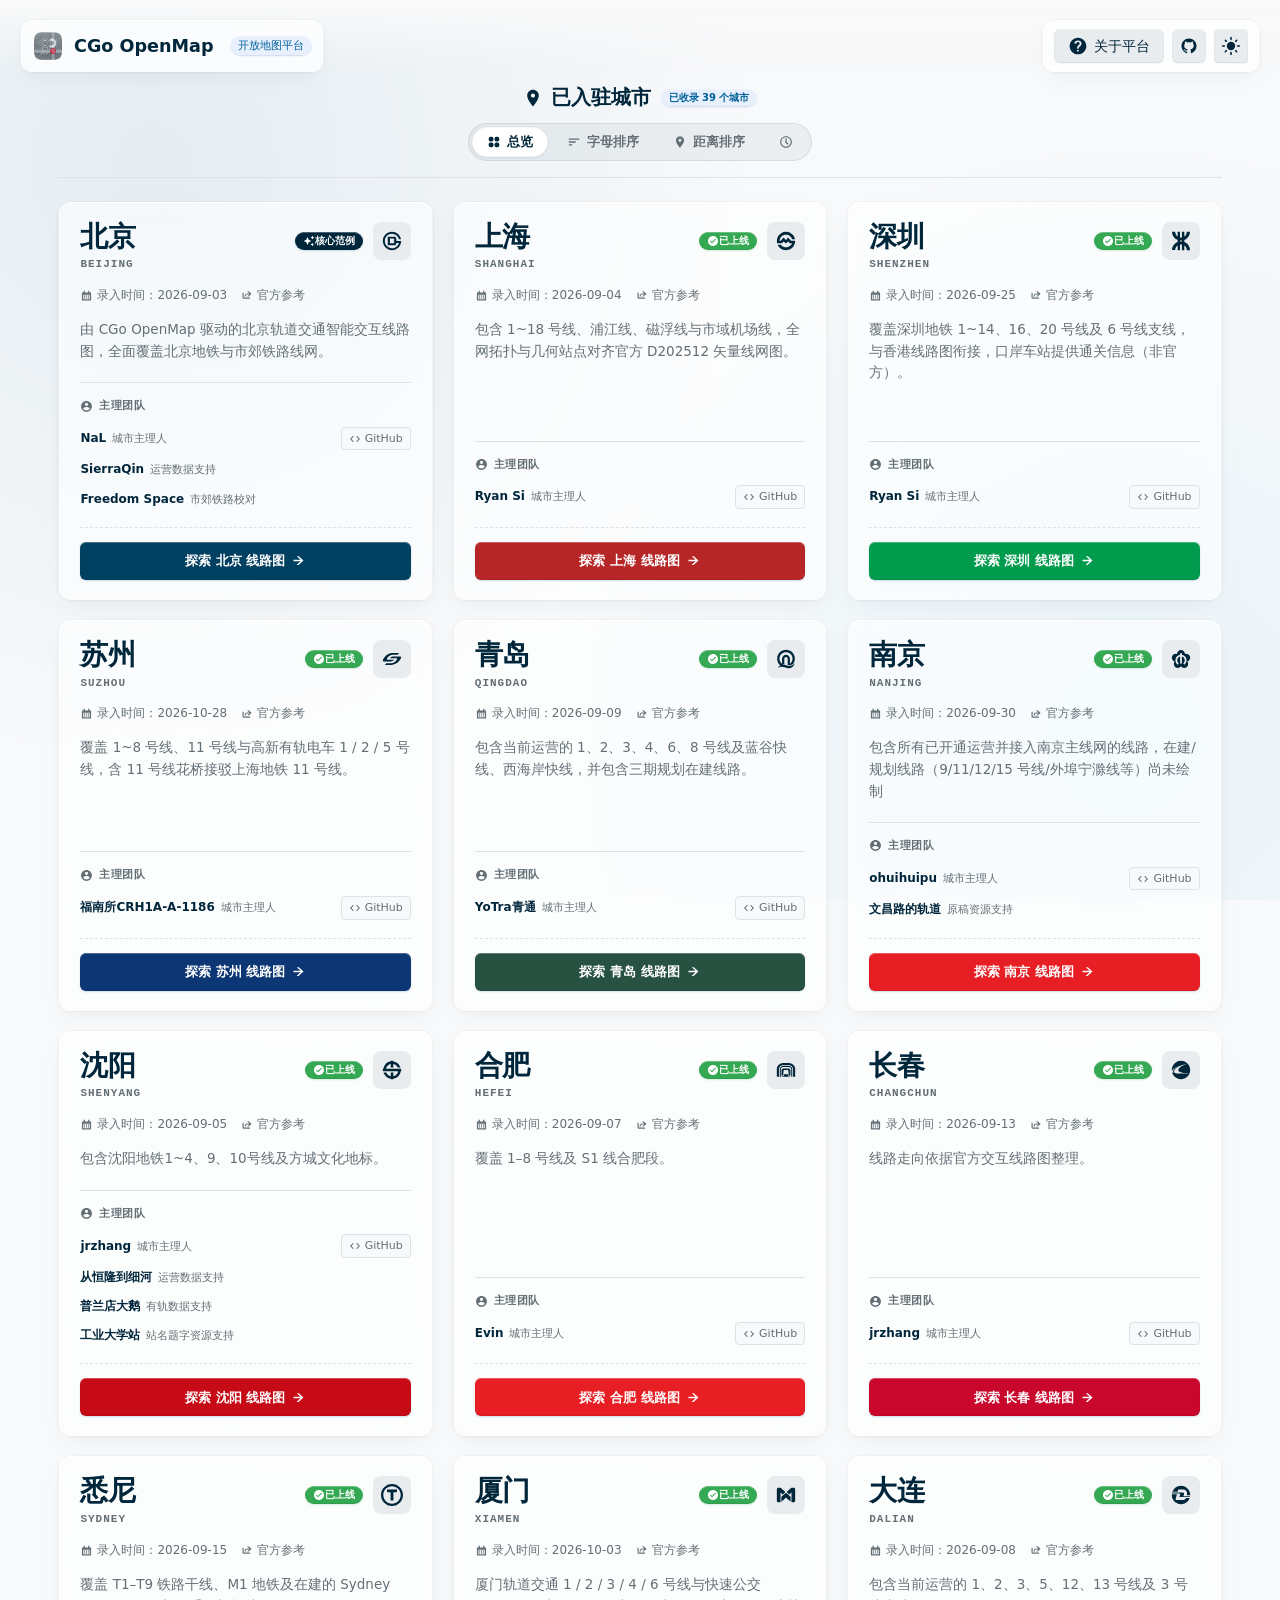
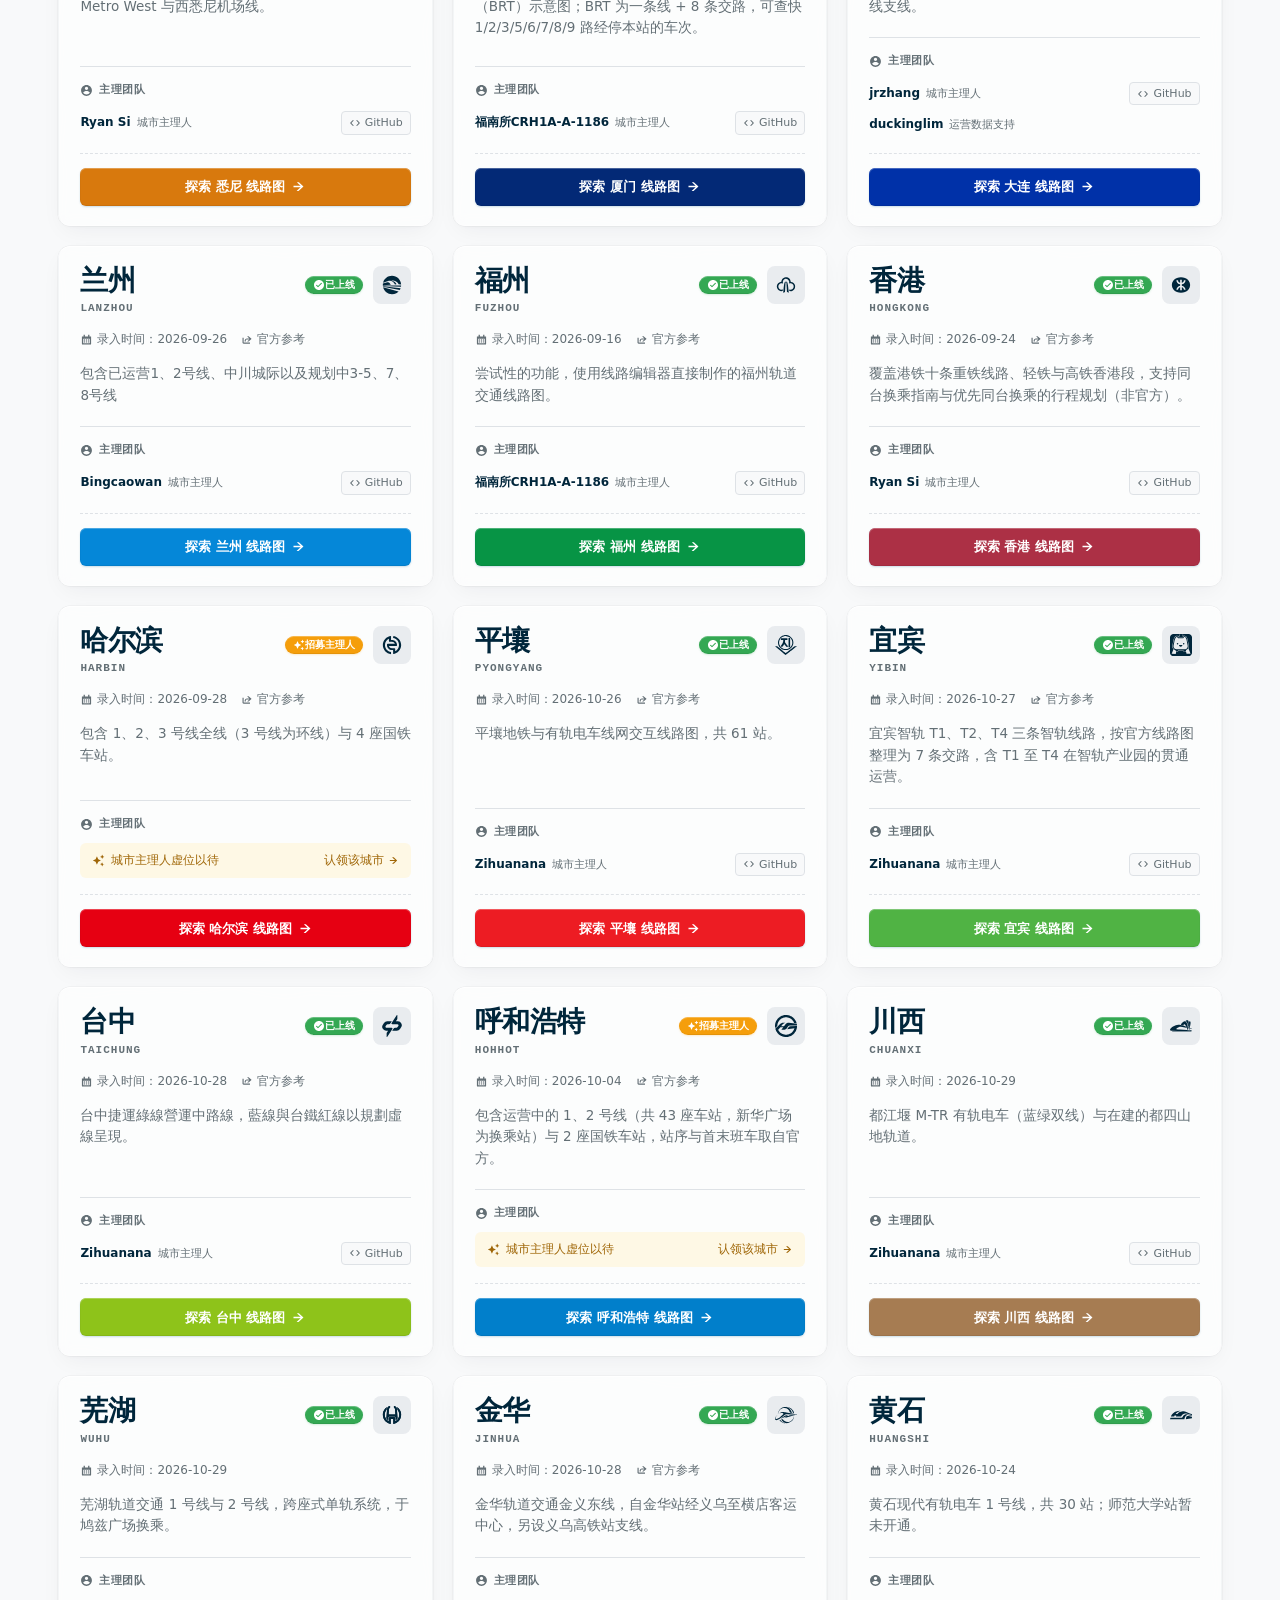
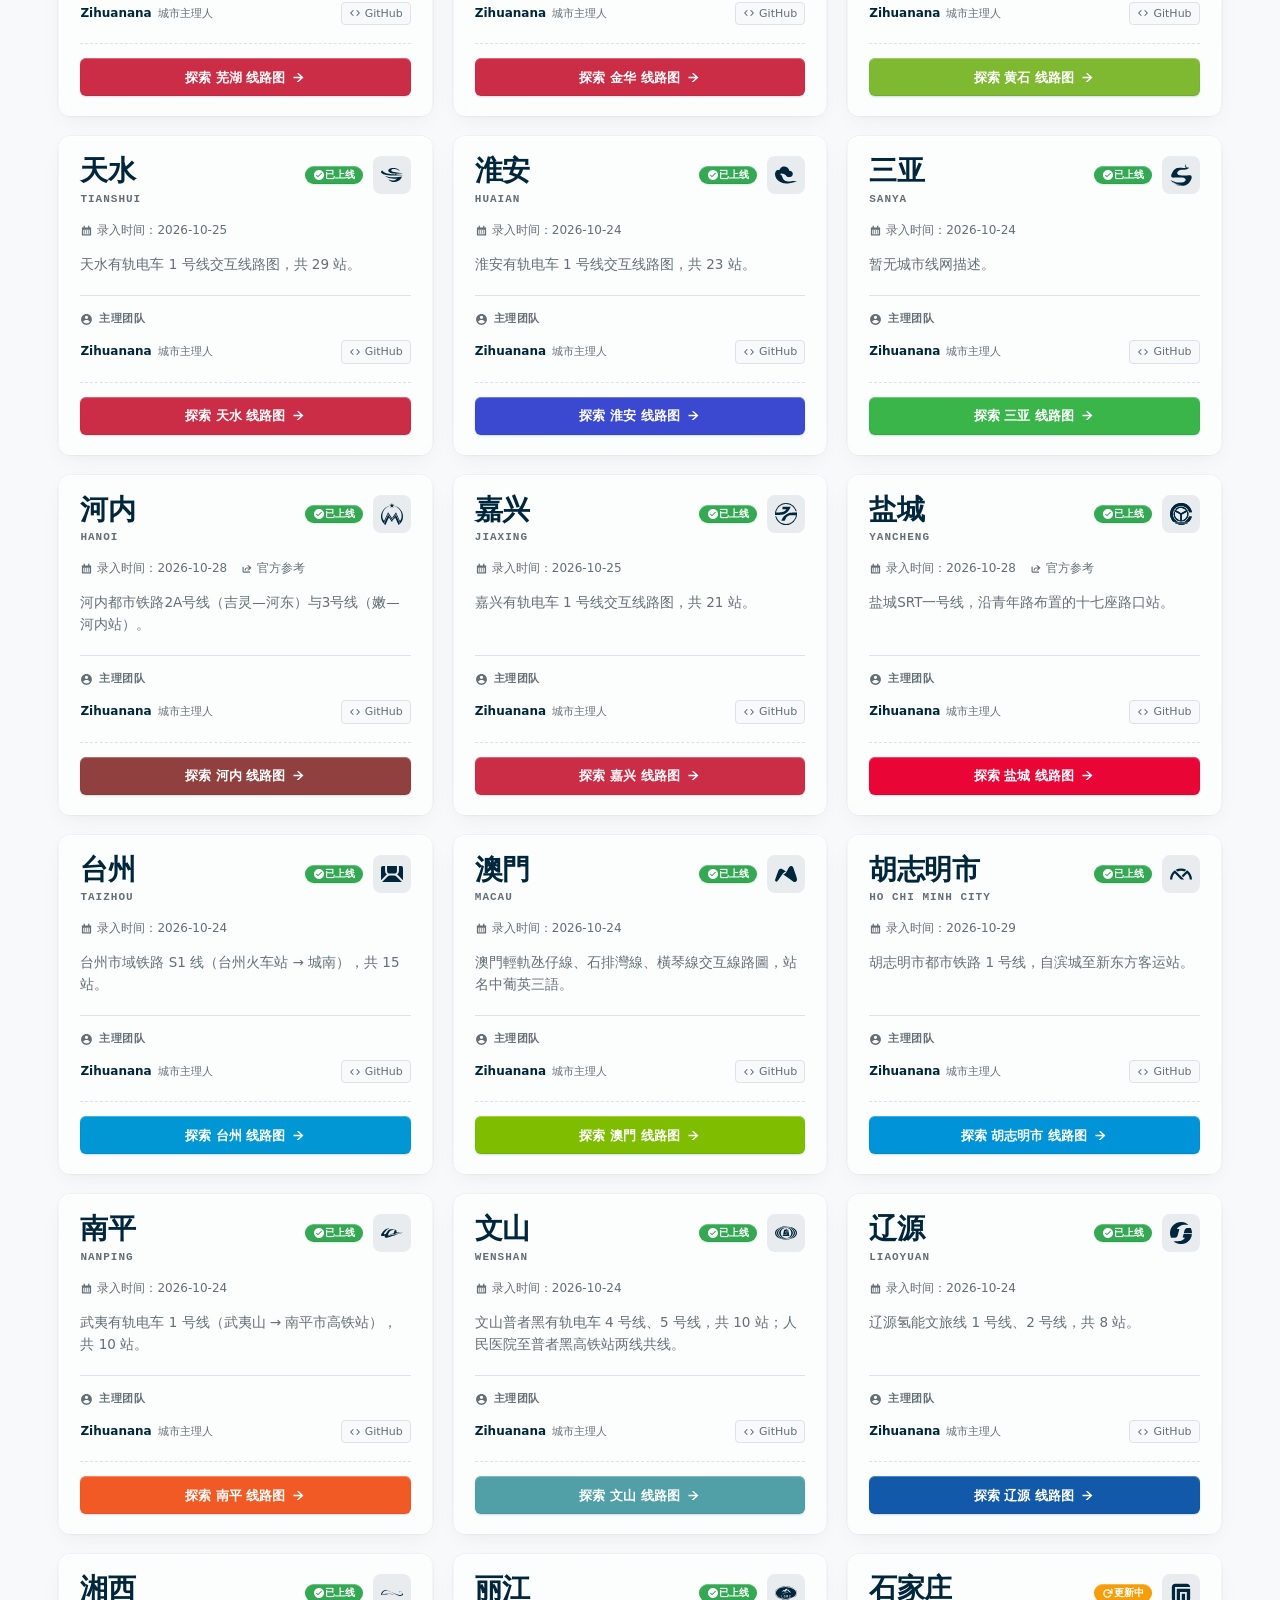
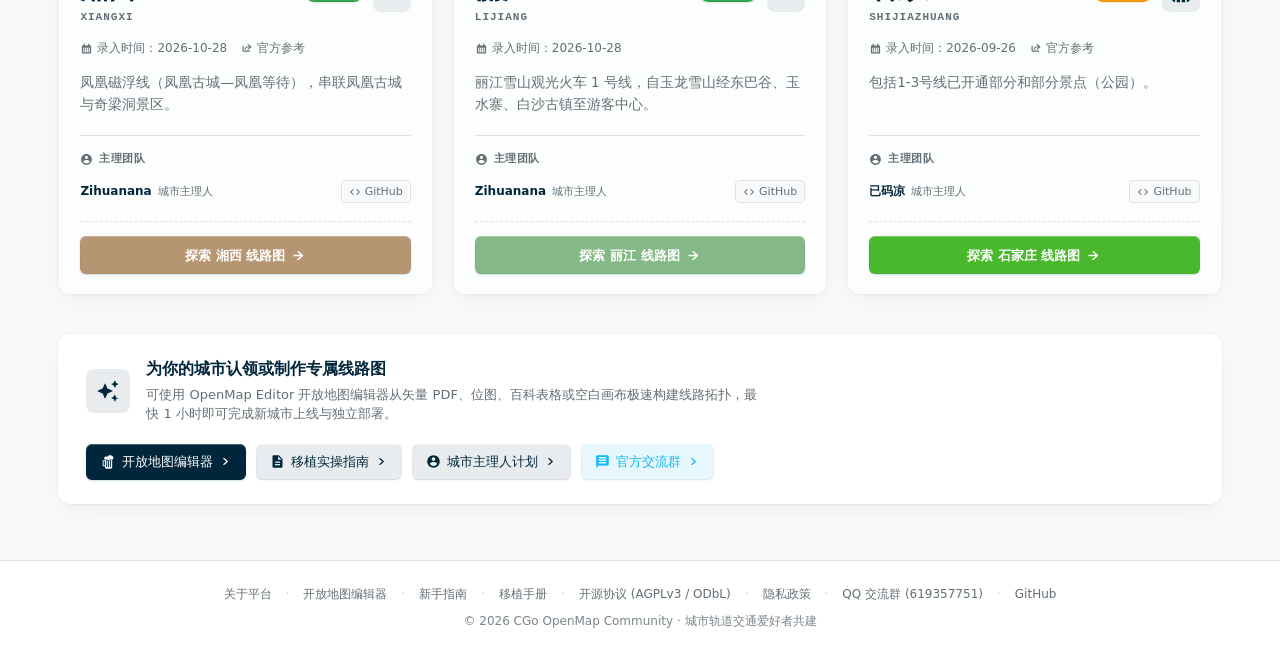
<file: index.html>
<!DOCTYPE html>
<html lang="zh-CN" glass-mode="liquid" header-mode="floating" bg-mode="gradient">

<head>
    <script>
        (function () {
            // 1. 全局深浅色主题同步
            var t = localStorage.getItem('app-theme') || localStorage.getItem('cgo-theme');
            if (t) document.documentElement.setAttribute('data-theme', t);

            // 2. 彻底清理历史全局无前缀污染键，杜绝跨项目混用打架
            try {
                localStorage.removeItem('cgo_header_mode');
                localStorage.removeItem('root_cgo_header_mode');
                localStorage.removeItem('main_cgo_header_mode');
            } catch (e) { }

            // 3. 页面特性严格由页面自身决定：index.html 门户专属双岛浮动标题栏
            var pageKey = 'openmap_index_header_mode';
            var hm = localStorage.getItem(pageKey) || 'floating';
            document.documentElement.setAttribute('header-mode', hm);

            // 4. 液态玻璃与背景设置
            var gm = localStorage.getItem('cgo_glass_mode');
            if (gm) document.documentElement.setAttribute('glass-mode', gm);
            if (localStorage.getItem('cgo_tool_bg_enabled') === 'true') {
                document.documentElement.classList.add('has-custom-bg');
            }
        })();
    </script>
    <meta charset="UTF-8">
    <meta name="viewport" content="width=device-width, initial-scale=1.0, viewport-fit=cover">
    <meta name="color-scheme" content="light dark">
    <meta name="description" content="CGo OpenMap - 现代轻量开源城市轨道交通交互线路图开放平台。选择城市进入全景智能线网图。">
    <meta name="keywords" content="CGo OpenMap, 城市轨道交通, 地铁线路图, 开源地铁图, 地图开放平台">
    <link rel="shortcut icon" href="./assets/icons/favicon.ico">
    <link rel="apple-touch-icon" href="./assets/icons/mapicon2.png">
    <link rel="manifest" href="./manifest.json">
    <meta name="theme-color" content="#ffffff">
    <meta name="theme-color" media="(prefers-color-scheme: light)" content="#f8f9fa">
    <meta name="theme-color" media="(prefers-color-scheme: dark)" content="#1a1a1a">
    <meta name="mobile-web-app-capable" content="yes">
    <meta name="apple-mobile-web-app-capable" content="yes">
    <meta name="apple-mobile-web-app-status-bar-style" content="default">
    <meta name="apple-mobile-web-app-title" content="CGo开放地图">
    <meta name="application-name" content="CGo开放地图">
    <title>CGo OpenMap - 城市轨道交通线路图开放平台</title>

    <!-- CGoUI 核心 Web Components 脚本预加载 -->
    <link rel="modulepreload" href="core/cgo-ui.js?v=261123.131500">
    <script type="module" src="core/cgo-ui.js?v=261123.131500"></script>

    <!-- 仅引用本地 css/ 样式表以保证项目完全独立性 -->
    <link rel="stylesheet" href="css/cgo_clr.css?v=261123.131500">
    <link rel="stylesheet" href="css/cgo_element.css?v=261123.131500">
    <link rel="stylesheet" href="css/cgo_ui.css?v=261123.131500">
    <link rel="stylesheet" href="css/cgo_components.css?v=261123.131500">

    <style>
        html {
            height: auto;
            overflow-y: auto;
        }

        body.scrollable {
            overflow-x: hidden;
        }

        .header-sub-badge {
            margin-left: 6px;
            font-size: 11px;
            font-weight: 500;
        }

        /* 核心内容区约束（浮动标题栏避让留白与骨架已由 CGoUI .tool-container 全权接管） */
        .portal-content {
            max-width: min(1800px, 94vw);
            width: 100%;
            padding-bottom: 56px;
        }

        .section-headline {
            display: flex;
            flex-direction: column;
            align-items: center;
            justify-content: center;
            gap: 12px;
            margin-bottom: 24px;
            padding-bottom: 16px;
            border-bottom: 1px solid var(--border-color);
            text-align: center;
        }

        .section-title-group {
            display: flex;
            align-items: center;
            justify-content: center;
            gap: 10px;
        }

        .section-title {
            display: flex;
            align-items: center;
            gap: 8px;
            color: var(--text-main);
        }

        .section-title h2 {
            font-size: 20px;
            font-weight: 700;
            margin: 0;
        }

        /* 视图与排序切换器（第二行居中放置） */
        .view-switch-box {
            display: flex;
            align-items: center;
            justify-content: center;
        }

        .view-switch-box .tab-pill-group {
            padding: 3px;
            border-radius: var(--radius-full, 9999px);
        }

        .view-switch-box .tab-btn {
            border-radius: var(--radius-full, 9999px);
            padding: 5px 14px;
            font-size: 12.5px;
            font-weight: 600;
            cursor: pointer;
            transition: all 0.18s cubic-bezier(0.16, 1, 0.3, 1);
        }

        .view-switch-box .tab-btn.active {
            box-shadow: 0 1px 3px rgba(0, 0, 0, 0.08);
        }

        /* 字母、距离与最近浏览紧凑列表容器 */
        .city-alpha-container,
        .city-distance-container,
        .city-recent-container {
            display: flex;
            flex-direction: column;
            gap: 20px;
            margin-bottom: 40px;
        }

        /* 字母列表顶部快速检索条 */
        .alpha-quickbar {
            padding: 10px 16px;
            display: flex;
            align-items: center;
            justify-content: space-between;
            gap: 14px;
            flex-wrap: wrap;
            border-radius: var(--radius-md);
            border: 1px solid var(--border-color);
            background: var(--card-bg);
            box-shadow: 0 1px 3px rgba(0, 0, 0, 0.03);
            position: sticky;
            top: 72px;
            z-index: 100;
            backdrop-filter: blur(16px);
            -webkit-backdrop-filter: blur(16px);
        }

        .alpha-letter-nav {
            display: flex;
            align-items: center;
            gap: 4px;
            flex-wrap: wrap;
        }

        .alpha-nav-item {
            display: inline-flex;
            align-items: center;
            justify-content: center;
            min-width: 26px;
            height: 26px;
            padding: 0 5px;
            border-radius: var(--radius-xs);
            font-family: var(--font-mono);
            font-size: 12px;
            font-weight: 700;
            color: var(--text-light);
            background: transparent;
            border: 1px solid transparent;
            text-decoration: none;
            transition: all 0.15s ease;
            cursor: pointer;
        }

        .alpha-nav-item:hover {
            color: var(--primary-color);
            background: var(--btn-info-bg);
            border-color: var(--border-color);
        }

        .alpha-nav-item.active {
            color: #ffffff;
            background: var(--primary-color);
            border-color: var(--primary-color);
        }

        /* 字母检索栏右侧搜索框：全面遵循 CGoUI §5 标准 .search-input-wrapper 与 .form-control */
        .alpha-search-box {
            position: relative;
            min-width: 240px;
        }

        .alpha-search-box .search-icon {
            position: absolute;
            left: 10px;
            top: 50%;
            transform: translateY(-50%);
            color: var(--text-light);
            pointer-events: none;
            display: flex;
            align-items: center;
            z-index: 2;
        }

        .alpha-search-box .form-control {
            height: 32px;
            padding: 0 30px 0 32px;
            font-size: 12.5px;
            border-radius: var(--radius-sm, 6px);
        }

        .alpha-search-box .form-control::placeholder {
            color: var(--text-light);
            opacity: 0.75;
        }

        .alpha-search-box .search-clear-btn {
            z-index: 2;
        }

        /* 字母分组网格（多列并排压缩空间：一行显示 2~4 个字母） */
        .alpha-groups-list {
            display: grid;
            grid-template-columns: repeat(auto-fill, minmax(280px, 1fr));
            gap: 16px 20px;
            align-items: start;
        }

        .alpha-group {
            scroll-margin-top: 130px;
            display: flex;
            flex-direction: column;
        }

        .alpha-group-header {
            display: flex;
            align-items: center;
            gap: 8px;
            margin-bottom: 8px;
            padding-bottom: 4px;
            border-bottom: 1px solid var(--border-color);
        }

        .alpha-letter-badge {
            display: inline-flex;
            align-items: center;
            justify-content: center;
            width: 22px;
            height: 22px;
            border-radius: var(--radius-xs, 4px);
            background: var(--btn-info-bg);
            border: 1px solid var(--border-color);
            color: var(--primary-color);
            font-family: var(--font-mono);
            font-size: 12px;
            font-weight: 800;
        }

        [data-theme="dark"] .alpha-letter-badge {
            color: #60a5fa;
            background: rgba(255, 255, 255, 0.06);
        }

        .alpha-group-count {
            font-size: 11px;
            color: var(--text-light);
            font-weight: 500;
        }

        .alpha-group-items {
            display: flex;
            flex-direction: column;
            gap: 6px;
        }

        /* 多城市字母组：独立占满整行，内部城市在宽屏下横向多列网格展开；仅含1个城市的字母组则在同屏并排 */
        .alpha-group.alpha-group-multi {
            grid-column: 1 / -1;
        }

        .alpha-group.alpha-group-multi .alpha-group-items {
            display: grid;
            grid-template-columns: repeat(auto-fill, minmax(280px, 1fr));
            gap: 10px 16px;
        }

        /* 紧凑城市条目卡片 (高度极致压缩精炼) */
        .city-compact-item {
            padding: 7px 12px;
            border-radius: var(--radius-sm, 6px);
            text-decoration: none;
            color: inherit;
            display: flex;
            align-items: center;
            justify-content: space-between;
            gap: 10px;
            cursor: pointer;
            transition: transform 0.2s cubic-bezier(0.16, 1, 0.3, 1),
                box-shadow var(--glass-duration, 0.28s) var(--glass-easing, cubic-bezier(0.32, 0.72, 0, 1)),
                border-color 0.2s ease;
            min-height: 42px;
        }

        .city-compact-item:hover {
            transform: translateY(-2px);
            border-color: var(--primary-color);
        }

        .compact-main-info {
            display: flex;
            align-items: center;
            gap: 10px;
            min-width: 0;
            flex: 1;
        }

        .compact-emblem {
            width: 28px;
            height: 28px;
            border-radius: var(--radius-xs, 4px);
            background: var(--btn-info-bg);
            display: flex;
            align-items: center;
            justify-content: center;
            color: var(--primary-color);
            flex-shrink: 0;
            transition: all 0.2s ease;
        }

        [data-theme="dark"] .compact-emblem {
            color: #60a5fa;
        }

        .city-compact-item:hover .compact-emblem {
            background: var(--primary-color);
            color: #ffffff;
        }

        .compact-emblem svg {
            width: 16px;
            height: 16px;
            fill: currentColor;
            display: block;
            flex-shrink: 0;
        }

        .compact-text-box {
            display: flex;
            flex-direction: column;
            min-width: 0;
            flex: 1;
            justify-content: center;
            gap: 2px;
        }

        .compact-city-title {
            display: flex;
            align-items: baseline;
            gap: 6px;
            line-height: 1.25;
        }

        .compact-city-name {
            font-size: 14px;
            font-weight: 700;
            color: var(--text-main);
            letter-spacing: -0.2px;
        }

        .compact-city-code {
            font-family: var(--font-mono);
            font-size: 10.5px;
            color: var(--text-light);
            text-transform: uppercase;
            font-weight: 600;
            letter-spacing: 0.5px;
            opacity: 0.8;
        }

        .compact-meta-maintainer {
            font-size: 11px;
            color: var(--text-light);
            white-space: nowrap;
            overflow: hidden;
            text-overflow: ellipsis;
            line-height: 1.25;
            opacity: 0.85;
        }

        /* 紧凑条目独立第三行指标胶囊行 */
        .compact-badge-row {
            display: flex;
            align-items: center;
            margin-top: 2px;
        }

        .compact-action {
            flex-shrink: 0;
            display: flex;
            align-items: center;
        }

        /* 紧凑列表中的进入按钮：遵循 CGoUI .btn.btn-primary 标准实心彩色填充与液态玻璃反射微光 */
        .compact-enter-btn {
            height: 28px;
            padding: 0 10px;
            font-size: 11.5px;
            font-weight: 600;
            gap: 4px;
            flex-shrink: 0;
            box-shadow: 0 1px 3px rgba(0, 0, 0, 0.12);
        }

        .compact-enter-btn span {
            display: inline !important;
            color: #ffffff !important;
        }

        .compact-enter-arrow {
            transition: transform 0.2s cubic-bezier(0.16, 1, 0.3, 1);
        }

        .city-compact-item:hover .compact-enter-arrow {
            transform: translateX(3px);
        }

        /* 字母检索无结果空状态 */
        .alpha-empty-state {
            padding: 40px 20px;
            text-align: center;
            color: var(--text-light);
            font-size: 13.5px;
            display: flex;
            flex-direction: column;
            align-items: center;
            gap: 8px;
        }

        /* 距离与最近浏览紧凑条目元信息徽章 */
        .compact-meta-badge {
            display: inline-flex;
            align-items: center;
            gap: 3px;
            font-size: 11px;
            font-weight: 600;
            padding: 1px 7px;
            border-radius: var(--radius-full, 9999px);
            background: var(--btn-info-bg);
            color: var(--primary-color);
            flex-shrink: 0;
            line-height: 1.3;
        }

        [data-theme="dark"] .compact-meta-badge {
            color: #60a5fa;
            background: rgba(255, 255, 255, 0.08);
        }

        .compact-dist-badge {
            color: var(--primary-color);
        }

        [data-theme="dark"] .compact-dist-badge {
            color: #60a5fa;
        }

        .compact-time-badge {
            color: #059669;
        }

        [data-theme="dark"] .compact-time-badge {
            color: #34d399;
        }

        .distance-loc-info,
        .recent-bar-info {
            display: flex;
            align-items: center;
            gap: 10px;
            font-size: 13px;
            color: var(--text-main);
            font-weight: 500;
            flex-wrap: wrap;
        }

        .relocate-btn,
        .recent-clear-all-btn {
            height: 26px;
            padding: 0 8px;
            font-size: 11.5px;
            border-radius: var(--radius-xs, 4px);
            gap: 4px;
        }

        /* 距离列表紧凑网格 */
        .distance-items-grid {
            display: grid;
            grid-template-columns: repeat(auto-fill, minmax(280px, 1fr));
            gap: 10px 16px;
        }

        /* 定位状态卡片与脉冲动效 */
        .distance-state-box {
            padding: 40px 24px;
            border-radius: var(--radius-md, 8px);
            display: flex;
            flex-direction: column;
            align-items: center;
            justify-content: center;
            text-align: center;
            gap: 16px;
            position: relative;
            overflow: hidden;
        }

        .distance-loading-content,
        .distance-error-content {
            display: flex;
            flex-direction: column;
            align-items: center;
            gap: 12px;
            max-width: 480px;
            z-index: 1;
        }

        .distance-state-text h4 {
            margin: 0 0 6px 0;
            font-size: 16px;
            font-weight: 700;
            color: var(--text-main);
        }

        .distance-state-text p {
            margin: 0;
            font-size: 13px;
            color: var(--text-light);
            line-height: 1.5;
        }

        @keyframes locationPulse {

            0%,
            100% {
                transform: scale(1);
                opacity: 0.85;
            }

            50% {
                transform: scale(1.15);
                opacity: 1;
                color: var(--primary-color);
            }
        }

        .location-pulse-icon {
            animation: locationPulse 1.6s ease-in-out infinite;
            color: var(--primary-color);
        }

        .recent-group-badge {
            width: 22px;
            height: 22px;
        }

        @media (max-width: 640px) {
            .view-switch-box .tab-btn {
                padding: 5px 8px;
                font-size: 12px;
                gap: 3px;
            }
        }

        @media (max-width: 420px) {
            .view-switch-box .tab-pill-group {
                display: grid;
                grid-template-columns: repeat(2, 1fr);
                gap: 2px;
            }

            .view-switch-box .tab-btn {
                justify-content: center;
            }
        }

        /* 城市主体卡片网格 */
        .city-grid {
            display: grid;
            grid-template-columns: repeat(auto-fill, minmax(290px, 1fr));
            gap: 20px;
            margin-bottom: 40px;
        }

        /* 大气城市卡片：基于 CGoUI .glass-card 规范 */
        .city-card {
            padding: 20px 22px;
            text-decoration: none;
            color: inherit;
            display: flex;
            flex-direction: column;
            justify-content: space-between;
            cursor: pointer;
            margin-bottom: 0;
            transition: transform 0.25s cubic-bezier(0.32, 0.72, 0, 1),
                box-shadow var(--glass-duration, 0.28s) var(--glass-easing, cubic-bezier(0.32, 0.72, 0, 1));
        }

        .city-card:hover {
            transform: translateY(-4px);
        }

        .city-card-header {
            display: flex;
            align-items: flex-start;
            justify-content: space-between;
            gap: 12px;
            margin-bottom: 12px;
        }

        .city-identity {
            display: flex;
            flex-direction: column;
        }

        .city-name {
            font-size: 28px;
            font-weight: 800;
            color: var(--text-main);
            letter-spacing: -0.5px;
            line-height: 1.1;
            margin-bottom: 4px;
        }

        .city-code-tag {
            font-family: var(--font-mono);
            font-size: 11px;
            letter-spacing: 1px;
            color: var(--text-light);
            text-transform: uppercase;
            font-weight: 600;
        }

        .city-badges-box {
            display: flex;
            align-items: center;
            gap: 10px;
        }

        .city-emblem {
            width: 38px;
            height: 38px;
            border-radius: var(--radius-md);
            background: var(--btn-info-bg);
            display: flex;
            align-items: center;
            justify-content: center;
            color: var(--primary-color);
            transition: all 0.2s ease;
            flex-shrink: 0;
        }

        [data-theme="dark"] .city-emblem {
            color: #60a5fa;
        }

        .city-card:hover .city-emblem {
            background: var(--primary-color);
            color: #ffffff;
        }

        .city-emblem svg {
            width: 22px;
            height: 22px;
            fill: currentColor;
            display: block;
            flex-shrink: 0;
        }

        /* 城市元数据信息 */
        .city-meta {
            display: flex;
            align-items: center;
            gap: 14px;
            font-size: 12px;
            color: var(--text-light);
            margin-bottom: 14px;
            flex-wrap: wrap;
        }

        .city-meta-item {
            display: inline-flex;
            align-items: center;
            gap: 4px;
        }

        .city-meta-link {
            display: inline-flex;
            align-items: center;
            gap: 4px;
            color: var(--text-light);
            text-decoration: none;
            transition: color 0.15s ease;
        }

        .city-meta-link:hover {
            color: var(--primary-color);
            text-decoration: underline;
        }

        /* 城市说明 */
        .city-desc {
            font-size: 13.5px;
            color: var(--text-light);
            margin: 0 0 20px 0;
            flex-grow: 1;
        }

        /* 主理人板块 */
        .city-maintainers-box {
            border-top: 1px solid var(--border-color);
            padding-top: 14px;
            margin-bottom: 16px;
        }

        .maintainers-header {
            display: flex;
            align-items: center;
            gap: 6px;
            font-size: 11px;
            font-weight: 600;
            color: var(--text-light);
            text-transform: uppercase;
            letter-spacing: 0.5px;
            margin-bottom: 10px;
        }

        .maintainer-recruiting-bar {
            background: var(--warning-bg);
            color: var(--warning-text);
            border-radius: var(--radius-sm);
            padding: 8px 12px;
            display: flex;
            align-items: center;
            justify-content: space-between;
            gap: 8px;
            font-size: 12px;
            font-weight: 500;
        }

        .recruiting-tag {
            display: inline-flex;
            align-items: center;
            gap: 6px;
        }

        .maintainers-list {
            display: flex;
            flex-direction: column;
            gap: 6px;
        }

        .maintainer-item {
            display: flex;
            align-items: center;
            justify-content: space-between;
            font-size: 12px;
            padding: 2px 0;
        }

        .maintainer-profile {
            display: flex;
            align-items: baseline;
            gap: 6px;
        }

        .maintainer-name {
            font-weight: 600;
            color: var(--text-main);
        }

        .maintainer-role {
            font-size: 11px;
            color: var(--text-light);
        }

        .maintainer-gh {
            display: inline-flex;
            align-items: center;
            gap: 4px;
            font-size: 11px;
            color: var(--text-light);
            padding: 2px 7px;
            border-radius: var(--radius-xs);
            border: 1px solid var(--border-color);
            background: var(--bg-color);
            text-decoration: none;
            transition: all 0.15s ease;
        }

        .maintainer-gh:hover {
            border-color: var(--primary-color);
            color: var(--primary-color);
            background: var(--btn-info-bg);
        }

        /* 卡片底部操作 */
        .card-action {
            border-top: 1px dashed var(--border-color);
            padding-top: 14px;
            display: flex;
            width: 100%;
        }

        .btn-enter {
            width: 100%;
            height: 38px;
            font-size: 13px;
            font-weight: 600;
        }

        /* 强制确保卡片与横幅按钮文字始终可见，禁止隐藏文字标签 */
        .btn-enter span,
        .card-action .btn span,
        .port-banner-actions .btn span {
            display: inline !important;
        }

        .enter-arrow {
            transition: transform 0.2s ease;
        }

        .city-card:hover .enter-arrow {
            transform: translateX(4px);
        }

        /* 移植与共建横幅：基于 CGoUI .glass-card 规范 */
        .port-banner {
            padding: 24px 28px;
            display: flex;
            align-items: center;
            justify-content: space-between;
            gap: 20px;
            flex-wrap: wrap;
            margin-bottom: 0;
        }

        .port-banner-content {
            display: flex;
            align-items: center;
            gap: 16px;
            max-width: 680px;
        }

        .port-banner-icon {
            width: 44px;
            height: 44px;
            border-radius: var(--radius-md);
            background: var(--btn-info-bg);
            display: flex;
            align-items: center;
            justify-content: center;
            color: var(--primary-color);
            flex-shrink: 0;
        }

        .port-banner-info h3 {
            font-size: 16px;
            font-weight: 700;
            color: var(--text-main);
            margin: 0 0 4px 0;
        }

        .port-banner-info p {
            font-size: 13px;
            color: var(--text-light);
            line-height: 1.5;
            margin: 0;
        }

        .port-banner-actions {
            display: flex;
            align-items: center;
            gap: 10px;
            flex-wrap: wrap;
        }

        .port-banner-actions .btn {
            height: 36px;
            font-size: 13px;
            flex: 0 0 auto;
        }

        /* 响应式适配 (CGoUI 640px 唯一断点规范) */
        @media (max-width: 640px) {
            .section-headline {
                flex-direction: column;
                align-items: center;
                gap: 12px;
            }

            .view-switch-box {
                width: 100%;
                display: flex;
                justify-content: center;
            }

            .view-switch-box .tab-pill-group {
                width: 100%;
                max-width: 320px;
                display: flex;
            }

            .view-switch-box .tab-btn {
                flex: 1;
                justify-content: center;
            }

            .alpha-quickbar {
                position: static;
                flex-direction: column;
                align-items: stretch;
                gap: 10px;
                padding: 12px;
            }

            .alpha-letter-nav {
                justify-content: center;
            }

            .alpha-search-box {
                min-width: 100%;
                width: 100%;
            }

            .alpha-groups-list {
                grid-template-columns: 1fr;
                gap: 14px;
            }

            .city-grid {
                grid-template-columns: 1fr;
                gap: 16px;
            }

            .port-banner {
                flex-direction: column;
                align-items: flex-start;
                padding: 20px;
            }

            .port-banner-actions {
                width: 100%;
            }

            .port-banner-actions .btn {
                flex: 1 1 100%;
                min-width: max-content;
                padding: 0 14px;
            }

            .header-sub-badge {
                display: none;
            }
        }

        /* 页脚增强 */
        .portal-footer {
            padding: 24px 20px;
            text-align: center;
            background: var(--footer-bg);
            border-top: 1px solid var(--border-color);
            font-size: 12px;
            color: var(--text-light);
        }

        .footer-nav {
            display: flex;
            align-items: center;
            justify-content: center;
            gap: 14px;
            flex-wrap: wrap;
            margin-bottom: 8px;
        }

        .footer-nav a {
            color: var(--text-light);
            text-decoration: none;
            transition: color 0.15s ease;
        }

        .footer-nav a:hover {
            color: var(--primary-color);
            text-decoration: underline;
        }

        .footer-sep {
            opacity: 0.35;
        }

        .footer-copy {
            opacity: 0.85;
        }

        /* 移动端/异形屏顶部状态栏与信号栏保护层：
           ① 状态栏区（0 → env safe-area-inset-top）实色遮挡，内容不穿透信号栏
           ② 下方 16px 渐变淡出到透明，内容自然消融到信号栏后方
           var(--bg-color) 自动跟随深色模式，无需额外 dark 选择器 */
        .mobile-status-bar-fill {
            position: fixed;
            top: 0;
            left: 0;
            right: 0;
            height: calc(constant(safe-area-inset-top, 0px) + 16px);
            height: calc(env(safe-area-inset-top, 0px) + 16px);
            /* constant() 回退给旧版 iOS Safari */
            background: linear-gradient(to bottom,
                    var(--bg-color, #f8f9fa) constant(safe-area-inset-top, 0px),
                    transparent calc(constant(safe-area-inset-top, 0px) + 16px));
            /* 现代浏览器使用 env() */
            background: linear-gradient(to bottom,
                    var(--bg-color, #f8f9fa) env(safe-area-inset-top, 0px),
                    transparent calc(env(safe-area-inset-top, 0px) + 16px));
            z-index: 50001;
            pointer-events: none;
        }

        /* ---- 无障碍：本页不加载 css/style.css，以下与其「20. 无障碍」一节保持一致 ---- */
        :root {
            --focus-ring: #1a73e8;
            /* 对 #fff 4.51 / #f8f9fa 4.27 */
        }

        [data-theme="dark"] {
            --focus-ring: #8ab4f8;
            /* 对 #1a1a1a 8.26 / #1f2020 7.75 */
        }

        :where(a, button, input, select, textarea, summary, [tabindex], [role="button"], [role="tab"], [role="option"]):focus-visible {
            outline: 2px solid var(--focus-ring);
            outline-offset: 2px;
        }

        @media (prefers-reduced-motion: reduce) {

            *,
            *::before,
            *::after {
                animation-duration: 0.01ms !important;
                animation-delay: 0s !important;
                animation-iteration-count: 1 !important;
                transition-duration: 0.01ms !important;
                transition-delay: 0s !important;
                scroll-behavior: auto !important;
            }
        }

        :root {
            --info-text: #006098;
            /* 对 --info-bg #e8f0fe 5.86 */
            --warning-text: #9f6607;
            /* 对 --warning-bg≈#fff9e6 4.56 */
        }

        [data-theme="dark"] {
            --info-text: #0095ec;
            /* 对 --info-bg #1a2a3a 4.53 */
            --warning-text: #f59e0b;
            /* 沿用原值：对 --warning-bg≈#2d291a 6.77 */
        }

        /* 深色模式下 --info-color (#006098) 作文字只有 2.18:1，改用提亮的文字专用色 */
        .badge-info {
            color: var(--info-text);
        }

        .sr-only {
            position: absolute !important;
            width: 1px !important;
            height: 1px !important;
            margin: -1px !important;
            padding: 0 !important;
            overflow: hidden !important;
            clip: rect(0, 0, 0, 0) !important;
            clip-path: inset(50%) !important;
            white-space: nowrap !important;
            border: 0 !important;
        }

        .skip-link {
            position: fixed;
            top: 8px;
            left: 8px;
            z-index: 100000;
            padding: 8px 14px;
            border-radius: 6px;
            background: var(--card-bg);
            color: var(--text-main);
            font-size: 14px;
            font-weight: 600;
            text-decoration: none;
            box-shadow: 0 2px 10px rgba(0, 0, 0, 0.25);
            transform: translateY(-200%);
        }

        .skip-link:focus {
            transform: translateY(0);
        }
    </style>
</head>

<body class="scrollable">
    <a class="skip-link" href="#main-content">跳到城市列表</a>
    <!-- 移动端顶部状态栏/信号栏实色安全区保护层：遮挡页面滚动穿透内容，实心填充与背景同色 -->
    <div class="mobile-status-bar-fill" aria-hidden="true"></div>

    <!-- CGoUI 浮动双岛标题栏 -->
    <header class="tool-header">
        <div class="header-island header-island-left glass-surface">
            <div class="header-center">
                <div class="img-icon-wrapper header-logo-wrapper">
                    <img src="./assets/icons/mapicon.png" alt="" class="header-logo" loading="eager" decoding="async"
                        onload="this.classList.add('loaded');this.parentElement&&this.parentElement.classList.add('loaded');">
                    <cgo-icon name="sparkle" class="icon-placeholder"></cgo-icon>
                </div>
                <h1 class="sr-only">CGo OpenMap 城市轨道交通线路图开放平台</h1>
                <span class="app-title">CGo OpenMap</span>
                <span class="badge badge-info header-sub-badge">开放地图平台</span>
            </div>
        </div>

        <div class="header-island header-island-right glass-surface">
            <div class="header-right">
                <a href="./readme.html" class="btn btn-info" title="关于平台与开源说明">
                    <cgo-icon name="help"></cgo-icon>
                    <span>关于平台</span>
                </a>
                <a href="https://github.com/NokiaimuL/CGo-OpenMap" target="_blank" class="btn btn-info btn-icon-only"
                    title="GitHub 开源仓库" aria-label="GitHub 开源仓库">
                    <svg viewBox="0 0 24 24" width="18" height="18" fill="currentColor">
                        <path
                            d="M12 2C6.477 2 2 6.484 2 12.017c0 4.425 2.865 8.18 6.839 9.504.5.092.682-.217.682-.483 0-.237-.008-.868-.013-1.703-2.782.605-3.369-1.343-3.369-1.343-.454-1.158-1.11-1.466-1.11-1.466-.908-.62.069-.608.069-.608 1.003.07 1.53 1.032 1.53 1.032.892 1.53 2.341 1.088 2.91.832.092-.647.35-1.088.636-1.338-2.22-.253-4.555-1.113-4.555-4.951 0-1.093.39-1.988 1.029-2.688-.103-.253-.446-1.272.098-2.65 0 0 .84-.27 2.75 1.026A9.564 9.564 0 0112 6.844c.85.004 1.705.115 2.504.337 1.909-1.296 2.747-1.027 2.747-1.027.546 1.379.202 2.398.1 2.651.64.7 1.028 1.595 1.028 2.688 0 3.848-2.339 4.695-4.566 4.943.359.309.678.92.678 1.855 0 1.338-.012 2.419-.012 2.747 0 .268.18.58.688.482A10.019 10.019 0 0022 12.017C22 6.484 17.522 2 12 2z" />
                    </svg>
                </a>
                <cgo-theme-toggle></cgo-theme-toggle>
            </div>
        </div>
    </header>

    <!-- 主体页面：以城市为核心主体（采用 CGoUI 标准主容器 .tool-container） -->
    <main class="tool-container portal-content" id="main-content" tabindex="-1">
        <div class="section-headline">
            <div class="section-title-group">
                <div class="section-title">
                    <cgo-icon name="location" size="20"></cgo-icon>
                    <h2>已入驻城市</h2>
                </div>
                <span class="badge badge-info" id="city-count-badge">加载中...</span>
            </div>
            <div class="view-switch-box">
                <div class="tab-pill-group" role="tablist" aria-label="城市排序方式">
                    <button class="tab-btn active" id="view-mode-time" role="tab" aria-selected="true"
                        title="按录入时间排序（卡片视图）">
                        <cgo-icon name="view-grid" size="14"></cgo-icon>
                        <span>总览</span>
                    </button>
                    <button class="tab-btn" id="view-mode-alpha" role="tab" aria-selected="false"
                        title="按字母 A-Z 排序（紧凑列表）">
                        <cgo-icon name="sort" size="14"></cgo-icon>
                        <span>字母排序</span>
                    </button>
                    <button class="tab-btn" id="view-mode-distance" role="tab" aria-selected="false"
                        title="按距您由近到远排序（紧凑列表）">
                        <cgo-icon name="location" size="14"></cgo-icon>
                        <span>距离排序</span>
                    </button>
                    <button class="tab-btn" id="view-mode-recent" role="tab" aria-selected="false"
                        title="最近浏览过的城市（按时间区间分类）">
                        <cgo-icon name="time" size="14"></cgo-icon>
                    </button>
                </div>
            </div>
        </div>

        <!-- 城市展示视图 -->
        <div class="city-grid" id="city-grid"></div>
        <div class="city-alpha-container" id="city-alpha-container" style="display: none;"></div>
        <div class="city-distance-container" id="city-distance-container" style="display: none;"></div>
        <div class="city-recent-container" id="city-recent-container" style="display: none;"></div>

        <!-- 移植与贡献横幅 (Tier B 不可交互底板) -->
        <div class="port-banner glass-panel">
            <div class="liquid-glass-effect"></div>
            <div class="port-banner-content">
                <div class="port-banner-icon">
                    <cgo-icon name="sparkle" size="24"></cgo-icon>
                </div>
                <div class="port-banner-info">
                    <h3>为你的城市认领或制作专属线路图</h3>
                    <p>可使用 OpenMap Editor 开放地图编辑器从矢量 PDF、位图、百科表格或空白画布极速构建线路拓扑，最快 1 小时即可完成新城市上线与独立部署。</p>
                </div>
            </div>
            <div class="port-banner-actions">
                <a href="./editor/" target="_blank" class="btn btn-primary" title="进入 OpenMap Editor 开放地图编辑器">
                    <cgo-icon name="drunk" size="16"></cgo-icon>
                    <span>开放地图编辑器</span>
                    <cgo-icon name="chevron-right" size="13"></cgo-icon>
                </a>
                <a href="./PORTING.md" target="_blank" class="btn btn-info">
                    <cgo-icon name="file" size="15"></cgo-icon>
                    <span>移植实操指南</span>
                    <cgo-icon name="chevron-right" size="13"></cgo-icon>
                </a>
                <a href="./CONTRIBUTING.md" target="_blank" class="btn btn-info">
                    <cgo-icon name="user" size="15"></cgo-icon>
                    <span>城市主理人计划</span>
                    <cgo-icon name="chevron-right" size="13"></cgo-icon>
                </a>
                <a href="https://qm.qq.com/q/nHfgBDS68o" target="_blank" class="btn btn-info"
                    style="background: rgba(18, 183, 245, 0.1); border-color: #12b7f5; color: #12b7f5;"
                    title="加入官方 QQ 交流群 (619357751)">
                    <cgo-icon name="chat" size="15"></cgo-icon>
                    <span>官方交流群</span>
                    <cgo-icon name="chevron-right" size="13"></cgo-icon>
                </a>
            </div>
        </div>
    </main>

    <!-- CGoUI 标准页脚 -->
    <footer class="portal-footer">
        <div class="footer-nav">
            <a href="./readme.html">关于平台</a>
            <span class="footer-sep">·</span>
            <a href="./editor/">开放地图编辑器</a>
            <span class="footer-sep">·</span>
            <a href="./QUICKSTART.md" target="_blank">新手指南</a>
            <span class="footer-sep">·</span>
            <a href="./PORTING.md" target="_blank">移植手册</a>
            <span class="footer-sep">·</span>
            <a href="./LICENSE" target="_blank">开源协议 (AGPLv3 / ODbL)</a>
            <span class="footer-sep">·</span>
            <a href="./privacy.html">隐私政策</a>
            <span class="footer-sep">·</span>
            <a href="https://qm.qq.com/q/nHfgBDS68o" target="_blank">QQ 交流群 (619357751)</a>
            <span class="footer-sep">·</span>
            <a href="https://github.com/NokiaimuL/CGo-OpenMap" target="_blank">GitHub</a>
        </div>
        <div class="footer-copy">
            &copy; 2026 CGo OpenMap Community · 城市轨道交通爱好者共建
        </div>
    </footer>

    <!-- 脚本加载 -->
    <script src="city/data.js?v=261123.131500"></script>
    <script src="core/tool-theme.js?v=261123.131500"></script>
    <script src="core/portal-data.js?v=261123.131500"></script>
    <script src="core/portal-view.js?v=261123.131500"></script>

    <!-- 离线 Service Worker 注册 -->
    <script>
        if ('serviceWorker' in navigator) {
            window.addEventListener('load', function () {
                navigator.serviceWorker.register('./sw.js')
                    .then(function (reg) {
                        reg.update().catch(function () { });
                        var triggerPrecache = function () {
                            if (navigator.serviceWorker.controller) {
                                navigator.serviceWorker.controller.postMessage({ type: 'PRECACHE_REMAINING' });
                            }
                        };
                        if ('requestIdleCallback' in window) {
                            window.requestIdleCallback(triggerPrecache, { timeout: 3000 });
                        } else {
                            setTimeout(triggerPrecache, 1500);
                        }
                    })
                    .catch(function () { });
            });
            var hadController = Boolean(navigator.serviceWorker.controller);
            navigator.serviceWorker.addEventListener('controllerchange', function () {
                if (!hadController) { hadController = true; return; }
                if (window.CGO && typeof window.CGO.showToast === 'function') {
                    window.CGO.showToast('已更新，刷新后生效', 'info');
                }
            });
        }
    </script>

    <!-- 硬件加速 SVG 折射滤镜定义（液态玻璃标准物理折射） -->
    <svg style="position: absolute; width: 0; height: 0; overflow: hidden;" aria-hidden="true">
        <defs>
            <filter id="glass-distortion" x="0%" y="0%" width="100%" height="100%" filterUnits="objectBoundingBox"
                color-interpolation-filters="sRGB">
                <feTurbulence type="fractalNoise" baseFrequency="0.02 0.02" numOctaves="1" result="noise" />
                <feDisplacementMap in="SourceGraphic" in2="noise" scale="20" xChannelSelector="R"
                    yChannelSelector="G" />
            </filter>
        </defs>
    </svg>
</body>

</html>
</file>
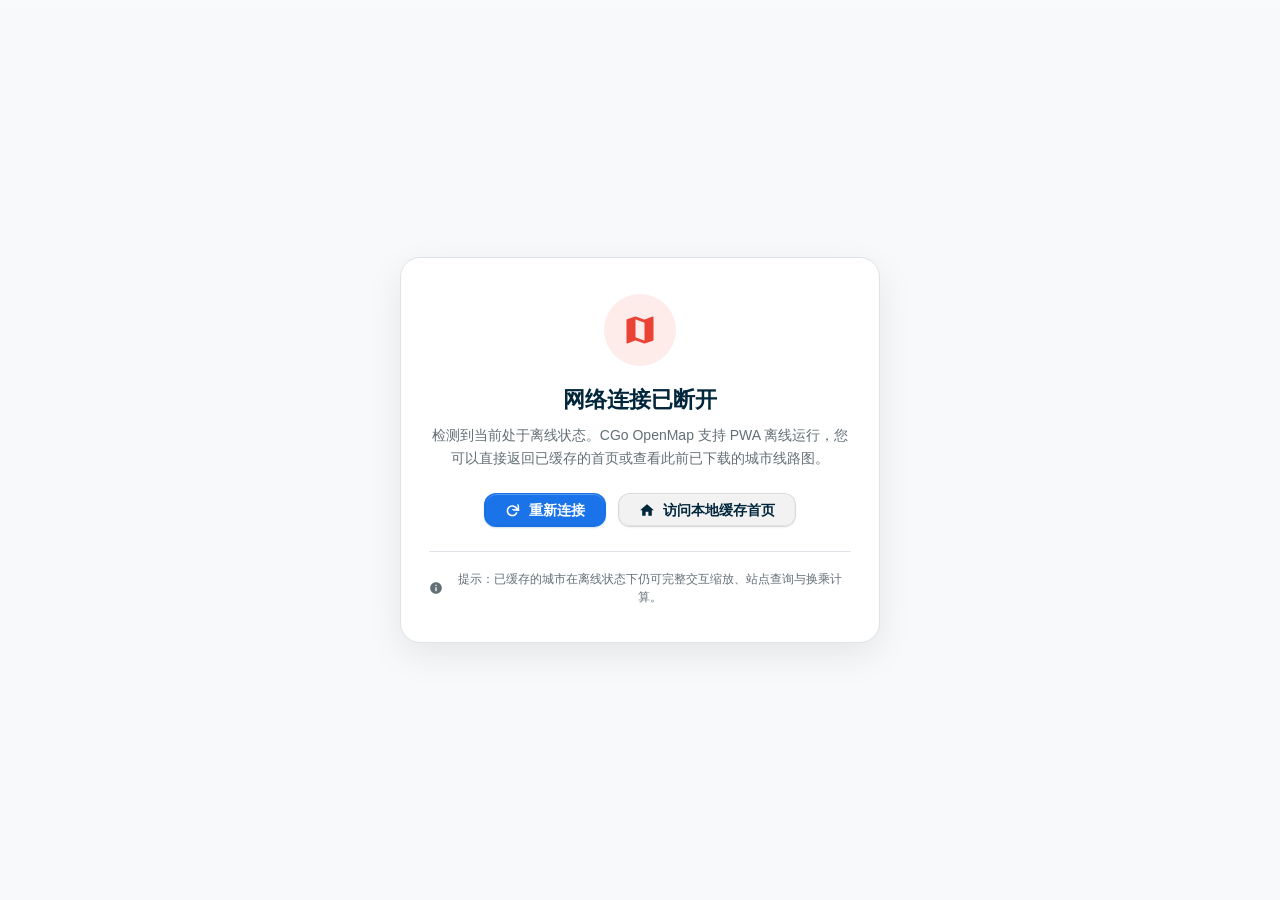
<file: offline.html>
<!DOCTYPE html>
<html lang="zh-CN" glass-mode="liquid" header-mode="floating">

<head>
    <script>
        (function () {
            // 全局深浅色主题同步
            var t = localStorage.getItem('app-theme') || localStorage.getItem('cgo-theme');
            if (t) document.documentElement.setAttribute('data-theme', t);

            var pageKey = 'openmap_offline_header_mode';
            var hm = localStorage.getItem(pageKey) || 'floating';
            document.documentElement.setAttribute('header-mode', hm);

            var gm = localStorage.getItem('cgo_glass_mode');
            if (gm) document.documentElement.setAttribute('glass-mode', gm);
        })();
    </script>
    <meta charset="UTF-8">
    <meta name="viewport" content="width=device-width, initial-scale=1.0, viewport-fit=cover">
    <meta name="color-scheme" content="light dark">
    <title>离线模式 - CGo OpenMap 线路图开放平台</title>
    <link rel="shortcut icon" href="./assets/icons/favicon.ico">
    <link rel="apple-touch-icon" href="./assets/icons/mapicon2.png">
    <link rel="manifest" href="./manifest.json">
    <meta name="theme-color" content="#ffffff">
    <meta name="mobile-web-app-capable" content="yes">
    <meta name="apple-mobile-web-app-capable" content="yes">
    <meta name="apple-mobile-web-app-status-bar-style" content="default">
    <meta name="apple-mobile-web-app-title" content="CGo开放地图">

    <link rel="modulepreload" href="core/cgo-ui.js?v=261123.131500">
    <link rel="stylesheet" href="css/cgo_clr.css?v=261123.131500">
    <link rel="stylesheet" href="css/cgo_element.css?v=261123.131500">
    <link rel="stylesheet" href="css/cgo_ui.css?v=261123.131500">
    <link rel="stylesheet" href="css/cgo_components.css?v=261123.131500">
    <script type="module" src="core/cgo-ui.js?v=261123.131500"></script>
    <script src="city/data.js?v=261123.131500"></script>

    <style>
        body {
            min-height: 100dvh;
            display: flex;
            flex-direction: column;
            align-items: center;
            justify-content: center;
            padding: 24px 16px;
            box-sizing: border-box;
            background-color: var(--bg-color, #f8f9fa);
            color: var(--text-main, #1f2328);
            font-family: -apple-system, BlinkMacSystemFont, "Segoe UI", Roboto, "Helvetica Neue", Arial, sans-serif;
            margin: 0;
        }

        .offline-card {
            width: 100%;
            max-width: 480px;
            background: var(--card-bg, #ffffff);
            border-radius: 20px;
            padding: 36px 28px;
            box-shadow: 0 12px 36px rgba(0, 0, 0, 0.08);
            text-align: center;
            backdrop-filter: blur(20px);
            border: 1px solid var(--border-color, rgba(0, 0, 0, 0.08));
        }

        [data-theme="dark"] body {
            background-color: #121212;
            color: #e6edf3;
        }

        [data-theme="dark"] .offline-card {
            background: rgba(30, 30, 30, 0.85);
            border-color: rgba(255, 255, 255, 0.1);
            box-shadow: 0 12px 36px rgba(0, 0, 0, 0.35);
        }

        .offline-icon {
            width: 72px;
            height: 72px;
            margin: 0 auto 20px;
            border-radius: 50%;
            background: rgba(234, 67, 53, 0.1);
            color: #ea4335;
            display: flex;
            align-items: center;
            justify-content: center;
        }

        .offline-icon svg {
            width: 36px;
            height: 36px;
            stroke-width: 2;
        }

        .offline-title {
            font-size: 22px;
            font-weight: 700;
            margin: 0 0 10px;
        }

        .offline-desc {
            font-size: 14px;
            line-height: 1.6;
            color: var(--text-secondary, #656d76);
            margin: 0 0 24px;
        }

        [data-theme="dark"] .offline-desc {
            color: #8b949e;
        }

        .offline-actions {
            display: flex;
            gap: 12px;
            justify-content: center;
            flex-wrap: wrap;
        }

        .btn {
            display: inline-flex;
            align-items: center;
            justify-content: center;
            gap: 8px;
            padding: 10px 20px;
            border-radius: 12px;
            font-size: 14px;
            font-weight: 600;
            cursor: pointer;
            text-decoration: none;
            transition: all 0.2s cubic-bezier(0.2, 0, 0, 1);
            border: 1px solid transparent;
        }

        .btn-primary {
            background: #1a73e8;
            color: #ffffff;
        }

        .btn-primary:hover {
            background: #1557b0;
            transform: translateY(-1px);
        }

        .btn-secondary {
            background: rgba(0, 0, 0, 0.05);
            color: inherit;
            border-color: rgba(0, 0, 0, 0.1);
        }

        [data-theme="dark"] .btn-secondary {
            background: rgba(255, 255, 255, 0.08);
            border-color: rgba(255, 255, 255, 0.15);
        }

        .btn-secondary:hover {
            background: rgba(0, 0, 0, 0.08);
            transform: translateY(-1px);
        }

        .offline-tips {
            margin-top: 24px;
            padding-top: 18px;
            border-top: 1px solid var(--border-color, rgba(0, 0, 0, 0.08));
            font-size: 12px;
            color: var(--text-secondary, #656d76);
            line-height: 1.5;
            display: flex;
            align-items: center;
            justify-content: center;
            gap: 6px;
        }

        .cached-cities-card {
            margin-top: 22px;
            text-align: left;
            background: rgba(0, 0, 0, 0.025);
            border-radius: 14px;
            padding: 14px 16px;
            border: 1px solid var(--border-color, rgba(0, 0, 0, 0.06));
        }

        [data-theme="dark"] .cached-cities-card {
            background: rgba(255, 255, 255, 0.04);
            border-color: rgba(255, 255, 255, 0.08);
        }

        .cached-cities-header {
            display: flex;
            align-items: center;
            gap: 6px;
            font-size: 13px;
            font-weight: 600;
            margin-bottom: 10px;
            color: var(--text-main, #1f2328);
        }

        [data-theme="dark"] .cached-cities-header {
            color: #e6edf3;
        }

        .cached-cities-grid {
            display: grid;
            grid-template-columns: repeat(auto-fill, minmax(110px, 1fr));
            gap: 8px;
        }

        .cached-city-btn {
            display: flex;
            align-items: center;
            justify-content: space-between;
            padding: 8px 12px;
            border-radius: 10px;
            background: var(--card-bg, #ffffff);
            border: 1px solid var(--border-color, rgba(0, 0, 0, 0.08));
            color: inherit;
            text-decoration: none;
            font-size: 13px;
            font-weight: 500;
            transition: transform 0.15s ease, box-shadow 0.15s ease;
        }

        [data-theme="dark"] .cached-city-btn {
            background: rgba(45, 45, 45, 0.8);
            border-color: rgba(255, 255, 255, 0.1);
        }

        .cached-city-btn:hover {
            transform: translateY(-1px);
            box-shadow: 0 4px 12px rgba(0, 0, 0, 0.08);
        }

        .cached-city-left {
            display: flex;
            align-items: center;
            gap: 6px;
        }

        .city-badge-dot {
            width: 8px;
            height: 8px;
            border-radius: 50%;
            flex-shrink: 0;
        }

        .reconnect-toast {
            position: fixed;
            top: 24px;
            left: 50%;
            transform: translateX(-50%);
            background: #1f883d;
            color: #ffffff;
            padding: 10px 20px;
            border-radius: 999px;
            font-size: 13px;
            font-weight: 600;
            display: flex;
            align-items: center;
            gap: 8px;
            box-shadow: 0 8px 24px rgba(0, 0, 0, 0.18);
            z-index: 9999;
            animation: toastPop 0.3s cubic-bezier(0.2, 0, 0, 1);
        }

        @keyframes toastPop {
            from {
                opacity: 0;
                transform: translate(-50%, -10px);
            }

            to {
                opacity: 1;
                transform: translate(-50%, 0);
            }
        }
    </style>
</head>

<body>
    <div id="reconnectToast" class="reconnect-toast" style="display: none;">
        <cgo-icon name="check-circle" size="18"></cgo-icon>
        <span>网络已恢复，正在返回主界面...</span>
    </div>

    <div class="offline-card">
        <div class="offline-icon" aria-hidden="true">
            <cgo-icon name="map" size="36"></cgo-icon>
        </div>
        <h1 class="offline-title">网络连接已断开</h1>
        <p class="offline-desc">
            检测到当前处于离线状态。CGo OpenMap 支持 PWA 离线运行，您可以直接返回已缓存的首页或查看此前已下载的城市线路图。
        </p>

        <div class="offline-actions">
            <button class="btn btn-primary" onclick="retryConnection()" aria-label="尝试重新连接网络">
                <cgo-icon name="refresh" size="16"></cgo-icon>
                重新连接
            </button>
            <a href="./index.html" class="btn btn-secondary" aria-label="访问本地已缓存的首页">
                <cgo-icon name="home" size="16"></cgo-icon>
                访问本地缓存首页
            </a>
        </div>

        <div id="cachedCitiesContainer" class="cached-cities-card" style="display: none;">
            <div class="cached-cities-header">
                <cgo-icon name="location" size="14"></cgo-icon>
                <span>已离线就绪的城市（点击可直接进入）：</span>
            </div>
            <div id="cachedCitiesList" class="cached-cities-grid"></div>
            <div id="partialCitiesSection" style="display: none; margin-top: 10px; padding-top: 8px; border-top: 1px dashed var(--border-color, rgba(0,0,0,0.08)); font-size: 11px; color: var(--text-light, #64748b);">
                <span id="partialCitiesText"></span>
            </div>
        </div>

        <div class="offline-tips">
            <cgo-icon name="info" size="14"></cgo-icon>
            <span>提示：已缓存的城市在离线状态下仍可完整交互缩放、站点查询与换乘计算。</span>
        </div>
    </div>

    <script>
        function retryConnection() {
            if (navigator.onLine) {
                showOnlineToastAndRedirect();
            } else {
                fetch('./index.html', { method: 'HEAD', cache: 'no-store' })
                    .then(function () {
                        showOnlineToastAndRedirect();
                    })
                    .catch(function () {
                        alert('网络仍未恢复，请检查蜂窝数据或 Wi-Fi 连接。');
                    });
            }
        }

        function showOnlineToastAndRedirect() {
            var toast = document.getElementById('reconnectToast');
            if (toast) toast.style.display = 'flex';
            setTimeout(function () {
                var target = document.referrer && document.referrer.includes(window.location.host)
                    ? document.referrer
                    : './index.html';
                window.location.href = target;
            }, 600);
        }

        window.addEventListener('online', function () {
            showOnlineToastAndRedirect();
        });

        function normalizeUrlPath(url) {
            try {
                var u = new URL(url, window.location.href);
                return u.pathname.replace(/^\/+/, '').replace(/\/+$/, '');
            } catch (_) {
                return (url || '').split('?')[0].replace(/^\.?\/+/, '').replace(/\/+$/, '');
            }
        }

        async function detectCachedCities() {
            if (!('caches' in window)) return;
            try {
                var cacheNames = await caches.keys();
                var currentCacheName = cacheNames.find(function (n) {
                    return n.startsWith('cgo-openmap-');
                });
                if (!currentCacheName) return;
                var cache = await caches.open(currentCacheName);
                var requests = await cache.keys();

                var cachedPaths = new Set();
                requests.forEach(function (req) {
                    cachedPaths.add(normalizeUrlPath(req.url));
                });

                var registry = window.CITY_REGISTRY || {};
                var readyCities = [];
                var partialCities = [];

                Object.keys(registry).forEach(function (id) {
                    var reg = registry[id];
                    var folder = (reg.folder || ('./city/' + id)).replace(/^\.?\/+/, '').replace(/\/+$/, '');
                    var mainJs = (reg.mainLogic || (folder + '/' + id + '.js')).replace(/^\.?\/+/, '');
                    var stationsJs = folder + '/data_stations.js';
                    var linesJs = folder + '/data_lines.js';

                    var hasMain = cachedPaths.has(mainJs);
                    var hasStations = cachedPaths.has(stationsJs);
                    var hasLines = cachedPaths.has(linesJs);

                    // 离线可用性铁律：必须同时拥有核心业务脚本、车站数据与线路数据，方可确认离线就绪
                    if (hasMain && hasStations && hasLines) {
                        readyCities.push({
                            id: id,
                            name: reg.name || id,
                            color: reg.themeColor || '#1a73e8'
                        });
                    } else if (hasMain || hasStations || hasLines) {
                        partialCities.push(reg.name || id);
                    } else {
                        var hasAny = Array.from(cachedPaths).some(function (p) {
                            return p.indexOf(folder + '/') === 0;
                        });
                        if (hasAny) {
                            partialCities.push(reg.name || id);
                        }
                    }
                });

                var container = document.getElementById('cachedCitiesContainer');
                var list = document.getElementById('cachedCitiesList');
                var partialSection = document.getElementById('partialCitiesSection');
                var partialText = document.getElementById('partialCitiesText');

                if (readyCities.length > 0 || partialCities.length > 0) {
                    if (container && list) {
                        if (readyCities.length > 0) {
                            list.innerHTML = readyCities.map(function (c) {
                                return '<a href="./main.html?city=' + encodeURIComponent(c.id) + '" class="cached-city-btn" title="进入 ' + c.name + ' 离线地图">' +
                                    '<span class="cached-city-left">' +
                                    '<span class="city-badge-dot" style="background-color: ' + c.color + '"></span>' +
                                    '<span>' + c.name + '</span>' +
                                    '</span>' +
                                    '<cgo-icon name="chevron-right" size="12"></cgo-icon>' +
                                    '</a>';
                            }).join('');
                            list.style.display = 'grid';
                        } else {
                            list.innerHTML = '';
                            list.style.display = 'none';
                        }

                        if (partialSection && partialText) {
                            if (partialCities.length > 0) {
                                partialText.textContent = '缓存预热中（尚未完整）：' + partialCities.join('、');
                                partialSection.style.display = 'block';
                            } else {
                                partialSection.style.display = 'none';
                            }
                        }
                        container.style.display = 'block';
                    }
                } else if (container) {
                    container.style.display = 'none';
                }
            } catch (err) {
                console.warn('[Offline] 检测离线缓存城市异常:', err);
            }
        }

        if (document.readyState === 'loading') {
            document.addEventListener('DOMContentLoaded', detectCachedCities);
        } else {
            detectCachedCities();
        }
    </script>
</body>

</html>
</file>
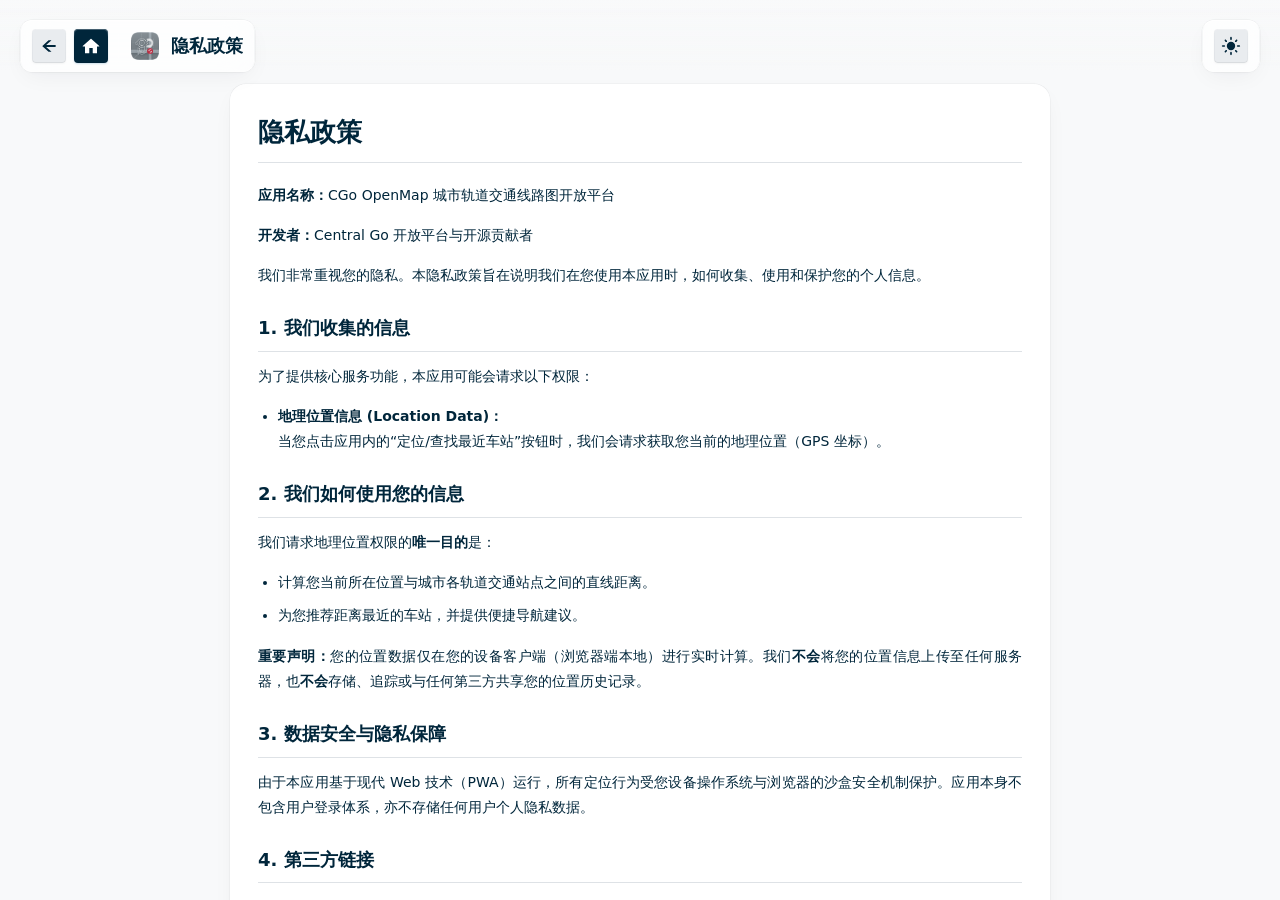
<file: privacy.html>
<!DOCTYPE html>
<html lang="zh-CN" glass-mode="liquid" header-mode="floating">

<head>
    <script>
        (function () {
            // 1. 全局深浅色主题同步
            var t = localStorage.getItem('app-theme') || localStorage.getItem('cgo-theme');
            if (t) document.documentElement.setAttribute('data-theme', t);

            // 2. 彻底清理历史全局无前缀污染键，杜绝跨项目混用打架
            try {
                localStorage.removeItem('cgo_header_mode');
                localStorage.removeItem('root_cgo_header_mode');
                localStorage.removeItem('main_cgo_header_mode');
            } catch (e) {}

            // 3. 页面特性严格由页面自身决定：privacy.html 专属双岛浮动标题栏
            var pageKey = 'openmap_privacy_header_mode';
            var hm = localStorage.getItem(pageKey) || 'floating';
            document.documentElement.setAttribute('header-mode', hm);

            // 4. 液态玻璃模式
            var gm = localStorage.getItem('cgo_glass_mode');
            if (gm) document.documentElement.setAttribute('glass-mode', gm);
        })();
    </script>
    <meta charset="UTF-8">
    <meta name="viewport"
        content="width=device-width, initial-scale=1.0, viewport-fit=cover">
    <meta name="color-scheme" content="light dark">
    <title>隐私政策 - CGo OpenMap 线路图开放平台</title>
    <link rel="shortcut icon" href="./assets/icons/favicon.ico">
    <link rel="apple-touch-icon" href="./assets/icons/mapicon2.png">

    <link rel="modulepreload" href="core/cgo-ui.js?v=261123.131500">
    <link rel="stylesheet" href="css/cgo_clr.css?v=261123.131500">
    <link rel="stylesheet" href="css/cgo_element.css?v=261123.131500">
    <link rel="stylesheet" href="css/cgo_ui.css?v=261123.131500">
    <link rel="stylesheet" href="css/cgo_components.css?v=261123.131500">
    <script type="module" src="core/cgo-ui.js?v=261123.131500"></script>

    <style>
        body {
            min-height: 100dvh;
            display: flex;
            flex-direction: column;
            overflow-y: auto;
            background-color: var(--bg-color);
            color: var(--text-main);
        }

        .article-content h1 {
            font-size: 26px;
            font-weight: 700;
            margin-bottom: 20px;
            padding-bottom: 12px;
            border-bottom: 1px solid var(--border-color);
            color: var(--text-main);
        }

        .article-content h2 {
            font-size: 18px;
            font-weight: 600;
            margin-top: 28px;
            margin-bottom: 12px;
            color: var(--primary-color);
        }

        .article-content p,
        .article-content li {
            line-height: 1.8;
            color: var(--text-main);
        }

        .article-content ul {
            padding-left: 20px;
            margin-bottom: 16px;
        }

        .article-content a {
            color: var(--primary-color);
            text-decoration: none;
        }

        .article-content a:hover {
            text-decoration: underline;
        }

        /* ---- 无障碍：本页不加载 css/style.css，以下与其「20. 无障碍」一节保持一致 ---- */
        :root {
            --focus-ring: #1a73e8; /* 对 #fff 4.51 / #f8f9fa 4.27 */
        }

        [data-theme="dark"] {
            --focus-ring: #8ab4f8; /* 对 #1a1a1a 8.26 / #1f2020 7.75 */
        }

        :where(a, button, input, select, textarea, summary, [tabindex], [role="button"], [role="tab"], [role="option"]):focus-visible {
            outline: 2px solid var(--focus-ring);
            outline-offset: 2px;
        }

        @media (prefers-reduced-motion: reduce) {

            *,
            *::before,
            *::after {
                animation-duration: 0.01ms !important;
                animation-delay: 0s !important;
                animation-iteration-count: 1 !important;
                transition-duration: 0.01ms !important;
                transition-delay: 0s !important;
                scroll-behavior: auto !important;
            }
        }
    </style>
</head>

<body>
    <!-- 移动端顶部状态栏/信号栏实色安全区保护层：遮挡页面滚动穿透内容 -->
    <div class="mobile-status-bar-fill" aria-hidden="true"></div>

    <!-- Header (CGoUI 悬浮双岛模式) -->
    <header class="tool-header">
        <div class="header-island header-island-left glass-surface">
            <div class="header-left">
                <button class="btn btn-info" onclick="history.back()" title="返回上一页">
                    <cgo-icon name="back"></cgo-icon>
                    <span>返回</span>
                </button>
                <a href="./main.html" class="btn btn-primary" title="前往线路图">
                    <cgo-icon name="home"></cgo-icon>
                    <span>线路图</span>
                </a>
            </div>
            <div class="header-island-divider" aria-hidden="true"></div>
            <div class="header-center">
                <div class="img-icon-wrapper header-logo-wrapper">
                    <img src="./assets/icons/mapicon.png" alt="Logo" class="header-logo" loading="lazy" decoding="async"
                        fetchpriority="low"
                        onload="this.classList.add('loaded');this.parentElement&&this.parentElement.classList.add('loaded');">
                    <cgo-icon name="sparkle" class="icon-placeholder"></cgo-icon>
                </div>
                <span class="app-title">隐私政策</span>
            </div>
        </div>

        <div class="header-island header-island-right glass-surface">
            <div class="header-right">
                <cgo-theme-toggle></cgo-theme-toggle>
            </div>
        </div>
    </header>

    <!-- Main Content Container -->
    <main class="tool-container"
        style="max-width: 860px; margin: 0 auto; padding-top: 80px; padding-bottom: 40px; box-sizing: border-box;">
        <article class="tool-card article-content glass-panel" style="padding: 32px 28px; border-radius: 16px;">
            <div class="liquid-glass-effect"></div>
            <h1>隐私政策</h1>
            <p><strong>应用名称：</strong>CGo OpenMap 城市轨道交通线路图开放平台</p>
            <p><strong>开发者：</strong>Central Go 开放平台与开源贡献者</p>

            <p>我们非常重视您的隐私。本隐私政策旨在说明我们在您使用本应用时，如何收集、使用和保护您的个人信息。</p>

            <h2>1. 我们收集的信息</h2>
            <p>为了提供核心服务功能，本应用可能会请求以下权限：</p>
            <ul>
                <li><strong>地理位置信息 (Location Data)：</strong>
                    <br>当您点击应用内的“定位/查找最近车站”按钮时，我们会请求获取您当前的地理位置（GPS 坐标）。
                </li>
            </ul>

            <h2>2. 我们如何使用您的信息</h2>
            <p>我们请求地理位置权限的<strong>唯一目的</strong>是：</p>
            <ul>
                <li>计算您当前所在位置与城市各轨道交通站点之间的直线距离。</li>
                <li>为您推荐距离最近的车站，并提供便捷导航建议。</li>
            </ul>
            <p><strong>重要声明：</strong>您的位置数据仅在您的设备客户端（浏览器端本地）进行实时计算。我们<strong>不会</strong>将您的位置信息上传至任何服务器，也<strong>不会</strong>存储、追踪或与任何第三方共享您的位置历史记录。
            </p>

            <h2>3. 数据安全与隐私保障</h2>
            <p>由于本应用基于现代 Web 技术（PWA）运行，所有定位行为受您设备操作系统与浏览器的沙盒安全机制保护。应用本身不包含用户登录体系，亦不存储任何用户个人隐私数据。</p>

            <h2>4. 第三方链接</h2>
            <p>本应用可能包含指向第三方服务（如高德地图导航、12306 官方票务等）的外链。当您点击这些链接离开本应用后，第三方服务的隐私政策将适用，建议您参阅相应网站的隐私说明。</p>

            <h2>5. 用户控制权</h2>
            <p>您可以随时在设备的“系统设置”或浏览器的“网站权限设置”中，撤销对本应用的地理位置授权。撤销后，除“查找最近车站”功能外，全图浏览、智能搜索、站点详情等核心功能均可正常使用。</p>

            <h2>6. 联系我们</h2>
            <p>如果您对本隐私政策或开源项目有任何疑问，请通过以下方式联系：</p>
            <p>电子邮件：<a href="mailto:centralgo@163.com">centralgo@163.com</a></p>

            <div class="update-date"
                style="color: var(--text-light); font-size: 0.88em; margin-top: 36px; padding-top: 14px; border-top: 1px solid var(--border-color);">
                最后更新日期：2026年9月</div>
        </article>
    </main>

</body>

</html>
</file>
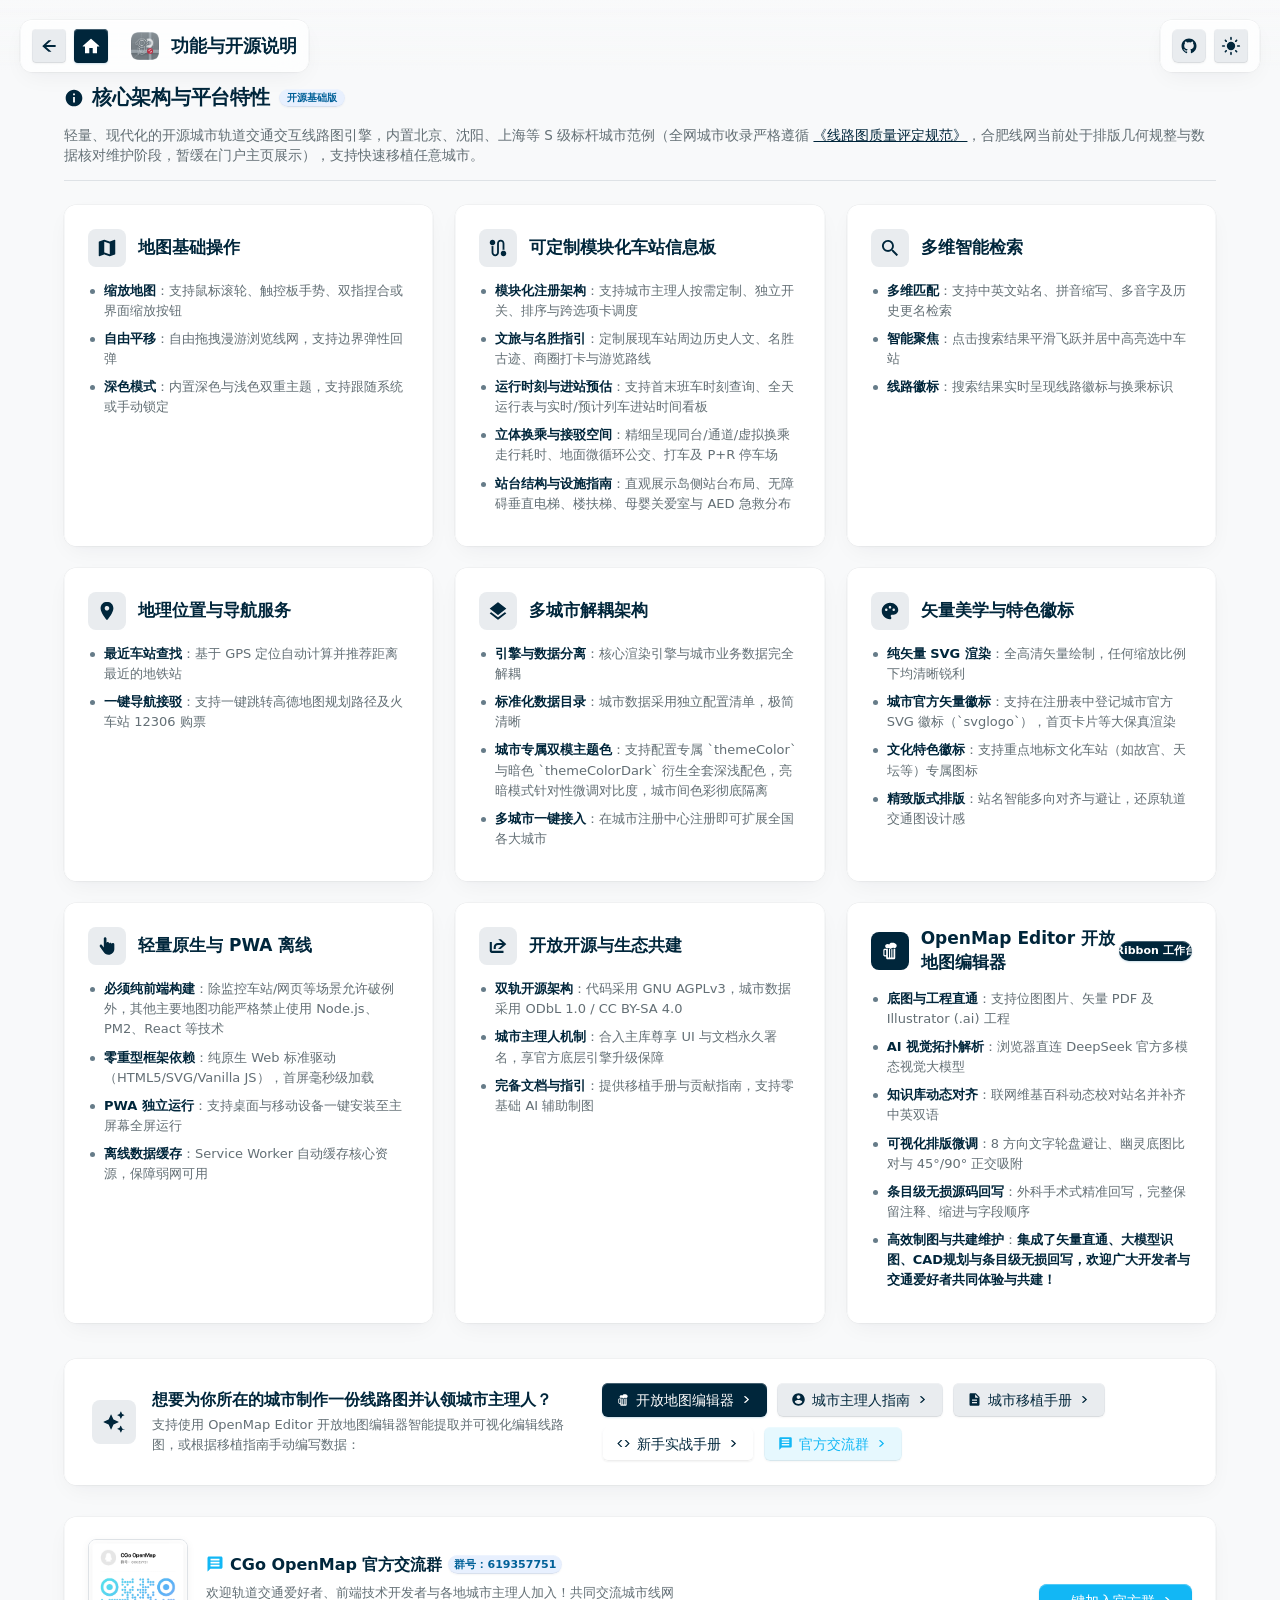
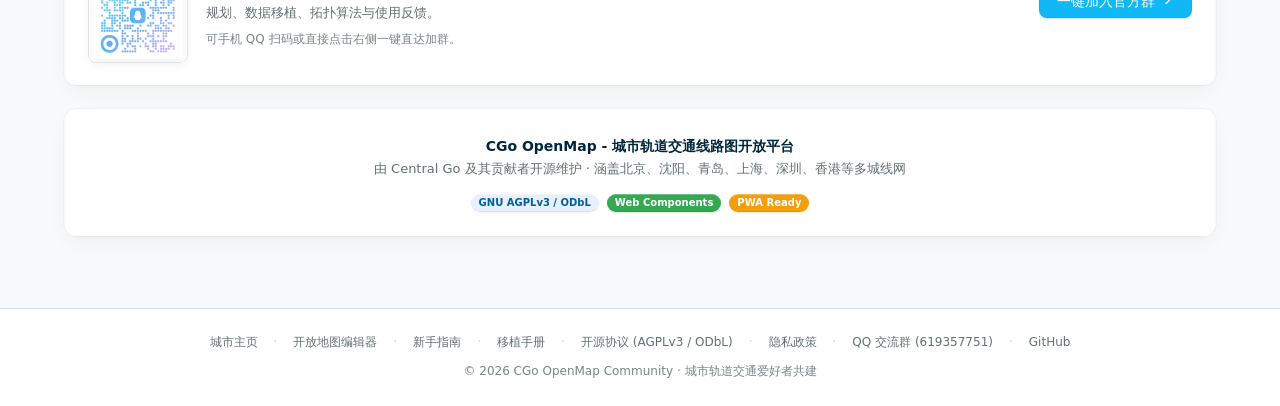
<file: readme.html>
<!DOCTYPE html>
<html lang="zh-CN" glass-mode="liquid" header-mode="floating">

<head>
    <meta charset="UTF-8">
    <meta name="viewport"
        content="width=device-width, initial-scale=1.0, viewport-fit=cover">
    <meta name="color-scheme" content="light dark">
    <meta name="description" content="CGo OpenMap 城市轨道交通线路图开放平台 - 平台架构、核心特性、交互说明与开源协议说明。">
    <link rel="shortcut icon" href="./assets/icons/favicon.ico">
    <link rel="apple-touch-icon" href="./assets/icons/mapicon2.png">
    <link rel="manifest" href="./manifest.json">
    <meta name="theme-color" media="(prefers-color-scheme: light)" content="#f8f9fa">
    <meta name="theme-color" media="(prefers-color-scheme: dark)" content="#1a1a1a">
    <title>功能与开源说明 - CGo OpenMap 线路图开放平台</title>

    <!-- Anti-Flicker 防闪烁主题脚本 -->
    <script>
        (function () {
            // 1. 全局深浅色主题同步
            var t = localStorage.getItem('app-theme') || localStorage.getItem('cgo-theme');
            if (t) document.documentElement.setAttribute('data-theme', t);

            // 2. 彻底清理历史全局无前缀污染键，杜绝跨项目混用打架
            try {
                localStorage.removeItem('cgo_header_mode');
                localStorage.removeItem('root_cgo_header_mode');
                localStorage.removeItem('main_cgo_header_mode');
            } catch (e) {}

            // 3. 页面特性严格由页面自身决定：readme.html 专属双岛浮动标题栏
            var pageKey = 'openmap_readme_header_mode';
            var hm = localStorage.getItem(pageKey) || 'floating';
            document.documentElement.setAttribute('header-mode', hm);

            // 4. 液态玻璃模式
            var gm = localStorage.getItem('cgo_glass_mode');
            if (gm) document.documentElement.setAttribute('glass-mode', gm);
        })();
    </script>

    <link rel="modulepreload" href="core/cgo-ui.js?v=261123.131500">
    <script type="module" src="core/cgo-ui.js?v=261123.131500"></script>
    <link rel="stylesheet" href="css/cgo_clr.css?v=261123.131500">
    <link rel="stylesheet" href="css/cgo_element.css?v=261123.131500">
    <link rel="stylesheet" href="css/cgo_ui.css?v=261123.131500">
    <link rel="stylesheet" href="css/cgo_components.css?v=261123.131500">

    <style>
        /* Web Components 未注册前优雅占位，防闪烁 */
        cgo-icon:not(:defined),
        cgo-theme-toggle:not(:defined) {
            display: inline-flex;
            align-items: center;
            justify-content: center;
            visibility: visible;
            opacity: 0.6;
        }

        cgo-theme-toggle {
            display: inline-flex;
            vertical-align: middle;
        }

        html {
            height: auto !important;
            overflow-x: hidden !important;
            overflow-y: auto !important;
        }

        body.scrollable {
            font-family: var(--font-sans);
            background-color: var(--bg-color);
            color: var(--text-main);
            line-height: 1.6;
            min-height: 100vh;
            display: flex;
            flex-direction: column;
            overflow-x: hidden !important;
            overflow-y: auto !important;
            margin: 0;
            transition: background-color 0.3s ease, color 0.3s ease;
        }

        /* 顶部导航标准统一 */
        .tool-header {
            box-sizing: border-box;
        }

        .header-left,
        .header-right {
            display: flex;
            align-items: center;
            gap: 8px;
        }

        .header-left .btn,
        .header-right .btn {
            height: 34px;
            display: inline-flex;
            align-items: center;
            gap: 6px;
            box-sizing: border-box;
        }

        .header-right .btn-icon-only {
            width: 34px;
            height: 34px;
            padding: 0;
            justify-content: center;
            flex-shrink: 0;
        }

        /* 主体布局架构 */
        .portal-main {
            flex: 1;
            display: flex;
            flex-direction: column;
            width: 100%;
        }

        .portal-content {
            max-width: 1200px;
            width: 100%;
            margin: 0 auto;
            padding: 24px 24px 56px;
            box-sizing: border-box;
            flex: 1;
        }

        /* 悬浮标题栏模式下内容顶部避让 */
        :root[header-mode="floating"] .portal-content {
            padding-top: calc(env(safe-area-inset-top, 0px) + 84px);
        }

        /* 章节标题区 */
        .section-headline {
            display: flex;
            align-items: flex-end;
            justify-content: space-between;
            flex-wrap: wrap;
            gap: 14px;
            margin-bottom: 24px;
            padding-bottom: 14px;
            border-bottom: 1px solid var(--border-color);
        }

        .section-title-group {
            display: flex;
            align-items: center;
            gap: 10px;
        }

        .section-title {
            display: flex;
            align-items: center;
            gap: 8px;
            color: var(--text-main);
        }

        .section-title h2 {
            font-size: 20px;
            font-weight: 700;
            letter-spacing: -0.3px;
            margin: 0;
        }

        .section-subtitle {
            font-size: 13.5px;
            color: var(--text-light);
            margin: 0;
            width: 100%;
            line-height: 1.5;
        }

        /* 特性卡片网格系统 */
        .features-grid {
            display: grid;
            grid-template-columns: repeat(auto-fill, minmax(350px, 1fr));
            gap: 22px;
            margin-bottom: 36px;
        }

        .feature-card {
            background-color: var(--card-bg);
            border: 1px solid var(--border-color);
            border-radius: var(--radius-lg);
            padding: 24px;
            box-shadow: var(--shadow-sm);
            transition: transform 0.22s ease, box-shadow 0.22s ease, border-color 0.22s ease;
            display: flex;
            flex-direction: column;
            justify-content: space-between;
        }

        .feature-card:hover {
            transform: translateY(-4px);
            border-color: var(--primary-color);
            box-shadow: var(--shadow-lg);
        }

        /* Liquid Glass Tier B 底板卡片体系 */
        :root[glass-mode="liquid"] .feature-card,
        :root[glass-mode="liquid"] .port-banner,
        :root[glass-mode="liquid"] .community-card,
        :root[glass-mode="liquid"] .meta-info-box {
            position: relative;
            background: transparent !important;
            border: none !important;
            border-radius: var(--radius-lg, 12px);
            box-shadow: var(--glass-shadow) !important;
            backdrop-filter: var(--glass-backdrop-blur-surface, blur(14px) saturate(135%));
            -webkit-backdrop-filter: var(--glass-backdrop-blur-surface, blur(14px) saturate(135%));
            overflow: hidden;
            isolation: isolate;
            cursor: default;
        }

        /* Tier B 严格禁止 hover 状态任何视觉或几何抖动 */
        :root[glass-mode="liquid"] .feature-card:hover,
        :root[glass-mode="liquid"] .port-banner:hover,
        :root[glass-mode="liquid"] .community-card:hover {
            box-shadow: var(--glass-shadow) !important;
            transform: none !important;
        }

        /* Tier B Layer 1：高不透明衬底 (0.82 固定) */
        :root[glass-mode="liquid"] .feature-card::after,
        :root[glass-mode="liquid"] .port-banner::after,
        :root[glass-mode="liquid"] .community-card::after,
        :root[glass-mode="liquid"] .meta-info-box::after {
            content: "";
            position: absolute;
            inset: 0;
            z-index: 0;
            border-radius: inherit;
            background: var(--glass-bg-panel, rgba(255, 255, 255, 0.82));
            pointer-events: none;
        }

        [data-theme="dark"]:root[glass-mode="liquid"] .feature-card::after,
        [data-theme="dark"]:root[glass-mode="liquid"] .port-banner::after,
        [data-theme="dark"]:root[glass-mode="liquid"] .community-card::after,
        [data-theme="dark"]:root[glass-mode="liquid"] .meta-info-box::after {
            background: var(--glass-bg-panel, rgba(31, 32, 34, 0.82));
        }

        /* Tier B hover 保持原色不变 */
        :root[glass-mode="liquid"] .feature-card:hover::after,
        :root[glass-mode="liquid"] .port-banner:hover::after,
        :root[glass-mode="liquid"] .community-card:hover::after {
            background: var(--glass-bg-panel, rgba(255, 255, 255, 0.82)) !important;
        }

        [data-theme="dark"]:root[glass-mode="liquid"] .feature-card:hover::after,
        [data-theme="dark"]:root[glass-mode="liquid"] .port-banner:hover::after,
        [data-theme="dark"]:root[glass-mode="liquid"] .community-card:hover::after {
            background: var(--glass-bg-panel, rgba(31, 32, 34, 0.82)) !important;
        }

        /* 液态玻璃双轴微光圈 */
        :root[glass-mode="liquid"] .feature-card::before,
        :root[glass-mode="liquid"] .port-banner::before,
        :root[glass-mode="liquid"] .community-card::before,
        :root[glass-mode="liquid"] .meta-info-box::before {
            content: "";
            position: absolute;
            inset: 0;
            border-radius: inherit;
            padding: 1px;
            background:
                linear-gradient(to right,
                    rgba(0, 38, 59, var(--lg-rim-dark, 0.04)) 0,
                    rgba(0, 0, 0, 0) var(--lg-rim-side, 4px),
                    rgba(0, 0, 0, 0) calc(100% - var(--lg-rim-side, 4px)),
                    rgba(0, 38, 59, var(--lg-rim-dark, 0.04)) 100%),
                linear-gradient(to bottom,
                    rgba(255, 255, 255, var(--lg-rim-lit, 0.95)) 0,
                    rgba(255, 255, 255, var(--lg-rim-lit, 0.95)) var(--lg-rim-hold, 1px),
                    rgba(255, 255, 255, 0) var(--lg-rim-fade, 12px),
                    rgba(255, 255, 255, 0) calc(100% - var(--lg-rim-fade, 12px)),
                    rgba(255, 255, 255, calc(var(--lg-rim-lit, 0.95) * 0.4)) calc(100% - var(--lg-rim-hold, 1px)),
                    rgba(255, 255, 255, calc(var(--lg-rim-lit, 0.95) * 0.4)) 100%);
            -webkit-mask: linear-gradient(#000 0 0) content-box, linear-gradient(#000 0 0);
            mask: linear-gradient(#000 0 0) content-box, linear-gradient(#000 0 0);
            -webkit-mask-composite: xor;
            mask-composite: exclude;
            pointer-events: none;
            z-index: 1;
        }

        :root[glass-mode="liquid"] .feature-card>*,
        :root[glass-mode="liquid"] .port-banner>*,
        :root[glass-mode="liquid"] .community-card>*,
        :root[glass-mode="liquid"] .meta-info-box>* {
            position: relative;
            z-index: 2;
        }

        .feature-card-header {
            display: flex;
            align-items: center;
            gap: 12px;
            margin-bottom: 14px;
        }

        .feature-emblem {
            width: 38px;
            height: 38px;
            border-radius: var(--radius-md);
            background: var(--btn-info-bg);
            display: flex;
            align-items: center;
            justify-content: center;
            color: var(--primary-color);
            transition: all 0.2s ease;
            flex-shrink: 0;
        }

        [data-theme="dark"] .feature-emblem {
            color: #60a5fa;
        }

        .feature-card:hover .feature-emblem {
            background: var(--primary-color);
            color: #ffffff;
        }

        .feature-title {
            font-size: 17px;
            font-weight: 700;
            color: var(--text-main);
            margin: 0;
        }

        .feature-list {
            list-style: none;
            padding: 0;
            margin: 0;
            flex: 1;
        }

        .feature-list li {
            position: relative;
            padding-left: 16px;
            margin-bottom: 8px;
            color: var(--text-light);
            font-size: 13px;
            line-height: 1.55;
        }

        .feature-list li strong {
            color: var(--text-main);
        }

        .feature-list li::before {
            content: "";
            position: absolute;
            left: 2px;
            top: 8px;
            width: 5px;
            height: 5px;
            border-radius: 50%;
            background: var(--primary-color);
            opacity: 0.6;
        }

        /* 呼吁横幅（统一与 index.html 的 port-banner 规范） */
        .port-banner {
            background: var(--card-bg);
            border: 1px solid var(--border-color);
            border-radius: var(--radius-lg);
            padding: 24px 28px;
            display: flex;
            align-items: center;
            justify-content: space-between;
            gap: 20px;
            box-shadow: var(--shadow-sm);
            margin-bottom: 32px;
        }

        .port-banner-content {
            display: flex;
            align-items: center;
            gap: 16px;
            max-width: 680px;
        }

        .port-banner-icon {
            width: 44px;
            height: 44px;
            border-radius: var(--radius-md);
            background: var(--btn-info-bg);
            display: flex;
            align-items: center;
            justify-content: center;
            color: var(--primary-color);
            flex-shrink: 0;
        }

        .port-banner-info h3 {
            font-size: 16px;
            font-weight: 700;
            color: var(--text-main);
            margin: 0 0 4px 0;
        }

        .port-banner-info p {
            font-size: 13px;
            color: var(--text-light);
            line-height: 1.5;
            margin: 0;
        }

        .port-banner-actions {
            display: flex;
            align-items: center;
            gap: 10px;
            flex-wrap: wrap;
        }

        /* 底部项目信息块 */
        .meta-info-box {
            text-align: center;
            padding: 24px 20px;
            border: 1px solid var(--border-color);
            border-radius: var(--radius-lg);
            background: var(--card-bg);
            margin-bottom: 16px;
            display: flex;
            flex-direction: column;
            align-items: center;
            gap: 12px;
        }

        .meta-info-text p {
            margin: 2px 0;
            font-size: 13px;
            color: var(--text-light);
        }

        .meta-info-text strong {
            color: var(--text-main);
            font-size: 14px;
        }

        .meta-badges {
            display: flex;
            align-items: center;
            justify-content: center;
            gap: 8px;
            flex-wrap: wrap;
        }

        /* 页脚规范统一 */
        .portal-footer {
            padding: 24px 20px;
            text-align: center;
            background: var(--footer-bg);
            border-top: 1px solid var(--border-color);
            font-size: 12px;
            color: var(--text-light);
        }

        .footer-nav {
            display: flex;
            align-items: center;
            justify-content: center;
            gap: 16px;
            margin-bottom: 10px;
            flex-wrap: wrap;
        }

        .footer-nav a {
            color: var(--text-light);
            text-decoration: none;
            transition: color 0.2s ease;
        }

        .footer-nav a:hover {
            color: var(--primary-color);
        }

        .footer-copyright p {
            margin: 4px 0;
        }

        .beian-info {
            display: inline-flex;
            align-items: center;
            gap: 4px;
        }

        .beian-icon {
            width: 14px;
            height: 14px;
        }

        .footer-sep {
            opacity: 0.35;
        }

        .footer-copy {
            opacity: 0.85;
        }

        /* 移动端/异形屏顶部状态栏保护层：状态栏区实色，下方渐变消融 */
        .mobile-status-bar-fill {
            position: fixed;
            top: 0;
            left: 0;
            right: 0;
            height: calc(constant(safe-area-inset-top, 0px) + 16px);
            height: calc(env(safe-area-inset-top, 0px) + 16px);
            background: linear-gradient(to bottom,
                    var(--bg-color, #f8f9fa) constant(safe-area-inset-top, 0px),
                    transparent calc(constant(safe-area-inset-top, 0px) + 16px));
            background: linear-gradient(to bottom,
                    var(--bg-color, #f8f9fa) env(safe-area-inset-top, 0px),
                    transparent calc(env(safe-area-inset-top, 0px) + 16px));
            z-index: 50001;
            pointer-events: none;
        }

        /* 官方社群交流卡片 */
        .community-card {
            background: var(--card-bg);
            border-radius: var(--radius-lg, 12px);
            border: 1px solid var(--border-color);
            padding: 22px 24px;
            margin-top: 20px;
            margin-bottom: 24px;
            display: flex;
            align-items: center;
            justify-content: space-between;
            gap: 20px;
            flex-wrap: wrap;
            box-shadow: var(--shadow-sm);
            transition: transform 0.22s ease, box-shadow 0.22s ease, border-color 0.22s ease;
        }

        .community-card:hover {
            transform: translateY(-2px);
            border-color: var(--primary-color);
            box-shadow: var(--shadow-md);
        }

        /* 响应式适配 (CGoUI 640px 唯一断点规范) */
        @media (max-width: 640px) {
            .portal-content {
                padding: 20px 16px 40px;
            }

            .features-grid {
                grid-template-columns: 1fr;
                gap: 16px;
            }

            .port-banner,
            .community-card {
                flex-direction: column;
                align-items: flex-start;
                padding: 20px;
            }

            .port-banner-actions {
                width: 100%;
                display: flex;
                flex-wrap: wrap;
                gap: 10px;
            }

            .port-banner-actions .btn {
                flex: 1 1 100%;
                min-width: max-content;
                padding: 0 14px !important;
                height: 36px;
                display: inline-flex !important;
                align-items: center;
                justify-content: center;
            }

            .port-banner-actions .btn span {
                display: inline !important;
            }
        }

        /* ---- 无障碍：本页不加载 css/style.css，以下与其「20. 无障碍」一节保持一致 ---- */
        :root {
            --focus-ring: #1a73e8; /* 对 #fff 4.51 / #f8f9fa 4.27 */
        }

        [data-theme="dark"] {
            --focus-ring: #8ab4f8; /* 对 #1a1a1a 8.26 / #1f2020 7.75 */
        }

        :where(a, button, input, select, textarea, summary, [tabindex], [role="button"], [role="tab"], [role="option"]):focus-visible {
            outline: 2px solid var(--focus-ring);
            outline-offset: 2px;
        }

        @media (prefers-reduced-motion: reduce) {

            *,
            *::before,
            *::after {
                animation-duration: 0.01ms !important;
                animation-delay: 0s !important;
                animation-iteration-count: 1 !important;
                transition-duration: 0.01ms !important;
                transition-delay: 0s !important;
                scroll-behavior: auto !important;
            }
        }
    </style>
</head>

<body class="scrollable">
    <!-- 移动端顶部状态栏/信号栏实色安全区保护层 -->
    <div class="mobile-status-bar-fill" aria-hidden="true"></div>

    <!-- CGoUI 悬浮双岛模式顶部导航 -->
    <header class="tool-header">
        <div class="header-island header-island-left glass-surface">
            <div class="header-left">
                <button class="btn btn-info" id="backBtn" title="返回上一页">
                    <cgo-icon name="back"></cgo-icon>
                    <span>返回</span>
                </button>
                <a href="./main.html" class="btn btn-primary" title="前往线路图">
                    <cgo-icon name="home"></cgo-icon>
                    <span>线路图</span>
                </a>
            </div>
            <div class="header-island-divider" aria-hidden="true"></div>
            <div class="header-center">
                <div class="img-icon-wrapper header-logo-wrapper">
                    <img src="./assets/icons/mapicon.png" alt="Logo" class="header-logo" loading="lazy" decoding="async"
                        fetchpriority="low"
                        onload="this.classList.add('loaded');this.parentElement&&this.parentElement.classList.add('loaded');">
                    <cgo-icon name="sparkle" class="icon-placeholder"></cgo-icon>
                </div>
                <span class="app-title">功能与开源说明</span>
            </div>
        </div>

        <div class="header-island header-island-right glass-surface">
            <div class="header-right">
                <a href="https://github.com/NokiaimuL/CGo-OpenMap" target="_blank" class="btn btn-info btn-icon-only"
                    title="GitHub 开源仓库" aria-label="GitHub 开源仓库">
                    <svg viewBox="0 0 24 24" width="18" height="18" fill="currentColor">
                        <path
                            d="M12 2C6.477 2 2 6.484 2 12.017c0 4.425 2.865 8.18 6.839 9.504.5.092.682-.217.682-.483 0-.237-.008-.868-.013-1.703-2.782.605-3.369-1.343-3.369-1.343-.454-1.158-1.11-1.466-1.11-1.466-.908-.62.069-.608.069-.608 1.003.07 1.53 1.032 1.53 1.032.892 1.53 2.341 1.088 2.91.832.092-.647.35-1.088.636-1.338-2.22-.253-4.555-1.113-4.555-4.951 0-1.093.39-1.988 1.029-2.688-.103-.253-.446-1.272.098-2.65 0 0 .84-.27 2.75 1.026A9.564 9.564 0 0112 6.844c.85.004 1.705.115 2.504.337 1.909-1.296 2.747-1.027 2.747-1.027.546 1.379.202 2.398.1 2.651.64.7 1.028 1.595 1.028 2.688 0 3.848-2.339 4.695-4.566 4.943.359.309.678.92.678 1.855 0 1.338-.012 2.419-.012 2.747 0 .268.18.58.688.482A10.019 10.019 0 0022 12.017C22 6.484 17.522 2 12 2z" />
                    </svg>
                </a>
                <cgo-theme-toggle></cgo-theme-toggle>
            </div>
        </div>
    </header>

    <!-- 说明页主体正文 -->
    <main class="portal-main">
        <section class="portal-content">
            <!-- 章节标题区 -->
            <div class="section-headline">
                <div class="section-title-group">
                    <div class="section-title">
                        <cgo-icon name="info" size="20"></cgo-icon>
                        <h2>核心架构与平台特性</h2>
                    </div>
                    <span class="badge badge-info">开源基础版</span>
                </div>
                <p class="section-subtitle">轻量、现代化的开源城市轨道交通交互线路图引擎，内置北京、沈阳、上海等 S 级标杆城市范例（全网城市收录严格遵循 <a href="./docs/QUALITY_STANDARDS.md" target="_blank" style="color:var(--primary-color, #0080bc);text-decoration:underline;">《线路图质量评定规范》</a>，合肥线网当前处于排版几何规整与数据核对维护阶段，暂缓在门户主页展示），支持快速移植任意城市。</p>
            </div>

            <!-- 八大核心特性卡片网格 -->
            <div class="features-grid">
                <div class="feature-card">
                    <div class="feature-card-header">
                        <div class="feature-emblem">
                            <cgo-icon name="map" size="22"></cgo-icon>
                        </div>
                        <h3 class="feature-title">地图基础操作</h3>
                    </div>
                    <ul class="feature-list">
                        <li><strong>缩放地图</strong>：支持鼠标滚轮、触控板手势、双指捏合或界面缩放按钮</li>
                        <li><strong>自由平移</strong>：自由拖拽漫游浏览线网，支持边界弹性回弹</li>
                        <li><strong>深色模式</strong>：内置深色与浅色双重主题，支持跟随系统或手动锁定</li>
                    </ul>
                </div>

                <div class="feature-card">
                    <div class="feature-card-header">
                        <div class="feature-emblem">
                            <cgo-icon name="route" size="22"></cgo-icon>
                        </div>
                        <h3 class="feature-title">可定制模块化车站信息板</h3>
                    </div>
                    <ul class="feature-list">
                        <li><strong>模块化注册架构</strong>：支持城市主理人按需定制、独立开关、排序与跨选项卡调度</li>
                        <li><strong>文旅与名胜指引</strong>：定制展现车站周边历史人文、名胜古迹、商圈打卡与游览路线</li>
                        <li><strong>运行时刻与进站预估</strong>：支持首末班车时刻查询、全天运行表与实时/预计列车进站时间看板</li>
                        <li><strong>立体换乘与接驳空间</strong>：精细呈现同台/通道/虚拟换乘走行耗时、地面微循环公交、打车及 P+R 停车场</li>
                        <li><strong>站台结构与设施指南</strong>：直观展示岛侧站台布局、无障碍垂直电梯、楼扶梯、母婴关爱室与 AED 急救分布</li>
                    </ul>
                </div>

                <div class="feature-card">
                    <div class="feature-card-header">
                        <div class="feature-emblem">
                            <cgo-icon name="search" size="22"></cgo-icon>
                        </div>
                        <h3 class="feature-title">多维智能检索</h3>
                    </div>
                    <ul class="feature-list">
                        <li><strong>多维匹配</strong>：支持中英文站名、拼音缩写、多音字及历史更名检索</li>
                        <li><strong>智能聚焦</strong>：点击搜索结果平滑飞跃并居中高亮选中车站</li>
                        <li><strong>线路徽标</strong>：搜索结果实时呈现线路徽标与换乘标识</li>
                    </ul>
                </div>

                <div class="feature-card">
                    <div class="feature-card-header">
                        <div class="feature-emblem">
                            <cgo-icon name="location" size="22"></cgo-icon>
                        </div>
                        <h3 class="feature-title">地理位置与导航服务</h3>
                    </div>
                    <ul class="feature-list">
                        <li><strong>最近车站查找</strong>：基于 GPS 定位自动计算并推荐距离最近的地铁站</li>
                        <li><strong>一键导航接驳</strong>：支持一键跳转高德地图规划路径及火车站 12306 购票</li>
                    </ul>
                </div>

                <div class="feature-card">
                    <div class="feature-card-header">
                        <div class="feature-emblem">
                            <cgo-icon name="layer" size="22"></cgo-icon>
                        </div>
                        <h3 class="feature-title">多城市解耦架构</h3>
                    </div>
                    <ul class="feature-list">
                        <li><strong>引擎与数据分离</strong>：核心渲染引擎与城市业务数据完全解耦</li>
                        <li><strong>标准化数据目录</strong>：城市数据采用独立配置清单，极简清晰</li>
                        <li><strong>城市专属双模主题色</strong>：支持配置专属 `themeColor` 与暗色 `themeColorDark` 衍生全套深浅配色，亮暗模式针对性微调对比度，城市间色彩彻底隔离</li>
                        <li><strong>多城市一键接入</strong>：在城市注册中心注册即可扩展全国各大城市</li>
                    </ul>
                </div>

                <div class="feature-card">
                    <div class="feature-card-header">
                        <div class="feature-emblem">
                            <cgo-icon name="palette" size="22"></cgo-icon>
                        </div>
                        <h3 class="feature-title">矢量美学与特色徽标</h3>
                    </div>
                    <ul class="feature-list">
                        <li><strong>纯矢量 SVG 渲染</strong>：全高清矢量绘制，任何缩放比例下均清晰锐利</li>
                        <li><strong>城市官方矢量徽标</strong>：支持在注册表中登记城市官方 SVG 徽标（`svglogo`），首页卡片等大保真渲染</li>
                        <li><strong>文化特色徽标</strong>：支持重点地标文化车站（如故宫、天坛等）专属图标</li>
                        <li><strong>精致版式排版</strong>：站名智能多向对齐与避让，还原轨道交通图设计感</li>
                    </ul>
                </div>

                <div class="feature-card">
                    <div class="feature-card-header">
                        <div class="feature-emblem">
                            <cgo-icon name="touch" size="22"></cgo-icon>
                        </div>
                        <h3 class="feature-title">轻量原生与 PWA 离线</h3>
                    </div>
                    <ul class="feature-list">
                        <li><strong>必须纯前端构建</strong>：除监控车站/网页等场景允许破例外，其他主要地图功能严格禁止使用 Node.js、PM2、React 等技术</li>
                        <li><strong>零重型框架依赖</strong>：纯原生 Web 标准驱动（HTML5/SVG/Vanilla JS），首屏毫秒级加载</li>
                        <li><strong>PWA 独立运行</strong>：支持桌面与移动设备一键安装至主屏幕全屏运行</li>
                        <li><strong>离线数据缓存</strong>：Service Worker 自动缓存核心资源，保障弱网可用</li>
                    </ul>
                </div>

                <div class="feature-card">
                    <div class="feature-card-header">
                        <div class="feature-emblem">
                            <cgo-icon name="external" size="22"></cgo-icon>
                        </div>
                        <h3 class="feature-title">开放开源与生态共建</h3>
                    </div>
                    <ul class="feature-list">
                        <li><strong>双轨开源架构</strong>：代码采用 GNU AGPLv3，城市数据采用 ODbL 1.0 / CC BY-SA 4.0</li>
                        <li><strong>城市主理人机制</strong>：合入主库尊享 UI 与文档永久署名，享官方底层引擎升级保障</li>
                        <li><strong>完备文档与指引</strong>：提供移植手册与贡献指南，支持零基础 AI 辅助制图</li>
                    </ul>
                </div>

                <div class="feature-card" style="border-color: var(--primary-color);">
                    <div class="feature-card-header">
                        <div class="feature-emblem" style="background: var(--primary-color); color: #fff;">
                            <cgo-icon name="drunk" size="20"></cgo-icon>
                        </div>
                        <div style="display: flex; align-items: center; justify-content: space-between; flex: 1;">
                            <h3 class="feature-title">OpenMap Editor 开放地图编辑器</h3>
                            <span class="badge badge-primary" style="font-size: 11px;">Ribbon 工作台</span>
                        </div>
                    </div>
                    <ul class="feature-list">
                        <li><strong>底图与工程直通</strong>：支持位图图片、矢量 PDF 及 Illustrator (.ai) 工程</li>
                        <li><strong>AI 视觉拓扑解析</strong>：浏览器直连 DeepSeek 官方多模态视觉大模型</li>
                        <li><strong>知识库动态对齐</strong>：联网维基百科动态校对站名并补齐中英双语</li>
                        <li><strong>可视化排版微调</strong>：8 方向文字轮盘避让、幽灵底图比对与 45°/90° 正交吸附</li>
                        <li><strong>条目级无损源码回写</strong>：外科手术式精准回写，完整保留注释、缩进与字段顺序</li>
                        <li><strong>高效制图与共建维护</strong>：<strong>集成了矢量直通、大模型识图、CAD规划与条目级无损回写，欢迎广大开发者与交通爱好者共同体验与共建！</strong></li>
                    </ul>
                </div>
            </div>

            <!-- 呼吁共建横幅 -->
            <div class="port-banner">
                <div class="port-banner-content">
                    <div class="port-banner-icon">
                        <cgo-icon name="sparkle" size="24"></cgo-icon>
                    </div>
                    <div class="port-banner-info">
                        <h3>想要为你所在的城市制作一份线路图并认领城市主理人？</h3>
                        <p>支持使用 OpenMap Editor 开放地图编辑器智能提取并可视化编辑线路图，或根据移植指南手动编写数据：</p>
                    </div>
                </div>
                <div class="port-banner-actions">
                    <a href="./editor/" target="_blank" class="btn btn-primary" title="进入 OpenMap Editor 开放地图编辑器"
                        style="display: inline-flex; align-items: center; gap: 6px;">
                        <cgo-icon name="drunk" size="14"></cgo-icon>
                        <span>开放地图编辑器</span>
                        <cgo-icon name="chevron-right" size="13"></cgo-icon>
                    </a>
                    <a href="./CONTRIBUTING.md" target="_blank" class="btn btn-info">
                        <cgo-icon name="user" size="15"></cgo-icon>
                        <span>城市主理人指南</span>
                        <cgo-icon name="chevron-right" size="13"></cgo-icon>
                    </a>
                    <a href="./PORTING.md" target="_blank" class="btn btn-info">
                        <cgo-icon name="file" size="15"></cgo-icon>
                        <span>城市移植手册</span>
                        <cgo-icon name="chevron-right" size="13"></cgo-icon>
                    </a>
                    <a href="./QUICKSTART.md" target="_blank" class="btn btn-secondary">
                        <cgo-icon name="code" size="15"></cgo-icon>
                        <span>新手实战手册</span>
                        <cgo-icon name="chevron-right" size="13"></cgo-icon>
                    </a>
                    <a href="https://qm.qq.com/q/nHfgBDS68o" target="_blank" class="btn btn-info"
                        style="background: rgba(18, 183, 245, 0.1); border-color: #12b7f5; color: #12b7f5;"
                        title="加入官方 QQ 交流群 (619357751)">
                        <cgo-icon name="chat" size="15"></cgo-icon>
                        <span>官方交流群</span>
                        <cgo-icon name="chevron-right" size="13"></cgo-icon>
                    </a>
                </div>
            </div>

            <!-- 官方社群交流卡片 -->
            <div class="community-card">
                <div style="display: flex; align-items: center; gap: 18px; flex-wrap: wrap;">
                    <img src="./assets/images/qq.png" alt="QQ 交流群二维码"
                        style="width: 100px; height: auto; border-radius: 8px; border: 1px solid var(--border-color); box-shadow: var(--shadow-sm);"
                        loading="lazy" decoding="async">
                    <div style="max-width: 480px;">
                        <h4
                            style="margin: 0 0 6px 0; font-size: 16px; color: var(--text-main); display: flex; align-items: center; gap: 6px;">
                            <cgo-icon name="chat" size="18" style="color: #12b7f5;"></cgo-icon>
                            <span>CGo OpenMap 官方交流群</span>
                            <span class="badge badge-info"
                                style="font-size: 11px; padding: 2px 6px;">群号：619357751</span>
                        </h4>
                        <p style="margin: 0 0 8px 0; font-size: 13px; color: var(--text-light); line-height: 1.5;">
                            欢迎轨道交通爱好者、前端技术开发者与各地城市主理人加入！共同交流城市线网规划、数据移植、拓扑算法与使用反馈。
                        </p>
                        <div style="font-size: 12px; color: var(--text-light); opacity: 0.85;">
                            可手机 QQ 扫码或直接点击右侧一键直达加群。
                        </div>
                    </div>
                </div>
                <div>
                    <a href="https://qm.qq.com/q/nHfgBDS68o" target="_blank" class="btn btn-primary"
                        style="background: #12b7f5; border-color: #12b7f5; color: #fff; padding: 10px 18px; border-radius: 8px; text-decoration: none; display: inline-flex; align-items: center; gap: 6px; font-weight: 500;">
                        <span>一键加入官方群</span>
                        <cgo-icon name="chevron-right" size="13"></cgo-icon>
                    </a>
                </div>
            </div>

            <!-- 底部声明与技术徽标 -->
            <div class="meta-info-box">
                <div class="meta-info-text">
                    <p><strong>CGo OpenMap - 城市轨道交通线路图开放平台</strong></p>
                    <p>由 Central Go 及其贡献者开源维护 · 涵盖北京、沈阳、青岛、上海、深圳、香港等多城线网</p>
                </div>
                <div class="meta-badges">
                    <span class="badge badge-info">GNU AGPLv3 / ODbL</span>
                    <span class="badge badge-success">Web Components</span>
                    <span class="badge badge-warning">PWA Ready</span>
                </div>
            </div>
        </section>
    </main>

    <!-- CGoUI 标准页脚 -->
    <footer class="portal-footer">
        <div class="footer-nav">
            <a href="./index.html">城市主页</a>
            <span class="footer-sep">·</span>
            <a href="./editor/">开放地图编辑器</a>
            <span class="footer-sep">·</span>
            <a href="./QUICKSTART.md" target="_blank">新手指南</a>
            <span class="footer-sep">·</span>
            <a href="./PORTING.md" target="_blank">移植手册</a>
            <span class="footer-sep">·</span>
            <a href="./LICENSE" target="_blank">开源协议 (AGPLv3 / ODbL)</a>
            <span class="footer-sep">·</span>
            <a href="./privacy.html">隐私政策</a>
            <span class="footer-sep">·</span>
            <a href="https://qm.qq.com/q/nHfgBDS68o" target="_blank">QQ 交流群 (619357751)</a>
            <span class="footer-sep">·</span>
            <a href="https://github.com/NokiaimuL/CGo-OpenMap" target="_blank">GitHub</a>
        </div>
        <div class="footer-copy">
            &copy; 2026 CGo OpenMap Community · 城市轨道交通爱好者共建
        </div>
    </footer>

    <script src="core/tool-theme.js?v=261123.131500"></script>
    <script>
        document.getElementById('backBtn')?.addEventListener('click', function () {
            if (document.referrer && document.referrer.indexOf(window.location.host) !== -1) {
                history.back();
            } else {
                window.location.href = './index.html';
            }
        });
    </script>
</body>

</html>
</file>
<file: css/cgo_clr.css>
/*
 * ╔══════════════════════════════════════════════════════════════╗
 * ║           CGo UI Library — cgo_clr.css                      ║
 * ║           颜色与配色系统 (Color & Palette System)            ║
 * ║                                                              ║
 * ║  版本：1.0.0 · 2026-06                                       ║
 * ║  作者：Central Go / NaL                                      ║
 * ║                                                              ║
 * ║  内容：                                                      ║
 * ║    1. 全局色彩 Token（亮色 / 暗色主题）                       ║
 * ║    2. 语义色（成功 / 警告 / 危险 / 信息）                     ║
 * ║    3. 管理台权限色                                            ║
 * ║    4. 玻璃态（Glassmorphism）色                               ║
 * ║    5. 地图专用色（线路图背景、站点描边等）                     ║
 * ║    6. 北京地铁各线路标志色                                    ║
 * ║    7. 用户头像预制配色                                        ║
 * ║    8. 品牌色与系统自适应 Token                                ║
 * ╚══════════════════════════════════════════════════════════════╝
 */

/* =====================================================
   §1  全局色彩 Token — 亮色模式 (Light Mode)
   ===================================================== */
:root {
    /* ── 背景层 ── */
    --bg-color: #f8f9fa; /* 页面底层背景 */
    --bg-body: var(--bg-color);
    --card-bg: #ffffff; /* 卡片 / 表格 / 容器背景 */
    --panel-bg: #ffffff; /* 面板背景 */
    --bg-card: var(--card-bg);

    /* ── 文字 ── */
    --text-main: #00263b; /* 主文字（品牌深蓝黑） */
    --text-light: #636f75; /* 次要 / 辅助文字 */
    --text-secondary: var(--text-light);
    --text-color: var(--text-main);

    /* ── 边框 / 分割线 ── */
    --border-color: #dee2e6;

    /* ── 品牌主色 ── */
    --primary-color: #00263b; /* 深蓝：按钮 / 高亮 / 选中 */
    --primary-hover: #004060;
    --btn-text: #ffffff;

    /* ── 导航 ── */
    --header-bg: #ffffff;
    --header-height: 60px;
    --footer-bg: #ffffff;
    --cgo-floating-scrim-start: var(--bg-color, #f8f9fa);
    --cgo-floating-scrim-end: rgba(248, 249, 250, 0);

    /* ── 次级按钮 (灰色系) ── */
    --btn-info-bg: #e9ecef;
    --btn-info-text: #495057;
    --btn-info-hover: #dee2e6;

    /* ── 表格 ── */
    --table-head-bg: #f1f3f5;
    --table-head-text: #00263b;
    --table-row-hover: #f8f9fa;
    --table-cell-border: #eeeeee;

    /* ── 选项卡 ── */
    --tab-bg: #f8f9fa;
    --tab-hover: rgba(0, 0, 0, 0.03);

    /* ── 帮助弹窗 ── */
    --help-code-bg: #f7f9fa;
    --filter-tag-bg: #f8f9fa;
    --filter-toolbar-bg: #eef2f7;
}

/* =====================================================
   §1  全局色彩 Token — 暗色模式 (Dark Mode)
   ===================================================== */
[data-theme='dark'] {
    --bg-color: #1a1a1a;
    --bg-body: var(--bg-color);
    --card-bg: #1f2020;
    --panel-bg: #1f2020;
    --bg-card: var(--card-bg);

    --text-main: #e5e8ea;
    --text-light: #a0b0b9;
    --text-secondary: var(--text-light);
    --text-color: var(--text-main);

    --border-color: #333333;

    --primary-color: #006098; /* 暗模式下提亮，适配深底 */
    --primary-hover: #0070b0;
    --btn-text: #ffffff;

    --header-bg: #1f2020;
    --footer-bg: #1f2020;
    --cgo-floating-scrim-start: var(--bg-color, #1a1a1a);
    --cgo-floating-scrim-end: rgba(26, 26, 26, 0);

    --btn-info-bg: #373838;
    --btn-info-text: #e5e8ea;
    --btn-info-hover: #4a4b4c;

    --table-head-bg: #2c2d2e;
    --table-head-text: #e5e8ea;
    --table-row-hover: #2a2b2c;
    --table-cell-border: #333333;

    --tab-bg: #2c2d2e;
    --tab-hover: rgba(255, 255, 255, 0.05);

    --help-code-bg: #2a2a2a;
    --filter-tag-bg: #2c2d2e;
    --filter-toolbar-bg: #2c2d2e;
}

/* =====================================================
   §2  语义色 (Semantic Colors)
   ===================================================== */
:root {
    /* 成功 */
    --success-color: #34a853;
    --success-bg: #e6ffed;
    --success-border: #a8d5b5;

    /* 警告 */
    --warning-color: #f59e0b;
    --warning-bg: rgba(255, 243, 205, 0.5);
    --warning-border: rgba(255, 238, 186, 0.5);

    /* 危险 */
    --danger-color: #ea4335;
    --danger-hover: #b3261e;
    --danger-bg: #fff1f1;
    --danger-border: #e58f8f;

    /* 信息 */
    --info-color: #006098;
    --info-bg: #e8f0fe;
    --info-border: #b8d0ee;

    /* 对比模式 — 差异 */
    --diff-bg: #efbdc3;
    --diff-text: #d93025;
    /* 对比模式 — 相同 */
    --same-bg: #e6ffed;
    --same-text: #137333;
    /* 选中列 */
    --selected-bg: #e8f0fe;
}

[data-theme='dark'] {
    --success-color: #34a853;
    --success-bg: #1b3e20;
    --success-border: #2d5c36;

    --warning-color: #f59e0b;
    --warning-bg: rgba(100, 75, 0, 0.2);
    --warning-border: rgba(120, 90, 0, 0.3);

    --danger-color: #ea4335;
    --danger-hover: #ff5252;
    --danger-bg: #3b0f0f;
    --danger-border: #7a2424;

    --info-color: #006098;
    --info-bg: #1a2a3a;
    --info-border: #2a4060;

    --diff-bg: #5c1b1b;
    --diff-text: #ea4335;
    --same-bg: #1b3e20;
    --same-text: #34a853;
    --selected-bg: rgba(66, 133, 244, 0.2);
}

/* =====================================================
   §3  管理台权限色 (Admin Permission Colors)
   ===================================================== */
:root {
    --permission-enabled: #16803d;
    --permission-enabled-soft: #edf8f1;
    --permission-enabled-border: #badfc8;

    --permission-disabled: #52637a;
    --permission-disabled-soft: #f0f4f8;
    --permission-disabled-border: #b9c5d4;

    --permission-hidden: #c62828;
    --permission-hidden-soft: #fff1f1;
    --permission-hidden-border: #e58f8f;

    --permission-inherit: #64748b;
    --permission-inherit-soft: #f2f5f8;
    --permission-inherit-border: #d2dbe6;
}

[data-theme='dark'] {
    --permission-enabled: #81c995;
    --permission-enabled-soft: #163820;
    --permission-enabled-border: #245934;

    --permission-disabled: #94a3b8;
    --permission-disabled-soft: #202936;
    --permission-disabled-border: #334155;

    --permission-hidden: #ff8a80;
    --permission-hidden-soft: #3d1414;
    --permission-hidden-border: #5c1c1c;

    --permission-inherit: #a1b0cb;
    --permission-inherit-soft: #242d3d;
    --permission-inherit-border: #37455d;
}

/* =====================================================
   §4  玻璃态色与 Liquid Glass 模式体系 (Glassmorphism & Liquid Glass)
   ===================================================== */
:root {
    /* ══════════════════════════════════════════════════════
       CGoUI 玻璃系统中央默认档位配置 (Single Source of Truth)
       当前：liquid（默认启用物理折射液态玻璃）
       ══════════════════════════════════════════════════════ */
    --cgo-glass-default: liquid;

    /* ══════════════════════════════════════════════════════
       CGoUI 顶栏模式中央默认档位配置 (Single Source of Truth)
       classic: 原版经典吸顶顶栏（向后兼容）
       floating: 新版脱离文档流的双岛屿/单胶囊悬浮菜单栏（OpenMap 默认）
       ══════════════════════════════════════════════════════ */
    --cgo-header-default: floating;
    --header-floating-height: 52px;
    --header-floating-mobile-height: 48px;
    --header-floating-radius: 12px;
    --header-floating-shadow: 0 4px 20px rgba(0, 0, 0, 0.18);
    --cgo-nav-width: 280px;

    /* ══════════════════════════════════════════════════════
       CGoUI 背景模式中央默认档位配置 (Single Source of Truth)
       solid: 默认原版纯色背景（Zero-Regression 零变更保证，使用 --bg-color）
       gradient: 轻微多维微质感径向双光源渐变背景，衬托玻璃态与沉浸式体验
       ══════════════════════════════════════════════════════ */
    --cgo-bg-default: solid;
    --bg-gradient-light:
        radial-gradient(circle at 12% 18%, rgba(0, 96, 152, 0.08), transparent 45%),
        radial-gradient(circle at 88% 82%, rgba(0, 160, 233, 0.06), transparent 45%),
        var(--bg-color, #f8f9fa);
    --bg-gradient-dark:
        radial-gradient(circle at 12% 18%, rgba(0, 96, 152, 0.16), transparent 50%),
        radial-gradient(circle at 88% 82%, rgba(15, 35, 65, 0.40), transparent 50%),
        var(--bg-color, #0f1115);
    --bg-gradient: var(--bg-gradient-light);

    /* 物理光圈与缓动参数 */
    --lg-rim-lit: 0.95;
    --lg-rim-dark: 0.04;
    --lg-rim-hold: 1px;
    --lg-rim-fade: 12px;
    --lg-rim-side: 4px;
    --glass-easing: cubic-bezier(0.32, 0.72, 0, 1);
    --glass-duration: 0.28s;

    /* 默认：液态玻璃 Liquid Glass 规范（完全对齐 tool.html 真实物理折射） */
    --glass-refraction-filter: url(#glass-distortion);
    --glass-backdrop-blur: blur(5px) saturate(130%);
    --glass-backdrop-blur-surface: blur(14px) saturate(135%);
    --glass-backdrop-blur-panel: blur(14px) saturate(135%);
    --glass-backdrop-filter: blur(5px) saturate(130%);
    --glass-backdrop-filter-surface: blur(14px) saturate(135%);
    --glass-backdrop-filter-panel: blur(14px) saturate(135%);
    --glass-bg: rgba(255, 255, 255, 0.60);
    --glass-bg-hover: rgba(255, 255, 255, 0.68);
    --glass-bg-card: rgba(255, 255, 255, 0.60);
    --glass-bg-card-hover: rgba(255, 255, 255, 0.68);
    --glass-bg-surface: rgba(255, 255, 255, 0.72);
    --glass-bg-panel: rgba(255, 255, 255, 0.9);
    --glass-border: rgba(255, 255, 255, 0.40);
    --glass-shadow:
        0 0 0 0.5px rgba(0, 0, 0, 0.06),
        0 8px 24px -6px rgba(0, 38, 59, 0.06),
        0 2px 6px -2px rgba(0, 38, 59, 0.04);
        /* inset 光已移除 —— 由 ::before 微光圈层统一承载，避免 overflow/isolation 切换时绘制漂移 */
    --glass-shadow-hover:
        0 0 0 0.5px rgba(0, 0, 0, 0.08),
        0 14px 30px -8px rgba(0, 38, 59, 0.12),
        0 4px 10px -2px rgba(0, 38, 59, 0.06);
    --lg-rim-display: block;
    --sidebar-width: 280px;
}

[data-theme='dark'] {
    --bg-gradient: var(--bg-gradient-dark);
    --lg-rim-lit: 0.22;
    --lg-rim-dark: 0;
    --glass-bg: rgba(31, 32, 34, 0.60);
    --glass-bg-hover: rgba(38, 40, 44, 0.68);
    --glass-bg-card: rgba(31, 32, 34, 0.60);
    --glass-bg-card-hover: rgba(38, 40, 44, 0.68);
    --glass-bg-surface: rgba(31, 32, 34, 0.72);
    --glass-bg-panel: rgba(31, 32, 34, 0.9);
    --glass-border: rgba(255, 255, 255, 0.09);
    --glass-shadow:
        0 0 0 0.5px rgba(255, 255, 255, 0.09),
        0 10px 28px -6px rgba(0, 0, 0, 0.5),
        0 3px 8px -2px rgba(0, 0, 0, 0.35);
        /* inset 光已移除 —— 由 ::before 微光圈层统一承载，避免 overflow/isolation 切换时绘制漂移 */
    --glass-shadow-hover:
        0 0 0 0.5px rgba(255, 255, 255, 0.15),
        0 16px 36px -8px rgba(0, 0, 0, 0.65),
        0 4px 12px -2px rgba(0, 0, 0, 0.4);
}

@media (prefers-color-scheme: dark) {
    :root:not([data-theme='light']) {
        --bg-gradient: var(--bg-gradient-dark);
        --lg-rim-lit: 0.22;
        --lg-rim-dark: 0;
        --glass-bg: rgba(31, 32, 34, 0.60);
        --glass-bg-hover: rgba(38, 40, 44, 0.68);
        --glass-bg-card: rgba(31, 32, 34, 0.60);
        --glass-bg-card-hover: rgba(38, 40, 44, 0.68);
        --glass-bg-surface: rgba(31, 32, 34, 0.72);
        --glass-bg-panel: rgba(31, 32, 34, 0.9);
        --glass-border: rgba(255, 255, 255, 0.09);
        --glass-shadow:
            0 0 0 0.5px rgba(255, 255, 255, 0.09),
            0 10px 28px -6px rgba(0, 0, 0, 0.5),
            0 3px 8px -2px rgba(0, 0, 0, 0.35);
        --glass-shadow-hover:
            0 0 0 0.5px rgba(255, 255, 255, 0.15),
            0 16px 36px -8px rgba(0, 0, 0, 0.65),
            0 4px 12px -2px rgba(0, 0, 0, 0.4);
        --cgo-floating-scrim-start: var(--bg-color, #1a1a1a);
        --cgo-floating-scrim-end: rgba(26, 26, 26, 0);
    }
}

/* 档位 2：仅模糊 (blur) — 页面级或容器级开启 */
:root[glass-mode='blur'],
:root[data-glass-mode='blur'],
body[glass-mode='blur'],
body[data-glass-mode='blur'],
[glass-mode='blur'],
[data-glass-mode='blur'] {
    --glass-refraction-filter: none;
    --glass-backdrop-blur: blur(5px) saturate(130%);
    --glass-backdrop-blur-surface: blur(14px) saturate(135%);
    --glass-backdrop-filter: blur(5px) saturate(130%);
    --glass-backdrop-filter-surface: blur(14px) saturate(135%);
    --glass-bg: rgba(255, 255, 255, 0.60);
    --glass-bg-hover: rgba(255, 255, 255, 0.68);
    --glass-bg-card: rgba(255, 255, 255, 0.60);
    --glass-bg-card-hover: rgba(255, 255, 255, 0.68);
    --glass-bg-surface: rgba(255, 255, 255, 0.72);
    --glass-bg-panel: rgba(255, 255, 255, 0.9);
    --glass-border: rgba(255, 255, 255, 0.40);
    --glass-shadow:
        0 0 0 0.5px rgba(0, 0, 0, 0.06),
        0 8px 24px -6px rgba(0, 38, 59, 0.06),
        0 2px 6px -2px rgba(0, 38, 59, 0.04);
    --glass-shadow-hover:
        0 0 0 0.5px rgba(0, 0, 0, 0.08),
        0 14px 30px -8px rgba(0, 38, 59, 0.12),
        0 4px 10px -2px rgba(0, 38, 59, 0.06);
    --lg-rim-display: block;
}

/* 档位 1：液态玻璃 (liquid) — 模糊 + 硬件加速光学折射 */
:root[glass-mode='liquid'],
:root[data-glass-mode='liquid'],
body[glass-mode='liquid'],
body[data-glass-mode='liquid'],
[glass-mode='liquid'],
[data-glass-mode='liquid'] {
    --glass-refraction-filter: url(#glass-distortion);
    --glass-backdrop-blur: blur(5px) saturate(130%);
    --glass-backdrop-blur-surface: blur(14px) saturate(135%);
    --glass-backdrop-filter: blur(5px) saturate(130%);
    --glass-backdrop-filter-surface: blur(14px) saturate(135%);
    --glass-bg: rgba(255, 255, 255, 0.60);
    --glass-bg-hover: rgba(255, 255, 255, 0.68);
    --glass-bg-card: rgba(255, 255, 255, 0.60);
    --glass-bg-card-hover: rgba(255, 255, 255, 0.68);
    --glass-bg-surface: rgba(255, 255, 255, 0.72);
    --glass-bg-panel: rgba(255, 255, 255, 0.9);
    --glass-border: rgba(255, 255, 255, 0.40);
    --glass-shadow:
        0 0 0 0.5px rgba(0, 0, 0, 0.06),
        0 8px 24px -6px rgba(0, 38, 59, 0.06),
        0 2px 6px -2px rgba(0, 38, 59, 0.04);
    --glass-shadow-hover:
        0 0 0 0.5px rgba(0, 0, 0, 0.08),
        0 14px 30px -8px rgba(0, 38, 59, 0.12),
        0 4px 10px -2px rgba(0, 38, 59, 0.06);
    --lg-rim-display: block;
}

/* 档位 1 与 2 在暗色模式下的专属高质感黑曜石微透适配 */
[data-theme='dark'][glass-mode='blur'],
[data-theme='dark'][data-glass-mode='blur'],
[data-theme='dark'] body[glass-mode='blur'],
[data-theme='dark'] body[data-glass-mode='blur'],
[data-theme='dark'] [glass-mode='blur'],
[data-theme='dark'] [data-glass-mode='blur'],
[data-theme='dark'][glass-mode='liquid'],
[data-theme='dark'][data-glass-mode='liquid'],
[data-theme='dark'] body[glass-mode='liquid'],
[data-theme='dark'] body[data-glass-mode='liquid'],
[data-theme='dark'] [glass-mode='liquid'],
[data-theme='dark'] [data-glass-mode='liquid'] {
    --glass-bg: rgba(31, 32, 34, 0.60);
    --glass-bg-hover: rgba(38, 40, 44, 0.68);
    --glass-bg-card: rgba(31, 32, 34, 0.60);
    --glass-bg-card-hover: rgba(38, 40, 44, 0.68);
    --glass-bg-surface: rgba(31, 32, 34, 0.72);
    --glass-bg-panel: rgba(31, 32, 34, 0.9);
    --glass-border: rgba(255, 255, 255, 0.09);
    --glass-shadow:
        0 0 0 0.5px rgba(255, 255, 255, 0.09),
        0 10px 28px -6px rgba(0, 0, 0, 0.5),
        0 3px 8px -2px rgba(0, 0, 0, 0.35);
    --glass-shadow-hover:
        0 0 0 0.5px rgba(255, 255, 255, 0.15),
        0 16px 36px -8px rgba(0, 0, 0, 0.65),
        0 4px 12px -2px rgba(0, 0, 0, 0.4);
}

@media (prefers-color-scheme: dark) {
    :root:not([data-theme='light'])[glass-mode='blur'],
    :root:not([data-theme='light'])[data-glass-mode='blur'],
    :root:not([data-theme='light']) body[glass-mode='blur'],
    :root:not([data-theme='light']) body[data-glass-mode='blur'],
    :root:not([data-theme='light']) [glass-mode='blur'],
    :root:not([data-theme='light']) [data-glass-mode='blur'],
    :root:not([data-theme='light'])[glass-mode='liquid'],
    :root:not([data-theme='light'])[data-glass-mode='liquid'],
    :root:not([data-theme='light']) body[glass-mode='liquid'],
    :root:not([data-theme='light']) body[data-glass-mode='liquid'],
    :root:not([data-theme='light']) [glass-mode='liquid'],
    :root:not([data-theme='light']) [data-glass-mode='liquid'] {
        --glass-bg: rgba(31, 32, 34, 0.60);
        --glass-bg-hover: rgba(38, 40, 44, 0.68);
        --glass-bg-card: rgba(31, 32, 34, 0.60);
        --glass-bg-card-hover: rgba(38, 40, 44, 0.68);
        --glass-bg-surface: rgba(31, 32, 34, 0.72);
        --glass-bg-panel: rgba(31, 32, 34, 0.9);
        --glass-border: rgba(255, 255, 255, 0.09);
        --glass-shadow:
            0 0 0 0.5px rgba(255, 255, 255, 0.09),
            0 10px 28px -6px rgba(0, 0, 0, 0.5),
            0 3px 8px -2px rgba(0, 0, 0, 0.35);
        --glass-shadow-hover:
            0 0 0 0.5px rgba(255, 255, 255, 0.15),
            0 16px 36px -8px rgba(0, 0, 0, 0.65),
            0 4px 12px -2px rgba(0, 0, 0, 0.4);
    }
}

/* 显式锁定为扁平（即便未来全局默认切换，显式写了 flat 的页面依然稳固保持扁平） */
:root[glass-mode='flat'],
:root[glass-mode='none'],
:root[data-glass-mode='flat'],
:root[data-glass-mode='none'],
body[glass-mode='flat'],
body[glass-mode='none'],
body[data-glass-mode='flat'],
body[data-glass-mode='none'],
[glass-mode='flat'],
[glass-mode='none'],
[data-glass-mode='flat'],
[data-glass-mode='none'] {
    --glass-refraction-filter: none;
    --glass-backdrop-blur: none;
    --glass-backdrop-blur-surface: none;
    --glass-backdrop-filter: none;
    --glass-backdrop-filter-surface: none;
    --glass-bg: var(--card-bg, #ffffff);
    --glass-bg-hover: var(--card-bg, #ffffff);
    --glass-bg-card: var(--card-bg, #ffffff);
    --glass-bg-card-hover: var(--card-bg, #ffffff);
    --glass-bg-surface: var(--card-bg, #ffffff);
    --glass-bg-panel: var(--card-bg, #ffffff);
    --glass-border: var(--border-color, #dee2e6);
    --glass-shadow: var(--shadow-sm, 0 2px 8px rgba(0, 0, 0, 0.06));
    --glass-shadow-hover: var(--shadow-md, 0 4px 15px rgba(0, 0, 0, 0.08));
    --lg-rim-display: none;
}

/* =====================================================
   §5  地图专用色 (Map-specific Colors)
   ===================================================== */
:root {
    --map-bg: #ffffff;
    --station-stroke: #00263b;
    --not-open-color: #bdcbd2;
    --panel-header-bg: #00263b;
    --panel-header-text: #ffffff;
    --close-btn-color: rgba(255, 255, 255, 0.6);
    --capsule-bg: #ffffff;
    --capsule-text: #333333;
    --stops-tag-bg: #f0f2f5;
    --control-bg: #ffffff;
    --ctrl-btn-bg: #f0f2f5;
    --ctrl-icon: #333333;
    --ctrl-hover: #e1e4e8;
    --divider: #e0e0e0;
    --list-hover: #f0f2f5;
    --sta-stroke-width-cn: 2px;
    --sta-stroke-width-en: 1.75px;
}

[data-theme='dark'] {
    --map-bg: #1a1a1a;
    --station-stroke: #bdcbd2;
    --not-open-color: #4e4e4e;
    --panel-header-bg: #373838;
    --panel-header-text: #e5e8ea;
    --close-btn-color: #78848b;
    --capsule-bg: #1f2020;
    --capsule-text: #78848b;
    --stops-tag-bg: #78848b;
    --control-bg: #1f2020;
    --ctrl-btn-bg: #373838;
    --ctrl-icon: #78848b;
    --ctrl-hover: #4f4f4f;
    --divider: #333333;
    --list-hover: #373838;
}

/* =====================================================
   §6  北京地铁线路标志色 (Beijing Metro Line Colors)
   ===================================================== */

/* 地铁线路色工具类：可直接写 class="line-bg line-1号线八通线" */
.line-bg {
    color: var(--line-color-text-light);
    display: inline-block;
}

.line-bg.line-1号线八通线,
.filter-tag[data-line='1号线八通线'].active {
    background-color: var(--line-color-1);
    color: var(--line-color-text-light);
}

.line-bg.line-2号线,
.filter-tag[data-line='2号线'].active {
    background-color: var(--line-color-2);
    color: var(--line-color-text-light);
}

.line-bg.line-3号线,
.filter-tag[data-line='3号线'].active {
    background-color: var(--line-color-3);
    color: var(--line-color-text-light);
}

.line-bg.line-4号线大兴线,
.filter-tag[data-line='4号线大兴线'].active {
    background-color: var(--line-color-4);
    color: var(--line-color-text-light);
}

.line-bg.line-5号线,
.filter-tag[data-line='5号线'].active {
    background-color: var(--line-color-5);
    color: var(--line-color-text-light);
}

.line-bg.line-6号线,
.filter-tag[data-line='6号线'].active {
    background-color: var(--line-color-6);
    color: var(--line-color-text-light);
}

.line-bg.line-7号线,
.filter-tag[data-line='7号线'].active {
    background-color: var(--line-color-7);
    color: var(--line-color-text-dark);
}

.line-bg.line-8号线,
.filter-tag[data-line='8号线'].active {
    background-color: var(--line-color-8);
    color: var(--line-color-text-light);
}

.line-bg.line-9号线,
.filter-tag[data-line='9号线'].active {
    background-color: var(--line-color-9);
    color: var(--line-color-text-dark);
}

.line-bg.line-10号线,
.filter-tag[data-line='10号线'].active {
    background-color: var(--line-color-10);
    color: var(--line-color-text-light);
}

.line-bg.line-11号线,
.filter-tag[data-line='11号线'].active {
    background-color: var(--line-color-11);
    color: var(--line-color-text-light);
}

.line-bg.line-12号线,
.filter-tag[data-line='12号线'].active {
    background-color: var(--line-color-12);
    color: var(--line-color-text-light);
}

.line-bg.line-13号线,
.filter-tag[data-line='13号线'].active {
    background-color: var(--line-color-13);
    color: var(--line-color-text-dark);
}

.line-bg.line-14号线,
.filter-tag[data-line='14号线'].active {
    background-color: var(--line-color-14);
    color: var(--line-color-text-dark);
}

.line-bg.line-15号线,
.filter-tag[data-line='15号线'].active {
    background-color: var(--line-color-15);
    color: var(--line-color-text-light);
}

.line-bg.line-16号线,
.filter-tag[data-line='16号线'].active {
    background-color: var(--line-color-16);
    color: var(--line-color-text-light);
}

.line-bg.line-17号线,
.filter-tag[data-line='17号线'].active {
    background-color: var(--line-color-17);
    color: var(--line-color-text-light);
}

.line-bg.line-18号线,
.filter-tag[data-line='18号线'].active {
    background-color: var(--line-color-18);
    color: var(--line-color-text-light);
}

.line-bg.line-19号线,
.filter-tag[data-line='19号线'].active {
    background-color: var(--line-color-19);
    color: var(--line-color-text-dark);
}

.line-bg.line-22号线,
.filter-tag[data-line='22号线'].active {
    background-color: var(--line-color-22);
    color: var(--line-color-text-dark);
}

.line-bg.line-28号线,
.filter-tag[data-line='28号线'].active {
    background-color: var(--line-color-28);
    color: var(--line-color-text-light);
}

.line-bg.line-亦庄线,
.filter-tag[data-line='亦庄线'].active {
    background-color: var(--line-color-24);
    color: var(--line-color-text-light);
}

.line-bg.line-亦庄T1线,
.filter-tag[data-line='亦庄T1线'].active {
    background-color: var(--line-color-t1);
    color: var(--line-color-text-light);
}

.line-bg.line-房山线,
.filter-tag[data-line='房山线'].active {
    background-color: var(--line-color-25);
    color: var(--line-color-text-light);
}

.line-bg.line-燕房线,
.filter-tag[data-line='燕房线'].active {
    background-color: var(--line-color-25w);
    color: var(--line-color-text-light);
}

.line-bg.line-S1线,
.filter-tag[data-line='S1线'].active {
    background-color: var(--line-color-26);
    color: var(--line-color-text-light);
}

.line-bg.line-昌平线,
.filter-tag[data-line='昌平线'].active {
    background-color: var(--line-color-27);
    color: var(--line-color-text-dark);
}

.line-bg.line-西郊线,
.filter-tag[data-line='西郊线'].active {
    background-color: var(--line-color-xj);
    color: var(--line-color-text-light);
}

.line-bg.line-首都机场线,
.filter-tag[data-line='首都机场线'].active {
    background-color: var(--line-color-cae);
    color: var(--line-color-text-dark);
}

.line-bg.line-大兴机场线,
.filter-tag[data-line='大兴机场线'].active {
    background-color: var(--line-color-dae);
    color: var(--line-color-text-light);
}

.line-bg.line-市郊S1线,
.filter-tag[data-line='市郊S1线'].active {
    background-color: var(--line-color-sub-s1);
    color: var(--line-color-text-light);
}

.line-bg.line-市郊S2线,
.filter-tag[data-line='市郊S2线'].active {
    background-color: var(--line-color-sub-s2);
    color: var(--line-color-text-light);
}

.line-bg.line-市郊S5线,
.filter-tag[data-line='市郊S5线'].active {
    background-color: var(--line-color-sub-s5);
    color: var(--line-color-text-light);
}

.line-bg.line-市郊S6线,
.filter-tag[data-line='市郊S6线'].active {
    background-color: var(--line-color-sub-s6);
    color: var(--line-color-text-light);
}

/* 通用"全部"标签 */
.filter-tag[data-line='all'].active {
    background: var(--primary-color);
    color: var(--line-color-text-light);
}

/* ── 线路行内标签 ── */
.line-tag {
    display: inline-block;
    margin-left: 5px;
    padding: 1px 6px;
    border-radius: 10px;
    font-size: 11px;
    white-space: nowrap;
    vertical-align: middle;
}

/* ── CSS 变量：线路色（双色板设计） ── */
:root {
    /* =====================================================
       1. 官方标志色 (Official Line Colors)
       ===================================================== */
    --line-1-official: #c23a30;
    --line-2-official: #006098;
    --line-3-official: #e60033;
    --line-4-official: #008e9c;
    --line-5-official: #a6217f;
    --line-6-official: #d29700;
    --line-7-official: #fac671;
    --line-8-official: #009b6b;
    --line-9-official: #8fc31f;
    --line-10-official: #009bc0;
    --line-11-official: #ed796b;
    --line-12-official: #c76b00;
    --line-13-official: #f9e700;
    --line-14-official: #d5a7a1;
    --line-15-official: #6a357d;
    --line-16-official: #76a32d;
    --line-17-official: #00a9a9;
    --line-18-official: #5654a2;
    --line-19-official: #d6abc1;
    --line-22-official: #f7c8ce;
    --line-28-official: #35570b;
    --line-24-official: #e40077;
    --line-t1-official: #e6081b;
    --line-25-official: #e46022;
    --line-25w-official: #e46022;
    --line-26-official: #b25921;
    --line-27-official: #de82b2;
    --line-xj-official: #e6081b;
    --line-cae-official: #a29bbb;
    --line-dae-official: #004ba0;
    --line-sub-s1-official: #717071;
    --line-sub-s2-official: #717071;
    --line-sub-s5-official: #717071;
    --line-sub-s6-official: #717071;

    --line-text-light-official: #ffffff;
    --line-text-dark-official: #002538;

    /* =====================================================
       2. 优化色 (Screen Adaptive Line Colors)
       注：数值参考自 scmap_original/data_lines.js
       ===================================================== */
    --line-1-screen: #c23a30;
    --line-2-screen: #006098;
    --line-3-screen: #e60033;
    --line-4-screen: #008e9c;
    --line-5-screen: #a6217f;
    --line-6-screen: #d29700;
    --line-7-screen: #fac671;
    --line-8-screen: #009b63;
    --line-9-screen: #abcd03;
    --line-10-screen: #00a3c9;
    --line-11-screen: #ed796b;
    --line-12-screen: #c76b00;
    --line-13-screen: #f8de00;
    --line-14-screen: #d5a7a9;
    --line-15-screen: #6a357d;
    --line-16-screen: #6e992a;
    --line-17-screen: #00adb2;
    --line-18-screen: #5654a2;
    --line-19-screen: #d5abce;
    --line-22-screen: #f7c8ce;
    --line-28-screen: #35570b;
    --line-24-screen: #e40077;
    --line-t1-screen: #d80618;
    --line-25-screen: #e46022;
    --line-25w-screen: #e46022;
    --line-26-screen: #b25921;
    --line-27-screen: #ee87b4;
    --line-xj-screen: #d80618;
    --line-cae-screen: #a29bbb;
    --line-dae-screen: #004ba0;
    --line-sub-s1-screen: #d93932;
    --line-sub-s2-screen: #4080b7;
    --line-sub-s5-screen: #e98d95;
    --line-sub-s6-screen: #919a47;

    --line-text-light-screen: #ffffff;
    --line-text-dark-screen: #00263b;

    /* =====================================================
       3. 通用映射变量 (默认映射至优化色)
       ===================================================== */
    --line-color-1: var(--line-1-screen);
    --line-color-2: var(--line-2-screen);
    --line-color-3: var(--line-3-screen);
    --line-color-4: var(--line-4-screen);
    --line-color-5: var(--line-5-screen);
    --line-color-6: var(--line-6-screen);
    --line-color-7: var(--line-7-screen);
    --line-color-8: var(--line-8-screen);
    --line-color-9: var(--line-9-screen);
    --line-color-10: var(--line-10-screen);
    --line-color-11: var(--line-11-screen);
    --line-color-12: var(--line-12-screen);
    --line-color-13: var(--line-13-screen);
    --line-color-14: var(--line-14-screen);
    --line-color-15: var(--line-15-screen);
    --line-color-16: var(--line-16-screen);
    --line-color-17: var(--line-17-screen);
    --line-color-18: var(--line-18-screen);
    --line-color-19: var(--line-19-screen);
    --line-color-22: var(--line-22-screen);
    --line-color-28: var(--line-28-screen);
    --line-color-24: var(--line-24-screen);
    --line-color-t1: var(--line-t1-screen);
    --line-color-25: var(--line-25-screen);
    --line-color-25w: var(--line-25w-screen);
    --line-color-26: var(--line-26-screen);
    --line-color-27: var(--line-27-screen);
    --line-color-xj: var(--line-xj-screen);
    --line-color-cae: var(--line-cae-screen);
    --line-color-dae: var(--line-dae-screen);
    --line-color-sub-s1: var(--line-sub-s1-screen);
    --line-color-sub-s2: var(--line-sub-s2-screen);
    --line-color-sub-s5: var(--line-sub-s5-screen);
    --line-color-sub-s6: var(--line-sub-s6-screen);

    --line-color-text-light: var(--line-text-light-screen);
    --line-color-text-dark: var(--line-text-dark-screen);
}

/* =====================================================
   4. 色板属性选择器
   ===================================================== */
[data-color-palette='official'] {
    --line-color-1: var(--line-1-official);
    --line-color-2: var(--line-2-official);
    --line-color-3: var(--line-3-official);
    --line-color-4: var(--line-4-official);
    --line-color-5: var(--line-5-official);
    --line-color-6: var(--line-6-official);
    --line-color-7: var(--line-7-official);
    --line-color-8: var(--line-8-official);
    --line-color-9: var(--line-9-official);
    --line-color-10: var(--line-10-official);
    --line-color-11: var(--line-11-official);
    --line-color-12: var(--line-12-official);
    --line-color-13: var(--line-13-official);
    --line-color-14: var(--line-14-official);
    --line-color-15: var(--line-15-official);
    --line-color-16: var(--line-16-official);
    --line-color-17: var(--line-17-official);
    --line-color-18: var(--line-18-official);
    --line-color-19: var(--line-19-official);
    --line-color-22: var(--line-22-official);
    --line-color-28: var(--line-28-official);
    --line-color-24: var(--line-24-official);
    --line-color-t1: var(--line-t1-official);
    --line-color-25: var(--line-25-official);
    --line-color-25w: var(--line-25w-official);
    --line-color-26: var(--line-26-official);
    --line-color-27: var(--line-27-official);
    --line-color-xj: var(--line-xj-official);
    --line-color-cae: var(--line-cae-official);
    --line-color-dae: var(--line-dae-official);
    --line-color-sub-s1: var(--line-sub-s1-official);
    --line-color-sub-s2: var(--line-sub-s2-official);
    --line-color-sub-s5: var(--line-sub-s5-official);
    --line-color-sub-s6: var(--line-sub-s6-official);

    --line-color-text-light: var(--line-text-light-official);
    --line-color-text-dark: var(--line-text-dark-official);
}

[data-color-palette='screen'] {
    --line-color-1: var(--line-1-screen);
    --line-color-2: var(--line-2-screen);
    --line-color-3: var(--line-3-screen);
    --line-color-4: var(--line-4-screen);
    --line-color-5: var(--line-5-screen);
    --line-color-6: var(--line-6-screen);
    --line-color-7: var(--line-7-screen);
    --line-color-8: var(--line-8-screen);
    --line-color-9: var(--line-9-screen);
    --line-color-10: var(--line-10-screen);
    --line-color-11: var(--line-11-screen);
    --line-color-12: var(--line-12-screen);
    --line-color-13: var(--line-13-screen);
    --line-color-14: var(--line-14-screen);
    --line-color-15: var(--line-15-screen);
    --line-color-16: var(--line-16-screen);
    --line-color-17: var(--line-17-screen);
    --line-color-18: var(--line-18-screen);
    --line-color-19: var(--line-19-screen);
    --line-color-22: var(--line-22-screen);
    --line-color-28: var(--line-28-screen);
    --line-color-24: var(--line-24-screen);
    --line-color-t1: var(--line-t1-screen);
    --line-color-25: var(--line-25-screen);
    --line-color-25w: var(--line-25w-screen);
    --line-color-26: var(--line-26-screen);
    --line-color-27: var(--line-27-screen);
    --line-color-xj: var(--line-xj-screen);
    --line-color-cae: var(--line-cae-screen);
    --line-color-dae: var(--line-dae-screen);
    --line-color-sub-s1: var(--line-sub-s1-screen);
    --line-color-sub-s2: var(--line-sub-s2-screen);
    --line-color-sub-s5: var(--line-sub-s5-screen);
    --line-color-sub-s6: var(--line-sub-s6-screen);

    --line-color-text-light: var(--line-text-light-screen);
    --line-color-text-dark: var(--line-text-dark-screen);
}

/* =====================================================
   §7  用户头像预制配色 (Avatar Preset Colors)
   ===================================================== */
:root {
    /* 15色头像旧色板（保留用于后向兼容） */
    --avatar-color-red: #d93025;
    --avatar-color-orange: #e46022;
    --avatar-color-amber: #d29700;
    --avatar-color-yellow: #e8b800;
    --avatar-color-lime: #8fc31f;
    --avatar-color-green: #009655;
    --avatar-color-teal: #008e9c;
    --avatar-color-sky: #009bc0;
    --avatar-color-blue: #006098;
    --avatar-color-indigo: #3a4db8;
    --avatar-color-purple: #6a357d;
    --avatar-color-pink: #de82b2;
    --avatar-color-brown: #b25921;
    --avatar-color-gray: #78848b;
    --avatar-color-dark: #00263b;

    /* 30色头像新色板 (自 cgoauth/app.js) */
    --avatar-color-0: #ef4444;
    --avatar-color-1: #f87171;
    --avatar-color-2: #f97316;
    --avatar-color-3: #fb923c;
    --avatar-color-4: #f59e0b;
    --avatar-color-5: #eab308;
    --avatar-color-6: #fef08a;
    --avatar-color-7: #84cc16;
    --avatar-color-8: #a3e635;
    --avatar-color-9: #22c55e;
    --avatar-color-10: #10b981;
    --avatar-color-11: #059669;
    --avatar-color-12: #064e3b;
    --avatar-color-13: #0d9488;
    --avatar-color-14: #14b8a6;
    --avatar-color-15: #22d3ee;
    --avatar-color-16: #38bdf8;
    --avatar-color-17: #2563eb;
    --avatar-color-18: #1d4ed8;
    --avatar-color-19: #1e3a8a;
    --avatar-color-20: #4f46e5;
    --avatar-color-21: #6366f1;
    --avatar-color-22: #8b5cf6;
    --avatar-color-23: #c084fc;
    --avatar-color-24: #d946ef;
    --avatar-color-25: #ec4899;
    --avatar-color-26: #f472b6;
    --avatar-color-27: #fda4af;
    --avatar-color-28: #64748b;
    --avatar-color-29: #334155;
}

/* 头像色旧工具类（保留） */
.avatar-color-red {
    color: var(--avatar-color-red);
    fill: var(--avatar-color-red);
}
.avatar-color-orange {
    color: var(--avatar-color-orange);
    fill: var(--avatar-color-orange);
}
.avatar-color-amber {
    color: var(--avatar-color-amber);
    fill: var(--avatar-color-amber);
}
.avatar-color-yellow {
    color: var(--avatar-color-yellow);
    fill: var(--avatar-color-yellow);
}
.avatar-color-lime {
    color: var(--avatar-color-lime);
    fill: var(--avatar-color-lime);
}
.avatar-color-green {
    color: var(--avatar-color-green);
    fill: var(--avatar-color-green);
}
.avatar-color-teal {
    color: var(--avatar-color-teal);
    fill: var(--avatar-color-teal);
}
.avatar-color-sky {
    color: var(--avatar-color-sky);
    fill: var(--avatar-color-sky);
}
.avatar-color-blue {
    color: var(--avatar-color-blue);
    fill: var(--avatar-color-blue);
}
.avatar-color-indigo {
    color: var(--avatar-color-indigo);
    fill: var(--avatar-color-indigo);
}
.avatar-color-purple {
    color: var(--avatar-color-purple);
    fill: var(--avatar-color-purple);
}
.avatar-color-pink {
    color: var(--avatar-color-pink);
    fill: var(--avatar-color-pink);
}
.avatar-color-brown {
    color: var(--avatar-color-brown);
    fill: var(--avatar-color-brown);
}
.avatar-color-gray {
    color: var(--avatar-color-gray);
    fill: var(--avatar-color-gray);
}
.avatar-color-dark {
    color: var(--avatar-color-dark);
    fill: var(--avatar-color-dark);
}

/* 头像色新工具类 */
.avatar-color-0 {
    color: var(--avatar-color-0);
    fill: var(--avatar-color-0);
}
.avatar-color-1 {
    color: var(--avatar-color-1);
    fill: var(--avatar-color-1);
}
.avatar-color-2 {
    color: var(--avatar-color-2);
    fill: var(--avatar-color-2);
}
.avatar-color-3 {
    color: var(--avatar-color-3);
    fill: var(--avatar-color-3);
}
.avatar-color-4 {
    color: var(--avatar-color-4);
    fill: var(--avatar-color-4);
}
.avatar-color-5 {
    color: var(--avatar-color-5);
    fill: var(--avatar-color-5);
}
.avatar-color-6 {
    color: var(--avatar-color-6);
    fill: var(--avatar-color-6);
}
.avatar-color-7 {
    color: var(--avatar-color-7);
    fill: var(--avatar-color-7);
}
.avatar-color-8 {
    color: var(--avatar-color-8);
    fill: var(--avatar-color-8);
}
.avatar-color-9 {
    color: var(--avatar-color-9);
    fill: var(--avatar-color-9);
}
.avatar-color-10 {
    color: var(--avatar-color-10);
    fill: var(--avatar-color-10);
}
.avatar-color-11 {
    color: var(--avatar-color-11);
    fill: var(--avatar-color-11);
}
.avatar-color-12 {
    color: var(--avatar-color-12);
    fill: var(--avatar-color-12);
}
.avatar-color-13 {
    color: var(--avatar-color-13);
    fill: var(--avatar-color-13);
}
.avatar-color-14 {
    color: var(--avatar-color-14);
    fill: var(--avatar-color-14);
}
.avatar-color-15 {
    color: var(--avatar-color-15);
    fill: var(--avatar-color-15);
}
.avatar-color-16 {
    color: var(--avatar-color-16);
    fill: var(--avatar-color-16);
}
.avatar-color-17 {
    color: var(--avatar-color-17);
    fill: var(--avatar-color-17);
}
.avatar-color-18 {
    color: var(--avatar-color-18);
    fill: var(--avatar-color-18);
}
.avatar-color-19 {
    color: var(--avatar-color-19);
    fill: var(--avatar-color-19);
}
.avatar-color-20 {
    color: var(--avatar-color-20);
    fill: var(--avatar-color-20);
}
.avatar-color-21 {
    color: var(--avatar-color-21);
    fill: var(--avatar-color-21);
}
.avatar-color-22 {
    color: var(--avatar-color-22);
    fill: var(--avatar-color-22);
}
.avatar-color-23 {
    color: var(--avatar-color-23);
    fill: var(--avatar-color-23);
}
.avatar-color-24 {
    color: var(--avatar-color-24);
    fill: var(--avatar-color-24);
}
.avatar-color-25 {
    color: var(--avatar-color-25);
    fill: var(--avatar-color-25);
}
.avatar-color-26 {
    color: var(--avatar-color-26);
    fill: var(--avatar-color-26);
}
.avatar-color-27 {
    color: var(--avatar-color-27);
    fill: var(--avatar-color-27);
}
.avatar-color-28 {
    color: var(--avatar-color-28);
    fill: var(--avatar-color-28);
}
.avatar-color-29 {
    color: var(--avatar-color-29);
    fill: var(--avatar-color-29);
}

/* 等级卡片渐变 (用户等级系统) */
:root {
    --level-default-gradient: linear-gradient(135deg, #1282b8, #009655);
    --level-test-gradient: linear-gradient(135deg, #e98913, #f7b52c);
    --level-prime-gradient: linear-gradient(135deg, #1c1887, #5f1985);
    --level-admin-gradient: linear-gradient(135deg, #5c1c24, #e5757e);
}

/* =====================================================
   §8  品牌色与系统自适应 (Brand Colors & System Adaptive)
   ===================================================== */
:root {
    /* 品牌色变量 */
    --brand-color-vitool: #ad78eb;
    --brand-gradient-start-vitool: #8a56dd;
    --brand-gradient-end-vitool: #af80d2;
    --brand-gradient-vitool: linear-gradient(
        to top,
        var(--brand-gradient-start-vitool),
        var(--brand-gradient-end-vitool)
    );
    --brand-border-vitool: #7549bc;

    --brand-color-wall: #a35490;
    --brand-gradient-start-wall: #843d79;
    --brand-gradient-end-wall: #c46ea9;
    --brand-gradient-wall: linear-gradient(to top, var(--brand-gradient-start-wall), var(--brand-gradient-end-wall));
    --brand-border-wall: #683060;

    --brand-color-stasign: #8787eb;
    --brand-gradient-start-stasign: #7146c2;
    --brand-gradient-end-stasign: #92a6fc;
    --brand-gradient-stasign: linear-gradient(
        to top,
        var(--brand-gradient-start-stasign),
        var(--brand-gradient-end-stasign)
    );
    --brand-border-stasign: #5442ab;

    --brand-color-staline: #66a1c8;
    --brand-gradient-start-staline: #3a6894;
    --brand-gradient-end-staline: #84c2db;
    --brand-gradient-staline: linear-gradient(
        to top,
        var(--brand-gradient-start-staline),
        var(--brand-gradient-end-staline)
    );
    --brand-border-staline: #30587d;

    --brand-color-project: #67caae;
    --brand-gradient-start-project: #43b1a2;
    --brand-gradient-end-project: #8fdeb2;
    --brand-gradient-project: linear-gradient(
        to top,
        var(--brand-gradient-start-project),
        var(--brand-gradient-end-project)
    );
    --brand-border-project: #399c8f;

    --brand-color-admin: #475569;
    --brand-gradient-start-admin: #334155;
    --brand-gradient-end-admin: #64748b;
    --brand-gradient-admin: linear-gradient(to top, var(--brand-gradient-start-admin), var(--brand-gradient-end-admin));
    --brand-border-admin: #1e293b;

    /* 品牌渐变自动适配变量 (-appname) */
    --brand-gradient-start-appname: var(--brand-gradient-start-vitool);
    --brand-gradient-end-appname: var(--brand-gradient-end-vitool);
    --brand-gradient-appname: linear-gradient(
        to top,
        var(--brand-gradient-start-appname),
        var(--brand-gradient-end-appname)
    );
    --brand-border-appname: var(--brand-border-vitool);
}

/* 根据 data-app 自动切换品牌渐变 (提高优先级至 html[data-app]) */
html[data-app='wall'] {
    --brand-gradient-start-appname: var(--brand-gradient-start-wall);
    --brand-gradient-end-appname: var(--brand-gradient-end-wall);
    --brand-border-appname: var(--brand-border-wall);
}

html[data-app='stasign'] {
    --brand-gradient-start-appname: var(--brand-gradient-start-stasign);
    --brand-gradient-end-appname: var(--brand-gradient-end-stasign);
    --brand-border-appname: var(--brand-border-stasign);
}

html[data-app='staline'] {
    --brand-gradient-start-appname: var(--brand-gradient-start-staline);
    --brand-gradient-end-appname: var(--brand-gradient-end-staline);
    --brand-border-appname: var(--brand-border-staline);
}

html[data-app='project'] {
    --brand-gradient-start-appname: var(--brand-gradient-start-project);
    --brand-gradient-end-appname: var(--brand-gradient-end-project);
    --brand-border-appname: var(--brand-border-project);
}

html[data-app='admin'] {
    --brand-gradient-start-appname: var(--brand-gradient-start-admin);
    --brand-gradient-end-appname: var(--brand-gradient-end-admin);
    --brand-border-appname: var(--brand-border-admin);
}
</file>
<file: css/cgo_element.css>
/*
 * ╔══════════════════════════════════════════════════════════════╗
 * ║           CGo UI Library — cgo_element.css                  ║
 * ║           页面元素样式 (UI Element Styles)                   ║
 * ║                                                              ║
 * ║  版本：1.0.0 · 2026-06                                       ║
 * ║  作者：Central Go / NaL                                      ║
 * ║                                                              ║
 * ║  内容：                                                      ║
 * ║    1. 基础重置 (Reset & Base)                                 ║
 * ║    2. 字体系统 (Typography)                                   ║
 * ║    3. 按钮系统 (Buttons)                                      ║
 * ║    4. 图标 (Icons & SVG)                                      ║
 * ║    5. 输入框 / 表单 (Forms)                                   ║
 * ║    6. 徽标 / 标签 (Badges & Tags)                             ║
 * ║    7. 筛选器标签 (Filter Tags)                                ║
 * ║    8. 选项卡 (Tabs)                                           ║
 * ║    9. 对话框 / 弹窗 (Dialog & Modal)                          ║
 * ║   10. 菜单按钮 (Menu Button) — 导航栏/菜单栏下拉菜单         ║
 * ║   11. 短消息提示                                              ║
 * ║   12. 工具提示 (Tooltip)                                      ║
 * ║   13. 加载动画 (Loading & Spinner)                            ║
 * ║   14. 卡片 (Cards)                                            ║
 * ║   15. 表格 (Tables)                                           ║
 * ║   16. 头像 (Avatar)                                           ║
 * ╚══════════════════════════════════════════════════════════════╝
 *
 * ⚠  依赖：请先引入 cgo_clr.css
 */

/* =====================================================
   §1  基础重置 (Reset & Base)
   ===================================================== */
*,
*::before,
*::after {
    margin: 0;
    padding: 0;
    box-sizing: border-box;
}

html {
    -webkit-text-size-adjust: 100%;
    text-size-adjust: 100%;
    -webkit-font-smoothing: antialiased;
    -moz-osx-font-smoothing: grayscale;
}

/* Web Components 未注册前防闪烁 (FOUC 防护) */
cgo-icon:not(:defined),
cgo-button:not(:defined),
cgo-card:not(:defined),
cgo-theme-toggle:not(:defined),
cgo-header-toggle:not(:defined),
cgo-toolbar-select:not(:defined),
cgo-tabs:not(:defined) {
    display: inline-flex;
    align-items: center;
    justify-content: center;
    visibility: visible;
    opacity: 0.6;
}

cgo-toolbar-option {
    display: none !important;
}


body {
    font-family: var(--font-sans);
    font-size: var(--text-body, 14px);
    font-weight: 400;
    background-color: var(--bg-color);
    color: var(--text-main);
    line-height: 1.6;
    transition:
        background-color 0.3s,
        color 0.3s;
}

a {
    text-decoration: none;
    color: inherit;
}

a:hover {
    text-decoration: none;
}

/* =====================================================
   §2  字体系统 (Typography)
   ===================================================== */
:root {
    /* 字体栈 */
    --font-sans:
        'Noto Sans SC', 'Segoe UI', system-ui, -apple-system, 'PingFang SC', 'Hiragino Sans GB', 'Microsoft YaHei',
        sans-serif;
    --font-en: 'Arimo', 'Arial', sans-serif;
    --font-mono: 'JetBrains Mono', 'Fira Code', ui-monospace, monospace;

    /* 字号与排版系统 (Typography Scale) */
    --font-weight-regular: 400;
    --font-weight-medium: 500;
    --font-weight-semibold: 600;
    --font-weight-bold: 700;

    --text-micro: 10px;       /* 极小文字 · 10px */
    --text-caption: 12px;     /* 辅助文字 Caption · 12px */
    --text-body: 14px;        /* 正文 Body · 14px Regular */
    --text-h3: 18px;          /* 标题 H3 · 18px SemiBold */
    --text-h2: 22px;          /* 标题 H2 · 22px Bold */
    --text-h1: 28px;          /* 标题 H1 · 28px Bold */

    /* 兼容字号阶梯别名 */
    --text-xs: 10px;
    --text-sm: 12px;
    --text-base: 14px;
    --text-md: 14px;
    --text-lg: 16px;
    --text-xl: 18px;
    --text-2xl: 22px;
    --text-3xl: 28px;

    /* 圆角阶梯 */
    --radius-xs: 4px;
    --radius-sm: 6px;
    --radius-md: 8px;
    --radius-lg: 12px;
    --radius-xl: 20px;
    --radius-full: 9999px;

    /* 阴影阶梯 */
    --shadow-xs: 0 1px 3px rgba(0, 0, 0, 0.08);
    --shadow-sm: 0 2px 8px rgba(0, 0, 0, 0.05);
    --shadow-md: 0 4px 15px rgba(0, 0, 0, 0.08);
    --shadow-lg: 0 8px 32px rgba(0, 0, 0, 0.12);
    --shadow-xl: 0 18px 46px rgba(0, 0, 0, 0.16);

    /* 过渡速度 — C-06: 解耦曲线与时长，引入工业级缓动 Token */
    --transition-fast: 0.15s;
    --transition-base: 0.2s;
    --transition-slow: 0.3s;

    /* ── 工业级缓动曲线 (Emil Kowalski) ── */
    --ease-out: cubic-bezier(0.23, 1, 0.32, 1);       /* 入场、反馈首选 */
    --ease-in-out: cubic-bezier(0.77, 0, 0.175, 1);   /* 常驻元素平移 */
    --ease-in: cubic-bezier(0.4, 0, 1, 1);            /* 退出、消失 */
    --ease-spring: cubic-bezier(0.34, 1.3, 0.64, 1);  /* 入场弹性（仅限弹出，退出严禁） */

    /* ── 时长阶梯 ── */
    --dur-micro: 120ms;   /* 按压微反馈 */
    --dur-fast: 160ms;    /* 按钮 hover、图标 */
    --dur-base: 220ms;    /* 小型入场 */
    --dur-slow: 350ms;    /* 幕幕、抄屉、Drawer */
}

/* ── 标题与排版系统 (Headings & Typography) ── */
h1, .h1, .page-title {
    color: var(--text-main);
    font-size: var(--text-h1, 28px);
    font-weight: 700;
    line-height: 1.3;
    margin-bottom: 10px;
}

h2, .h2 {
    color: var(--text-main);
    font-size: var(--text-h2, 22px);
    font-weight: 700;
    line-height: 1.35;
    margin-bottom: 10px;
}

h3, .h3, .panel-title {
    color: var(--text-main);
    font-size: var(--text-h3, 18px);
    font-weight: 600;
    line-height: 1.4;
    margin-bottom: 6px;
}

body, p, .body, .page-subtitle {
    font-size: var(--text-body, 14px);
    font-weight: 400;
    line-height: 1.6;
}

.caption, .text-caption, small, .panel-desc {
    font-size: var(--text-caption, 12px);
    color: var(--text-light);
    line-height: 1.5;
}

.micro, .text-micro {
    font-size: var(--text-micro, 10px);
    line-height: 1.4;
}

/* ── 文章排版 ── */
.article-content {
    line-height: 1.8;
    color: var(--text-main);
}

.article-content h2 {
    color: var(--primary-color);
    margin-top: 40px;
    margin-bottom: 20px;
    padding-bottom: 10px;
    border-bottom: 1px solid var(--border-color);
    font-size: var(--text-2xl);
}

.article-content h3 {
    color: var(--primary-hover);
    margin-top: 30px;
    margin-bottom: 15px;
    font-size: 1.2rem;
}

.article-content h4 {
    color: var(--text-light);
    margin-top: 20px;
    margin-bottom: 10px;
    font-weight: 600;
}

.article-content ul {
    padding-left: 20px;
    margin-bottom: 15px;
}

.article-content li {
    margin-bottom: 8px;
}

.article-content p {
    margin-bottom: 15px;
    text-align: justify;
}

/* =====================================================
   §3  按钮系统 (Buttons)
   ===================================================== */

.btn {
    position: relative;
    display: inline-flex;
    align-items: center;
    justify-content: center;
    gap: 6px;
    padding: 6px 14px;
    border-radius: var(--radius-sm, 6px);
    border: none;
    cursor: pointer;
    font-family: var(--font-sans);
    font-size: var(--text-md, 13px);
    font-weight: 500;
    line-height: 1;
    height: 34px;
    box-sizing: border-box;
    margin: 0;
    touch-action: manipulation;
    white-space: nowrap;
    user-select: none;
    text-decoration: none;
    overflow: hidden;
    isolation: isolate;
    -webkit-tap-highlight-color: transparent;
    box-shadow: 0 1px 2px rgba(0, 0, 0, 0.05);
    /* Emil Kowalski 规范：显式声明光学与微交互过渡，无位移浮动 */
    transition:
        color var(--dur-fast, 140ms) ease,
        background-color var(--dur-fast, 140ms) ease,
        box-shadow var(--dur-fast, 140ms) ease,
        transform var(--dur-micro, 100ms) cubic-bezier(0.23, 1, 0.32, 1),
        opacity var(--dur-fast, 140ms) ease;
}

/* 按钮、徽章与工具栏按钮精致 1px 双轴微光描边 (Layer 2 Masked 1px Hairline Rim Light) */
.btn::before,
.badge::before,
cgo-toolbar-btn::before,
.cgo-toolbar-btn::before {
    content: '';
    position: absolute;
    inset: 0;
    border-radius: inherit;
    padding: 1px;
    background:
        linear-gradient(to right,
            rgba(0, 38, 59, var(--lg-rim-dark, 0.04)) 0,
            rgba(0, 0, 0, 0) var(--lg-rim-side, 3px),
            rgba(0, 0, 0, 0) calc(100% - var(--lg-rim-side, 3px)),
            rgba(0, 38, 59, var(--lg-rim-dark, 0.04)) 100%),
        linear-gradient(to bottom,
            rgba(255, 255, 255, calc(var(--lg-rim-lit, 0.95) * 0.45)) 0,
            rgba(255, 255, 255, calc(var(--lg-rim-lit, 0.95) * 0.45)) var(--lg-rim-hold, 1px),
            rgba(255, 255, 255, 0) 8px,
            rgba(0, 0, 0, 0.02) calc(100% - 4px),
            rgba(0, 0, 0, 0.12) 100%);
    -webkit-mask: linear-gradient(#000 0 0) content-box, linear-gradient(#000 0 0);
    mask: linear-gradient(#000 0 0) content-box, linear-gradient(#000 0 0);
    -webkit-mask-composite: xor;
    mask-composite: exclude;
    pointer-events: none;
    z-index: 2;
    opacity: 0.64;
    transition: opacity var(--dur-fast, 140ms) ease;
}

.btn:hover:not([disabled]):not(.loading):not([aria-disabled="true"])::before,
cgo-toolbar-btn:hover:not(:disabled)::before,
.cgo-toolbar-btn:hover:not(:disabled)::before {
    opacity: 0.75;
}

[data-theme='dark'] .btn::before,
[data-theme='dark'] .badge::before,
[data-theme='dark'] cgo-toolbar-btn::before,
[data-theme='dark'] .cgo-toolbar-btn::before {
    background:
        linear-gradient(to bottom,
            rgba(255, 255, 255, calc(var(--lg-rim-lit, 0.22) * 1.5)) 0,
            rgba(255, 255, 255, calc(var(--lg-rim-lit, 0.22) * 1.5)) 1px,
            rgba(255, 255, 255, 0) 8px,
            rgba(255, 255, 255, 0) calc(100% - 4px),
            rgba(255, 255, 255, 0.08) 100%);
}

/* 按钮内部文字与图标保证 Layer 3 (z-index: 3) 绝对锐利清晰；排除 corner 红点等角标 */
.btn > *:not(.options-btn-badge):not(.btn-dot):not(.btn-badge) {
    position: relative;
    z-index: 3;
}

/* 按压微触感反馈：仅在点击时产生 scale(0.98) 弹性回馈，鼠标悬停完全取消位移上升 */
.btn:active:not([disabled]):not(.loading):not([aria-disabled="true"]) {
    transform: scale(0.98);
}

/* 双环焦点指示器 (A11y + Apple 精致焦点环) */
.btn:focus-visible {
    outline: none;
    box-shadow: 0 0 0 2px var(--bg-color, #ffffff), 0 0 0 4px var(--primary-color, #006098);
}
[data-theme='dark'] .btn:focus-visible {
    box-shadow: 0 0 0 2px var(--bg-color, #1a1a1a), 0 0 0 4px var(--primary-hover, #0070b0);
}

/* ── 变体 1：Primary 主要按钮（纯正品牌色，同系统一）── */
.btn-primary {
    background-color: var(--primary-color, #006098);
    color: #ffffff !important;
    border-color: var(--primary-color, #006098);
    box-shadow: 0 1px 2px rgba(0, 96, 152, 0.2);
}

.btn-primary:hover {
    background-color: var(--primary-hover, #004f80);
    color: #ffffff !important;
    border-color: var(--primary-hover, #004f80);
    box-shadow: 0 2px 5px rgba(0, 96, 152, 0.25);
}

.btn-primary.is-active,
.btn-primary.active {
    background-color: var(--primary-hover, #004f80);
    color: #ffffff !important;
    border-color: var(--primary-hover, #004f80);
    box-shadow: inset 0 1px 2px rgba(0, 0, 0, 0.2);
}

[data-theme='dark'] .btn-primary {
    background-color: var(--primary-color, #0070b0);
    color: #ffffff !important;
    border-color: var(--primary-color, #0070b0);
    box-shadow: 0 1px 3px rgba(0, 0, 0, 0.3);
}

[data-theme='dark'] .btn-primary:hover {
    background-color: var(--primary-hover, #0084d1);
    color: #ffffff !important;
    border-color: var(--primary-hover, #0084d1);
    box-shadow: 0 2px 6px rgba(0, 112, 176, 0.35);
}

/* ── 变体 2：Info 次级按钮（标准次级中性，同系统一）── */
.btn-info {
    background-color: var(--btn-info-bg, #f1f3f5);
    color: var(--text-main, #00263b);
    border-color: var(--border-color, #dee2e6);
    box-shadow: 0 1px 2px rgba(0, 0, 0, 0.04);
}

.btn-info:hover {
    background-color: var(--btn-info-hover, #e9ecef);
    border-color: var(--border-hover, #ced4da);
    color: var(--text-main, #00263b);
    box-shadow: 0 2px 4px rgba(0, 0, 0, 0.06);
}

.btn-info.is-active,
.btn-info.active {
    background-color: #dee2e6;
    border-color: #ced4da;
}

[data-theme='dark'] .btn-info {
    background-color: rgba(255, 255, 255, 0.08);
    color: var(--text-main, #e5e8ea);
    border-color: rgba(255, 255, 255, 0.12);
    box-shadow: 0 1px 3px rgba(0, 0, 0, 0.25);
}

[data-theme='dark'] .btn-info:hover {
    background-color: rgba(255, 255, 255, 0.14);
    border-color: rgba(255, 255, 255, 0.2);
    color: #ffffff;
    box-shadow: 0 2px 5px rgba(0, 0, 0, 0.35);
}

/* ── 变体 3：Dark 深色品牌按钮 ── */
.btn-dark {
    background-color: #1a1a1c;
    color: #f0f2f5;
    border-color: #2e2f33;
    box-shadow: 0 1px 2px rgba(0, 0, 0, 0.15);
}

.btn-dark:hover {
    background-color: #292a2e;
    border-color: #3e4046;
    color: #ffffff;
    box-shadow: 0 2px 5px rgba(0, 0, 0, 0.25);
}

.btn-dark .btn-icon path,
.btn-dark .btn-icon circle {
    fill: #ffffff !important;
}

/* ── 变体 4：Danger 危险按钮 ── */
.btn-danger {
    background-color: var(--danger-color, #ea4335);
    color: #ffffff;
    border-color: var(--danger-color, #ea4335);
    box-shadow: 0 1px 2px rgba(234, 67, 53, 0.2);
}

.btn-danger:hover {
    background-color: var(--danger-hover, #d33828);
    border-color: var(--danger-hover, #d33828);
    box-shadow: 0 2px 5px rgba(234, 67, 53, 0.28);
}

/* ── 变体 5：Success 成功按钮 ── */
.btn-success {
    background-color: var(--success-color, #34a853);
    color: #ffffff;
    border-color: var(--success-color, #34a853);
    box-shadow: 0 1px 2px rgba(52, 168, 83, 0.2);
}

.btn-success:hover {
    background-color: #2d9248;
    border-color: #2d9248;
    box-shadow: 0 2px 5px rgba(52, 168, 83, 0.28);
}

/* ── 变体 6：Warning 警示按钮 ── */
.btn-warning,
.btn-warn {
    background-color: var(--warning-color, #f59e0b);
    color: #ffffff;
    border-color: var(--warning-color, #f59e0b);
    box-shadow: 0 1px 2px rgba(245, 158, 11, 0.2);
}

.btn-warning:hover,
.btn-warn:hover {
    background-color: #d97706;
    border-color: #d97706;
    box-shadow: 0 2px 5px rgba(245, 158, 11, 0.28);
}

/* ── 变体 7：Ghost 幽灵按钮 ── */
.btn-ghost {
    background-color: transparent;
    color: var(--primary-color, #006098);
    border-color: transparent;
    box-shadow: none;
}

.btn-ghost::before {
    display: none;
}

.btn-ghost:hover {
    background-color: var(--info-bg, #e7f3fb);
    color: var(--primary-hover, #004f80);
    border-color: transparent;
}

[data-theme='dark'] .btn-ghost {
    color: var(--primary-color, #4dabf7);
    border-color: transparent;
}

[data-theme='dark'] .btn-ghost:hover {
    background-color: rgba(77, 171, 247, 0.12);
    color: #70bcfb;
    border-color: transparent;
}

/* 纯扁平/无玻璃模式降级保护 (Flat & None Mode fallback) */
:root[glass-mode='flat'] .btn,
:root[data-glass-mode='flat'] .btn,
body[glass-mode='flat'] .btn,
body[data-glass-mode='flat'] .btn,
:root[glass-mode='none'] .btn,
:root[data-glass-mode='none'] .btn,
body[glass-mode='none'] .btn,
body[data-glass-mode='none'] .btn {
    backdrop-filter: none;
    -webkit-backdrop-filter: none;
}
:is(:root, body):is([glass-mode='flat'], [data-glass-mode='flat'], [glass-mode='none'], [data-glass-mode='none']) :is(.btn, .badge, cgo-toolbar-btn, .cgo-toolbar-btn)::before {
    display: none;
}
:root[glass-mode='flat'] .btn-primary,
:root[data-glass-mode='flat'] .btn-primary {
    background-color: var(--primary-color, #006098);
    border-color: var(--primary-color, #006098);
    box-shadow: none;
}
:root[glass-mode='flat'] .btn-info,
:root[data-glass-mode='flat'] .btn-info {
    background-color: var(--btn-info-bg, #f1f3f5);
    border-color: var(--border-color, #dee2e6);
    box-shadow: none;
}

/* ── 尺寸变体 ── */
.btn-sm {
    padding: 4px 10px;
    font-size: var(--text-sm);
    height: 28px;
}

.btn-lg {
    padding: 10px 20px;
    font-size: 1rem;
    height: 44px;
}

.btn-xl {
    padding: 14px 28px;
    font-size: 1.05rem;
    height: 52px;
}

.btn-full {
    width: 100%;
}

/* ── 圆角胶囊按钮（筛选 / 控制栏）── */
.ctrl-btn {
    position: relative;
    background-color: var(--btn-info-bg);
    color: var(--text-main);
    border: none;
    padding: 0 20px;
    height: 36px;
    border-radius: var(--radius-full);
    cursor: pointer;
    transition:
        background-color var(--dur-fast, 160ms) ease,
        color var(--dur-fast, 160ms) ease,
        box-shadow var(--dur-fast, 160ms) ease,
        transform var(--dur-micro, 120ms) var(--ease-out);
    font-family: var(--font-sans);
    font-size: var(--text-base);
    display: inline-flex;
    align-items: center;
    justify-content: center;
    gap: 5px;
    line-height: 1;
    touch-action: manipulation;
    white-space: nowrap;
    overflow: hidden;
    isolation: isolate;
    box-shadow: 0 1px 2px rgba(0, 0, 0, 0.04);
}

.ctrl-btn::before {
    content: '';
    position: absolute;
    inset: 0;
    border-radius: inherit;
    padding: 1px;
    background:
        linear-gradient(to right,
            rgba(0, 38, 59, var(--lg-rim-dark, 0.04)) 0,
            rgba(0, 0, 0, 0) var(--lg-rim-side, 3px),
            rgba(0, 0, 0, 0) calc(100% - var(--lg-rim-side, 3px)),
            rgba(0, 38, 59, var(--lg-rim-dark, 0.04)) 100%),
        linear-gradient(to bottom,
            rgba(255, 255, 255, calc(var(--lg-rim-lit, 0.95) * 0.45)) 0,
            rgba(255, 255, 255, calc(var(--lg-rim-lit, 0.95) * 0.45)) var(--lg-rim-hold, 1px),
            rgba(255, 255, 255, 0) 8px,
            rgba(0, 0, 0, 0.02) calc(100% - 4px),
            rgba(0, 0, 0, 0.12) 100%);
    -webkit-mask: linear-gradient(#000 0 0) content-box, linear-gradient(#000 0 0);
    mask: linear-gradient(#000 0 0) content-box, linear-gradient(#000 0 0);
    -webkit-mask-composite: xor;
    mask-composite: exclude;
    pointer-events: none;
    z-index: 2;
    opacity: 0.64;
    transition: opacity var(--dur-fast, 140ms) ease;
}

.ctrl-btn:hover::before {
    opacity: 0.75;
}

[data-theme='dark'] .ctrl-btn::before {
    background:
        linear-gradient(to bottom,
            rgba(255, 255, 255, calc(var(--lg-rim-lit, 0.22) * 1.5)) 0,
            rgba(255, 255, 255, calc(var(--lg-rim-lit, 0.22) * 1.5)) 1px,
            rgba(255, 255, 255, 0) 8px,
            rgba(255, 255, 255, 0) calc(100% - 4px),
            rgba(255, 255, 255, 0.08) 100%);
}

.ctrl-btn > * {
    position: relative;
    z-index: 3;
}

.ctrl-btn:hover {
    background-color: var(--btn-info-hover);
}

.ctrl-btn.primary,
.ctrl-btn.active {
    background-color: var(--primary-color);
    color: var(--btn-text);
}

.ctrl-btn.primary:hover,
.ctrl-btn.active:hover {
    background-color: var(--primary-hover);
}

.ctrl-btn.sm {
    padding: 0 14px;
    height: 30px;
    font-size: var(--text-sm);
}

/* ── 纯图标按钮（固定 34×34，仅含图标无文字）── */
/* 用法：<button class="btn btn-info btn-icon-only"> */
.btn-icon-only {
    width: 34px;
    height: 34px;
    padding: 0;
    flex-shrink: 0;
}

.btn-icon-only.btn-sm {
    width: 28px;
    height: 28px;
}

.btn-icon-only.btn-lg {
    width: 44px;
    height: 44px;
}

/* ── 悬浮操作按钮基础（canvas 工具栏等）── */
.btn-float-base {
    display: inline-flex;
    align-items: center;
    justify-content: center;
    padding: 0 16px;
    height: 34px;
    border-radius: var(--radius-xs);
    border: none;
    cursor: pointer;
    font-family: var(--font-sans);
    font-size: var(--text-base);
    font-weight: 600;
    gap: 6px;
    transition:
        background-color var(--dur-fast, 160ms) ease,
        color var(--dur-fast, 160ms) ease,
        box-shadow var(--dur-fast, 160ms) ease,
        transform var(--dur-micro, 120ms) var(--ease-out);
    white-space: nowrap;
    touch-action: manipulation;
}

/* =====================================================
   §4  图标 (Icons & SVG)
   ===================================================== */

/* ── SVG 内联图标基础（用于 <svg class="btn-icon"> 内的 <path>）── */
.btn-icon {
    width: 1.1em;
    height: 1.1em;
    fill: currentColor;
    flex-shrink: 0;
    margin-top: -1px;
    pointer-events: none;
    display: inline-block;
    vertical-align: middle;
    transform: translateY(1px);
}

/* ── <i class="cgo-icon" data-icon="xxx"> 自动渲染图标基础 ── */
/* 渲染逻辑由 cgo_icons.js 的 CGO.renderIcons() 完成         */
.cgo-icon {
    display: inline-flex;
    align-items: center;
    justify-content: center;
    flex-shrink: 0;
    line-height: 1;
    vertical-align: middle;
}

.cgo-icon svg {
    display: block;
    fill: currentColor;
    pointer-events: none;
}

/* ── 图标尺寸变体 ── */
.cgo-icon,
.icon-md {
    width: 20px;
    height: 20px;
}

.icon-xs {
    width: 12px;
    height: 12px;
}

.icon-sm {
    width: 16px;
    height: 16px;
}

.icon-lg {
    width: 24px;
    height: 24px;
}

.icon-xl {
    width: 32px;
    height: 32px;
}

.icon-2xl {
    width: 40px;
    height: 40px;
}

/* ── 图标颜色工具类 ── */
.icon-primary {
    color: var(--primary-color);
    fill: var(--primary-color);
}

.icon-muted {
    color: var(--text-light);
    fill: var(--text-light);
}

.icon-danger {
    color: var(--danger-color);
    fill: var(--danger-color);
}

.icon-success {
    color: var(--success-color);
    fill: var(--success-color);
}

.icon-warning {
    color: var(--warning-color);
    fill: var(--warning-color);
}

.icon-white {
    color: #ffffff;
    fill: #ffffff;
}

/* ── 导航项图标 ── */
.nav-icon {
    width: 20px;
    height: 20px;
    margin-right: 12px;
    fill: currentColor;
    flex-shrink: 0;
    pointer-events: none;
}

/* ── 下拉展开箭头（stroke 风格）── */
.dropdown-arrow-icon {
    width: 12px;
    height: 12px;
    flex-shrink: 0;
    transition: transform var(--transition-base);
    pointer-events: none;
    fill: none;
    stroke: currentColor;
    stroke-width: 3;
    stroke-linecap: round;
    stroke-linejoin: round;
}

.dropdown.is-open .dropdown-arrow-icon,
.dropdown:focus-within .dropdown-arrow-icon {
    transform: rotate(180deg);
}

/* ── 悬浮/地图操作图标（stroke 风格，用于 canvas 按钮）── */
.stroke-icon {
    fill: none;
    stroke: currentColor;
    stroke-width: 2;
    stroke-linecap: round;
    stroke-linejoin: round;
    pointer-events: none;
}

/* 强制覆盖所有描边型图标的 fill 为 none */
.cgo-stroke-icon,
.cgo-stroke-icon * {
    fill: none !important;
}

/* ── 纯 CSS Mask 图标（无需 JS，使用内联 SVG Data URI）── */
/* 用法：<span class="css-icon icon-back"></span>           */
.css-icon {
    display: inline-block;
    background-color: currentColor;
    -webkit-mask-repeat: no-repeat;
    mask-repeat: no-repeat;
    -webkit-mask-position: center;
    mask-position: center;
    -webkit-mask-size: contain;
    mask-size: contain;
    width: 1em;
    height: 1em;
    vertical-align: middle;
    flex-shrink: 0;
}

/* 常用 mask 图标 */
.css-icon.icon-back {
    -webkit-mask-image: url("data:image/svg+xml,%3Csvg xmlns='http://www.w3.org/2000/svg' viewBox='0 0 24 24'%3E%3Cpath d='M20 11H7.83l5.59-5.59L12 4l-8 8 8 8 1.41-1.41L7.83 13H20v-2z'/%3E%3C/svg%3E");
    mask-image: url("data:image/svg+xml,%3Csvg xmlns='http://www.w3.org/2000/svg' viewBox='0 0 24 24'%3E%3Cpath d='M20 11H7.83l5.59-5.59L12 4l-8 8 8 8 1.41-1.41L7.83 13H20v-2z'/%3E%3C/svg%3E");
}

.css-icon.icon-forward {
    -webkit-mask-image: url("data:image/svg+xml,%3Csvg xmlns='http://www.w3.org/2000/svg' viewBox='0 0 24 24'%3E%3Cpath d='M4 13h12.17l-5.59 5.59L12 20l8-8-8-8-1.41 1.41L16.17 11H4v2z'/%3E%3C/svg%3E");
    mask-image: url("data:image/svg+xml,%3Csvg xmlns='http://www.w3.org/2000/svg' viewBox='0 0 24 24'%3E%3Cpath d='M4 13h12.17l-5.59 5.59L12 20l8-8-8-8-1.41 1.41L16.17 11H4v2z'/%3E%3C/svg%3E");
}

.css-icon.icon-close {
    -webkit-mask-image: url("data:image/svg+xml,%3Csvg xmlns='http://www.w3.org/2000/svg' viewBox='0 0 24 24'%3E%3Cpath d='M19 6.41L17.59 5 12 10.59 6.41 5 5 6.41 10.59 12 5 17.59 6.41 19 12 13.41 17.59 19 19 17.59 13.41 12z'/%3E%3C/svg%3E");
    mask-image: url("data:image/svg+xml,%3Csvg xmlns='http://www.w3.org/2000/svg' viewBox='0 0 24 24'%3E%3Cpath d='M19 6.41L17.59 5 12 10.59 6.41 5 5 6.41 10.59 12 5 17.59 6.41 19 12 13.41 17.59 19 19 17.59 13.41 12z'/%3E%3C/svg%3E");
}

.css-icon.icon-add {
    -webkit-mask-image: url("data:image/svg+xml,%3Csvg xmlns='http://www.w3.org/2000/svg' viewBox='0 0 24 24'%3E%3Cpath d='M19 13h-6v6h-2v-6H5v-2h6V5h2v6h6v2z'/%3E%3C/svg%3E");
    mask-image: url("data:image/svg+xml,%3Csvg xmlns='http://www.w3.org/2000/svg' viewBox='0 0 24 24'%3E%3Cpath d='M19 13h-6v6h-2v-6H5v-2h6V5h2v6h6v2z'/%3E%3C/svg%3E");
}

.css-icon.icon-delete {
    -webkit-mask-image: url("data:image/svg+xml,%3Csvg xmlns='http://www.w3.org/2000/svg' viewBox='0 0 24 24'%3E%3Cpath d='M6 19c0 1.1.9 2 2 2h8c1.1 0 2-.9 2-2V7H6v12zM19 4h-3.5l-1-1h-5l-1 1H5v2h14V4z'/%3E%3C/svg%3E");
    mask-image: url("data:image/svg+xml,%3Csvg xmlns='http://www.w3.org/2000/svg' viewBox='0 0 24 24'%3E%3Cpath d='M6 19c0 1.1.9 2 2 2h8c1.1 0 2-.9 2-2V7H6v12zM19 4h-3.5l-1-1h-5l-1 1H5v2h14V4z'/%3E%3C/svg%3E");
}

.css-icon.icon-search {
    -webkit-mask-image: url("data:image/svg+xml,%3Csvg xmlns='http://www.w3.org/2000/svg' viewBox='0 0 24 24'%3E%3Cpath d='M15.5 14h-.79l-.28-.27C15.41 12.59 16 11.11 16 9.5 16 5.91 13.09 3 9.5 3S3 5.91 3 9.5 5.91 16 9.5 16c1.61 0 3.09-.59 4.23-1.57l.27.28v.79l5 4.99L20.49 19l-4.99-5zm-6 0C7.01 14 5 11.99 5 9.5S7.01 5 9.5 5 14 7.01 14 9.5 11.99 14 9.5 14z'/%3E%3C/svg%3E");
    mask-image: url("data:image/svg+xml,%3Csvg xmlns='http://www.w3.org/2000/svg' viewBox='0 0 24 24'%3E%3Cpath d='M15.5 14h-.79l-.28-.27C15.41 12.59 16 11.11 16 9.5 16 5.91 13.09 3 9.5 3S3 5.91 3 9.5 5.91 16 9.5 16c1.61 0 3.09-.59 4.23-1.57l.27.28v.79l5 4.99L20.49 19l-4.99-5zm-6 0C7.01 14 5 11.99 5 9.5S7.01 5 9.5 5 14 7.01 14 9.5 11.99 14 9.5 14z'/%3E%3C/svg%3E");
}

.css-icon.icon-chevron-down {
    -webkit-mask-image: url("data:image/svg+xml,%3Csvg xmlns='http://www.w3.org/2000/svg' viewBox='0 0 24 24'%3E%3Cpath d='M16.59 8.59L12 13.17 7.41 8.59 6 10l6 6 6-6z'/%3E%3C/svg%3E");
    mask-image: url("data:image/svg+xml,%3Csvg xmlns='http://www.w3.org/2000/svg' viewBox='0 0 24 24'%3E%3Cpath d='M16.59 8.59L12 13.17 7.41 8.59 6 10l6 6 6-6z'/%3E%3C/svg%3E");
}

/* 工具类 */
.icon-sm {
    width: 16px;
    height: 16px;
}

.icon-md {
    width: 20px;
    height: 20px;
}

.icon-lg {
    width: 24px;
    height: 24px;
}

.icon-xl {
    width: 32px;
    height: 32px;
}

/* ── 图标与图片渐进加载占位容器体系 ── */
.img-icon-wrapper {
    position: relative;
    display: inline-flex;
    align-items: center;
    justify-content: center;
    flex-shrink: 0;
}

.header-logo-wrapper {
    height: 32px;
    width: 32px;
    margin-right: 0;
    display: inline-flex;
    align-items: center;
    justify-content: center;
    flex-shrink: 0;
    color: var(--city-theme-color, var(--text-main, #00263b));
    transition: color 0.3s ease;
}

.title-city {
    color: var(--city-theme-color, inherit);
    transition: color 0.3s ease;
}

/* 暗色模式下：加载 themeColorDark（默认回退到 #ffffff），平滑过渡 */
[data-theme="dark"] .header-logo-wrapper {
    color: var(--city-theme-color-dark, #ffffff);
}

[data-theme="dark"] .title-city {
    color: var(--city-theme-color-dark, #ffffff);
}

.header-logo-wrapper .header-logo {
    height: 32px;
    width: 32px;
    object-fit: contain;
}

.tool-icon-wrapper {
    width: 60px;
    height: 60px;
    margin-top: 20px;
    margin-bottom: 20px;
}

/* 占位 Sparkle 图标 */
.icon-placeholder {
    position: absolute;
    top: 50%;
    left: 50%;
    transform: translate(-50%, -50%);
    color: var(--primary-color, #0070f3);
    opacity: 0.85;
    transition: opacity 0.3s ease, transform 0.3s ease;
    animation: cgoSparklePulse 1.5s infinite ease-in-out;
    pointer-events: none;
    z-index: 1;
    display: flex;
    align-items: center;
    justify-content: center;
}

.header-logo-wrapper .icon-placeholder {
    font-size: 20px;
    --cgo-icon-size: 20px;
}

.tool-icon-wrapper .icon-placeholder {
    font-size: 32px;
    --cgo-icon-size: 32px;
}

@keyframes cgoSparklePulse {
    0%,
    100% {
        opacity: 0.35;
        transform: translate(-50%, -50%) scale(0.9);
    }
    50% {
        opacity: 0.95;
        transform: translate(-50%, -50%) scale(1.1);
    }
}

/* 图像加载前的过渡与淡入 */
.img-icon-wrapper img {
    opacity: 0;
    transition: transform 0.3s ease, opacity 0.3s ease;
    position: relative;
    z-index: 2;
    width: 100%;
    height: 100%;
    object-fit: contain;
    background-color: transparent;
    padding: 0;
}

/* 兼容多重 loaded 标记：wrapper 级、img 级或其父级 */
.img-icon-wrapper.loaded img,
.img-icon-wrapper img.loaded,
.img-icon-wrapper:has(img.loaded) img {
    opacity: 1;
}

/* 无占位符时直接保证图片可见，避免因缺乏 js 导致纯静态页面图片不显示 */
.img-icon-wrapper:not(:has(.icon-placeholder)) img {
    opacity: 1;
}

.img-icon-wrapper.loaded .icon-placeholder,
.img-icon-wrapper:has(img.loaded) .icon-placeholder,
.img-icon-wrapper:has(.loaded) .icon-placeholder,
.img-icon-wrapper img.loaded + .icon-placeholder,
.img-icon-wrapper img.loaded ~ .icon-placeholder {
    opacity: 0 !important;
    animation: none !important;
    visibility: hidden !important;
    display: none !important;
}



/* =====================================================
   §5  输入框 / 表单 (Forms)
   ===================================================== */
.form-group {
    margin-bottom: 20px;
}

.form-group label {
    display: block;
    margin-bottom: 8px;
    font-weight: 500;
    color: var(--text-main);
    font-size: 0.95rem;
}

.form-control {
    width: 100%;
    padding: 8px 12px;
    border: 1px solid var(--border-color);
    border-radius: var(--radius-sm);
    background-color: var(--panel-bg);
    color: var(--text-main);
    font-family: var(--font-sans);
    font-size: var(--text-md);
    transition:
        border-color var(--dur-fast, 160ms) ease,
        box-shadow var(--dur-fast, 160ms) ease,
        background-color var(--dur-fast, 160ms) ease;
    appearance: none;
    -webkit-appearance: none;
}

.form-control:focus {
    outline: none;
    border-color: var(--primary-color);
    box-shadow:
        0 0 0 3.5px rgba(0, 96, 152, 0.14),
        0 1px 2px rgba(0, 96, 152, 0.08);
}

[data-theme='dark'] .form-control:focus {
    border-color: var(--primary-color, #4dabf7);
    box-shadow:
        0 0 0 3.5px rgba(77, 171, 247, 0.22),
        0 1px 3px rgba(0, 0, 0, 0.35);
}

.form-control::placeholder {
    color: transparent;
    transition: color var(--transition-fast);
}

.form-control:focus::placeholder {
    color: var(--text-light) !important;
}

.form-control:disabled {
    opacity: 0.6;
    cursor: not-allowed;
    background-color: var(--btn-info-bg);
}

.input-row {
    display: flex;
    gap: 10px;
}

.input-row .form-control {
    flex: 1;
}

.form-hint {
    font-size: 0.85rem;
    color: var(--danger-color);
    margin-top: 6px;
    min-height: 18px;
}

.form-hint.success {
    color: var(--success-color);
}

/* 非错误型辅助说明（灰色，用于字数限制/格式提示等）*/
.form-hint-info {
    font-size: 0.85rem;
    color: var(--text-light);
    margin-top: 6px;
    line-height: 1.5;
}

/* 表单底部操作区（按钮行，统一留上边距）*/
.form-actions {
    display: flex;
    align-items: center;
    gap: 10px;
    margin-top: 15px;
}

/* 搜索框 */
.search-input-wrapper {
    position: relative;
    display: flex;
    align-items: center;
}

.search-clear-btn {
    position: absolute;
    right: 8px;
    background: none;
    border: none;
    cursor: pointer;
    padding: 4px;
    color: var(--text-light);
    display: flex;
    align-items: center;
    justify-content: center;
    border-radius: var(--radius-full);
    transition: background var(--transition-base);
}

.search-clear-btn:hover {
    background: var(--btn-info-hover);
    color: var(--text-main);
}

.search-clear-btn svg {
    width: 16px;
    height: 16px;
    stroke: currentColor;
}

/* =====================================================
   §6  徽标 / 标签 (Badges & Tags)
   ===================================================== */
.smart-badge {
    display: inline-block;
    padding: 2px 8px;
    border-radius: var(--radius-xs);
    font-size: var(--text-sm);
    font-weight: 600;
    color: #ffffff;
    margin-left: 4px;
    vertical-align: middle;
    background: var(--primary-color);
}

.user-group-tag {
    display: inline-block;
    padding: 6px 12px;
    border-radius: var(--radius-xl);
    font-weight: 700;
    font-size: var(--text-md);
    background: var(--primary-color);
    color: var(--btn-text);
}

.badge {
    position: relative;
    display: inline-flex;
    align-items: center;
    justify-content: center;
    padding: 2px 8px;
    border-radius: var(--radius-full);
    font-size: var(--text-xs);
    font-weight: 600;
    line-height: 1.4;
    overflow: hidden;
    isolation: isolate;
    box-shadow: 0 1px 2px rgba(0, 0, 0, 0.04);
    border: none;
    box-sizing: border-box;
    white-space: nowrap;
    user-select: none;
}



.badge > * {
    position: relative;
    z-index: 3;
}

.badge-pill {
    padding: 4px 14px;
    border-radius: var(--radius-full);
    font-size: var(--text-xs);
    font-weight: 600;
    letter-spacing: 0.02em;
    box-shadow: 0 1px 2px rgba(0, 0, 0, 0.05);
}

.badge-primary {
    background: var(--primary-color);
    color: #fff;
    box-shadow: 0 1px 2px rgba(0, 96, 152, 0.2);
}

.badge-success {
    background: var(--success-color);
    color: #fff;
    box-shadow: 0 1px 2px rgba(52, 168, 83, 0.2);
}

.badge-danger {
    background: var(--danger-color);
    color: #fff;
    box-shadow: 0 1px 2px rgba(234, 67, 53, 0.2);
}

.badge-warning {
    background: var(--warning-color);
    color: #fff;
    box-shadow: 0 1px 2px rgba(245, 158, 11, 0.2);
}

.badge-info {
    background: var(--info-bg);
    color: var(--info-color);
}

[data-theme='dark'] .badge-info {
    background: rgba(56, 189, 248, 0.16);
    color: #38bdf8;
}

.badge-muted {
    background: var(--btn-info-bg);
    color: var(--text-main);
}

[data-theme='dark'] .badge-muted {
    background: var(--btn-info-bg);
    color: var(--text-main);
}

/* =====================================================
   §7  筛选器标签 (Filter Tags) - CGoUI 2.0 次世代液态胶囊规范
   ===================================================== */
.filter-tags {
    display: flex;
    flex-wrap: wrap;
    align-items: center;
    gap: 8px 10px;
    margin-bottom: 20px;
    justify-content: center;
}

.filter-tag {
    position: relative;
    display: inline-flex;
    align-items: center;
    justify-content: center;
    min-height: 32px;
    padding: 6px 16px;
    border: none !important;
    outline: none !important;
    border-radius: var(--radius-full, 9999px);
    background: var(--card-bg, #ffffff);
    color: var(--text-main, #00263b);
    cursor: pointer;
    font-family: var(--font-sans, system-ui, sans-serif);
    font-size: 13px;
    font-weight: 500;
    line-height: 1.4;
    user-select: none;
    white-space: nowrap;
    box-sizing: border-box;
    overflow: hidden;
    isolation: isolate;
    /* 单层精致微光描边与投影，彻底杜绝实体边框重影 */
    box-shadow: 0 0 0 1px var(--border-color, rgba(0, 38, 59, 0.12)),
                0 1px 2px rgba(0, 0, 0, 0.04);
    transition:
        transform 0.22s cubic-bezier(0.32, 0.72, 0, 1),
        background-color 0.2s ease,
        box-shadow 0.22s cubic-bezier(0.32, 0.72, 0, 1),
        color 0.15s ease;
}

/* 顶部细微高光流光层 (Single-source Hairline Rim Light) */
.filter-tag::before {
    content: '';
    position: absolute;
    inset: 0;
    border-radius: inherit;
    padding: 1px;
    background: linear-gradient(to bottom,
        rgba(255, 255, 255, 0.65) 0%,
        rgba(255, 255, 255, 0) 60%);
    -webkit-mask: linear-gradient(#000 0 0) content-box, linear-gradient(#000 0 0);
    mask: linear-gradient(#000 0 0) content-box, linear-gradient(#000 0 0);
    -webkit-mask-composite: xor;
    mask-composite: exclude;
    pointer-events: none;
    z-index: 2;
    opacity: 0.5;
    transition: opacity 0.2s ease;
}

.filter-tag:hover {
    transform: translateY(-1px);
    color: var(--primary-color, #00263b);
    background: var(--bg-hover, var(--btn-info-bg, #f4f6f8));
    box-shadow: 0 0 0 1px var(--border-hover-color, rgba(0, 38, 59, 0.22)),
                0 3px 10px rgba(0, 0, 0, 0.08);
}

.filter-tag:hover::before {
    opacity: 0.85;
}

.filter-tag:active {
    transform: scale(0.96);
    transition-duration: 0.1s;
}

/* 激活选中态：液态流光实心胶囊（兼容所有线路背景赋色） */
.filter-tag.active {
    font-weight: 600;
    color: #ffffff !important;
    background: var(--primary-color, #00263b);
    box-shadow: 0 0 0 1px rgba(255, 255, 255, 0.2) inset,
                0 4px 14px rgba(0, 38, 59, 0.28);
    transform: translateY(-0.5px);
}

.filter-tag.active::before {
    background: linear-gradient(to bottom,
        rgba(255, 255, 255, 0.8) 0%,
        rgba(255, 255, 255, 0) 50%,
        rgba(0, 0, 0, 0.15) 100%);
    opacity: 0.85;
}

.filter-tag.active:hover {
    transform: translateY(-1.5px);
    box-shadow: 0 0 0 1px rgba(255, 255, 255, 0.26) inset,
                0 6px 18px rgba(0, 38, 59, 0.35);
}

/* 暗色主题深度适配 */
[data-theme='dark'] .filter-tag {
    background: rgba(255, 255, 255, 0.06);
    color: var(--text-main, #f0f4f8);
    box-shadow: 0 0 0 1px rgba(255, 255, 255, 0.12),
                0 1px 3px rgba(0, 0, 0, 0.25);
}

[data-theme='dark'] .filter-tag::before {
    background: linear-gradient(to bottom,
        rgba(255, 255, 255, 0.35) 0%,
        rgba(255, 255, 255, 0) 60%);
    opacity: 0.4;
}

[data-theme='dark'] .filter-tag:hover {
    background: rgba(255, 255, 255, 0.12);
    color: #ffffff;
    box-shadow: 0 0 0 1px rgba(255, 255, 255, 0.24),
                0 4px 14px rgba(0, 0, 0, 0.35);
}

[data-theme='dark'] .filter-tag.active {
    box-shadow: 0 0 0 1px rgba(255, 255, 255, 0.25) inset,
                0 4px 16px rgba(0, 0, 0, 0.45);
}


.filter-toolbar {
    display: flex;
    justify-content: space-between;
    align-items: center;
    border-top: 1px solid var(--border-color);
    padding-top: 15px;
    flex-wrap: wrap;
    gap: 15px;
}

.filter-modes {
    display: none;
    align-items: center;
    gap: 10px;
}

.filter-modes.visible {
    display: flex;
}

.mode-label {
    font-size: 13px;
    color: var(--text-light);
    font-weight: 600;
}

.compare-controls {
    display: flex;
    align-items: center;
    gap: 5px;
    background-color: var(--filter-toolbar-bg);
    padding: 5px 15px;
    border-radius: var(--radius-xl);
    border: 1px solid var(--border-color);
}

.compare-info {
    font-size: 13px;
    font-weight: 700;
    color: var(--primary-color);
}

/* 选搜弹出层 */
.search-filter-popover {
    background: var(--card-bg);
    border: 1px solid var(--border-color);
    border-radius: var(--radius-md);
    box-shadow: var(--shadow-lg);
    padding: 12px;
    position: absolute;
    z-index: 200;
}

.filter-row {
    display: flex;
    flex-wrap: wrap;
    gap: 6px;
    margin-bottom: 8px;
}

.filter-keyword {
    padding: 4px 10px;
    border-radius: var(--radius-full);
    background: var(--btn-info-bg);
    color: var(--text-light);
    font-size: var(--text-sm);
    cursor: pointer;
    transition:
        background-color var(--dur-fast, 160ms) ease,
        color var(--dur-fast, 160ms) ease,
        border-color var(--dur-fast, 160ms) ease;
    border: 1px solid var(--border-color);
}

.filter-keyword:hover,
.filter-keyword.active {
    background: var(--primary-color);
    color: #fff;
    border-color: var(--primary-color);
}

.filter-divider {
    height: 1px;
    background: var(--border-color);
    margin: 8px 0;
}

.filter-footer {
    display: flex;
    justify-content: flex-end;
    margin-top: 8px;
}

.filter-confirm-btn {
    padding: 5px 14px;
    border-radius: var(--radius-xs);
    background: var(--primary-color);
    color: #fff;
    border: none;
    cursor: pointer;
    font-size: var(--text-sm);
    font-weight: 600;
}

/* =====================================================
   §8  选项卡 (Tabs & Tab Pill Group)
   ===================================================== */
/* 现代分段药丸胶囊选项卡组（移植自 CGo-Voice） */
.tab-pill-group {
    display: inline-flex;
    align-items: center;
    gap: 4px;
    background: var(--office-hover, rgba(0, 38, 59, 0.05));
    border: 1px solid var(--office-border, rgba(0, 0, 0, 0.08));
    border-radius: var(--radius-md, 8px);
    padding: 3px;
    box-sizing: border-box;
    user-select: none;
    max-width: 100%;
    overflow-x: auto;
    scrollbar-width: none;
    -webkit-overflow-scrolling: touch;
}

.tab-pill-group::-webkit-scrollbar {
    display: none;
}

[data-theme="dark"] .tab-pill-group {
    background: rgba(255, 255, 255, 0.06);
    border-color: rgba(255, 255, 255, 0.1);
}

.tab-pill-group .tab-btn {
    display: inline-flex;
    align-items: center;
    justify-content: center;
    gap: 6px;
    padding: 6px 16px;
    font-size: 13px;
    font-weight: 500;
    font-family: var(--font-sans);
    color: var(--text-light, #64748b);
    background: transparent;
    border: 1px solid transparent;
    border-radius: 6px;
    cursor: pointer;
    transition:
        color var(--dur-fast, 140ms) ease,
        background-color var(--dur-fast, 140ms) ease,
        box-shadow var(--dur-fast, 140ms) ease,
        border-color var(--dur-fast, 140ms) ease,
        transform var(--dur-micro, 100ms) cubic-bezier(0.16, 1, 0.3, 1);
    user-select: none;
    outline: none;
    box-sizing: border-box;
    line-height: 1.4;
    white-space: nowrap;
}

.tab-pill-group .tab-btn:hover:not(.active) {
    color: var(--text-main, #00263b);
    background: rgba(0, 0, 0, 0.03);
}

[data-theme="dark"] .tab-pill-group .tab-btn:hover:not(.active) {
    color: #e2e8f0;
    background: rgba(255, 255, 255, 0.04);
}

/* 激活选中的分段标签项 */
.tab-pill-group .tab-btn.active {
    background: var(--card-bg, #ffffff);
    color: var(--primary-color, #006098);
    font-weight: 600;
    border-color: rgba(0, 0, 0, 0.04);
    box-shadow: 0 1px 3px rgba(0, 0, 0, 0.08), 0 1px 2px rgba(0, 0, 0, 0.04);
}

.tab-pill-group .tab-btn.active cgo-icon {
    color: var(--primary-color, #006098);
}

[data-theme="dark"] .tab-pill-group .tab-btn.active {
    background: rgba(255, 255, 255, 0.14);
    color: #38bdf8;
    border-color: rgba(255, 255, 255, 0.15);
    box-shadow: 0 1px 4px rgba(0, 0, 0, 0.3);
}

[data-theme="dark"] .tab-pill-group .tab-btn.active cgo-icon {
    color: #38bdf8;
}

.tab-pill-group .tab-btn:active {
    transform: scale(0.98);
}

/* 传统标签栏样式（向下兼容） */
.tabs-wrapper {
    width: 100%;
    overflow-x: auto;
    background: var(--tab-bg);
    border-bottom: 1px solid var(--border-color);
    border-radius: var(--radius-lg) var(--radius-lg) 0 0;
    -webkit-overflow-scrolling: touch;
    scrollbar-width: none;
}

.tabs-wrapper::-webkit-scrollbar {
    display: none;
}

.modern-tabs {
    display: flex;
    padding: 0 5px;
    width: max-content;
}

.tab-item {
    padding: 12px 20px;
    cursor: pointer;
    font-size: var(--text-base);
    color: var(--text-light);
    border-bottom: 3px solid transparent;
    transition:
        color var(--dur-fast, 140ms) ease,
        background-color var(--dur-fast, 140ms) ease,
        border-color var(--dur-fast, 140ms) ease;
    font-weight: 500;
    white-space: nowrap;
    user-select: none;
}

.tab-item:hover {
    color: var(--text-main);
    background-color: var(--tab-hover);
}

.tab-item.active {
    color: var(--primary-color);
    font-weight: 700;
    background-color: var(--card-bg);
    border-bottom-color: var(--primary-color);
}

/* =====================================================
   §9  对话框 / 弹窗 (Dialog & Modal)
   ===================================================== */

/* 遮罩层 - 仅保留背景模糊，取消加暗 */
.help-overlay,
.modal-overlay {
    position: fixed;
    inset: 0;
    background: transparent;
    z-index: 99990;
    backdrop-filter: blur(8px) saturate(120%);
    -webkit-backdrop-filter: blur(8px) saturate(120%);
    animation: overlayIn 0.2s ease;
}

@keyframes overlayIn {
    from {
        opacity: 0;
    }

    to {
        opacity: 1;
    }
}

.help-overlay.closing,
.modal-overlay.closing {
    animation: overlayOut 0.2s ease forwards;
}

@keyframes overlayOut {
    from {
        opacity: 1;
    }

    to {
        opacity: 0;
    }
}

/* 对话框主体 — 遵循次世代 Liquid Glass Tier B 不可交互底板规范 */
.text-dialog,
.help-dialog,
.modal-dialog {
    position: fixed;
    top: 50%;
    left: 50%;
    transform: translate(-50%, -50%);
    background: transparent !important;
    color: var(--text-main);
    border: none !important;
    border-radius: var(--radius-lg, 12px);
    box-shadow: 0 20px 50px -10px rgba(0, 38, 59, 0.2), 0 8px 24px -4px rgba(0, 38, 59, 0.12);
    z-index: 100000;
    width: min(560px, 92dvw);
    max-height: 90dvh;
    overflow: hidden;
    isolation: isolate;
    display: flex;
    flex-direction: column;
    animation: dialogIn 0.25s cubic-bezier(0.34, 1.56, 0.64, 1);
    backdrop-filter: var(--glass-backdrop-blur-surface, blur(14px) saturate(135%));
    -webkit-backdrop-filter: var(--glass-backdrop-blur-surface, blur(14px) saturate(135%));
}



[data-theme='dark'] .text-dialog,
[data-theme='dark'] .help-dialog,
[data-theme='dark'] .modal-dialog {
    box-shadow: 0 24px 60px -10px rgba(0, 0, 0, 0.7), 0 8px 24px -4px rgba(0, 0, 0, 0.5);
}

.text-dialog > *,
.help-dialog > *,
.modal-dialog > * {
    position: relative;
    z-index: 3;
}

@keyframes dialogIn {
    from {
        opacity: 0;
        transform: translate(-50%, -48%) scale(0.96);
    }

    to {
        opacity: 1;
        transform: translate(-50%, -50%) scale(1);
    }
}

.text-dialog.closing,
.help-dialog.closing,
.modal-dialog.closing {
    /* C-01: 退出动画禁用弹性超调曲线，改用干脱的 ease-in */
    animation: dialogOut 0.18s cubic-bezier(0.4, 0, 1, 1) forwards;
}

@keyframes dialogOut {
    from {
        opacity: 1;
        transform: translate(-50%, -50%) scale(1);
    }

    to {
        opacity: 0;
        /* C-01: scale(0.97) 安静收缩，不反弹 */
        transform: translate(-50%, -48%) scale(0.97);
    }
}

/* 关闭按钮 */
.dialog-close-btn {
    position: absolute;
    top: 14px;
    right: 16px;
    background: none;
    border: none;
    cursor: pointer;
    font-size: 1.6rem;
    color: var(--text-light);
    display: flex;
    align-items: center;
    justify-content: center;
    transition: color 0.2s, transform 0.15s;
    z-index: 10 !important;
    line-height: 1;
    padding: 4px;
    pointer-events: auto;
}

.dialog-close-btn:hover {
    color: var(--text-main);
    transform: scale(1.08);
}

/* 对话框底部按钮区 */
.dialog-buttons {
    display: flex;
    gap: 10px;
    justify-content: flex-end;
    padding: 0 25px 20px;
    flex-shrink: 0;
}

/* 帮助弹窗专属 */
.help-container {
    max-height: 70dvh;
    overflow-y: auto;
    padding: 24px 25px 20px 25px;
    text-align: left;
    -webkit-overflow-scrolling: touch;
    width: 100%;
    box-sizing: border-box;
    color: var(--text-main);
}

.help-container::-webkit-scrollbar {
    width: 6px;
}

.help-container::-webkit-scrollbar-track {
    background: transparent;
}

.help-container::-webkit-scrollbar-thumb {
    background: rgba(0, 0, 0, 0.18);
    border-radius: 3px;
}

.help-header {
    display: flex;
    align-items: center;
    gap: 15px;
    margin-bottom: 20px;
    padding-bottom: 15px;
    border-bottom: 1px solid var(--border-color);
}

.help-icon-img {
    width: 60px;
    height: 60px;
    border-radius: var(--radius-sm);
}

.help-title-group h3 {
    margin: 0 0 5px;
    font-size: 18px;
    color: var(--text-main);
}

.help-title-group p {
    margin: 0;
    font-size: var(--text-sm);
    color: var(--text-light);
}

.help-grid {
    display: grid;
    grid-template-columns: 1fr 1fr;
    gap: 10px;
    margin-bottom: 15px;
}

/* ----------------------------------------------------
   帮助弹窗详细信息卡片 — 基于 Card Tier C 规范
   14px 折射磨砂 + 0.72 衬底 + 1px 双轴微光轮廓圈
   ---------------------------------------------------- */
.help-card {
    position: relative;
    background: transparent !important;
    border: none !important;
    border-radius: var(--radius-lg, 12px);
    padding: 14px 16px;
    display: flex;
    flex-direction: column;
    align-items: flex-start;
    color: var(--text-main);
    box-sizing: border-box;
    overflow: hidden;
    isolation: isolate;
    box-shadow: var(--glass-shadow-surface, 0 4px 16px rgba(0, 38, 59, 0.06), 0 1px 3px rgba(0, 0, 0, 0.04));
    backdrop-filter: var(--glass-backdrop-blur-surface, blur(14px) saturate(135%));
    -webkit-backdrop-filter: var(--glass-backdrop-blur-surface, blur(14px) saturate(135%));
}

.help-card-icon {
    font-size: 24px;
    margin-bottom: 8px;
}
.help-card-icon:empty {
    display: none;
}

.help-card h4 {
    margin: 0 0 6px;
    font-size: 14px;
    font-weight: 700;
    color: var(--text-main);
}

.help-card ul {
    margin: 0;
    padding-left: 14px;
    color: var(--text-light);
    font-size: 12px;
    line-height: 1.6;
}

.help-action-btn {
    padding: 9px 20px;
    border-radius: var(--radius-xs);
    border: none;
    cursor: pointer;
    font-family: var(--font-sans);
    font-size: var(--text-md);
    font-weight: 600;
    transition:
        background-color var(--dur-fast, 160ms) ease,
        color var(--dur-fast, 160ms) ease,
        transform var(--dur-micro, 120ms) var(--ease-out);
}

.help-action-btn.primary {
    background: var(--primary-color);
    color: #fff;
}

.help-action-btn.primary:hover {
    background: var(--primary-hover);
}

.help-action-btn.secondary {
    background: var(--btn-info-bg);
    color: var(--btn-info-text);
}

.help-action-btn.secondary:hover {
    background: var(--btn-info-hover);
}

.help-data-info,
.help-data-info2 {
    position: relative;
    background: transparent !important;
    border: none !important;
    padding: 12px 16px;
    border-radius: var(--radius-lg, 12px);
    font-size: var(--text-sm, 13px);
    color: var(--text-main);
    line-height: 1.6;
    margin: 14px 0 0;
    box-sizing: border-box;
    overflow: hidden;
    isolation: isolate;
    box-shadow: var(--glass-shadow-surface, 0 4px 16px rgba(0, 38, 59, 0.06), 0 1px 3px rgba(0, 0, 0, 0.04));
    backdrop-filter: var(--glass-backdrop-blur-surface, blur(14px) saturate(135%));
    -webkit-backdrop-filter: var(--glass-backdrop-blur-surface, blur(14px) saturate(135%));
}

/* 确保直接文本节点不被伪元素衬底遮挡（在 isolation: isolate 下置于文本层下方） */
.help-data-info::after,
.help-data-info2::after {
    z-index: -1 !important;
}

.help-data-info::before,
.help-data-info2::before {
    z-index: 0 !important;
}

/* Tier C Layer 1: 中不透明衬底 (0.72 固定) */
.help-card::after,
.help-data-info::after,
.help-data-info2::after,
cgo-modal .card::after,
cgo-modal .modal-card::after,
.modal-dialog .card::after,
.modal-dialog .modal-card::after {
    content: "";
    position: absolute;
    inset: 0;
    z-index: 1;
    border-radius: inherit;
    background: var(--glass-bg-surface, rgba(255, 255, 255, 0.72));
    pointer-events: none;
    transition: background-color 0.25s ease;
}
[data-theme='dark'] .help-card::after,
[data-theme='dark'] .help-data-info::after,
[data-theme='dark'] .help-data-info2::after,
[data-theme='dark'] cgo-modal .card::after,
[data-theme='dark'] cgo-modal .modal-card::after,
[data-theme='dark'] .modal-dialog .card::after,
[data-theme='dark'] .modal-dialog .modal-card::after {
    background: var(--glass-bg-surface, rgba(31, 32, 34, 0.72));
}

/* Tier C Layer 2: 1px Masked Hairline Rim Light 双轴微光圈层 */
.help-card::before,
.help-data-info::before,
.help-data-info2::before,
cgo-modal .card::before,
cgo-modal .modal-card::before,
.modal-dialog .card::before,
.modal-dialog .modal-card::before {
    content: "";
    position: absolute;
    inset: 0;
    border-radius: inherit;
    padding: 1px;
    background:
        linear-gradient(to right,
            rgba(0, 38, 59, var(--lg-rim-dark, 0.04)) 0,
            rgba(0, 0, 0, 0) var(--lg-rim-side, 4px),
            rgba(0, 0, 0, 0) calc(100% - var(--lg-rim-side, 4px)),
            rgba(0, 38, 59, var(--lg-rim-dark, 0.04)) 100%),
        linear-gradient(to bottom,
            rgba(255, 255, 255, calc(var(--lg-rim-lit, 0.95) * 0.75)) 0,
            rgba(255, 255, 255, calc(var(--lg-rim-lit, 0.95) * 0.75)) var(--lg-rim-hold, 1px),
            rgba(255, 255, 255, 0) var(--lg-rim-fade, 12px),
            rgba(255, 255, 255, 0) calc(100% - var(--lg-rim-fade, 12px)),
            rgba(255, 255, 255, calc(var(--lg-rim-lit, 0.95) * 0.35)) calc(100% - var(--lg-rim-hold, 1px)),
            rgba(255, 255, 255, calc(var(--lg-rim-lit, 0.95) * 0.35)) 100%);
    -webkit-mask: linear-gradient(#000 0 0) content-box, linear-gradient(#000 0 0);
    mask: linear-gradient(#000 0 0) content-box, linear-gradient(#000 0 0);
    -webkit-mask-composite: xor;
    mask-composite: exclude;
    pointer-events: none;
    z-index: 2;
    opacity: 0.8;
}
[data-theme='dark'] .help-card::before,
[data-theme='dark'] .help-data-info::before,
[data-theme='dark'] .help-data-info2::before,
[data-theme='dark'] cgo-modal .card::before,
[data-theme='dark'] cgo-modal .modal-card::before,
[data-theme='dark'] .modal-dialog .card::before,
[data-theme='dark'] .modal-dialog .modal-card::before {
    background:
        linear-gradient(to bottom,
            rgba(255, 255, 255, calc(var(--lg-rim-lit, 0.22) * 1.5)) 0,
            rgba(255, 255, 255, calc(var(--lg-rim-lit, 0.22) * 1.5)) 1px,
            rgba(255, 255, 255, 0) 8px,
            rgba(255, 255, 255, 0) calc(100% - 4px),
            rgba(255, 255, 255, 0.08) 100%);
}
[data-theme='dark'] .help-card,
[data-theme='dark'] .help-data-info,
[data-theme='dark'] .help-data-info2,
[data-theme='dark'] cgo-modal .card,
[data-theme='dark'] cgo-modal .modal-card,
[data-theme='dark'] .modal-dialog .card,
[data-theme='dark'] .modal-dialog .modal-card {
    box-shadow: 0 4px 16px rgba(0, 0, 0, 0.3);
}

.help-card > *,
.help-data-info > *,
.help-data-info2 > *,
cgo-modal .card > *,
cgo-modal .modal-card > *,
.modal-dialog .card > *,
.modal-dialog .modal-card > * {
    position: relative;
    z-index: 3;
}

cgo-modal .card,
cgo-modal .modal-card,
.modal-dialog .card,
.modal-dialog .modal-card {
    position: relative;
    background: transparent !important;
    border: none !important;
    border-radius: var(--radius-lg, 12px);
    padding: 14px 16px;
    margin-bottom: 12px;
    box-sizing: border-box;
    color: var(--text-main);
    overflow: hidden;
    isolation: isolate;
    box-shadow: var(--glass-shadow-surface, 0 4px 16px rgba(0, 38, 59, 0.06), 0 1px 3px rgba(0, 0, 0, 0.04));
    backdrop-filter: var(--glass-backdrop-blur-surface, blur(14px) saturate(135%));
    -webkit-backdrop-filter: var(--glass-backdrop-blur-surface, blur(14px) saturate(135%));
    cursor: default;
    transform: none !important;
}

cgo-modal .card:hover,
cgo-modal .modal-card:hover,
.modal-dialog .card:hover,
.modal-dialog .modal-card:hover {
    transform: none !important;
    box-shadow: var(--glass-shadow-surface, 0 4px 16px rgba(0, 38, 59, 0.06), 0 1px 3px rgba(0, 0, 0, 0.04)) !important;
}

/* 帮助弹窗内设置行组件 */
.help-setting-row {
    display: flex;
    justify-content: space-between;
    align-items: center;
    margin-bottom: 20px;
    padding-bottom: 15px;
    border-bottom: 1px solid var(--border-color);
}

.help-setting-row h4 {
    margin: 0 0 4px;
    font-size: 14px;
    color: var(--text-main);
    font-weight: 600;
}

.help-setting-row p {
    margin: 0;
    font-size: 12px;
    color: var(--text-light);
}

.help-setting-select {
    width: 120px;
    padding: 6px 10px;
    font-size: 13px;
    border-radius: var(--radius-sm);
    cursor: pointer;
    background: var(--help-code-bg);
    color: var(--text-main);
    border: 1px solid var(--border-color);
    font-family: inherit;
    outline: none;
    transition: border-color var(--transition-base);
}

.help-setting-select:focus {
    border-color: var(--primary-color);
}

.help-footer {
    text-align: center;
    font-size: 11px;
    color: var(--text-light);
    margin-top: 20px;
    padding-top: 15px;
    border-top: 1px solid var(--border-color);
    line-height: 1.4;
}

.help-footer a {
    color: var(--text-light);
}

.help-footer-content {
    display: flex;
    flex-direction: column;
    gap: 2px;
    align-items: center;
}

.help-beian-group {
    display: flex;
    align-items: center;
    gap: 4px;
}

.help-beian-icon {
    width: 14px;
    height: auto;
    vertical-align: middle;
}

/* =====================================================
   §10  菜单按钮 (Menu Button)
   ===================================================== */
.dropdown {
    position: relative;
    display: inline-block;
}

.dropdown-content {
    display: none;
    position: absolute;
    top: calc(100% + 8px);
    right: 0;
    min-width: 190px;
    background: transparent;
    border: none;
    border-radius: var(--radius-lg, 12px);
    box-shadow: var(--glass-shadow-surface, 0 16px 36px rgba(0, 38, 59, 0.12), 0 4px 12px rgba(0, 0, 0, 0.04));
    z-index: 500;
    padding: 6px;
    overflow: hidden;
    contain: style;
    box-sizing: border-box;
    backdrop-filter: var(--glass-backdrop-filter-surface, blur(14px) saturate(135%));
    -webkit-backdrop-filter: var(--glass-backdrop-filter-surface, blur(14px) saturate(135%));
    animation: dropdownIn 0.16s cubic-bezier(0.16, 1, 0.3, 1);
}

.dropdown-content[popover],
.dropdown-content:popover-open {
    position: fixed;
    inset: auto;
    margin: 0;
    border: none;
    color: inherit;
    background: transparent;
    z-index: 100000;
}

.dropdown-content::after {
    content: '';
    position: absolute;
    inset: 0;
    z-index: 1;
    border-radius: inherit;
    background: var(--glass-bg-surface, rgba(255, 255, 255, 0.72));
    pointer-events: none;
    transition: background-color 0.25s ease;
}

[data-theme='dark'] .dropdown-content::after {
    background: var(--glass-bg-surface, rgba(31, 32, 34, 0.72));
}

.dropdown-content::before {
    content: '';
    position: absolute;
    inset: 0;
    border-radius: inherit;
    padding: 1px;
    background:
        linear-gradient(to right,
            rgba(0, 38, 59, var(--lg-rim-dark, 0.04)) 0,
            rgba(0, 0, 0, 0) var(--lg-rim-side, 4px),
            rgba(0, 0, 0, 0) calc(100% - var(--lg-rim-side, 4px)),
            rgba(0, 38, 59, var(--lg-rim-dark, 0.04)) 100%),
        linear-gradient(to bottom,
            rgba(255, 255, 255, calc(var(--lg-rim-lit, 0.95) * 0.75)) 0,
            rgba(255, 255, 255, calc(var(--lg-rim-lit, 0.95) * 0.75)) var(--lg-rim-hold, 1px),
            rgba(255, 255, 255, 0) var(--lg-rim-fade, 12px),
            rgba(255, 255, 255, 0) calc(100% - var(--lg-rim-fade, 12px)),
            rgba(255, 255, 255, calc(var(--lg-rim-lit, 0.95) * 0.35)) calc(100% - var(--lg-rim-hold, 1px)),
            rgba(255, 255, 255, calc(var(--lg-rim-lit, 0.95) * 0.35)) 100%);
    -webkit-mask: linear-gradient(#000 0 0) content-box, linear-gradient(#000 0 0);
    mask: linear-gradient(#000 0 0) content-box, linear-gradient(#000 0 0);
    -webkit-mask-composite: xor;
    mask-composite: exclude;
    pointer-events: none;
    z-index: 2;
    opacity: 0.8;
}

[data-theme='dark'] .dropdown-content::before {
    background:
        linear-gradient(to bottom,
            rgba(255, 255, 255, calc(var(--lg-rim-lit, 0.22) * 1.5)) 0,
            rgba(255, 255, 255, calc(var(--lg-rim-lit, 0.22) * 1.5)) 1px,
            rgba(255, 255, 255, 0) 8px,
            rgba(255, 255, 255, 0) calc(100% - 4px),
            rgba(255, 255, 255, 0.08) 100%);
}

[data-theme='dark'] .dropdown-content {
    box-shadow: 0 20px 48px rgba(0, 0, 0, 0.5), 0 4px 14px rgba(0, 0, 0, 0.3);
}

.dropdown-content > * {
    position: relative;
    z-index: 3;
}

/* 避免在磨砂容器自身做 opacity: 0 -> 1 导致动画帧形成临时 Backdrop Root 引发模糊迟滞 */
@keyframes dropdownIn {
    from {
        translate: 0 -6px;
    }

    to {
        translate: 0 0;
    }
}

.dropdown.is-open .dropdown-content,
.dropdown-content.show {
    display: block;
}

/* 菜单按钮选项 */
.dropdown-content a,
.dropdown-item {
    display: flex;
    align-items: center;
    gap: 8px;
    padding: 9px 12px;
    border-radius: var(--radius-xs);
    color: var(--text-main);
    font-size: var(--text-base);
    text-decoration: none;
    cursor: pointer;
    transition: background var(--transition-base);
    white-space: nowrap;
    border: none;
    background: none;
    width: 100%;
    text-align: left;
    font-family: var(--font-sans);
}

.dropdown-content a:hover,
.dropdown-item:hover {
    background-color: var(--btn-info-hover);
}

.dropdown-content .btn-icon,
.dropdown-item .btn-icon {
    width: 16px;
    height: 16px;
    fill: currentColor;
    flex-shrink: 0;
}

.dropdown-divider {
    height: 1px;
    background-color: var(--border-color);
    margin: 5px 0;
}

/* 工具切换下拉（header 中央）*/
.tool-switcher-menu {
    left: 50%;
    transform: translateX(-50%);
    right: auto;
    min-width: 220px;
    padding: 8px;
}

.tool-switcher-item {
    display: flex;
    align-items: center;
    gap: 10px;
    padding: 10px 14px;
    border-radius: var(--radius-xs);
    cursor: pointer;
    transition: background var(--transition-base);
    color: var(--text-main);
}

.tool-switcher-item:hover {
    background-color: var(--btn-info-hover);
}

.tool-switcher-icon {
    width: 24px;
    height: 24px;
    border-radius: var(--radius-xs);
    object-fit: contain;
}

.tool-switcher-name {
    font-size: var(--text-base);
    font-weight: 500;
}

/* =====================================================
   §11  短消息提示 (Toast Notifications)
   ===================================================== */
.toast-container {
    position: fixed;
    bottom: 30px;
    left: 50%;
    transform: translateX(-50%);
    z-index: 100100;
    display: flex;
    flex-direction: column;
    gap: 10px;
    pointer-events: none;
}

.toast {
    padding: 12px 24px;
    background: var(--text-main);
    color: var(--bg-color);
    border-radius: var(--radius-full);
    font-size: var(--text-md);
    font-family: var(--font-sans);
    box-shadow: var(--shadow-lg);
    white-space: nowrap;
    animation:
        toastSlideUp 0.3s ease,
        toastFadeOut 0.3s ease 2.7s forwards;
}

.toast.toast-success {
    background: var(--success-color);
    color: #fff;
}

.toast.toast-danger {
    background: var(--danger-color);
    color: #fff;
}

.toast.toast-warning {
    background: var(--warning-color);
    color: #fff;
}

@keyframes toastSlideUp {
    from {
        opacity: 0;
        transform: translateY(20px);
    }

    to {
        opacity: 1;
        transform: translateY(0);
    }
}

@keyframes toastFadeOut {
    to {
        opacity: 0;
    }
}

/* =====================================================
   §12  工具提示 (Tooltip)
   ===================================================== */
#theme-reset-tooltip,
.cgo-tooltip {
    position: fixed;
    top: 80px;
    left: 50%;
    transform: translateX(-50%) translateY(-10px);
    background-color: rgba(0, 0, 0, 0.82);
    color: #fff;
    padding: 8px 16px;
    border-radius: var(--radius-full);
    font-size: 13px;
    pointer-events: none;
    z-index: 11000;
    opacity: 0;
    transition:
        opacity var(--dur-fast, 160ms) ease-out,
        transform var(--dur-fast, 160ms) var(--ease-out);
    white-space: nowrap;
    box-shadow: var(--shadow-md);
}

[data-theme='dark'] #theme-reset-tooltip,
[data-theme='dark'] .cgo-tooltip {
    background-color: rgba(255, 255, 255, 0.92);
    color: #000;
}

#theme-reset-tooltip.show,
.cgo-tooltip.show {
    opacity: 1;
    transform: translateX(-50%) translateY(0);
}

/* data-tooltip 属性式工具提示 */
[data-tooltip] {
    position: relative;
}

[data-tooltip]::after {
    content: attr(data-tooltip);
    position: absolute;
    bottom: calc(100% + 8px);
    left: 50%;
    transform: translateX(-50%);
    padding: 5px 10px;
    border-radius: var(--radius-xs);
    background: rgba(0, 0, 0, 0.82);
    color: #fff;
    font-size: var(--text-sm);
    white-space: nowrap;
    pointer-events: none;
    opacity: 0;
    transition: opacity var(--transition-base);
    z-index: 200;
}

[data-tooltip]:hover::after {
    opacity: 1;
}

/* =====================================================
   §13  加载动画 (Loading & Spinner)
   ===================================================== */
.loading-overlay {
    position: fixed;
    inset: 0;
    background: var(--bg-color);
    z-index: 1000;
    display: flex;
    justify-content: center;
    align-items: center;
    transition: opacity 0.3s;
}

.spinner {
    width: 40px;
    height: 40px;
    border: 3px solid var(--border-color);
    border-top-color: var(--primary-color);
    border-radius: 50%;
    animation: spin 1s linear infinite;
}

.spinner-sm {
    width: 20px;
    height: 20px;
    border-width: 2px;
}

.spinner-lg {
    width: 60px;
    height: 60px;
    border-width: 4px;
}

@keyframes spin {
    to {
        transform: rotate(360deg);
    }
}

/* =====================================================
   §14  卡片 (Cards) - 液态玻璃卡片三档规范 (Glass Card Tier System)
   ===================================================== */

/* ----------------------------------------------------
   Tier A — 可交互卡片 (.tool-item / .glass-card / .interactive)
   ---------------------------------------------------- */
.tool-item,
.glass-card,
.tool-card.interactive,
a.tool-card {
    position: relative;
    border: none !important;
    background: transparent !important;
    border-radius: var(--radius-lg, 12px);
    padding: 20px;
    margin-bottom: 20px;
    color: var(--text-main);
    box-sizing: border-box;
    overflow: hidden;
    contain: style;
    box-shadow: var(--glass-shadow);
    transition: transform var(--glass-duration, 0.28s) var(--glass-easing, cubic-bezier(0.32, 0.72, 0, 1)),
                box-shadow var(--glass-duration, 0.28s) var(--glass-easing, cubic-bezier(0.32, 0.72, 0, 1));
    cursor: pointer;
}

.tool-item:hover,
.glass-card:hover,
.tool-card.interactive:hover,
a.tool-card:hover {
    box-shadow: var(--glass-shadow-hover);
    transform: translateY(-4px);
}

/* 独立工具项专属几何与排版微调 */
.tool-item {
    border-radius: var(--radius-xl, 20px);
    padding: 30px 25px;
    height: 100%;
    display: flex;
    flex-direction: column;
    align-items: center;
    text-align: center;
}

.tool-check-link {
    text-decoration: none;
    color: inherit;
    display: block;
    height: 100%;
}

/* Tier A Layer 0: 折射磨砂层 (完全对齐 tool.html: blur(5px) saturate(130%)) */
.tool-item .liquid-glass-effect,
.tool-item .glass-refraction,
.glass-card .liquid-glass-effect,
.glass-card .glass-refraction,
.tool-card.interactive .liquid-glass-effect,
a.tool-card .liquid-glass-effect {
    position: absolute;
    inset: 0;
    z-index: 0;
    border-radius: inherit;
    backdrop-filter: var(--glass-backdrop-filter, blur(5px) saturate(130%));
    -webkit-backdrop-filter: var(--glass-backdrop-filter, blur(5px) saturate(130%));
    filter: var(--glass-refraction-filter, none);
    pointer-events: none;
    overflow: hidden;
    /* .liquid-glass-effect 是叶子装饰层，isolation: isolate 安全，不会包含弹出层 */
    isolation: isolate;
}

/* 当卡片未手动插入 .liquid-glass-effect 元素时的自动毛玻璃降级保护 */
.tool-item:not(:has(.liquid-glass-effect)):not(:has(.glass-refraction)),
.glass-card:not(:has(.liquid-glass-effect)):not(:has(.glass-refraction)),
.tool-card.interactive:not(:has(.liquid-glass-effect)),
a.tool-card:not(:has(.liquid-glass-effect)) {
    backdrop-filter: var(--glass-backdrop-blur, blur(5px) saturate(130%));
    -webkit-backdrop-filter: var(--glass-backdrop-blur, blur(5px) saturate(130%));
}

/* Tier A Layer 1: 半透明底色衬底层 (亮色 0.60 -> hover 0.68, 暗色 0.60 -> hover 0.68) */
.tool-item::after,
.glass-card::after,
.tool-card.interactive::after,
a.tool-card::after {
    content: "";
    position: absolute;
    inset: 0;
    z-index: 1;
    border-radius: inherit;
    background: var(--glass-bg-card, rgba(255, 255, 255, 0.60));
    pointer-events: none;
    transition: background-color 0.25s ease;
}

.tool-item:hover::after,
.glass-card:hover::after,
.tool-card.interactive:hover::after,
a.tool-card:hover::after {
    background: var(--glass-bg-card-hover, rgba(255, 255, 255, 0.68));
}

[data-theme='dark'] .tool-item::after,
[data-theme='dark'] .glass-card::after,
[data-theme='dark'] .tool-card.interactive::after,
[data-theme='dark'] a.tool-card::after {
    background: var(--glass-bg-card, rgba(31, 32, 34, 0.60));
}

[data-theme='dark'] .tool-item:hover::after,
[data-theme='dark'] .glass-card:hover::after,
[data-theme='dark'] .tool-card.interactive:hover::after,
[data-theme='dark'] a.tool-card:hover::after {
    background: var(--glass-bg-card-hover, rgba(38, 40, 44, 0.68));
}

@media (prefers-color-scheme: dark) {
    :root:not([data-theme='light']) .tool-item::after,
    :root:not([data-theme='light']) .glass-card::after,
    :root:not([data-theme='light']) .tool-card.interactive::after,
    :root:not([data-theme='light']) a.tool-card::after {
        background: var(--glass-bg-card, rgba(31, 32, 34, 0.60));
    }

    :root:not([data-theme='light']) .tool-item:hover::after,
    :root:not([data-theme='light']) .glass-card:hover::after,
    :root:not([data-theme='light']) .tool-card.interactive:hover::after,
    :root:not([data-theme='light']) a.tool-card:hover::after {
        background: var(--glass-bg-card-hover, rgba(38, 40, 44, 0.68));
    }
}

/* Tier A Layer 2: 双轴微光圈层 (完全对齐 tool.html 极简微边框) */
.tool-item::before,
.glass-card::before,
.tool-card.interactive::before,
a.tool-card::before {
    content: "";
    position: absolute;
    inset: 0;
    border-radius: inherit;
    padding: 1px;
    background:
        linear-gradient(to right,
            rgba(0, 38, 59, var(--lg-rim-dark, 0.04)) 0,
            rgba(0, 0, 0, 0) var(--lg-rim-side, 4px),
            rgba(0, 0, 0, 0) calc(100% - var(--lg-rim-side, 4px)),
            rgba(0, 38, 59, var(--lg-rim-dark, 0.04)) 100%),
        linear-gradient(to bottom,
            rgba(255, 255, 255, var(--lg-rim-lit, 0.95)) 0,
            rgba(255, 255, 255, var(--lg-rim-lit, 0.95)) var(--lg-rim-hold, 1px),
            rgba(255, 255, 255, 0) var(--lg-rim-fade, 12px),
            rgba(255, 255, 255, 0) calc(100% - var(--lg-rim-fade, 12px)),
            rgba(255, 255, 255, calc(var(--lg-rim-lit, 0.95) * 0.4)) calc(100% - var(--lg-rim-hold, 1px)),
            rgba(255, 255, 255, calc(var(--lg-rim-lit, 0.95) * 0.4)) 100%);
    -webkit-mask: linear-gradient(#000 0 0) content-box, linear-gradient(#000 0 0);
    mask: linear-gradient(#000 0 0) content-box, linear-gradient(#000 0 0);
    -webkit-mask-composite: xor;
    mask-composite: exclude;
    pointer-events: none;
    z-index: 2;
    transition: opacity 0.25s cubic-bezier(0.32, 0.72, 0, 1);
}

/* Tier A Layer 3: 文字与内容保证绝对清晰 */
.tool-item > *:not(.liquid-glass-effect):not(.glass-refraction),
.glass-card > *:not(.liquid-glass-effect):not(.glass-refraction),
.tool-card.interactive > *:not(.liquid-glass-effect):not(.glass-refraction),
a.tool-card > *:not(.liquid-glass-effect):not(.glass-refraction) {
    position: relative;
    z-index: 3;
}


/* ----------------------------------------------------
   Tier B — 不可交互底板 (.glass-panel)
   承载文字、图表、次级按钮等内容，充当背景分栏。严禁 hover 动画。
   ---------------------------------------------------- */
.glass-panel {
    position: relative;
    border: none !important;
    background: transparent !important;
    border-radius: var(--radius-lg, 12px);
    padding: 24px;
    margin-bottom: 20px;
    color: var(--text-main);
    box-sizing: border-box;
    overflow: hidden;
    /* Fix: contain: style 防止 z-index/counter 溢出，且不创建 backdrop-filter 参考平面边界，
       避免嵌套玻璃容器相互抑制 backdrop-filter 效果。*/
    contain: style;
    box-shadow: var(--glass-shadow);
    cursor: default;
    /* Layer 0: 更强模糊与折射 (blur(14px) saturate(135%)) */
    backdrop-filter: var(--glass-backdrop-blur-surface, blur(14px) saturate(135%));
    -webkit-backdrop-filter: var(--glass-backdrop-blur-surface, blur(14px) saturate(135%));
}

:root[glass-mode='liquid'] .glass-panel,
:root[data-glass-mode='liquid'] .glass-panel,
body[glass-mode='liquid'] .glass-panel,
body[data-glass-mode='liquid'] .glass-panel,
:root:not([glass-mode='flat']):not([glass-mode='none']):not([glass-mode='blur']) .glass-panel {
    backdrop-filter: var(--glass-backdrop-filter-surface, blur(14px) saturate(135%));
    -webkit-backdrop-filter: var(--glass-backdrop-filter-surface, blur(14px) saturate(135%));
}

.glass-panel .liquid-glass-effect,
.glass-panel .glass-refraction {
    position: absolute;
    inset: 0;
    z-index: 0;
    border-radius: inherit;
    backdrop-filter: var(--glass-backdrop-filter-surface, blur(14px) saturate(135%));
    -webkit-backdrop-filter: var(--glass-backdrop-filter-surface, blur(14px) saturate(135%));
    /* Fix: 参考 glass-shared.js 折射层的修复，使用 CSS 变量而非硬编码 url(#id) 避免业务文档边界引用失效 */
    filter: var(--glass-refraction-filter, none);
    pointer-events: none;
    overflow: hidden;
    isolation: isolate; /* 叶子装饰层，不包含弹出层，保留 isolation 安全 */
}

/* Tier B Layer 1: 高不透明衬底 (亮色 0.9，暗色 0.9，无 hover 变化) */
.glass-panel::after,
.text-dialog::after,
.help-dialog::after,
.modal-dialog::after {
    content: "";
    position: absolute;
    inset: 0;
    z-index: 1;
    border-radius: inherit;
    background: var(--glass-bg-panel, rgba(255, 255, 255, 0.9));
    pointer-events: none;
    transition: background-color 0.25s ease;
}

[data-theme='dark'] .glass-panel::after,
[data-theme='dark'] .text-dialog::after,
[data-theme='dark'] .help-dialog::after,
[data-theme='dark'] .modal-dialog::after {
    background: var(--glass-bg-panel, rgba(31, 32, 34, 0.9));
}

@media (prefers-color-scheme: dark) {
    :root:not([data-theme='light']) .glass-panel::after {
        background: var(--glass-bg-panel, rgba(31, 32, 34, 0.9));
    }
}

/* Tier B Layer 2: 弱化微光圈 */
.glass-panel::before,
.text-dialog::before,
.help-dialog::before,
.modal-dialog::before {
    content: "";
    position: absolute;
    inset: 0;
    border-radius: inherit;
    padding: 1px;
    background: linear-gradient(to bottom,
        rgba(255, 255, 255, calc(var(--lg-rim-lit, 0.95) * 0.45 * 0.75)) 0,
        rgba(255, 255, 255, calc(var(--lg-rim-lit, 0.95) * 0.45 * 0.75)) var(--lg-rim-hold, 1px),
        rgba(255, 255, 255, 0) var(--lg-rim-fade, 12px));
    -webkit-mask: linear-gradient(#000 0 0) content-box, linear-gradient(#000 0 0);
    mask: linear-gradient(#000 0 0) content-box, linear-gradient(#000 0 0);
    -webkit-mask-composite: xor;
    mask-composite: exclude;
    pointer-events: none;
    z-index: 2;
    opacity: 0.8;
}

[data-theme='dark'] .glass-panel::before,
[data-theme='dark'] .text-dialog::before,
[data-theme='dark'] .help-dialog::before,
[data-theme='dark'] .modal-dialog::before {
    background: linear-gradient(to bottom,
        rgba(255, 255, 255, calc(var(--lg-rim-lit, 0.22) * 0.45 * 1.5)) 0,
        rgba(255, 255, 255, calc(var(--lg-rim-lit, 0.22) * 0.45 * 1.5)) 1px,
        rgba(255, 255, 255, 0) 8px);
}

@media (prefers-color-scheme: dark) {
    :root:not([data-theme='light']) .glass-panel::before {
        background: linear-gradient(to bottom,
            rgba(255, 255, 255, calc(var(--lg-rim-lit, 0.22) * 0.45 * 1.5)) 0,
            rgba(255, 255, 255, calc(var(--lg-rim-lit, 0.22) * 0.45 * 1.5)) 1px,
            rgba(255, 255, 255, 0) 8px);
    }
}

.glass-panel > *:not(.liquid-glass-effect):not(.glass-refraction) {
    position: relative;
    z-index: 3;
}

/* Tier B 严格禁止 hover 状态任何视觉或几何抖动 */
.glass-panel:hover {
    transform: none !important;
    box-shadow: var(--glass-shadow) !important;
}
.glass-panel:hover::after {
    background: var(--glass-bg-panel, rgba(255, 255, 255, 0.9)) !important;
}
[data-theme='dark'] .glass-panel:hover::after {
    background: var(--glass-bg-panel, rgba(31, 32, 34, 0.9)) !important;
}
@media (prefers-color-scheme: dark) {
    :root:not([data-theme='light']) .glass-panel:hover::after {
        background: var(--glass-bg-panel, rgba(31, 32, 34, 0.9)) !important;
    }
}


/* ----------------------------------------------------
   Tier C — 不可交互强调板 (.glass-surface)
   重要承载区（如标题栏岛屿、顶部浮动控制区、精选卡片），完整双轴微光圈，严禁 hover 动画。
   ---------------------------------------------------- */
.glass-surface {
    position: relative;
    border: none !important;
    background: transparent !important;
    border-radius: var(--radius-lg, 12px);
    padding: 24px;
    margin-bottom: 20px;
    color: var(--text-main);
    box-sizing: border-box;
    overflow: hidden;
    /* Fix: contain: style 防止 z-index/counter 溢出，且不创建 backdrop-filter 参考平面边界。 */
    contain: style;
    box-shadow: var(--glass-shadow);
    cursor: default;
    /* Layer 0: 折射磨砂 (blur(14px) saturate(135%)) */
    backdrop-filter: var(--glass-backdrop-blur-surface, blur(14px) saturate(135%));
    -webkit-backdrop-filter: var(--glass-backdrop-blur-surface, blur(14px) saturate(135%));
}

/* 浮动菜单栏与顶栏若带有 .glass-surface，严禁裁剪下拉菜单等向外弹出的浮层内容 */
.glass-surface.header-island,
.glass-surface.tool-header,
.header-island.glass-surface,
.tool-header.glass-surface,
.glass-surface:has(.dropdown-content),
.glass-surface:has(cgo-dropdown),
.glass-surface:has(cgo-toolbar-select),
.glass-surface:has(cgo-admin-select),
.glass-surface:has(.cgo-toolbar-select) {
    overflow: visible !important;
}

/* 仅当内部存在未升入 Top Layer 的旧式下拉面板时才临时解除 .glass-surface 的 backdrop-filter；
   Top Layer Popover 菜单无需破坏顶栏自身的稳定磨砂 */
.glass-surface:has(.dropdown-content.show:not(:popover-open)),
.glass-surface:has(.dropdown.is-open:not(:has(:popover-open))),
.glass-surface:has(cgo-toolbar-select[open]),
.glass-surface:has(cgo-admin-select[open]),
.glass-surface:has(.cgo-toolbar-select.is-open) {
    backdrop-filter: none !important;
    -webkit-backdrop-filter: none !important;
}

:root[glass-mode='liquid'] .glass-surface,
:root[data-glass-mode='liquid'] .glass-surface,
body[glass-mode='liquid'] .glass-surface,
body[data-glass-mode='liquid'] .glass-surface,
:root:not([glass-mode='flat']):not([glass-mode='none']):not([glass-mode='blur']) .glass-surface {
    backdrop-filter: var(--glass-backdrop-filter-surface, blur(14px) saturate(135%));
    -webkit-backdrop-filter: var(--glass-backdrop-filter-surface, blur(14px) saturate(135%));
}

.glass-surface .liquid-glass-effect,
.glass-surface .glass-refraction {
    position: absolute;
    inset: 0;
    z-index: 0;
    border-radius: inherit;
    backdrop-filter: var(--glass-backdrop-filter-surface, blur(14px) saturate(135%));
    -webkit-backdrop-filter: var(--glass-backdrop-filter-surface, blur(14px) saturate(135%));
    filter: var(--glass-refraction-filter, url(#glass-distortion));
    pointer-events: none;
    overflow: hidden;
    isolation: isolate;
}

/* Tier C Layer 1: 中不透明衬底 (亮色 0.72，暗色 0.72，无 hover 变化) */
.glass-surface::after {
    content: "";
    position: absolute;
    inset: 0;
    z-index: 1;
    border-radius: inherit;
    background: var(--glass-bg-surface, rgba(255, 255, 255, 0.72));
    pointer-events: none;
}

[data-theme='dark'] .glass-surface::after {
    background: var(--glass-bg-surface, rgba(31, 32, 34, 0.72));
}
@media (prefers-color-scheme: dark) {
    :root:not([data-theme='light']) .glass-surface::after {
        background: var(--glass-bg-surface, rgba(31, 32, 34, 0.72));
    }
}

/* Tier C Layer 2: 完整双轴微光圈 (保留完整 lit 0.95) */
.glass-surface::before {
    content: "";
    position: absolute;
    inset: 0;
    border-radius: inherit;
    padding: 1px;
    background:
        linear-gradient(to right,
            rgba(0, 38, 59, var(--lg-rim-dark, 0.04)) 0,
            rgba(0, 0, 0, 0) var(--lg-rim-side, 4px),
            rgba(0, 0, 0, 0) calc(100% - var(--lg-rim-side, 4px)),
            rgba(0, 38, 59, var(--lg-rim-dark, 0.04)) 100%),
        linear-gradient(to bottom,
            rgba(255, 255, 255, var(--lg-rim-lit, 0.95)) 0,
            rgba(255, 255, 255, var(--lg-rim-lit, 0.95)) var(--lg-rim-hold, 1px),
            rgba(255, 255, 255, 0) var(--lg-rim-fade, 12px),
            rgba(255, 255, 255, 0) calc(100% - var(--lg-rim-fade, 12px)),
            rgba(255, 255, 255, calc(var(--lg-rim-lit, 0.95) * 0.4)) calc(100% - var(--lg-rim-hold, 1px)),
            rgba(255, 255, 255, calc(var(--lg-rim-lit, 0.95) * 0.4)) 100%);
    -webkit-mask: linear-gradient(#000 0 0) content-box, linear-gradient(#000 0 0);
    mask: linear-gradient(#000 0 0) content-box, linear-gradient(#000 0 0);
    -webkit-mask-composite: xor;
    mask-composite: exclude;
    pointer-events: none;
    z-index: 2;
}

.glass-surface > *:not(.liquid-glass-effect):not(.glass-refraction) {
    position: relative;
    z-index: 3;
}

/* Tier C 严格禁止 hover 状态任何变化 */
.glass-surface:hover {
    transform: none !important;
    box-shadow: var(--glass-shadow) !important;
}
.glass-surface:hover::after {
    background: var(--glass-bg-surface, rgba(255, 255, 255, 0.72)) !important;
}
[data-theme='dark'] .glass-surface:hover::after {
    background: var(--glass-bg-surface, rgba(31, 32, 34, 0.72)) !important;
}
@media (prefers-color-scheme: dark) {
    :root:not([data-theme='light']) .glass-surface:hover::after {
        background: var(--glass-bg-surface, rgba(31, 32, 34, 0.72)) !important;
    }
}

/* 兼容未显式分档的普通 .tool-card (默认采用 Tier C 不可交互强调板规范，避免非交互元素误触发 hover 上浮) */
.tool-card:not(.interactive):not(a):not(.glass-panel):not(.glass-surface) {
    position: relative;
    border: none !important;
    background: transparent !important;
    border-radius: var(--radius-lg, 12px);
    padding: 20px;
    margin-bottom: 20px;
    color: var(--text-main);
    box-sizing: border-box;
    overflow: hidden;
    contain: style;
    box-shadow: var(--glass-shadow);
    backdrop-filter: var(--glass-backdrop-blur-surface, blur(14px) saturate(135%));
    -webkit-backdrop-filter: var(--glass-backdrop-blur-surface, blur(14px) saturate(135%));
}

.tool-card:not(.interactive):not(a):not(.glass-panel):not(.glass-surface)::after {
    content: "";
    position: absolute;
    inset: 0;
    z-index: 1;
    border-radius: inherit;
    background: var(--glass-bg-surface, rgba(255, 255, 255, 0.72));
    pointer-events: none;
}

[data-theme='dark'] .tool-card:not(.interactive):not(a):not(.glass-panel):not(.glass-surface)::after {
    background: var(--glass-bg-surface, rgba(31, 32, 34, 0.72));
}
@media (prefers-color-scheme: dark) {
    :root:not([data-theme='light']) .tool-card:not(.interactive):not(a):not(.glass-panel):not(.glass-surface)::after {
        background: var(--glass-bg-surface, rgba(31, 32, 34, 0.72));
    }
}

.tool-card:not(.interactive):not(a):not(.glass-panel):not(.glass-surface)::before {
    content: "";
    position: absolute;
    inset: 0;
    border-radius: inherit;
    padding: 1px;
    background:
        linear-gradient(to right,
            rgba(0, 38, 59, var(--lg-rim-dark, 0.04)) 0,
            rgba(0, 0, 0, 0) var(--lg-rim-side, 4px),
            rgba(0, 0, 0, 0) calc(100% - var(--lg-rim-side, 4px)),
            rgba(0, 38, 59, var(--lg-rim-dark, 0.04)) 100%),
        linear-gradient(to bottom,
            rgba(255, 255, 255, var(--lg-rim-lit, 0.95)) 0,
            rgba(255, 255, 255, var(--lg-rim-lit, 0.95)) var(--lg-rim-hold, 1px),
            rgba(255, 255, 255, 0) var(--lg-rim-fade, 12px),
            rgba(255, 255, 255, 0) calc(100% - var(--lg-rim-fade, 12px)),
            rgba(255, 255, 255, calc(var(--lg-rim-lit, 0.95) * 0.4)) calc(100% - var(--lg-rim-hold, 1px)),
            rgba(255, 255, 255, calc(var(--lg-rim-lit, 0.95) * 0.4)) 100%);
    -webkit-mask: linear-gradient(#000 0 0) content-box, linear-gradient(#000 0 0);
    mask: linear-gradient(#000 0 0) content-box, linear-gradient(#000 0 0);
    -webkit-mask-composite: xor;
    mask-composite: exclude;
    pointer-events: none;
    z-index: 2;
}

.tool-card:not(.interactive):not(a):not(.glass-panel):not(.glass-surface) > *:not(.liquid-glass-effect):not(.glass-refraction) {
    position: relative;
    z-index: 3;
}

.tool-icon-wrapper,
.tool-content,
.tool-arrow {
    position: relative;
    z-index: 3;
}

.tool-item:hover .tool-icon,
.tool-card:hover .tool-icon {
    transform: scale(1.05);
}

.tool-title {
    font-size: 1.25rem;
    font-weight: 600;
    color: var(--text-main);
    margin-bottom: 15px;
}

.tool-desc {
    font-size: 0.9rem;
    color: var(--text-light);
    line-height: 1.5;
    flex-grow: 1;
}

.tool-arrow {
    margin-top: 20px;
    color: var(--primary-color);
    opacity: 0;
    transform: translateX(-10px);
    transition:
        opacity var(--dur-fast, 160ms) ease-out,
        transform var(--dur-fast, 160ms) var(--ease-out);
    font-weight: bold;
    display: flex;
    align-items: center;
    gap: 5px;
    font-size: 0.9rem;
}

.tool-item:hover .tool-arrow,
.tool-card:hover .tool-arrow {
    opacity: 1;
    transform: translateX(0);
}

/* 显式 flat 模式降级（若开发者指定 flat / none，则回退为传统平面卡片） */
:root[glass-mode='flat'] .tool-card,
:root[data-glass-mode='flat'] .tool-card,
:root[glass-mode='none'] .tool-card,
:root[data-glass-mode='none'] .tool-card,
body[glass-mode='flat'] .tool-card,
body[data-glass-mode='flat'] .tool-card,
.tool-card[glass-mode='flat'],
.tool-card[data-glass-mode='flat'],
:root[glass-mode='flat'] .glass-card,
:root[data-glass-mode='flat'] .glass-card,
:root[glass-mode='none'] .glass-card,
:root[data-glass-mode='none'] .glass-card,
body[glass-mode='flat'] .glass-card,
body[data-glass-mode='flat'] .glass-card,
.glass-card[glass-mode='flat'],
.glass-card[data-glass-mode='flat'],
:root[glass-mode='flat'] .glass-panel,
:root[data-glass-mode='flat'] .glass-panel,
:root[glass-mode='none'] .glass-panel,
:root[data-glass-mode='none'] .glass-panel,
body[glass-mode='flat'] .glass-panel,
body[data-glass-mode='flat'] .glass-panel,
.glass-panel[glass-mode='flat'],
.glass-panel[data-glass-mode='flat'],
:root[glass-mode='flat'] .glass-surface,
:root[data-glass-mode='flat'] .glass-surface,
:root[glass-mode='none'] .glass-surface,
:root[data-glass-mode='none'] .glass-surface,
body[glass-mode='flat'] .glass-surface,
body[data-glass-mode='flat'] .glass-surface,
.glass-surface[glass-mode='flat'],
.glass-surface[data-glass-mode='flat'],
:root[glass-mode='flat'] .tool-item,
:root[data-glass-mode='flat'] .tool-item,
:root[glass-mode='none'] .tool-item,
:root[data-glass-mode='none'] .tool-item,
body[glass-mode='flat'] .tool-item,
body[data-glass-mode='flat'] .tool-item,
.tool-item[glass-mode='flat'],
.tool-item[data-glass-mode='flat'] {
    background: var(--card-bg);
    border: 1px solid var(--border-color);
    box-shadow: var(--shadow-sm, 0 2px 8px rgba(0, 0, 0, 0.06));
    backdrop-filter: none;
    -webkit-backdrop-filter: none;
}
:root[glass-mode='flat'] .tool-card::before,
:root[data-glass-mode='flat'] .tool-card::before,
.tool-card[glass-mode='flat']::before,
:root[glass-mode='flat'] .tool-card::after,
:root[data-glass-mode='flat'] .tool-card::after,
.tool-card[glass-mode='flat']::after,
:root[glass-mode='flat'] .tool-card .liquid-glass-effect,
:root[data-glass-mode='flat'] .tool-card .liquid-glass-effect,
:root[glass-mode='flat'] .glass-card::before,
:root[data-glass-mode='flat'] .glass-card::before,
.glass-card[glass-mode='flat']::before,
:root[glass-mode='flat'] .glass-card::after,
:root[data-glass-mode='flat'] .glass-card::after,
.glass-card[glass-mode='flat']::after,
:root[glass-mode='flat'] .glass-card .liquid-glass-effect,
:root[data-glass-mode='flat'] .glass-card .liquid-glass-effect,
:root[glass-mode='flat'] .glass-card .glass-refraction,
:root[data-glass-mode='flat'] .glass-card .glass-refraction,
:root[glass-mode='flat'] .glass-panel::before,
:root[data-glass-mode='flat'] .glass-panel::before,
.glass-panel[glass-mode='flat']::before,
:root[glass-mode='flat'] .glass-panel::after,
:root[data-glass-mode='flat'] .glass-panel::after,
.glass-panel[glass-mode='flat']::after,
:root[glass-mode='flat'] .glass-panel .liquid-glass-effect,
:root[data-glass-mode='flat'] .glass-panel .liquid-glass-effect,
:root[glass-mode='flat'] .glass-panel .glass-refraction,
:root[data-glass-mode='flat'] .glass-panel .glass-refraction,
:root[glass-mode='flat'] .glass-surface::before,
:root[data-glass-mode='flat'] .glass-surface::before,
.glass-surface[glass-mode='flat']::before,
:root[glass-mode='flat'] .glass-surface::after,
:root[data-glass-mode='flat'] .glass-surface::after,
.glass-surface[glass-mode='flat']::after,
:root[glass-mode='flat'] .glass-surface .liquid-glass-effect,
:root[data-glass-mode='flat'] .glass-surface .liquid-glass-effect,
:root[glass-mode='flat'] .glass-surface .glass-refraction,
:root[data-glass-mode='flat'] .glass-surface .glass-refraction,
:root[glass-mode='flat'] .tool-item::before,
:root[data-glass-mode='flat'] .tool-item::before,
.tool-item[glass-mode='flat']::before,
:root[glass-mode='flat'] .tool-item::after,
:root[data-glass-mode='flat'] .tool-item::after,
.tool-item[glass-mode='flat']::after,
:root[glass-mode='flat'] .tool-item .liquid-glass-effect,
:root[data-glass-mode='flat'] .tool-item .liquid-glass-effect,
:root[glass-mode='flat'] .tool-item .glass-refraction,
:root[data-glass-mode='flat'] .tool-item .glass-refraction {
    display: none;
}

/* 视口外非首屏卡片渲染性能优化 */
.cgo-glass-auto-render,
.glass-auto-render {
    content-visibility: auto;
    contain-intrinsic-size: auto none auto 160px;
}
@media (max-width: 640px) {
    .cgo-glass-auto-render,
    .glass-auto-render {
        contain-intrinsic-size: auto none auto 90px;
    }
}

/* 渐变信息卡 */
.info-card {
    background: linear-gradient(120deg, var(--primary-color), #003366);
    color: #ffffff;
    padding: 40px;
    border-radius: var(--radius-lg);
    text-align: center;
    margin-top: 30px;
}

.info-card h3 {
    font-size: 22px;
    margin-bottom: 15px;
    color: #fff;
}

.info-card p {
    opacity: 0.9;
    font-size: 15px;
    margin-bottom: 15px;
}

.info-card a {
    color: #3498db;
    text-decoration: underline;
}

/* 悬停升级卡 */
.upgrade-tier-card {
    transition:
        box-shadow var(--dur-fast, 160ms) ease,
        border-color var(--dur-fast, 160ms) ease,
        background-color var(--dur-fast, 160ms) ease !important;
}

.upgrade-tier-card:hover {
    box-shadow: 0 12px 30px rgba(0, 0, 0, 0.12);
    border-color: var(--primary-color) !important;
    background: rgba(0, 0, 0, 0.04) !important;
}

[data-theme='dark'] .upgrade-tier-card:hover {
    box-shadow: 0 12px 30px rgba(0, 0, 0, 0.4);
    background: rgba(255, 255, 255, 0.05) !important;
}

/* 空状态 */
.empty-state {
    padding: 40px 20px;
    text-align: center;
    color: var(--text-light);
    font-style: italic;
}

/* 免责声明块 */
.disclaimer {
    background-color: var(--warning-bg);
    border: 1px solid var(--warning-border);
    color: var(--warning-color);
    padding: 15px;
    border-radius: var(--radius-md);
    margin-bottom: 20px;
    font-size: 0.95rem;
}

/* =====================================================
   §15  表格 (Tables)
   ===================================================== */
.table-container,
.table-responsive {
    background: var(--card-bg);
    border-radius: var(--radius-md);
    box-shadow: var(--shadow-sm);
    overflow-x: auto;
}

.modern-table,
table {
    width: 100%;
    border-collapse: collapse;
    min-width: 400px;
}

th,
td {
    padding: 12px 8px;
    text-align: center;
    border-bottom: 1px solid var(--table-cell-border);
}

th {
    background-color: var(--table-head-bg);
    color: var(--table-head-text);
    font-weight: 600;
    white-space: nowrap;
    position: sticky;
    top: 0;
    z-index: 1;
}

td {
    font-size: var(--text-base);
    line-height: 1.3;
    color: var(--text-main);
    transition: background var(--transition-base);
    cursor: pointer;
}

tr:hover,
tbody tr:hover {
    background-color: var(--table-row-hover);
}

/* 对比高亮 */
td.diff {
    background-color: var(--diff-bg) !important;
    color: var(--diff-text) !important;
    font-weight: 700;
}

td.same {
    background-color: var(--same-bg) !important;
    color: var(--same-text) !important;
    opacity: 0.9;
}

th.selected,
td.selected {
    background-color: var(--selected-bg);
    color: var(--primary-color);
}

th.selected::after {
    content: '';
    position: absolute;
    bottom: 0;
    left: 0;
    width: 100%;
    height: 3px;
    background: #3498db;
    z-index: 1;
}

/* 站名表头交互 */
.station-table th {
    cursor: pointer;
    transition: background var(--transition-base);
}

.station-table th:hover {
    background-color: var(--border-color);
}

.station-table th:nth-child(1),
.station-table th:nth-child(2) {
    cursor: default;
    background-color: var(--table-head-bg);
}

/* =====================================================
   §16  头像 (Avatar)
   ===================================================== */
.avatar-preview-small {
    width: 60px;
    height: 60px;
    border-radius: 50%;
    background-color: var(--card-bg);
    box-shadow: var(--shadow-md);
    display: flex;
    justify-content: center;
    align-items: center;
    overflow: hidden;
    padding: 6px;
}

.avatar-preview-small svg {
    width: 100%;
    height: 100%;
}

.avatar-preview-large {
    width: 96px;
    height: 96px;
    border-radius: 50%;
    background-color: var(--panel-bg);
    box-shadow: 0 8px 25px rgba(0, 0, 0, 0.1);
    display: flex;
    justify-content: center;
    align-items: center;
    flex-shrink: 0;
    padding: 12px;
    transition:
        background-color var(--dur-base, 220ms) ease,
        box-shadow var(--dur-base, 220ms) ease;
}

.avatar-preview-large svg {
    width: 100%;
    height: 100%;
    transition: fill var(--transition-slow);
}

.avatar-grid {
    display: grid;
    grid-template-columns: repeat(7, 1fr);
    gap: 7px;
    margin-bottom: 16px;
    width: 100%;
}

.avatar-opt {
    aspect-ratio: 1;
    min-width: 0;
    border-radius: var(--radius-sm);
    background: transparent;
    border: 2px solid transparent;
    cursor: pointer;
    display: flex;
    justify-content: center;
    align-items: center;
    padding: 5px;
    transition:
        border-color var(--dur-fast, 160ms) ease,
        opacity var(--dur-fast, 160ms) ease,
        transform var(--dur-micro, 120ms) var(--ease-out);
    opacity: 0.5;
}

.avatar-opt svg {
    width: 100%;
    height: 100%;
    fill: var(--text-light);
    transition: fill var(--transition-base);
}

.avatar-opt:hover {
    border-color: var(--border-color);
    transform: translateY(-2px);
    opacity: 0.85;
}

.avatar-opt.active {
    border-color: transparent;
    opacity: 1;
}

.avatar-opt.active svg {
    fill: currentColor;
}

.color-grid {
    display: flex;
    gap: 10px;
    flex-wrap: wrap;
}

.color-opt {
    width: 24px;
    height: 24px;
    border-radius: 50%;
    cursor: pointer;
    transition:
        transform var(--dur-micro, 120ms) var(--ease-out),
        border-color var(--dur-fast, 160ms) ease,
        box-shadow var(--dur-fast, 160ms) ease;
    border: 2px solid transparent;
}

.color-opt:hover {
    transform: scale(1.15);
}

.color-opt.active {
    border-color: var(--text-main);
    box-shadow: 0 0 0 2px var(--card-bg) inset;
}

/* 等级卡片渐变背景 */
.current-level-card {
    position: relative;
    box-sizing: border-box;
    display: flex;
    justify-content: space-between;
    align-items: center;
    padding: 24px 30px;
    border: none !important;
    border-radius: var(--radius-lg);
    overflow: hidden;
    color: #ffffff;
    color-scheme: only light;
    forced-color-adjust: none;
    background: var(--level-default-gradient);
    box-shadow: 0 8px 32px rgba(0, 150, 85, 0.18);
}

.current-level-card.level-card-test {
    background: var(--level-test-gradient);
    box-shadow: 0 8px 32px rgba(233, 137, 19, 0.22);
}

.current-level-card.level-card-prime {
    background: var(--level-prime-gradient);
    box-shadow: 0 8px 32px rgba(95, 25, 133, 0.25);
}

.current-level-card.level-card-admin {
    background: var(--level-admin-gradient);
    box-shadow: 0 8px 32px rgba(92, 28, 36, 0.25);
}

.current-level-content {
    display: flex;
    justify-content: flex-end;
    align-items: center;
    width: 100%;
    position: relative;
    z-index: 2;
}

.level-badge-container {
    display: flex;
    gap: 8px;
    flex-wrap: wrap;
    justify-content: flex-end;
}

/* 磨砂玻璃等级胶囊（对齐微光规范，彻底杜绝实体硬边框与重影） */
.current-level-card .user-group-tag {
    position: relative;
    display: inline-flex;
    align-items: center;
    justify-content: center;
    padding: 6px 14px;
    border-radius: var(--radius-full, 9999px);
    border: none !important;
    outline: none !important;
    background: rgba(255, 255, 255, 0.22);
    color: #fff;
    backdrop-filter: blur(8px);
    -webkit-backdrop-filter: blur(8px);
    box-shadow: 0 2px 8px rgba(0, 0, 0, 0.1);
    overflow: hidden;
    isolation: isolate;
    transition:
        background-color var(--dur-fast, 160ms) ease,
        box-shadow var(--dur-fast, 160ms) ease,
        transform var(--dur-micro, 120ms) var(--ease-out);
}

.current-level-card .user-group-tag::before {
    content: '';
    position: absolute;
    inset: 0;
    border-radius: inherit;
    padding: 1px;
    background: linear-gradient(to bottom,
        rgba(255, 255, 255, 0.75) 0,
        rgba(255, 255, 255, 0.75) 1px,
        rgba(255, 255, 255, 0.12) 100%);
    -webkit-mask: linear-gradient(#000 0 0) content-box, linear-gradient(#000 0 0);
    mask: linear-gradient(#000 0 0) content-box, linear-gradient(#000 0 0);
    -webkit-mask-composite: xor;
    mask-composite: exclude;
    pointer-events: none;
    z-index: 2;
    opacity: 0.8;
    transition: opacity 0.2s ease;
}

.current-level-card .user-group-tag:hover {
    background: rgba(255, 255, 255, 0.32);
    transform: translateY(-1px);
    box-shadow: 0 4px 14px rgba(0, 0, 0, 0.15);
}

.current-level-card .user-group-tag:hover::before {
    opacity: 1;
}

.level-card-svg {
    height: 120px;
    width: auto;
    object-fit: contain;
    flex-shrink: 0;
}

/* =====================================================
   §15  移动端 (宽度 <= 640px) 对话框与弹窗靠底样式
   ===================================================== */
@media screen and (max-width: 640px) {

    /* 普通对话框和弹窗自动转为底部抽屉 */
    .text-dialog:not(.help-dialog):not(.modal-dialog-keep-center),
    .modal-dialog:not(.help-dialog):not(.modal-dialog-keep-center) {
        display: flex;
        position: fixed !important;
        left: 0 !important;
        right: 0 !important;
        bottom: 0 !important;
        top: auto !important;
        width: 100dvw !important;
        min-width: 100dvw !important;
        max-width: 100dvw !important;
        max-height: 85dvh !important;
        border-radius: 20px 20px 0 0 !important;
        border: none !important;
        border-top: 1px solid var(--border-color) !important;
        box-shadow: 0 -10px 40px rgba(0, 0, 0, 0.35) !important;
        z-index: 100000 !important;
        transform: none !important;
        padding: 0 !important;
        overflow-y: auto !important;
        animation: drawerIn 0.3s cubic-bezier(0.32, 0.94, 0.6, 1) !important;
    }

    /* 帮助弹窗在移动端保持居中，不作为底置弹窗 */
    .text-dialog.help-dialog,
    .modal-dialog.help-dialog {
        top: 50% !important;
        bottom: auto !important;
        left: 50% !important;
        transform: translate(-50%, -50%) !important;
        width: 90% !important;
        min-width: 0 !important;
        max-width: 450px !important;
        border-radius: 12px !important;
        overflow-y: auto !important;
        z-index: 100000 !important;
        animation: dialogIn 0.25s cubic-bezier(0.34, 1.56, 0.64, 1) !important;
    }
}

@keyframes drawerIn {
    from {
        transform: translateY(100%);
    }

    to {
        transform: translateY(0);
    }
}

/* C-01: Drawer 退出动画 — 干脆下滑，不反弹 */
@keyframes drawerOut {
    from {
        transform: translateY(0);
        opacity: 1;
    }

    to {
        transform: translateY(100%);
        opacity: 0;
    }
}

/* ════════════════════════════════════════════════════════════════════════════
   §17  无障碍防护与移动端适配 (C-04 A11y + Mobile-Native)
   ════════════════════════════════════════════════════════════════════════════ */

/* C-04: prefers-reduced-motion — 遵循系统减弱动效设置
   保留有助于理解的过渡（透明度/颜色），移除几何位移动画 */
@media (prefers-reduced-motion: reduce) {
    *,
    *::before,
    *::after {
        animation-duration: 0.01ms !important;
        animation-iteration-count: 1 !important;
        transition-duration: 0.01ms !important;
        scroll-behavior: auto !important;
    }
}
</file>
<file: css/cgo_ui.css>
/*
 * ╔══════════════════════════════════════════════════════════════╗
 * ║           CGo UI Library — cgo_ui.css                       ║
 * ║           页面整体排版与布局 (Layout & Responsive System)    ║
 * ║                                                              ║
 * ║  版本：1.0.0 · 2026-06                                       ║
 * ║  作者：Central Go / NaL                                      ║
 * ║                                                              ║
 * ║  内容：                                                      ║
 * ║    1. 页面骨架 (Page Skeleton)                               ║
 * ║    2. 顶部导航栏 (Header)                                     ║
 * ║    3. 通用内容区 (Main Content Container)                     ║
 * ║    4. 底部栏 (Footer / Bottom Bar)                            ║
 * ║    5. 侧边栏布局 (Sidebar Layout)                             ║
 * ║    6. 管理台布局 (Admin Shell Layout)                         ║
 * ║    7. 图片查看器 (Image Viewer)                               ║
 * ║    8. PDF 阅读器 (PDF Reader)                                 ║
 * ║    9. 地图全屏布局 (Map Full-screen)                          ║
 * ║   10. 浮窗 (Floating Window)                                  ║
 * ║   11. 面板淡入动画 (Panel Animation)                          ║
 * ║   12. 响应式 — 640px 以下 (Mobile)                            ║
 * ║   13. 响应式 — 640px 以下 (Sidebar / Admin 折叠)              ║
 * ║   14. 响应式 — 640px 以下 (偏好与弹窗)                        ║
 * ╚══════════════════════════════════════════════════════════════╝
 *
 * ⚠  依赖：请先引入 cgo_clr.css → cgo_element.css → cgo_ui.css
 */

/* =====================================================
   §1  页面骨架 (Page Skeleton)
   ===================================================== */
body {
    height: 100dvh;
    display: flex;
    flex-direction: column;
    overflow: hidden;
    background-color: var(--bg-color, #ffffff);
    color: var(--text-main, #00263b);
}

/* ══════════════════════════════════════════════════════
   §1.1  页面背景模式体系 (Background Modes)
   默认纯色 (solid)：保持 Zero-Regression 零变更保证
   渐变氛围 (gradient)：声明 bg-mode="gradient" 激活标准微质感双光源渐变
   ══════════════════════════════════════════════════════ */
:root[bg-mode="gradient"] body,
:root[data-bg-mode="gradient"] body,
body[bg-mode="gradient"],
body[data-bg-mode="gradient"],
html[bg-mode="gradient"] body,
html[data-bg-mode="gradient"] body {
    background: var(--bg-gradient) !important;
    background-attachment: fixed !important;
}

:root[bg-mode="solid"] body,
:root[data-bg-mode="solid"] body,
body[bg-mode="solid"],
body[data-bg-mode="solid"],
html[bg-mode="solid"] body,
html[data-bg-mode="solid"] body {
    background: var(--bg-color) !important;
}

/* ══════════════════════════════════════════════════════
   §1.2  自定义背景壁纸 (Custom Wallpaper Mode)
   通过 .has-custom-bg 激活壁纸与液态玻璃折射透光增强
   ══════════════════════════════════════════════════════ */
html.has-custom-bg body,
body.has-custom-bg {
    --lg-wallpaper: url("https://images.unsplash.com/photo-1506744038136-46273834b3fb?auto=format&fit=crop&w=2560&q=80");
    background-image:
        linear-gradient(rgba(248, 249, 250, 0.2), rgba(248, 249, 250, 0.2)),
        var(--cgo-wallpaper, var(--lg-wallpaper)) !important;
    background-size: cover !important;
    background-position: center center !important;
    background-repeat: no-repeat !important;
    background-attachment: fixed !important;
}

[data-theme="dark"].has-custom-bg body,
[data-theme="dark"] body.has-custom-bg,
body.has-custom-bg[data-theme="dark"] {
    background-image:
        linear-gradient(rgba(15, 15, 18, 0.55), rgba(15, 15, 18, 0.55)),
        var(--cgo-wallpaper, var(--lg-wallpaper)) !important;
}

@media (prefers-color-scheme: dark) {
    :root:not([data-theme="light"]).has-custom-bg body,
    body.has-custom-bg:not([data-theme="light"]) {
        background-image:
            linear-gradient(rgba(15, 15, 18, 0.55), rgba(15, 15, 18, 0.55)),
            var(--cgo-wallpaper, var(--lg-wallpaper)) !important;
    }
}

html.has-custom-bg .page-subtitle,
body.has-custom-bg .page-subtitle {
    text-shadow: 0 1px 8px rgba(255, 255, 255, 0.9);
    font-weight: 500;
}

[data-theme="dark"].has-custom-bg .page-subtitle,
[data-theme="dark"] body.has-custom-bg .page-subtitle {
    text-shadow: 0 1px 8px rgba(0, 0, 0, 0.85);
}

@media (prefers-color-scheme: dark) {
    :root:not([data-theme="light"]).has-custom-bg .page-subtitle,
    body.has-custom-bg:not([data-theme="light"]) .page-subtitle {
        text-shadow: 0 1px 8px rgba(0, 0, 0, 0.85);
    }
}

/* 地图页等需要滚动的页面覆写 */
body.scrollable {
    overflow-y: auto;
    height: auto;
    min-height: 100dvh;
}


/* =====================================================
   §2  顶部导航栏 (Header / Toolbar)
   ===================================================== */
.tool-header {
    display: flex;
    justify-content: space-between;
    align-items: center;
    padding: 8px 20px;
    background-color: var(--header-bg);
    box-shadow: 0 1px 3px rgba(0, 0, 0, 0.1);
    border-bottom: 1px solid var(--border-color);
    height: var(--header-height);
    flex-shrink: 0;
    z-index: 100;
    position: sticky;
    top: 0;
    touch-action: none;
    color: var(--text-main);
    transition:
        background-color 0.3s,
        border-color 0.3s;
}

/* 磁性 Header（玻璃态，适用于 cgoauth 风格）*/
.cgoauth-header {
    backdrop-filter: var(--glass-backdrop-blur, blur(10px));
    -webkit-backdrop-filter: var(--glass-backdrop-blur, blur(10px));
    background-color: var(--glass-bg);
    border-bottom: 1px solid var(--glass-border);
}

:root[glass-mode='liquid'] .cgoauth-header,
:root[data-glass-mode='liquid'] .cgoauth-header,
:root[glass-mode='blur'] .cgoauth-header,
:root[data-glass-mode='blur'] .cgoauth-header,
body[glass-mode='liquid'] .cgoauth-header,
body[data-glass-mode='liquid'] .cgoauth-header,
body[glass-mode='blur'] .cgoauth-header,
body[data-glass-mode='blur'] .cgoauth-header {
    backdrop-filter: blur(14px) saturate(135%);
    -webkit-backdrop-filter: blur(14px) saturate(135%);
    box-shadow: 0 4px 20px -6px rgba(0, 38, 59, 0.08), inset 0 -1px 0 0 rgba(255, 255, 255, 0.6);
}

[data-theme='dark'][glass-mode='liquid'] .cgoauth-header,
[data-theme='dark'][data-glass-mode='liquid'] .cgoauth-header,
[data-theme='dark'][glass-mode='blur'] .cgoauth-header,
[data-theme='dark'][data-glass-mode='blur'] .cgoauth-header,
[data-theme='dark'] body[glass-mode='liquid'] .cgoauth-header,
[data-theme='dark'] body[data-glass-mode='liquid'] .cgoauth-header,
[data-theme='dark'] body[glass-mode='blur'] .cgoauth-header,
[data-theme='dark'] body[data-glass-mode='blur'] .cgoauth-header {
    box-shadow: 0 4px 24px -6px rgba(0, 0, 0, 0.5), inset 0 -1px 0 0 rgba(255, 255, 255, 0.08);
}

/* ══════════════════════════════════════════════════════
   §2.1  2.0 默认分体浮动菜单栏 (Floating Island Header)
   - 2.0 默认采用悬浮双岛菜单栏（桌面端左右双岛，移动端单胶囊）
   - 完整保留 1.0 经典吸顶整体标题栏：声明 header-mode="classic" 时自动回退
   ══════════════════════════════════════════════════════ */

/* 1.0 经典模式（Zero-Regression 兼容）：.header-island 穿透呈现，.header-island-divider 隐藏 */
:root[header-mode="classic"] .tool-header:not([header-mode="floating"]):not(.floating-header) .header-island,
:root[data-header-mode="classic"] .tool-header:not([header-mode="floating"]):not(.floating-header) .header-island,
body[header-mode="classic"] .tool-header:not([header-mode="floating"]):not(.floating-header) .header-island,
body[data-header-mode="classic"] .tool-header:not([header-mode="floating"]):not(.floating-header) .header-island,
.tool-header[header-mode="classic"] .header-island,
.tool-header.classic-header .header-island {
    display: contents !important;
    position: static !important;
    background: none !important;
    border: none !important;
    box-shadow: none !important;
}

:root[header-mode="classic"] .header-island-divider,
:root[data-header-mode="classic"] .header-island-divider,
body[header-mode="classic"] .header-island-divider,
body[data-header-mode="classic"] .header-island-divider,
.tool-header[header-mode="classic"] .header-island-divider,
.tool-header.classic-header .header-island-divider {
    display: none !important;
}

/* 1.0 经典模式：彻底隐藏 .header-island 的伪元素（避免 ::before 玻璃双轴微光圈在 contents 穿透后作为底部高光描边溢出到通栏底部）与玻璃滤镜层 */
:root[header-mode="classic"] .header-island::before,
:root[header-mode="classic"] .header-island::after,
:root[data-header-mode="classic"] .header-island::before,
:root[data-header-mode="classic"] .header-island::after,
body[header-mode="classic"] .header-island::before,
body[header-mode="classic"] .header-island::after,
body[data-header-mode="classic"] .header-island::before,
body[data-header-mode="classic"] .header-island::after,
.tool-header[header-mode="classic"] .header-island::before,
.tool-header[header-mode="classic"] .header-island::after,
.tool-header.classic-header .header-island::before,
.tool-header.classic-header .header-island::after,
:root[header-mode="classic"] .header-island .glass-refraction,
:root[data-header-mode="classic"] .header-island .glass-refraction,
body[header-mode="classic"] .header-island .glass-refraction,
body[data-header-mode="classic"] .header-island .glass-refraction,
:root[header-mode="classic"] .header-island .liquid-glass-effect,
:root[data-header-mode="classic"] .header-island .liquid-glass-effect,
body[header-mode="classic"] .header-island .liquid-glass-effect,
body[data-header-mode="classic"] .header-island .liquid-glass-effect,
:root[header-mode="classic"] .tool-header::before,
:root[header-mode="classic"] .tool-header::after,
:root[data-header-mode="classic"] .tool-header::before,
:root[data-header-mode="classic"] .tool-header::after,
body[header-mode="classic"] .tool-header::before,
body[header-mode="classic"] .tool-header::after,
body[data-header-mode="classic"] .tool-header::before,
body[data-header-mode="classic"] .tool-header::after,
.tool-header[header-mode="classic"]::before,
.tool-header[header-mode="classic"]::after,
.tool-header.classic-header::before,
.tool-header.classic-header::after {
    display: none !important;
    content: none !important;
}

/* 经典 1.0 吸顶整体标题栏模式：恢复经典通栏 sticky 顶栏 */
:root[header-mode="classic"] .tool-header,
:root[data-header-mode="classic"] .tool-header,
body[header-mode="classic"] .tool-header,
body[data-header-mode="classic"] .tool-header,
.tool-header[header-mode="classic"],
.tool-header.classic-header {
    position: sticky !important;
    top: 0 !important;
    left: auto !important;
    right: auto !important;
    width: 100% !important;
    height: var(--header-height) !important;
    min-height: var(--header-height) !important;
    padding: 8px 20px !important;
    background-color: var(--header-bg) !important;
    box-shadow: 0 1px 3px rgba(0, 0, 0, 0.1) !important;
    border-bottom: 1px solid var(--border-color) !important;
    border-radius: 0 !important;
    border-left: none !important;
    border-right: none !important;
    border-top: none !important;
    pointer-events: auto !important;
    z-index: 100 !important;
    display: flex !important;
    justify-content: space-between !important;
    align-items: center !important;
}

/* 经典 1.0 吸顶模式：.header-center 严格绝对居中，杜绝 .glass-surface 的 position: relative 污染导致的右移偏位 */
:root[header-mode="classic"] .header-center,
:root[data-header-mode="classic"] .header-center,
body[header-mode="classic"] .header-center,
body[data-header-mode="classic"] .header-center,
.tool-header[header-mode="classic"] .header-center,
.tool-header.classic-header .header-center {
    position: absolute !important;
    left: 50% !important;
    top: 50% !important;
    transform: translate(-50%, -50%) !important;
    display: flex !important;
    align-items: center !important;
    gap: 10px !important;
    white-space: nowrap !important;
    z-index: 10 !important;
    pointer-events: auto !important;
    max-width: calc(100% - 320px);
}

/* 1.0 经典模式：彻底隐藏 2.0 顶部渐变（包括 body::before 顶部 Scrim 渐变、.floating-header-scrim 以及 .mobile-status-bar-fill 状态栏保护层）*/
:root[header-mode="classic"] body::before,
:root[data-header-mode="classic"] body::before,
body[header-mode="classic"]::before,
body[data-header-mode="classic"]::before,
body:has(.tool-header[header-mode="classic"])::before,
body:has(.tool-header.classic-header)::before,
:root:has(.tool-header[header-mode="classic"]) body::before,
:root:has(.tool-header.classic-header) body::before,
:root[header-mode="classic"] .floating-header-scrim,
:root[data-header-mode="classic"] .floating-header-scrim,
body[header-mode="classic"] .floating-header-scrim,
body[data-header-mode="classic"] .floating-header-scrim,
:root:has(.tool-header[header-mode="classic"]) .floating-header-scrim,
:root:has(.tool-header.classic-header) .floating-header-scrim,
:root[header-mode="classic"] .mobile-status-bar-fill,
:root[data-header-mode="classic"] .mobile-status-bar-fill,
body[header-mode="classic"] .mobile-status-bar-fill,
body[data-header-mode="classic"] .mobile-status-bar-fill,
:root:has(.tool-header[header-mode="classic"]) .mobile-status-bar-fill,
:root:has(.tool-header.classic-header) .mobile-status-bar-fill {
    display: none !important;
    content: none !important;
    opacity: 0 !important;
    visibility: hidden !important;
    height: 0 !important;
    pointer-events: none !important;
}

:root[header-mode="classic"] .tool-container,
:root[data-header-mode="classic"] .tool-container,
body[header-mode="classic"] .tool-container {
    padding-top: 20px !important;
}

/* 默认激活 2.0 悬浮菜单栏模式 (header-mode="floating" 或默认非 classic) */
:root:not([header-mode="classic"]):not([data-header-mode="classic"]) .tool-header:not([header-mode="classic"]):not(.classic-header),
:root[header-mode="floating"] .tool-header:not([header-mode="classic"]):not(.classic-header),
:root[data-header-mode="floating"] .tool-header:not([header-mode="classic"]):not(.classic-header),
body[header-mode="floating"] .tool-header:not([header-mode="classic"]):not(.classic-header),
body[data-header-mode="floating"] .tool-header:not([header-mode="classic"]):not(.classic-header),
.tool-header[header-mode="floating"]:not([header-mode="classic"]):not(.classic-header),
.tool-header.floating-header:not([header-mode="classic"]):not(.classic-header) {
    position: fixed !important;
    top: 0 !important;
    left: 0 !important;
    right: 0 !important;
    height: 0 !important;
    min-height: 0 !important;
    padding: 0 !important;
    background-color: transparent !important;
    box-shadow: none !important;
    border-bottom: none !important;
    box-sizing: border-box !important;
    flex-shrink: 0 !important;
    z-index: 1000 !important;
    touch-action: none !important;
    pointer-events: none !important;
    color: var(--text-main);
}

/* ==========================================================================
   悬浮标题栏模式顶部遮罩渐变 (Scrim Gradient)
   - 顶部=视窗顶部，底部=悬浮标题栏底部，左右贯通
   - 层级规范：正文内容 < 顶部渐变 (z-index: 900) < 悬浮标题栏与左侧面板 (z-index: 1000)
   - 颜色规范：顶部 100% 不透明度，底部 0%
/* 经典吸顶模式或工作台应用严格禁止顶部遮罩渐变与悬浮干扰 */
:root[header-mode="classic"] body::before,
:root[data-header-mode="classic"] body::before,
body[header-mode="classic"]::before,
body[data-header-mode="classic"]::before,
body.office-app-shell::before,
:root[header-mode="classic"] .floating-header-scrim,
body.office-app-shell .floating-header-scrim,
body.office-app-shell .mobile-status-bar-fill {
    display: none !important;
    content: none !important;
    background: none !important;
    opacity: 0 !important;
    visibility: hidden !important;
    pointer-events: none !important;
    height: 0 !important;
}

:root[header-mode="floating"] body:not(.office-app-shell):has(.tool-header:not([header-mode="classic"]):not(.classic-header))::before,
:root[data-header-mode="floating"] body:not(.office-app-shell):has(.tool-header:not([header-mode="classic"]):not(.classic-header))::before,
body[header-mode="floating"]:not(.office-app-shell):has(.tool-header:not([header-mode="classic"]):not(.classic-header))::before,
body[data-header-mode="floating"]:not(.office-app-shell):has(.tool-header:not([header-mode="classic"]):not(.classic-header))::before,
.floating-header-scrim:not([header-mode="classic"]) {
    content: '';
    position: fixed;
    top: 0;
    left: 0;
    right: 0;
    width: 100%;
    height: calc(env(safe-area-inset-top, 0px) + 72px);
    background: linear-gradient(
        to bottom,
        var(--cgo-floating-scrim-start, var(--bg-color, #f8f9fa)) 0%,
        var(--cgo-floating-scrim-end, rgba(248, 249, 250, 0)) 100%
    );
    pointer-events: none;
    z-index: 900;
}

/* 移动端/异形屏顶部状态栏与信号栏保护层：
   ① 状态栏区（0 → env safe-area-inset-top）实色遮挡，内容不穿透信号栏
   ② 下方 16px 渐变淡出到透明，内容自然消融到信号栏后方
   var(--bg-color) 自动跟随深色模式，无需额外 dark 选择器 */
.mobile-status-bar-fill {
    position: fixed;
    top: 0;
    left: 0;
    right: 0;
    height: calc(constant(safe-area-inset-top, 0px) + 16px);
    height: calc(env(safe-area-inset-top, 0px) + 16px);
    /* constant() 回退给旧版 iOS Safari */
    background: linear-gradient(
        to bottom,
        var(--theme-bg, var(--bg-color, #f8f9fa)) constant(safe-area-inset-top, 0px),
        transparent calc(constant(safe-area-inset-top, 0px) + 16px)
    );
    /* 现代浏览器使用 env() */
    background: linear-gradient(
        to bottom,
        var(--theme-bg, var(--bg-color, #f8f9fa)) env(safe-area-inset-top, 0px),
        transparent calc(env(safe-area-inset-top, 0px) + 16px)
    );
    z-index: 50001;
    pointer-events: none;
}

:root:not([header-mode="classic"]):not([data-header-mode="classic"]) .header-island,
:root[header-mode="floating"] .header-island,
:root[data-header-mode="floating"] .header-island,
body[header-mode="floating"] .header-island,
body[data-header-mode="floating"] .header-island,
.tool-header[header-mode="floating"] .header-island,
.tool-header.floating-header .header-island {
    position: fixed !important;
    top: calc(env(safe-area-inset-top, 0px) + 20px) !important;
    height: var(--header-floating-height, 52px) !important;
    min-height: var(--header-floating-height, 52px) !important;
    display: flex !important;
    align-items: center !important;
    background-color: var(--header-bg);
    box-shadow: var(--header-floating-shadow, 0 4px 20px rgba(0, 0, 0, 0.18));
    border: 1px solid var(--border-color);
    border-radius: var(--header-floating-radius, 12px);
    padding: 0 12px;
    box-sizing: border-box;
    pointer-events: auto;
    z-index: 1000;
    /* Fix: contain: style 防止 z-index 溢出，且不创建 backdrop-filter 参考平面边界。 */
    contain: style !important;
    overflow: visible !important;
    transition:
        left 0.25s ease,
        right 0.25s ease,
        width 0.25s ease,
        background-color 0.3s,
        border-color 0.3s,
        box-shadow 0.3s;
}

:root:not([header-mode="classic"]):not([data-header-mode="classic"]) .header-island-left,
:root[header-mode="floating"] .header-island-left,
:root[data-header-mode="floating"] .header-island-left,
body[header-mode="floating"] .header-island-left,
body[data-header-mode="floating"] .header-island-left,
.tool-header[header-mode="floating"] .header-island-left,
.tool-header.floating-header .header-island-left {
    left: calc(20px + env(safe-area-inset-left, 0px));
    width: auto;
    width: fit-content;
    max-width: calc(100vw - 40px - env(safe-area-inset-left, 0px) - env(safe-area-inset-right, 0px) - var(--header-island-right-space, 220px));
    box-sizing: border-box;
    gap: 10px;
}

/* 存在侧边导航时，左浮岛保底与侧边栏对齐，但超出时依然支持自适应自然延展 */
:root:not([header-mode="classic"]):not([data-header-mode="classic"]) body:has(.sidebar) .header-island-left,
:root:not([header-mode="classic"]):not([data-header-mode="classic"]) body:has(cgo-side-nav) .header-island-left,
:root[header-mode="floating"] body:has(.sidebar) .header-island-left,
:root[header-mode="floating"] body:has(cgo-side-nav) .header-island-left,
body[header-mode="floating"]:has(.sidebar) .header-island-left,
body[header-mode="floating"]:has(cgo-side-nav) .header-island-left {
    min-width: var(--cgo-nav-width, 280px);
}

:root:not([header-mode="classic"]):not([data-header-mode="classic"]) .header-island-left .header-left,
:root[header-mode="floating"] .header-island-left .header-left,
:root[data-header-mode="floating"] .header-island-left .header-left,
body[header-mode="floating"] .header-island-left .header-left,
.tool-header[header-mode="floating"] .header-island-left .header-left {
    min-width: auto;
    flex-shrink: 0;
    gap: 8px !important;
}

:root:not([header-mode="classic"]):not([data-header-mode="classic"]) .header-island-left .header-center,
:root[header-mode="floating"] .header-island-left .header-center,
:root[data-header-mode="floating"] .header-island-left .header-center,
body[header-mode="floating"] .header-island-left .header-center,
.tool-header[header-mode="floating"] .header-island-left .header-center,
:root:not([header-mode="classic"]):not([data-header-mode="classic"]) .header-island .header-center,
:root[header-mode="floating"] .header-island .header-center,
:root[data-header-mode="floating"] .header-island .header-center,
body[header-mode="floating"] .header-island .header-center,
body[data-header-mode="floating"] .header-island .header-center,
.tool-header[header-mode="floating"] .header-island .header-center,
.tool-header.floating-header .header-island .header-center {
    position: relative !important;
    z-index: 10 !important;
    flex: 0 1 auto;
    min-width: 0;
    overflow: visible !important;
    transform: none !important;
    left: auto !important;
    top: auto !important;
    display: flex;
    align-items: center;
    gap: 10px;
}

/* 浮动菜单栏内的 Logo 图标（PNG 图片、SVG、cgo-icon）：稳固处于 z-index: 12，绝不沉入发白区域与微光层下方 */
.header-island .header-logo,
.tool-header .header-logo,
.header-island .header-center img,
.header-island .header-center .header-logo,
.header-island img.header-logo,
img.header-logo {
    position: relative !important;
    z-index: 12 !important;
    display: inline-block !important;
    vertical-align: middle !important;
    max-height: 28px !important;
    width: auto !important;
    object-fit: contain !important;
    flex-shrink: 0 !important;
    opacity: 1 !important;
    visibility: visible !important;
}

:root:not([header-mode="classic"]):not([data-header-mode="classic"]) .header-island-left .app-title,
:root[header-mode="floating"] .header-island-left .app-title,
:root[data-header-mode="floating"] .header-island-left .app-title,
body[header-mode="floating"] .header-island-left .app-title,
.tool-header[header-mode="floating"] .header-island-left .app-title {
    position: relative !important;
    z-index: 10 !important;
    overflow: hidden;
    text-overflow: ellipsis;
    white-space: nowrap;
}

:root:not([header-mode="classic"]):not([data-header-mode="classic"]) .header-island-divider,
:root[header-mode="floating"] .header-island-divider,
:root[data-header-mode="floating"] .header-island-divider,
body[header-mode="floating"] .header-island-divider,
body[data-header-mode="floating"] .header-island-divider,
.tool-header[header-mode="floating"] .header-island-divider,
.tool-header.floating-header .header-island-divider {
    display: block;
    width: 1px;
    height: 24px;
    background-color: var(--border-color);
    opacity: 0.8;
    flex-shrink: 0;
    align-self: center;
    position: relative;
    z-index: 10;
}

:root:not([header-mode="classic"]):not([data-header-mode="classic"]) .header-island-right,
:root[header-mode="floating"] .header-island-right,
:root[data-header-mode="floating"] .header-island-right,
body[header-mode="floating"] .header-island-right,
body[data-header-mode="floating"] .header-island-right,
.tool-header[header-mode="floating"] .header-island-right,
.tool-header.floating-header .header-island-right {
    position: fixed !important;
    top: calc(env(safe-area-inset-top, 0px) + 20px) !important;
    right: calc(20px + env(safe-area-inset-right, 0px)) !important;
    left: auto !important;
    bottom: auto !important;
    width: auto !important;
    width: fit-content !important;
    height: var(--header-floating-height, 52px) !important;
    min-height: var(--header-floating-height, 52px) !important;
    max-width: calc(100vw - 40px - env(safe-area-inset-left, 0px) - env(safe-area-inset-right, 0px)) !important;
    box-sizing: border-box !important;
    display: inline-flex !important;
    flex-direction: row !important;
    flex-wrap: nowrap !important;
    align-items: center !important;
    justify-content: flex-end !important;
    gap: 8px !important;
    padding: 0 12px !important;
    margin: 0 !important;
    transform: none !important;
    z-index: 1000 !important;
    /* Fix: contain: style 防止 z-index 溢出，且不创建 backdrop-filter 参考平面边界。 */
    contain: style !important;
    overflow: visible !important;
}

:root:not([header-mode="classic"]):not([data-header-mode="classic"]) .header-island-right .header-right,
:root[header-mode="floating"] .header-island-right .header-right,
:root[data-header-mode="floating"] .header-island-right .header-right,
body[header-mode="floating"] .header-island-right .header-right,
body[data-header-mode="floating"] .header-island-right .header-right,
.tool-header[header-mode="floating"] .header-island-right .header-right,
.tool-header.floating-header .header-island-right .header-right {
    min-width: 0 !important;
    width: auto !important;
    height: 100% !important;
    flex-shrink: 0 !important;
    display: inline-flex !important;
    flex-direction: row !important;
    flex-wrap: nowrap !important;
    align-items: center !important;
    justify-content: flex-end !important;
    gap: 8px !important;
    position: relative !important;
    z-index: 10 !important;
    background: transparent !important;
    border: none !important;
    box-shadow: none !important;
    padding: 0 !important;
    margin: 0 !important;
}

/* 右岛单一面板统一化：内部控件作为胶囊岛内的工具项，消除独立卡片边框套娃与分裂面板感 */
.header-island-right cgo-toolbar-select,
.header-island-right .header-right cgo-toolbar-select {
    display: inline-flex !important;
    align-items: center !important;
    vertical-align: middle !important;
    flex-shrink: 0 !important;
    width: auto !important;
    max-width: 160px !important;
    position: relative !important;
    z-index: 10 !important;
    margin: 0 !important;
}

.header-island-right cgo-theme-toggle,
.header-island-right .header-right cgo-theme-toggle {
    display: inline-flex !important;
    align-items: center !important;
    vertical-align: middle !important;
    flex-shrink: 0 !important;
    width: 34px !important;
    height: 34px !important;
    position: relative !important;
    z-index: 10 !important;
    margin: 0 !important;
}

/* 防御性排重：防止历史或升级残留的多个连续右岛在同一坐标以 fixed 重叠堆叠（落在一起） */
.tool-header .header-island-right ~ .header-island-right {
    display: none !important;
}

/* 防御性沙盒隔离：文档代码预览区域或嵌套在正文内部的示例 header 绝不逃逸为全局 fixed */
.preview .tool-header,
.preview .header-island,
.doc-main .example .tool-header,
.doc-main .example .header-island,
.example-box .tool-header,
.example-box .header-island {
    position: relative !important;
    top: auto !important;
    left: auto !important;
    right: auto !important;
    z-index: 1 !important;
}

/* 兼容未划分双岛的整条悬浮顶栏 */
:root[header-mode="floating"] .tool-header:not(:has(.header-island)),
:root[data-header-mode="floating"] .tool-header:not(:has(.header-island)),
body[header-mode="floating"] .tool-header:not(:has(.header-island)),
.tool-header[header-mode="floating"]:not(:has(.header-island)) {
    position: fixed;
    top: calc(env(safe-area-inset-top, 0px) + 20px);
    left: calc(20px + env(safe-area-inset-left, 0px));
    right: calc(20px + env(safe-area-inset-right, 0px));
    height: var(--header-floating-height, 52px);
    min-height: var(--header-floating-height, 52px);
    border-radius: var(--header-floating-radius, 12px);
    border: 1px solid var(--border-color);
    box-shadow: var(--header-floating-shadow, 0 4px 20px rgba(0, 0, 0, 0.18));
    background-color: var(--header-bg);
    pointer-events: auto;
    z-index: 1000;
    overflow: visible !important;
}

/* 下拉菜单在浮动岛屿/菜单栏内展开时提权并保障溢出可见（Top Layer Popover 无需解除父级磨砂） */
.header-island:has(.dropdown-content.show:not(:popover-open)),
.tool-header:has(.dropdown-content.show:not(:popover-open)),
.cgoauth-header:has(.dropdown-content.show:not(:popover-open)),
.header-island:has(.dropdown.is-open:not(:has(:popover-open))),
.tool-header:has(.dropdown.is-open:not(:has(:popover-open))),
.cgoauth-header:has(.dropdown.is-open:not(:has(:popover-open))),
.header-island:has(cgo-toolbar-select[open]),
.tool-header:has(cgo-toolbar-select[open]),
.cgoauth-header:has(cgo-toolbar-select[open]),
.header-island:has(cgo-admin-select[open]),
.tool-header:has(cgo-admin-select[open]),
.cgoauth-header:has(cgo-admin-select[open]),
.header-island:has(.cgo-toolbar-select.is-open),
.tool-header:has(.cgo-toolbar-select.is-open),
.cgoauth-header:has(.cgo-toolbar-select.is-open) {
    z-index: 50002 !important;
    overflow: visible !important;
}

/* 分体悬浮模式（桌面双岛）：返回与主页按钮默认隐藏文字标签，仅保留精致图标 */
:root:not([header-mode="classic"]):not([data-header-mode="classic"]) .header-island-left .header-left .btn span,
:root[header-mode="floating"] .header-island-left .header-left .btn span,
:root[data-header-mode="floating"] .header-island-left .header-left .btn span,
body[header-mode="floating"] .header-island-left .header-left .btn span,
.tool-header[header-mode="floating"] .header-island-left .header-left .btn span {
    display: none !important;
}

:root:not([header-mode="classic"]):not([data-header-mode="classic"]) .header-island-left .header-left .btn,
:root[header-mode="floating"] .header-island-left .header-left .btn,
:root[data-header-mode="floating"] .header-island-left .header-left .btn,
body[header-mode="floating"] .header-island-left .header-left .btn,
.tool-header[header-mode="floating"] .header-island-left .header-left .btn {
    width: 34px;
    min-width: 34px;
    max-width: 34px;
    height: 34px;
    min-height: 34px;
    max-height: 34px;
    padding: 0 !important;
    aspect-ratio: 1 / 1;
    display: inline-flex;
    align-items: center;
    justify-content: center;
    box-sizing: border-box;
    border-radius: var(--radius-xs, 4px);
    flex-shrink: 0;
}

/* 悬浮菜单栏 + 玻璃态 联动：液态玻璃与磨砂模糊 (Tier C 不可交互强调板规范，作为默认档位) */
:is(:root, body):is([glass-mode='liquid'], [data-glass-mode='liquid'], [glass-mode='blur'], [data-glass-mode='blur'], :not([glass-mode='flat']):not([glass-mode='none']):not([glass-mode='blur'])):is([header-mode='floating'], [data-header-mode='floating'], :not([header-mode='classic'])) .header-island,
.tool-header[header-mode='floating']:is([glass-mode='liquid'], [glass-mode='blur']) .header-island,
:is(:root, body):is([glass-mode='liquid'], [glass-mode='blur']) .tool-header[header-mode='floating'] .header-island {
    backdrop-filter: var(--glass-backdrop-blur-surface, blur(14px) saturate(135%));
    -webkit-backdrop-filter: var(--glass-backdrop-blur-surface, blur(14px) saturate(135%));
    background-color: var(--glass-bg-surface, rgba(255, 255, 255, 0.72));
    border: none;
    box-shadow: var(--glass-shadow);
}

:is(:root, body):is([glass-mode='liquid'], [data-glass-mode='liquid'], :not([glass-mode='flat']):not([glass-mode='none']):not([glass-mode='blur'])):is([header-mode='floating'], [data-header-mode='floating'], :not([header-mode='classic'])) .header-island::before,
.tool-header[header-mode='floating'][glass-mode='liquid'] .header-island::before,
:root[glass-mode='liquid'] .tool-header[header-mode='floating'] .header-island::before {
    content: "";
    position: absolute;
    inset: 0;
    border-radius: inherit;
    padding: 1px;
    background:
        linear-gradient(to right,
            rgba(0, 38, 59, var(--lg-rim-dark, 0.04)) 0,
            rgba(0, 0, 0, 0) var(--lg-rim-side, 4px),
            rgba(0, 0, 0, 0) calc(100% - var(--lg-rim-side, 4px)),
            rgba(0, 38, 59, var(--lg-rim-dark, 0.04)) 100%),
        linear-gradient(to bottom,
            rgba(255, 255, 255, var(--lg-rim-lit, 0.95)) 0,
            rgba(255, 255, 255, var(--lg-rim-lit, 0.95)) var(--lg-rim-hold, 1px),
            rgba(255, 255, 255, 0) var(--lg-rim-fade, 12px),
            rgba(255, 255, 255, 0) calc(100% - var(--lg-rim-fade, 12px)),
            rgba(255, 255, 255, calc(var(--lg-rim-lit, 0.95) * 0.4)) calc(100% - var(--lg-rim-hold, 1px)),
            rgba(255, 255, 255, calc(var(--lg-rim-lit, 0.95) * 0.4)) 100%);
    -webkit-mask: linear-gradient(#000 0 0) content-box, linear-gradient(#000 0 0);
    mask: linear-gradient(#000 0 0) content-box, linear-gradient(#000 0 0);
    -webkit-mask-composite: xor;
    mask-composite: exclude;
    pointer-events: none;
    z-index: 1;
}

:is(:root, body):is([glass-mode='liquid'], [data-glass-mode='liquid'], :not([glass-mode='flat']):not([glass-mode='none']):not([glass-mode='blur'])):is([header-mode='floating'], [data-header-mode='floating'], :not([header-mode='classic'])) .header-island > *,
.tool-header[header-mode='floating'][glass-mode='liquid'] .header-island > *,
:root[glass-mode='liquid'] .tool-header[header-mode='floating'] .header-island > * {
    position: relative;
    z-index: 10;
}

/* 暗色主题下的 Liquid Glass / Blur 悬浮菜单栏适配 (Tier C 暗色: 0.72) */
[data-theme='dark']:is(:root, body):is([glass-mode='liquid'], [data-glass-mode='liquid'], [glass-mode='blur'], [data-glass-mode='blur'], :not([glass-mode='flat']):not([glass-mode='none']):not([glass-mode='blur'])):is([header-mode='floating'], [data-header-mode='floating'], :not([header-mode='classic'])) .header-island,
[data-theme='dark'] .tool-header[header-mode='floating']:is([glass-mode='liquid'], [glass-mode='blur']) .header-island,
[data-theme='dark']:is(:root, body):is([glass-mode='liquid'], [glass-mode='blur']) .tool-header[header-mode='floating'] .header-island {
    background-color: var(--glass-bg-surface, rgba(31, 32, 34, 0.72));
    border: none;
    box-shadow: var(--glass-shadow);
}

/* 当 header-island 显式添加了 .glass-surface 类时的样式统一与防多层叠加 */
.header-island.glass-surface,
.tool-header.glass-surface {
    padding: 0 12px !important;
    margin: 0 !important;
    background-color: var(--glass-bg-surface, rgba(255, 255, 255, 0.72)) !important;
    overflow: visible !important;
}
[data-theme='dark'] .header-island.glass-surface,
[data-theme='dark'] .tool-header.glass-surface {
    background-color: var(--glass-bg-surface, rgba(31, 32, 34, 0.72)) !important;
    overflow: visible !important;
}
@media (prefers-color-scheme: dark) {
    :root:not([data-theme='light']) .header-island.glass-surface,
    :root:not([data-theme='light']) .tool-header.glass-surface {
        background-color: var(--glass-bg-surface, rgba(31, 32, 34, 0.72)) !important;
        overflow: visible !important;
    }
}
.header-island.glass-surface::after {
    display: none !important;
}
/* 说明：.glass-surface 与 header-island 作用于同一元素时，CSS 仅会解析单个 ::before 伪元素，
   样式在 cgo_element.css 中通过 isolation isolate 隔离，无需额外覆盖 ::before 规则 */

/* 单胶囊悬浮菜单栏（未拆分双岛时）在 liquid / blur 模式下的适配 */
:is(:root, body):is([glass-mode='liquid'], [data-glass-mode='liquid'], [glass-mode='blur'], [data-glass-mode='blur'], :not([glass-mode='flat']):not([glass-mode='none']):not([glass-mode='blur'])):is([header-mode='floating'], [data-header-mode='floating'], :not([header-mode='classic'])) .tool-header:not(:has(.header-island)) {
    backdrop-filter: var(--glass-backdrop-blur-surface, blur(14px) saturate(135%));
    -webkit-backdrop-filter: var(--glass-backdrop-blur-surface, blur(14px) saturate(135%));
    background-color: var(--glass-bg-surface, rgba(255, 255, 255, 0.72));
    border: none;
    box-shadow: var(--glass-shadow);
}

[data-theme='dark']:is(:root, body):is([glass-mode='liquid'], [data-glass-mode='liquid'], [glass-mode='blur'], [data-glass-mode='blur'], :not([glass-mode='flat']):not([glass-mode='none']):not([glass-mode='blur'])):is([header-mode='floating'], [data-header-mode='floating'], :not([header-mode='classic'])) .tool-header:not(:has(.header-island)) {
    background-color: var(--glass-bg-surface, rgba(31, 32, 34, 0.72));
    border: none;
    box-shadow: var(--glass-shadow);
}

/* 悬浮菜单栏内部竖分割线在玻璃模式下的纯净微光线 */
:is(:root, body):is([glass-mode='liquid'], [data-glass-mode='liquid'], [glass-mode='blur'], [data-glass-mode='blur'], :not([glass-mode='flat']):not([glass-mode='none'])):is([header-mode='floating'], [data-header-mode='floating'], :not([header-mode='classic'])) .header-island-divider {
    background-color: var(--glass-border);
    opacity: 0.85;
}

/* 页面工作区内容在悬浮模式下的顶部自适应避让 */
:root:not([header-mode="classic"]):not([data-header-mode="classic"]) body:has(.tool-header:not([header-mode="classic"]):not(.classic-header)) .tool-container,
:root[header-mode="floating"] .tool-container,
:root[data-header-mode="floating"] .tool-container,
body[header-mode="floating"] .tool-container,
body:has(.tool-header[header-mode="floating"]) .tool-container,
body:has(.tool-header.floating-header) .tool-container {
    padding-top: calc(env(safe-area-inset-top, 0px) + 84px) !important;
}

/* Header 三区块 */
.header-left,
.header-right {
    display: flex;
    align-items: center;
    z-index: 2;
    min-width: 80px;
    gap: 8px;
}
.header-left .btn,
.header-right .btn {
    margin: 0 !important;
}
.header-right {
    justify-content: flex-end;
}

/* 居中标题区 */
.header-center {
    position: absolute;
    left: 50%;
    transform: translateX(-50%);
    display: flex;
    align-items: center;
    gap: 10px;
    white-space: nowrap;
    touch-action: manipulation;
}
.header-title-wrapper {
    display: flex;
    align-items: center;
    gap: 8px;
    cursor: default;
}
.header-logo {
    height: 32px;
    width: auto;
    flex-shrink: 0;
    border-radius: 6px;
}
.app-title {
    font-size: 1.1rem;
    font-weight: 600;
    color: var(--text-main);
}

/* Header 内分组 */
.header-actions,
.header-system {
    display: flex;
    align-items: center;
    gap: 6px;
}

/* 备案图标 */
.beian-icon {
    height: 14px;
    margin-right: 2px;
    vertical-align: middle;
}

/* =====================================================
   §3  通用内容区 (Main Content Container)
   ===================================================== */
.tool-container {
    flex: 1;
    width: 100%;
    max-width: 1400px;
    margin: 0 auto;
    padding: 20px;
    overflow-y: auto;
}

/* ── 页面标题与副标题 (Page Title & Subtitle) ── */
.page-title {
    text-align: center;
    color: var(--text-main);
    font-size: var(--text-h1, 28px);
    font-weight: 700;
    margin-top: 0;
    margin-bottom: 8px;
    letter-spacing: -0.02em;
}

.page-subtitle {
    text-align: center;
    color: var(--text-light);
    font-size: 0.95rem;
    margin-top: 0;
    margin-bottom: 28px;
    line-height: 1.6;
}

.page-title + .page-subtitle {
    margin-top: -2px;
}

.article-content .page-title,
.article-content .page-subtitle {
    text-align: left;
}

/* ── 工具卡片网格与行布局 (Tools Grid & Rows) ── */
.tools-row {
    display: grid;
    gap: 25px;
    width: 100%;
    margin-bottom: 25px;
}

/* 第一行：2 项，较高 */
.lg-row {
    grid-template-columns: repeat(2, 1fr);
}

.lg-row .tool-item,
.lg-row .tool-card {
    min-height: 220px;
}

/* 第二行：3 项，较矮 */
.sm-row {
    grid-template-columns: repeat(3, 1fr);
}

.sm-row .tool-item,
.sm-row .tool-card {
    min-height: 160px;
    padding: 20px 15px;
}

.sm-row .tool-icon-wrapper {
    width: 60px;
    height: 60px;
    margin-top: 0;
    margin-bottom: 15px;
}

.sm-row .tool-title {
    font-size: 1.1rem;
}

.sm-row .tool-desc {
    font-size: 0.85rem;
}

/* 带有卡片网格时的通用容器与 body 支持 */
body:has(.tools-row) {
    min-height: 100dvh;
    display: flex;
    flex-direction: column;
    overflow-y: auto;
    width: 100%;
}

.tool-container:has(.tools-row) {
    overflow: visible;
    flex: 1;
    height: auto;
    padding-bottom: 40px;
}

:root[header-mode="floating"] .tool-container:has(.tools-row),
:root[data-header-mode="floating"] .tool-container:has(.tools-row),
body[header-mode="floating"] .tool-container:has(.tools-row) {
    padding-top: 80px;
}

@media (max-width: 640px) {
    :root[header-mode="floating"] .tool-container:has(.tools-row),
    :root[data-header-mode="floating"] .tool-container:has(.tools-row),
    body[header-mode="floating"] .tool-container:has(.tools-row) {
        padding-top: calc(env(safe-area-inset-top, 0px) + 72px) !important;
    }
}



/* Panel 面板动画（用于侧边内容切换）*/
.panel {
    display: none;
    max-width: 800px;
    margin: 0 auto;
    animation: fadeIn 0.4s ease forwards;
}
.panel.active {
    display: block;
}
.panel > .panel-desc {
    margin-bottom: 24px;
}

@keyframes fadeIn {
    from {
        opacity: 0;
        transform: translateY(10px);
    }
    to {
        opacity: 1;
        transform: translateY(0);
    }
}

/* 主内容区（cgoauth 风格，内嵌 sidebar）*/
.main-content {
    flex: 1;
    overflow-y: auto;
    padding: 20px;
    scroll-behavior: smooth;
}

/* =====================================================
   §4  底部栏 (Footer / Bottom Bar)
   ===================================================== */
.bottom-bar,
.tool-footer {
    background-color: var(--footer-bg);
    border-top: 1px solid var(--border-color);
    padding: 8px 20px;
    font-size: 0.8rem;
    color: var(--text-light);
    height: 40px;
    display: flex;
    align-items: center;
    justify-content: center;
    flex-shrink: 0;
    touch-action: none;
    transition: background-color 0.3s;
}

.footer-content,
.footer-items {
    display: flex;
    gap: 15px;
    align-items: center;
    flex-wrap: wrap;
    justify-content: center;
}
.footer-content a,
.footer-items a {
    touch-action: manipulation;
}
.footer-content a:hover,
.footer-items a:hover {
    text-decoration: underline;
}

/* =====================================================
   §5  侧边栏布局 (Sidebar Layout — cgoauth)
   ===================================================== */
.cgoauth-layout {
    display: flex;
    flex: 1;
    overflow: hidden;
    height: calc(100dvh - var(--header-height));
    position: relative;
}

.sidebar {
    width: var(--sidebar-width);
    background-color: var(--glass-bg);
    backdrop-filter: var(--glass-backdrop-blur, blur(10px));
    -webkit-backdrop-filter: var(--glass-backdrop-blur, blur(10px));
    border-right: 1px solid var(--glass-border);
    display: flex;
    flex-direction: column;
    transition: transform 0.3s cubic-bezier(0.4, 0, 0.2, 1);
    z-index: 10;
}

:root[glass-mode='liquid'] .sidebar,
:root[data-glass-mode='liquid'] .sidebar,
:root[glass-mode='blur'] .sidebar,
:root[data-glass-mode='blur'] .sidebar,
body[glass-mode='liquid'] .sidebar,
body[data-glass-mode='liquid'] .sidebar,
body[glass-mode='blur'] .sidebar,
body[data-glass-mode='blur'] .sidebar {
    backdrop-filter: blur(14px) saturate(135%);
    -webkit-backdrop-filter: blur(14px) saturate(135%);
    box-shadow: inset -1px 0 0 0 rgba(255, 255, 255, 0.6);
}

[data-theme='dark'][glass-mode='liquid'] .sidebar,
[data-theme='dark'][data-glass-mode='liquid'] .sidebar,
[data-theme='dark'][glass-mode='blur'] .sidebar,
[data-theme='dark'][data-glass-mode='blur'] .sidebar,
[data-theme='dark'] body[glass-mode='liquid'] .sidebar,
[data-theme='dark'] body[data-glass-mode='liquid'] .sidebar,
[data-theme='dark'] body[glass-mode='blur'] .sidebar,
[data-theme='dark'] body[data-glass-mode='blur'] .sidebar {
    box-shadow: inset -1px 0 0 0 rgba(255, 255, 255, 0.08);
}

:root[header-mode='floating'] .sidebar,
:root[data-header-mode='floating'] .sidebar,
body[header-mode='floating'] .sidebar {
    width: var(--cgo-nav-width, 280px);
    border: 1px solid var(--border-color);
    border-radius: var(--header-floating-radius, 12px);
    box-shadow: var(--header-floating-shadow, 0 4px 20px rgba(0, 0, 0, 0.18));
    z-index: 1000;
}

:root[glass-mode='liquid'][header-mode='floating'] .sidebar,
:root[data-glass-mode='liquid'][data-header-mode='floating'] .sidebar,
:root[glass-mode='blur'][header-mode='floating'] .sidebar,
:root[data-glass-mode='blur'][data-header-mode='floating'] .sidebar,
body[glass-mode='liquid'][header-mode='floating'] .sidebar,
body[glass-mode='blur'][header-mode='floating'] .sidebar {
    border: none;
    box-shadow: var(--glass-shadow);
}

.user-brief {
    padding: 20px 15px;
    display: flex;
    flex-direction: column;
    align-items: center;
    border-bottom: 1px solid var(--glass-border);
}
.user-names {
    text-align: center;
    width: 100%;
}
.username-display {
    font-size: 1.1rem;
    font-weight: 600;
    color: var(--text-main);
    white-space: nowrap;
    overflow: hidden;
    text-overflow: ellipsis;
}
.email-display {
    font-size: 0.85rem;
    color: var(--text-light);
    margin-top: 4px;
    white-space: nowrap;
    overflow: hidden;
    text-overflow: ellipsis;
}

.nav-menu {
    flex: 1;
    overflow-y: auto;
    padding: 20px 10px;
}
.nav-item {
    display: flex;
    align-items: center;
    padding: 10px 12px;
    margin-bottom: 4px;
    border-radius: 6px;
    color: var(--text-light);
    cursor: pointer;
    transition:
        background-color 160ms var(--ease-out, cubic-bezier(0.23, 1, 0.32, 1)),
        color 160ms var(--ease-out, cubic-bezier(0.23, 1, 0.32, 1));
    font-weight: 500;
    font-size: 0.9rem;
    text-decoration: none;
    border: none;
    background: none;
    width: 100%;
    font-family: var(--font-sans);
}
.nav-item:hover {
    background-color: var(--btn-info-bg);
    color: var(--text-main);
}
.nav-item.active {
    background-color: var(--primary-color);
    color: var(--btn-text);
}
.nav-item.active .nav-icon {
    fill: var(--btn-text);
}
.nav-item.text-danger {
    color: var(--danger-color);
}
.nav-item.text-danger:hover {
    background-color: rgba(217, 48, 37, 0.1);
    color: var(--danger-color);
}
.nav-item.active.text-danger {
    background-color: var(--danger-color);
    color: #fff !important;
}

.sidebar-footer {
    padding: 20px;
    border-top: 1px solid var(--glass-border);
}

/* =====================================================
   §6  管理台布局 (Admin Shell Layout)
   ===================================================== */
.admin-shell {
    --admin-bg: var(--bg-color, #eef3f8);
    --admin-surface: var(--card-bg, #ffffff);
    --admin-surface-soft: var(--panel-bg, #f6f8fb);
    --admin-surface-2: #f0f0f5;
    --admin-hover: rgba(0, 0, 0, 0.04);
    --admin-text: var(--text-main, #102033);
    --admin-muted: var(--text-light, #64748b);
    --admin-border: var(--border-color, #d5deea);
    --admin-border-strong: color-mix(in oklab, var(--border-color) 80%, var(--text-main));
    --admin-primary: var(--primary-color, #155e9f);
    --admin-primary-hover: var(--primary-hover, #0e4e87);
    --admin-primary-soft: color-mix(in oklab, var(--primary-color) 12%, transparent);
    --admin-focus: color-mix(in oklab, var(--primary-color) 22%, transparent);
    --permission-section-accent: var(--primary-color, #155e9f);
    --permission-section-soft: color-mix(in oklab, var(--primary-color) 8%, transparent);

    display: grid;
    grid-template-columns: 140px 1fr;
    min-height: calc(100dvh - var(--header-height));
    background: var(--admin-bg);
    color: var(--admin-text);
}

[data-theme='dark'] .admin-shell {
    --admin-surface-2: #252628;
    --admin-hover: rgba(255, 255, 255, 0.05);
}

.admin-sidebar {
    border-right: 1px solid var(--admin-border);
    background: color-mix(in oklab, var(--admin-surface) 86%, transparent);
    padding: 16px;
    display: flex;
    flex-direction: column;
    gap: 8px;
    box-shadow: 8px 0 26px rgba(16, 32, 51, 0.05);
}

.admin-main {
    padding: 20px;
    overflow: auto;
}

.admin-panel {
    display: none;
}
.admin-panel.is-active {
    display: block;
}

.admin-panel-head {
    display: flex;
    align-items: center;
    justify-content: space-between;
    margin-bottom: 16px;
}
.admin-panel-head h2 {
    margin: 0;
    font-size: 20px;
    color: var(--admin-text);
}

/* 用户 / 用户组列表 + 详情双栏 */
.admin-grid {
    display: grid;
    grid-template-columns: 1fr;
    gap: 0;
    /* admin-grid: grid-template-columns 无法被合成层加速，移除动画以避免 Reflow */
    transition: none;
}
.admin-grid.is-detail-view {
    grid-template-columns: 360px 1fr;
    gap: 20px;
}
.admin-grid.is-detail-view .admin-list,
.admin-grid.is-detail-view .admin-detail,
.audit-list {
    height: calc(100dvh - 160px);
    overflow-y: auto;
    scrollbar-width: thin;
}
.admin-grid:not(.is-detail-view) .admin-detail {
    display: none;
}

.admin-list,
.admin-detail,
.audit-list {
    background: var(--admin-surface);
    border: 1px solid var(--admin-border);
    border-radius: 8px;
    box-shadow: 0 10px 30px rgba(16, 32, 51, 0.06);
    transition:
        box-shadow 220ms var(--ease-out, cubic-bezier(0.23, 1, 0.32, 1)),
        border-color 220ms var(--ease-out, cubic-bezier(0.23, 1, 0.32, 1));
    padding: 8px;
}
.admin-detail {
    padding: 16px 16px 120px;
    overflow: auto;
    position: relative;
    z-index: 0;
}
.admin-detail.has-open-select {
    z-index: 20;
}

/* 固定保存按钮 */
.admin-sticky-actions {
    position: fixed;
    right: 32px;
    bottom: 20px;
    z-index: 140;
    display: flex;
    justify-content: flex-end;
    padding: 10px;
    border: 1px solid var(--admin-border);
    border-radius: 6px;
    background: color-mix(in oklab, var(--admin-surface) 88%, transparent);
    box-shadow: 0 18px 46px rgba(16, 32, 51, 0.16);
    backdrop-filter: blur(12px);
}
.admin-sticky-actions .btn {
    min-width: 126px;
    min-height: 38px;
    font-size: 14px;
}

/* =====================================================
   §7  图片查看器 (Image Viewer)
   ===================================================== */
.image-viewer-card {
    padding: 0 !important;
    overflow: hidden;
    display: flex;
    flex-direction: column;
}

.image-display-area {
    width: 100%;
    min-height: 400px;
    background-color: var(--bg-color);
    display: flex;
    justify-content: center;
    align-items: center;
    padding: 20px;
    /* 网格点背景 */
    background-image: radial-gradient(var(--border-color) 1px, transparent 1px);
    background-size: 20px 20px;
}
.image-display-area img {
    max-width: 100%;
    height: auto;
    max-height: 70dvh;
    border-radius: 4px;
    box-shadow: 0 4px 20px rgba(0, 0, 0, 0.08);
    transition: opacity 0.3s ease;
}

.viewer-actions {
    padding: 15px 20px;
    border-top: 1px solid var(--border-color);
    display: flex;
    justify-content: center;
    gap: 15px;
    background: var(--card-bg);
}

/* =====================================================
   §8  PDF 阅读器 (PDF Reader)
   ===================================================== */
.pdf-wrapper {
    background: var(--card-bg);
    border-radius: 8px;
    box-shadow: var(--shadow-sm);
    padding: 15px;
    display: flex;
    flex-direction: column;
    align-items: center;
    height: 100%;
}
.pdf-controls {
    margin-bottom: 15px;
    display: flex;
    gap: 10px;
}
#pdf-canvas-container {
    flex: 1;
    overflow: auto;
    background-color: #525659;
    border-radius: 4px;
    width: 100%;
    display: flex;
    justify-content: center;
    padding: 20px;
    max-height: 80dvh;
}
canvas {
    display: block;
    margin: 0 auto;
}

/* 英文地图专用容器 */
.enmap-container {
    display: flex;
    flex-direction: column;
    height: calc(100dvh - 100px);
}

/* =====================================================
   §9  地图全屏布局 (Map Full-screen)
   ===================================================== */
body.map-page {
    overflow: hidden;
    overscroll-behavior: none;
    -webkit-touch-callout: none !important;
    -webkit-user-select: none !important;
    user-select: none !important;
    -webkit-tap-highlight-color: transparent !important;
}

.map-shell {
    position: relative;
    flex: 1;
    overflow: hidden;
    width: 100%;
}

/* 状态底栏（vitool canvas 底部）*/
.status-bar {
    background-color: var(--footer-bg);
    border-top: 1px solid var(--border-color);
    padding: 0 16px;
    font-size: 12px;
    color: var(--text-light);
    height: 36px;
    display: flex;
    align-items: center;
    justify-content: space-between;
    flex-shrink: 0;
    gap: 8px;
}
.status-left,
.status-right {
    display: flex;
    align-items: center;
    gap: 8px;
}
.status-item {
    white-space: nowrap;
}
.status-divider {
    color: var(--border-color);
}

/* 缩放控件 */
.zoom-controls {
    display: flex;
    align-items: center;
    gap: 4px;
}
.zoom-btn {
    width: 22px;
    height: 22px;
    border: none;
    background: none;
    cursor: pointer;
    padding: 2px;
    border-radius: 4px;
    display: flex;
    align-items: center;
    justify-content: center;
    color: var(--text-light);
}
.zoom-btn:hover {
    background: var(--btn-info-hover);
    color: var(--text-main);
}

/* 悬浮操作栏（canvas 区域）*/
.float-action-bar {
    position: absolute;
    bottom: 20px;
    right: 20px;
    display: flex;
    align-items: center;
    gap: 8px;
    z-index: 300;
}
.canvas-top-bar {
    position: absolute;
    top: 12px;
    left: 50%;
    transform: translateX(-50%);
    display: flex;
    align-items: center;
    gap: 8px;
    z-index: 200;
    pointer-events: none;
}
.canvas-top-bar > * {
    pointer-events: auto;
}

/* 右键菜单 */
.context-menu {
    position: fixed;
    z-index: 9999;
    background: var(--card-bg);
    border: 1px solid var(--border-color);
    border-radius: 8px;
    box-shadow: var(--shadow-xl);
    padding: 6px;
    min-width: 160px;
    display: none;
}
.context-menu.visible {
    display: block;
}

/* =====================================================
   §10  浮窗 (Floating Window)
   ===================================================== */
.floating-window {
    position: fixed;
    z-index: 800;
    background: var(--panel-bg);
    border: 1px solid var(--border-color);
    border-radius: 12px;
    box-shadow: 0 10px 40px rgba(0, 0, 0, 0.35);
    overflow: hidden;
    resize: both;
    min-width: 300px;
    min-height: 200px;
    display: none;
    transition:
        transform 0.25s cubic-bezier(0.34, 1.56, 0.64, 1),
        opacity 0.2s;
}
.floating-window.is-visible {
    display: flex;
    flex-direction: column;
}

.floating-window.floating-snapped {
    border-color: var(--primary-color);
    box-shadow: 0 0 15px rgba(var(--primary-rgb, 74, 144, 226), 0.4);
}

.floating-window.minimized {
    transform: scale(0.1);
    opacity: 0;
    pointer-events: none;
}

.floating-header {
    display: flex;
    align-items: center;
    justify-content: space-between;
    padding: 6px 12px;
    border-bottom: 1px solid var(--border-color);
    background: var(--btn-info-bg);
    color: var(--text-main);
    cursor: move;
    user-select: none;
    touch-action: none;
    flex-shrink: 0;
}
.floating-title {
    display: flex;
    align-items: center;
    gap: 8px;
    font-size: 0.85rem;
    font-weight: 600;
}
.floating-icon {
    width: 15px;
    height: 15px;
    display: flex;
    align-items: center;
    justify-content: center;
}
.floating-icon svg {
    width: 100%;
    height: 100%;
}
.floating-controls {
    display: flex;
    align-items: center;
    gap: 4px;
}
.floating-minimize-btn,
.floating-close-btn {
    background: none;
    border: none;
    color: var(--text-main);
    width: 24px;
    height: 24px;
    border-radius: 4px;
    display: flex;
    align-items: center;
    justify-content: center;
    cursor: pointer;
    transition:
        background var(--transition-base),
        color var(--transition-base),
        opacity var(--transition-base);
    opacity: 0.7;
    padding: 0;
}
.floating-minimize-btn svg,
.floating-close-btn svg {
    width: 14px;
    height: 14px;
    fill: none;
    stroke: currentColor;
    stroke-width: 2;
}
.floating-minimize-btn:hover,
.floating-close-btn:hover {
    background: var(--btn-info-hover);
    color: var(--text-main);
    opacity: 1;
}
.floating-close-btn:hover {
    background: var(--danger-color, #dc3545);
    color: #fff;
}

.floating-content {
    flex: 1;
    overflow-y: auto;
    padding: 0;
}
.floating-content-inner {
    padding: 15px;
}

/* 状态栏最小化浮窗标签 */
.minimized-item {
    display: flex;
    align-items: center;
    gap: 6px;
    padding: 2px 8px;
    background: var(--tab-bg);
    border: 1px solid var(--border-color);
    border-radius: 4px;
    cursor: pointer;
    transition:
        background-color var(--dur-fast, 140ms) ease,
        border-color var(--dur-fast, 140ms) ease,
        color var(--dur-fast, 140ms) ease,
        transform var(--dur-micro, 100ms) cubic-bezier(0.16, 1, 0.3, 1);
    font-size: 0.7rem;
    color: var(--text-main);
    animation: slideIn 0.3s ease-out;
}
.minimized-item .short-title {
    display: none;
}
@media screen and (max-width: 640px) {
    .minimized-item .full-title {
        display: none;
    }
    .minimized-item .short-title {
        display: inline;
    }
}
.minimized-item:hover {
    background: var(--btn-info-hover);
    box-shadow: 0 2px 6px rgba(0, 0, 0, 0.05);
}
.minimized-item .min-icon {
    width: 14px;
    height: 14px;
    display: flex;
    align-items: center;
    justify-content: center;
}
.minimized-item .min-icon svg {
    width: 100%;
    height: 100%;
}
@keyframes slideIn {
    from {
        transform: translateX(20px);
        opacity: 0;
    }
    to {
        transform: translateX(0);
        opacity: 1;
    }
}

/* =====================================================
   §11  面板 / 卡片进入动画 (Animations)
   ===================================================== */
@keyframes slideUp {
    from {
        opacity: 0;
        transform: translateY(20px);
    }
    to {
        opacity: 1;
        transform: translateY(0);
    }
}
@keyframes slideDown {
    from {
        opacity: 0;
        transform: translateY(-20px);
    }
    to {
        opacity: 1;
        transform: translateY(0);
    }
}
@keyframes scaleIn {
    from {
        opacity: 0;
        transform: scale(0.95);
    }
    to {
        opacity: 1;
        transform: scale(1);
    }
}
@keyframes fadeInUp {
    from {
        opacity: 0;
        transform: translateY(10px);
    }
    to {
        opacity: 1;
        transform: translateY(0);
    }
}

.anim-slide-up {
    animation: slideUp 0.3s ease forwards;
}
.anim-slide-down {
    animation: slideDown 0.3s ease forwards;
}
.anim-scale-in {
    animation: scaleIn 0.25s cubic-bezier(0.34, 1.56, 0.64, 1) forwards;
}
.anim-fade-up {
    animation: fadeInUp 0.4s ease forwards;
}

/* iframe 内嵌隐藏 header */
.is-iframe-vitool-hidden .tool-header,
.is-iframe-vitool-hidden .bottom-bar,
.is-iframe-vitool-hidden .status-bar {
    display: none !important;
}

/* 联系我们对话框自适应高度 */
#contact-chat-wrapper {
    height: calc(100dvh - var(--header-height) - 180px);
    min-height: 400px;
}

/* =====================================================
   §12  响应式 — 640px 以下 (Mobile General)
   ===================================================== */
@media (max-width: 640px) {
    /* 移动端下普通功能浮窗隐藏 */
    .floating-window:not(.text-dialog) {
        display: none !important;
    }

    /* Header */
    .tool-header {
        padding: 8px 10px;
    }
    .header-logo {
        height: 24px;
    }
    .app-title {
        font-size: 0.95rem;
    }

    /* 移动端工具卡片与网格单列/横向适配 */
    .tools-row {
        grid-template-columns: 1fr;
        gap: 15px;
    }

    .sm-row .tool-item,
    .sm-row .tool-card {
        min-height: auto;
        height: auto;
        flex-direction: row;
        text-align: left;
        padding: 20px;
        align-items: center;
    }

    .lg-row .tool-item,
    .lg-row .tool-card {
        min-height: auto;
        height: auto;
    }

    .sm-row .tool-icon-wrapper,
    .hero-icon {
        width: 50px;
        height: 50px;
        margin-bottom: 0;
        margin-right: 15px;
    }

    .tool-content {
        flex: 1;
    }

    .tool-title,
    .sm-row .tool-title {
        margin-bottom: 5px;
        font-size: 1.1rem;
    }

    .tool-desc,
    .sm-row .tool-desc {
        font-size: 0.85rem;
        display: -webkit-box;
        -webkit-line-clamp: 2;
        line-clamp: 2;
        -webkit-box-orient: vertical;
        overflow: hidden;
    }

    .tool-arrow {
        display: none;
    }


    /* 悬浮菜单栏移动端自适应折叠为单胶囊栏 */
    :is(:root, body):is([header-mode="floating"], [data-header-mode="floating"]) .header-island,
    .tool-header:is([header-mode="floating"], [data-header-mode="floating"], .floating-header) .header-island,
    :root:not([header-mode="classic"]):not([data-header-mode="classic"]) .tool-header:not([header-mode="classic"]):not(.classic-header) .header-island,
    .header-island.glass-surface {
        display: contents !important;
    }

    :is(:root, body):is([header-mode="floating"], [data-header-mode="floating"]) .header-island-divider,
    .tool-header:is([header-mode="floating"], [data-header-mode="floating"], .floating-header) .header-island-divider,
    :root:not([header-mode="classic"]):not([data-header-mode="classic"]) .tool-header:not([header-mode="classic"]):not(.classic-header) .header-island-divider {
        display: none !important;
    }

    :is(:root, body):is([header-mode="floating"], [data-header-mode="floating"]) .tool-header,
    .tool-header:is([header-mode="floating"], [data-header-mode="floating"], .floating-header),
    :root:not([header-mode="classic"]):not([data-header-mode="classic"]) .tool-header:not([header-mode="classic"]):not(.classic-header) {
        position: fixed !important;
        top: calc(env(safe-area-inset-top, 0px) + 16px) !important;
        left: calc(10px + env(safe-area-inset-left, 0px)) !important;
        right: calc(10px + env(safe-area-inset-right, 0px)) !important;
        width: auto !important;
        transform: none !important;
        height: var(--header-floating-mobile-height, 48px) !important;
        min-height: var(--header-floating-mobile-height, 48px) !important;
        display: flex !important;
        justify-content: space-between !important;
        align-items: center !important;
        padding: 0 10px !important;
        background-color: var(--header-bg) !important;
        border-radius: var(--header-floating-radius, 12px) !important;
        border: 1px solid var(--border-color) !important;
        box-shadow: var(--header-floating-shadow, 0 4px 20px rgba(0, 0, 0, 0.18)) !important;
        box-sizing: border-box !important;
        z-index: 50000 !important;
        pointer-events: auto !important;
        overflow: visible !important;
    }

    :root:not([header-mode="classic"]):not([data-header-mode="classic"]) body:has(.tool-header:not([header-mode="classic"]):not(.classic-header))::before,
    :root:is([header-mode="floating"], [data-header-mode="floating"]) body::before,
    body:is([header-mode="floating"], [data-header-mode="floating"])::before,
    .floating-header-scrim {
        height: calc(env(safe-area-inset-top, 0px) + 64px);
    }

    :root:not([header-mode="classic"]):not([data-header-mode="classic"]) body:has(.tool-header:not([header-mode="classic"]):not(.classic-header)) .tool-container,
    :is(:root, body):is([header-mode="floating"], [data-header-mode="floating"]) .tool-container {
        padding-top: calc(env(safe-area-inset-top, 0px) + 72px) !important;
    }

    /* 移动端悬浮胶囊栏：液态玻璃与磨砂模糊 (Tier C 不可交互强调板) */
    :is(:root, body):is([glass-mode='liquid'], [data-glass-mode='liquid'], [glass-mode='blur'], [data-glass-mode='blur']):is([header-mode='floating'], [data-header-mode='floating']) .tool-header,
    :is(:root, body):is([glass-mode='liquid'], [glass-mode='blur']) .tool-header[header-mode='floating'],
    .tool-header[header-mode='floating']:is([glass-mode='liquid'], [glass-mode='blur']),
    :root:not([header-mode="classic"]):not([data-header-mode="classic"]) .tool-header:not([header-mode="classic"]):not(.classic-header) {
        backdrop-filter: var(--glass-backdrop-blur-surface, blur(14px) saturate(135%)) !important;
        -webkit-backdrop-filter: var(--glass-backdrop-blur-surface, blur(14px) saturate(135%)) !important;
        background-color: var(--glass-bg-surface, rgba(255, 255, 255, 0.72)) !important;
        border: none !important;
        box-shadow: var(--glass-shadow) !important;
    }

    /* 移动端悬浮胶囊栏暗色主题适配 */
    [data-theme='dark']:is(:root, body):is([glass-mode='liquid'], [data-glass-mode='liquid'], [glass-mode='blur'], [data-glass-mode='blur']):is([header-mode='floating'], [data-header-mode='floating']) .tool-header,
    [data-theme='dark']:is(:root, body):is([glass-mode='liquid'], [glass-mode='blur']) .tool-header[header-mode='floating'],
    [data-theme='dark'] .tool-header[header-mode='floating']:is([glass-mode='liquid'], [glass-mode='blur']),
    [data-theme='dark']:root:not([header-mode="classic"]):not([data-header-mode="classic"]) .tool-header:not([header-mode="classic"]):not(.classic-header) {
        background-color: var(--glass-bg-surface, rgba(31, 32, 34, 0.72)) !important;
        border: none !important;
        box-shadow: var(--glass-shadow) !important;
    }

    /* 仅当内部存在未升入 Top Layer 的旧式下拉面板时才临时提权并解除底座 backdrop-filter；
       Top Layer Popover 菜单已彻底脱离顶栏 Backdrop Root，顶栏自身始终保持稳定磨砂，也不因常驻 <cgo-notice-center> 失效 */
    :root:not([header-mode="classic"]):not([data-header-mode="classic"]) .tool-header:has(.dropdown-content.show:not(:popover-open)),
    :root:not([header-mode="classic"]):not([data-header-mode="classic"]) .tool-header:has(.dropdown.is-open:not(:has(:popover-open))),
    :root:not([header-mode="classic"]):not([data-header-mode="classic"]) .tool-header:has(cgo-toolbar-select[open]),
    :root:not([header-mode="classic"]):not([data-header-mode="classic"]) .tool-header:has(cgo-admin-select[open]),
    :root:not([header-mode="classic"]):not([data-header-mode="classic"]) .tool-header:has(.cgo-toolbar-select.is-open),
    .header-island:has(.dropdown-content.show:not(:popover-open)),
    .tool-header:has(.dropdown-content.show:not(:popover-open)),
    .cgoauth-header:has(.dropdown-content.show:not(:popover-open)),
    .header-island:has(.dropdown.is-open:not(:has(:popover-open))),
    .tool-header:has(.dropdown.is-open:not(:has(:popover-open))),
    .cgoauth-header:has(.dropdown.is-open:not(:has(:popover-open))),
    .header-island:has(cgo-toolbar-select[open]),
    .tool-header:has(cgo-toolbar-select[open]),
    .cgoauth-header:has(cgo-toolbar-select[open]),
    .header-island:has(cgo-admin-select[open]),
    .tool-header:has(cgo-admin-select[open]),
    .cgoauth-header:has(cgo-admin-select[open]),
    .header-island:has(.cgo-toolbar-select.is-open),
    .tool-header:has(.cgo-toolbar-select.is-open),
    .cgoauth-header:has(.cgo-toolbar-select.is-open) {
        z-index: 50002 !important;
        overflow: visible !important;
        backdrop-filter: none !important;
        -webkit-backdrop-filter: none !important;
    }

    /* 交互效果集中在更多按钮本身，而非整个顶栏发生边框/位移突变 */
    .dropdown:has(.dropdown-content.show) > .dropbtn,
    .dropdown.is-open > .dropbtn {
        background: var(--btn-info-hover, rgba(0, 0, 0, 0.08)) !important;
        transform: scale(0.96);
    }
    [data-theme='dark'] .dropdown:has(.dropdown-content.show) > .dropbtn,
    [data-theme='dark'] .dropdown.is-open > .dropbtn {
        background: rgba(255, 255, 255, 0.12) !important;
    }

    /* 按钮在小屏仅显示图标（排除通知红点等角标节点） */
    .btn span:not(.options-btn-badge):not(.btn-dot):not(.btn-badge) {
        display: none;
    }
    .btn {
        padding: 6px;
    }
    .header-right > span,
    .header-right > .btn span:not(.options-btn-badge):not(.btn-dot):not(.btn-badge),
    .header-right > .dropdown > .btn span:not(.options-btn-badge):not(.btn-dot):not(.btn-badge) {
        display: none;
    }

    /* 保留文字的特殊情况 */
    .viewer-actions .btn span,
    .pdf-controls .ctrl-btn span,
    .pdf-controls .btn span {
        display: inline;
    }
    .viewer-actions .btn,
    .pdf-controls .ctrl-btn {
        padding: 0 15px;
        height: 36px;
        width: 100%;
    }

    /* 卡片扁平化 */
    .tool-card {
        border-radius: 0;
        box-shadow: none;
        margin-bottom: 10px;
        border-top: 1px solid var(--border-color);
        border-bottom: 1px solid var(--border-color);
        padding: 20px 15px;
    }

    /* 选项卡 */
    .tab-item {
        padding: 10px 15px;
        font-size: 13px;
    }

    /* 查看器 */
    .viewer-actions {
        flex-direction: column;
    }
    .image-display-area {
        min-height: 250px;
    }

    /* PDF */
    .pdf-wrapper {
        padding: 10px 0;
        border-radius: 0;
        box-shadow: none;
    }
    .pdf-controls {
        flex-wrap: wrap;
    }
    .ctrl-btn {
        flex: 1 1 40%;
        font-size: 12px;
    }

    /* 筛选器 */
    .filter-tags {
        justify-content: flex-start;
        overflow-x: auto;
        padding-bottom: 5px;
        flex-wrap: nowrap;
    }
    .filter-tag {
        flex-shrink: 0;
    }
    .filter-toolbar {
        flex-direction: column;
        align-items: flex-start;
    }
    .filter-card {
        padding: 15px 10px !important;
    }

    /* 表格容器 */
    .table-container,
    .table-responsive {
        border-radius: 0;
        box-shadow: none;
        border: none;
    }

    /* 信息卡 */
    .info-card {
        border-radius: 0;
        margin-top: 0;
    }

    /* 页面标题与副标题 */
    .page-title {
        font-size: 24px;
        margin-bottom: 6px;
    }

    .page-subtitle {
        font-size: 0.875rem;
        margin-bottom: 20px;
        padding: 0 8px;
    }

    /* 底栏折行 */
    .bottom-bar,
    .tool-footer {
        height: auto !important;
        min-height: 60px;
    }
    .bottom-bar .footer-content,
    .tool-footer .footer-items {
        flex-direction: column !important;
        gap: 2px !important;
        line-height: 1.3 !important;
        padding: 5px 0 !important;
    }
    .bottom-bar,
    .tool-footer,
    .footer-content span,
    .footer-items span,
    .footer-content a,
    .footer-items a {
        font-size: 10px !important;
    }
    .beian-icon {
        height: 10px !important;
    }

    /* 英文地图 */
    .enmap-container {
        padding: 0;
        height: calc(100dvh - 120px);
    }
    .enmap-container .pdf-wrapper {
        border-radius: 0;
        box-shadow: none;
        padding: 10px 0;
    }

    /* 联系对话框 */
    #contact-chat-wrapper {
        height: calc(100dvh - var(--header-height) - 220px);
    }

    /* 等级卡片 */
    .current-level-card {
        flex-direction: column;
        align-items: center;
        gap: 16px;
        padding: 20px;
    }
    .level-card-svg {
        height: auto;
        width: 100%;
        max-width: 320px;
    }
    .current-level-content {
        justify-content: center;
        width: 100%;
    }
    .level-badge-container {
        justify-content: center;
        width: 100%;
    }

    /* 帮助弹窗 */
    .help-grid {
        grid-template-columns: 1fr;
    }
}

/* =====================================================
   §13  响应式 — 640px 以下 (Sidebar 折叠)
   ===================================================== */
@media (max-width: 640px) {
    /* cgoauth 侧边栏 → 顶部横向导航 */
    .cgoauth-layout {
        flex-direction: column;
        height: auto;
        min-height: calc(100dvh - var(--header-height));
    }
    .sidebar {
        width: 100%;
        border-right: none;
        border-bottom: 1px solid var(--border-color);
        flex-direction: row;
        align-items: center;
        padding: 0;
        z-index: 10;
        position: static;
        height: auto;
        background: var(--bg-card);
        box-shadow: none;
        flex-shrink: 0;
    }
    .user-brief,
    .sidebar-footer {
        display: none;
    }
    .nav-menu {
        display: flex;
        flex-direction: row;
        padding: 10px 12px;
        width: 100%;
        justify-content: flex-start;
        overflow-x: auto;
        white-space: nowrap;
        -webkit-overflow-scrolling: touch;
        gap: 8px;
        scrollbar-width: none;
    }
    .nav-menu::-webkit-scrollbar {
        display: none;
    }
    .nav-item {
        flex-direction: row;
        align-items: center;
        padding: 8px 14px;
        margin: 0;
        border-radius: 20px;
        font-size: 0.85rem;
        gap: 6px;
        width: auto;
        flex-shrink: 0;
        background-color: var(--btn-info-bg);
        color: var(--text-light);
    }
    .nav-item:hover {
        background-color: var(--btn-info-bg);
    }
    .nav-item.active {
        background-color: var(--primary-color);
        color: var(--btn-text);
    }
    .nav-icon {
        margin: 0;
        width: 16px;
        height: 16px;
    }
    .nav-item span {
        display: inline;
    }

    .main-content {
        padding: 15px;
        margin-bottom: 0;
    }

    /* 表单 */
    .form-control {
        font-size: 16px; /* 防止 iOS 自动缩放 */
    }
    .input-row {
        flex-direction: column;
    }
    .avatar-section {
        flex-direction: column;
        align-items: center;
        gap: 20px;
    }
    .avatar-controls {
        width: 100%;
    }
    .avatar-grid {
        grid-template-columns: repeat(6, 1fr);
        gap: 6px;
        width: 100%;
    }
    .danger-row {
        flex-direction: column;
        align-items: stretch;
        text-align: center;
        gap: 15px;
    }
    .tool-card {
        padding: 20px 15px;
    }

    /* 管理台 */
    .admin-shell {
        grid-template-columns: 1fr;
    }
    .admin-sidebar {
        flex-direction: row;
        overflow-x: auto;
        padding: 10px 12px;
        gap: 6px;
        border-right: none;
        border-bottom: 1px solid var(--admin-border);
        box-shadow: none;
        scrollbar-width: none;
    }
    .admin-sidebar::-webkit-scrollbar {
        display: none;
    }
    .admin-tab {
        flex-shrink: 0;
        white-space: nowrap;
        padding: 8px 14px;
        border-radius: 20px;
        font-size: 0.85rem;
    }
    .admin-grid.is-detail-view {
        grid-template-columns: 1fr;
    }
    .admin-grid.is-detail-view .admin-list,
    .admin-grid.is-detail-view .admin-detail {
        height: auto;
        max-height: calc(50dvh - 80px);
    }
    .admin-sticky-actions {
        right: 16px;
        bottom: 16px;
    }
}

/* =====================================================
   §14  响应式 — 640px 以下 (超窄屏 Extra Narrow)
   ===================================================== */
@media (max-width: 640px) {
    /* 偏好设置分行 */
    .pref-item {
        flex-direction: column;
        align-items: stretch;
        gap: 10px;
        padding: 12px 14px;
    }
    .pref-left-group {
        width: 100%;
        border-bottom: 1px solid var(--glass-border);
        padding-bottom: 6px;
        gap: 8px;
    }
    .pref-middle-group {
        flex-direction: column;
        align-items: flex-start;
        gap: 6px;
        padding-right: 0;
    }
    .pref-status-text {
        font-size: 0.85rem;
        background: var(--btn-info-bg);
        border: 1px solid var(--border-color);
        padding: 4px 10px;
        border-radius: 6px;
        display: inline-block;
        color: var(--text-main);
        max-width: 100%;
    }
    .pref-actions {
        align-self: flex-end;
        margin-top: 4px;
        width: auto;
        min-width: 0;
    }

    /* 工具切换下拉 */
    .tool-switcher-menu {
        min-width: 180px;
    }

    /* 对话框 */
    .text-dialog,
    .help-dialog,
    .modal-dialog {
        width: 96dvw;
    }
}
</file>
<file: css/cgo_components.css>
/*
 * ╔══════════════════════════════════════════════════════════════╗
 * ║           CGo UI Library — cgo_components.css               ║
 * ║           专项组件 (Specialized & Complex Components)        ║
 * ║                                                              ║
 * ║  版本：1.0.0 · 2026-06                                       ║
 * ║  作者：Central Go / NaL                                      ║
 * ║                                                              ║
 * ║  内容：                                                      ║
 * ║    1. 管理台 — 自定义选择器 (Admin Select)                    ║
 * ║    2. 管理台 — 多选 (Admin Multiselect)                       ║
 * ║    3. 管理台 — 权限面板 (Permission Board)                    ║
 * ║    4. 管理台 — 用户列表项 (Admin List Item)                   ║
 * ║    5. 管理台 — 表单字段 (Admin Field)                         ║
 * ║    6. 偏好设置列表 (Preferences List)                         ║
 * ║    7. 地图信息面板 (Map Info Panel)                           ║
 * ║    8. 地图缩放控件 (Map Zoom Control)                         ║
 * ║    9. 地图路线胶囊 (Route Capsule & Result)                   ║
 * ║   10. 地图图例覆盖 (Legend Overlay)                           ║
 * ║   11. 地图车站与标签 (Station & Label)                        ║
 * ║   12. 路线图 SVG 线路 (Line Visual)                           ║
 * ║   13. 对话聊天气泡 (Chat Bubble)                              ║
 * ║   14. 反馈/联系对话框 (Feedback Chat)                         ║
 * ║   15. 帮助链接按钮 (Help Link Button)                         ║
 * ║   16. 图片/PDF 增强 (Media Enhancements)                      ║
 * ║   17. 验证码行 (Captcha Row)                                  ║
 * ║   18. Scroll Bar 美化                                         ║
 * ║   19. 工具栏下拉选择器 (Toolbar Select)                        ║
 * ║   20. 工具栏通用子项 (Toolbar Items)                           ║
 * ╚══════════════════════════════════════════════════════════════╝
 *
 * ⚠  依赖：cgo_clr.css → cgo_element.css → cgo_ui.css → cgo_components.css
 */

/* =====================================================
   §1  管理台 — 自定义选择器 (Admin Select)
   ===================================================== */
.admin-tab {
    border: 1px solid transparent;
    border-radius: 4px;
    background: transparent;
    color: var(--admin-muted, var(--text-light));
    padding: 10px 12px;
    text-align: left;
    cursor: pointer;
    font-weight: 600;
    font-family: var(--font-sans);
    transition:
        background-color 160ms var(--ease-out, cubic-bezier(0.23, 1, 0.32, 1)),
        color 160ms var(--ease-out, cubic-bezier(0.23, 1, 0.32, 1));
}
.admin-tab:hover {
    background: var(--admin-surface-soft, var(--panel-bg));
    color: var(--admin-text, var(--text-main));
}
.admin-tab.is-active {
    background: var(--admin-primary, var(--primary-color));
    color: #fff;
    border-color: transparent;
}

/* 管理台选择器包装 */
.admin-select {
    --select-accent: var(--admin-primary, var(--primary-color));
    --select-soft: #f4f8fd;
    --select-border: var(--admin-border-strong, var(--border-color));
    position: relative;
    width: 100%;
    min-width: 136px;
    color: var(--admin-text, var(--text-main));
}
.admin-select.has-open-layer,
.admin-multiselect.has-open-layer {
    z-index: 120;
}

/* 状态色 */
.admin-select[data-value='enabled'] {
    --select-accent: var(--permission-enabled);
    --select-soft: var(--permission-enabled-soft);
    --select-border: var(--permission-enabled-border);
}
.admin-select[data-value='disabled'] {
    --select-accent: var(--permission-disabled);
    --select-soft: var(--permission-disabled-soft);
    --select-border: var(--permission-disabled-border);
}
.admin-select[data-value='hidden'] {
    --select-accent: var(--permission-hidden);
    --select-soft: var(--permission-hidden-soft);
    --select-border: var(--permission-hidden-border);
}
.admin-select[data-value='inherit'] {
    --select-accent: var(--permission-inherit);
    --select-soft: var(--permission-inherit-soft);
    --select-border: var(--permission-inherit-border);
}

/* 尺寸变体 */
.permission-toolbar .admin-select {
    width: 164px;
}
.permission-card .admin-select,
.permission-asset-panel .admin-select,
.permission-asset-category .admin-select,
.permission-asset-icon-row .admin-select {
    width: 118px;
    min-width: 118px;
}

.admin-select-button {
    width: 100%;
    height: 34px;
    border: 1px solid var(--select-border);
    border-radius: 4px;
    background: var(--select-soft);
    color: var(--admin-text, var(--text-main));
    padding: 0 10px;
    display: grid;
    grid-template-columns: 9px minmax(0, 1fr) 12px;
    align-items: center;
    gap: 8px;
    text-align: left;
    font-size: 13px;
    font-weight: 700;
    cursor: pointer;
    box-shadow: none;
    border: 1px solid var(--select-border);
    font-family: var(--font-sans);
    transition: border-color 0.15s ease;
}
.admin-select-button:hover {
    border-color: var(--select-accent);
}
.admin-select-button:focus-visible {
    outline: none;
    border-color: var(--select-accent);
    box-shadow: 0 0 0 3px color-mix(in oklab, var(--select-accent) 22%, transparent);
}
.admin-select.is-disabled .admin-select-button {
    cursor: not-allowed;
    color: var(--admin-muted, var(--text-light));
    background: color-mix(in oklab, var(--admin-text, var(--text-main)) 6%, transparent);
    border-color: var(--admin-border, var(--border-color));
}

.admin-select-current-dot {
    width: 9px;
    height: 9px;
    border-radius: 999px;
    background: var(--select-accent);
    box-shadow: 0 0 0 3px color-mix(in oklab, var(--select-accent) 14%, transparent);
    flex-shrink: 0;
}
.admin-select-current-label {
    min-width: 0;
    overflow: hidden;
    text-overflow: ellipsis;
    white-space: nowrap;
}

/* 下拉箭头 */
.admin-select-arrow {
    width: 8px;
    height: 8px;
    border-right: 2px solid currentColor;
    border-bottom: 2px solid currentColor;
    transform: translateY(-2px) rotate(45deg);
    transition: transform 160ms ease;
    flex-shrink: 0;
}
.admin-select.is-open .admin-select-arrow {
    transform: translateY(2px) rotate(225deg);
}
.admin-multiselect.is-open .admin-select-arrow {
    transform: translateY(2px) rotate(225deg);
}

/* 下拉选项菜单 */
.admin-select-menu {
    position: absolute;
    left: 0;
    right: 0;
    top: calc(100% + 6px);
    z-index: 40;
    display: none;
    padding: 6px;
    border: 1px solid var(--admin-border, var(--border-color));
    border-radius: 6px;
    background: color-mix(in oklab, var(--admin-surface, var(--card-bg)) 98%, transparent);
    box-shadow: 0 18px 42px rgba(16, 32, 51, 0.16);
}
.admin-select.is-open .admin-select-menu {
    display: grid;
    gap: 3px;
}

.admin-select-option {
    --option-accent: var(--admin-primary, var(--primary-color));
    width: 100%;
    border: 0;
    border-radius: 4px;
    background: transparent;
    color: var(--admin-text, var(--text-main));
    display: grid;
    grid-template-columns: 8px minmax(0, 1fr);
    align-items: center;
    gap: 8px;
    padding: 8px 9px;
    text-align: left;
    font-size: 12px;
    font-weight: 700;
    cursor: pointer;
    font-family: var(--font-sans);
}
.admin-select-option[data-value='enabled'] {
    --option-accent: var(--permission-enabled);
}
.admin-select-option[data-value='disabled'] {
    --option-accent: var(--permission-disabled);
}
.admin-select-option[data-value='hidden'] {
    --option-accent: var(--permission-hidden);
}
.admin-select-option[data-value='inherit'] {
    --option-accent: var(--permission-inherit);
}
.admin-select-option:hover,
.admin-select-option.is-selected {
    background: color-mix(in oklab, var(--option-accent) 10%, white);
    color: color-mix(in oklab, var(--option-accent) 78%, #102033);
}
[data-theme='dark'] .admin-select {
    --select-soft: #202936;
}
[data-theme='dark'] .admin-select-option:hover,
[data-theme='dark'] .admin-select-option.is-selected {
    background: color-mix(in oklab, var(--option-accent) 15%, transparent);
    color: var(--option-accent);
}
.admin-select-option-dot {
    width: 8px;
    height: 8px;
    border-radius: 999px;
    background: var(--option-accent);
    flex-shrink: 0;
}

/* =====================================================
   §2  管理台 — 多选 (Admin Multiselect)
   ===================================================== */
.admin-multiselect {
    position: relative;
    width: min(520px, 100%);
    margin: -2px 0 20px;
}
.admin-multiselect-button {
    width: 100%;
    min-height: 44px;
    border: 1px solid var(--admin-border-strong, var(--border-color));
    border-radius: 4px;
    background: var(--admin-surface, var(--card-bg));
    color: var(--admin-text, var(--text-main));
    display: grid;
    grid-template-columns: auto minmax(0, 1fr) 12px;
    align-items: center;
    gap: 10px;
    padding: 8px 12px;
    text-align: left;
    cursor: pointer;
    box-shadow: none;
    font-family: var(--font-sans);
    transition:
        border-color 0.15s ease,
        box-shadow 0.15s ease;
}
.admin-multiselect-button:hover,
.admin-multiselect.is-open .admin-multiselect-button {
    border-color: var(--admin-primary, var(--primary-color));
    box-shadow: 0 0 0 3px var(--admin-focus, rgba(0, 96, 152, 0.15));
}
.admin-multiselect.is-disabled .admin-multiselect-button {
    cursor: not-allowed;
    color: var(--admin-muted, var(--text-light));
    background: color-mix(in oklab, var(--admin-text, var(--text-main)) 6%, transparent);
    border-color: var(--admin-border, var(--border-color));
    box-shadow: none;
}
.admin-multiselect-summary {
    padding: 4px 8px;
    border-radius: 999px;
    background: var(--admin-primary-soft, rgba(0, 96, 152, 0.1));
    color: var(--admin-primary, var(--primary-color));
    font-size: 11px;
    font-weight: 800;
    white-space: nowrap;
}
.admin-multiselect-selection {
    min-width: 0;
    overflow: hidden;
    text-overflow: ellipsis;
    white-space: nowrap;
    font-size: 13px;
    font-weight: 700;
}

.admin-multiselect-menu {
    position: absolute;
    left: 0;
    right: 0;
    top: calc(100% + 8px);
    z-index: 45;
    display: none;
    max-height: 280px;
    overflow: auto;
    padding: 7px;
    border: 1px solid var(--admin-border, var(--border-color));
    border-radius: 6px;
    background: color-mix(in oklab, var(--admin-surface, var(--card-bg)) 98%, transparent);
    box-shadow: 0 20px 50px rgba(16, 32, 51, 0.18);
}
.admin-multiselect.is-open .admin-multiselect-menu {
    display: grid;
    gap: 4px;
}

.admin-multiselect-option {
    display: grid;
    grid-template-columns: 18px minmax(0, 1fr);
    gap: 9px;
    align-items: center;
    min-height: 34px;
    padding: 8px 9px;
    border-radius: 4px;
    color: var(--admin-text, var(--text-main));
    font-size: 13px;
    font-weight: 750;
    cursor: pointer;
    transition: background 0.12s ease;
}
.admin-multiselect-option:hover,
.admin-multiselect-option.is-selected {
    background: var(--admin-primary-soft, rgba(0, 96, 152, 0.1));
}
.admin-multiselect-option input {
    display: none;
}

.admin-multiselect-check {
    width: 16px;
    height: 16px;
    border: 1px solid #9eb2cc;
    border-radius: 5px;
    background: var(--admin-surface, var(--card-bg));
    position: relative;
    flex-shrink: 0;
}
.admin-multiselect-option.is-selected .admin-multiselect-check {
    border-color: var(--admin-primary, var(--primary-color));
    background: var(--admin-primary, var(--primary-color));
}
.admin-multiselect-option.is-selected .admin-multiselect-check::after {
    content: '';
    position: absolute;
    left: 4px;
    top: 1px;
    width: 5px;
    height: 9px;
    border-right: 2px solid #fff;
    border-bottom: 2px solid #fff;
    transform: rotate(45deg);
}

/* =====================================================
   §3  管理台 — 权限面板 (Permission Board)
   ===================================================== */
.permission-board {
    display: grid;
    gap: 14px;
}
.permission-list {
    display: grid;
    gap: 14px;
}

.permission-board-head {
    display: grid;
    grid-template-columns: minmax(0, 1fr) auto;
    gap: 16px;
    align-items: center;
    padding: 12px 14px;
    border: 1px solid var(--admin-border, var(--border-color));
    border-radius: 6px;
    background: var(--admin-surface-soft, var(--panel-bg));
    box-shadow: 0 10px 24px rgba(16, 32, 51, 0.05);
}
.permission-board-copy {
    display: grid;
    gap: 3px;
    max-width: 640px;
}
.permission-board-kicker {
    font-size: 12px;
    font-weight: 800;
    letter-spacing: 0.08em;
    color: var(--admin-primary, var(--primary-color));
    text-transform: uppercase;
}
.permission-board-copy h4 {
    margin: 0;
    font-size: 17px;
    line-height: 1.2;
}
.permission-board-copy p {
    margin: 0;
    color: var(--admin-muted, var(--text-light));
    font-size: 12px;
    line-height: 1.5;
}

.permission-board-stats {
    display: grid;
    grid-auto-flow: column;
    gap: 8px;
}
.permission-stat {
    min-width: 72px;
    padding: 8px 10px;
    border-radius: 4px;
    background: color-mix(in oklab, var(--admin-surface, var(--card-bg)) 72%, transparent);
    border: 1px solid var(--admin-border, var(--border-color));
    display: grid;
    gap: 4px;
    text-align: center;
}
.permission-stat-value {
    font-size: 16px;
    line-height: 1;
    font-weight: 800;
    color: var(--admin-text, var(--text-main));
}
.permission-stat-value.is-enabled {
    color: var(--permission-enabled);
}
.permission-stat-value.is-disabled {
    color: var(--permission-disabled);
}
.permission-stat-value.is-hidden {
    color: var(--permission-hidden);
}
.permission-stat-label {
    font-size: 10px;
    color: var(--admin-muted, var(--text-light));
}

.permission-board-legend {
    display: flex;
    gap: 8px;
    flex-wrap: wrap;
    font-size: 12px;
    color: var(--admin-muted, var(--text-light));
    align-items: center;
    padding: 0 4px;
}

.permission-toolbar {
    display: flex;
    gap: 8px;
    align-items: center;
    justify-content: space-between;
    flex-wrap: wrap;
    margin: 12px 0 14px;
}
.permission-toolbar select {
    min-width: 136px;
}

/* 原生 select 隐藏（被自定义组件替代）*/
.admin-native-select {
    position: absolute;
    width: 1px !important;
    height: 1px !important;
    min-width: 0 !important;
    padding: 0 !important;
    border: 0 !important;
    opacity: 0;
    pointer-events: none;
}

/* 表单字段 */
.admin-form-grid {
    display: grid;
    grid-template-columns: repeat(2, minmax(180px, 1fr));
    gap: 12px;
    margin-bottom: 16px;
}
.admin-section-title {
    display: flex;
    align-items: center;
    gap: 8px;
    margin: 4px 0 10px;
}
.admin-section-title h3 {
    margin: 0;
}

.admin-inline-hint {
    position: relative;
    display: inline-flex;
    align-items: center;
    justify-content: center;
    width: 20px;
    height: 20px;
    border-radius: 999px;
    border: 1px solid var(--admin-border, var(--border-color));
    background: var(--admin-surface-soft, var(--panel-bg));
    color: var(--admin-primary, var(--primary-color));
    font-size: 12px;
    font-weight: 800;
    cursor: help;
    user-select: none;
}
.admin-inline-hint::after {
    content: attr(data-tooltip);
    position: absolute;
    left: calc(100% + 10px);
    top: 50%;
    transform: translateY(-50%);
    width: min(360px, 52dvw);
    padding: 8px 10px;
    border-radius: 6px;
    background: rgba(16, 32, 51, 0.94);
    color: #fff;
    font-size: 12px;
    line-height: 1.5;
    box-shadow: 0 14px 32px rgba(16, 32, 51, 0.22);
    opacity: 0;
    pointer-events: none;
    transition: opacity 140ms ease;
    z-index: 160;
    white-space: normal;
}
.admin-inline-hint:hover::after,
.admin-inline-hint:focus-visible::after {
    opacity: 1;
}

/* =====================================================
   §4  管理台 — 用户列表项 (Admin List Item)
   ===================================================== */
.admin-list-item {
    width: 100%;
    border: 0;
    border-radius: 4px;
    background: transparent;
    color: var(--admin-text, var(--text-main));
    display: grid;
    gap: 3px;
    padding: 10px;
    text-align: left;
    cursor: pointer;
    font-family: var(--font-sans);
    transition: background 0.15s ease;
}
.admin-list-item:hover {
    background: var(--admin-primary-soft, rgba(0, 96, 152, 0.08));
}
.admin-list-item.is-active {
    background: var(--admin-primary-soft, rgba(0, 96, 152, 0.1));
    color: var(--admin-primary, var(--primary-color));
}

.admin-list-title {
    font-weight: 700;
    font-size: 14px;
}
.admin-list-meta {
    font-size: 12px;
    color: var(--admin-muted, var(--text-light));
}

/* =====================================================
   §5  管理台 — 表单字段 (Admin Field)
   ===================================================== */
.admin-field {
    display: grid;
    gap: 6px;
    font-size: 13px;
    color: var(--admin-text, var(--text-main));
    font-weight: 650;
}
.admin-field input,
.admin-field select,
.permission-toolbar select,
.permission-row select {
    height: 34px;
    border: 1px solid var(--admin-border-strong, var(--border-color));
    border-radius: 4px;
    background: var(--admin-surface, var(--card-bg));
    color: var(--admin-text, var(--text-main));
    padding: 0 8px;
    font-family: var(--font-sans);
}
.admin-field input:focus,
.admin-field select:focus,
.permission-toolbar select:focus,
.permission-row select:focus {
    border-color: var(--admin-primary, var(--primary-color));
    box-shadow: 0 0 0 3px var(--admin-focus, rgba(0, 96, 152, 0.15));
    outline: none;
}
.admin-field input:disabled,
.admin-field select:disabled,
.permission-row select:disabled {
    background: color-mix(in oklab, var(--admin-text, var(--text-main)) 6%, transparent);
    color: var(--admin-muted, var(--text-light));
    border-color: var(--admin-border, var(--border-color));
    opacity: 1;
    cursor: not-allowed;
}

/* 保存动画 */
@keyframes adminSavePulse {
    0% {
        transform: scale(1);
        box-shadow: 0 18px 46px rgba(16, 32, 51, 0.16);
    }
    40% {
        transform: scale(1.05);
        box-shadow: 0 20px 54px rgba(16, 32, 51, 0.22);
    }
    100% {
        transform: scale(1);
        box-shadow: 0 18px 46px rgba(16, 32, 51, 0.16);
    }
}
.admin-sticky-actions .btn.is-save-success {
    animation: adminSavePulse 650ms ease;
}

/* =====================================================
   §6  偏好设置列表 (Preferences List)
   ===================================================== */
.preferences-header {
    display: flex;
    justify-content: space-between;
    align-items: center;
    margin-bottom: 20px;
    padding-bottom: 10px;
    border-bottom: 1px solid var(--border-color);
}
.preferences-list {
    display: flex;
    flex-direction: column;
    gap: 10px;
}

.pref-item {
    display: flex;
    align-items: center;
    justify-content: space-between;
    padding: 14px 20px;
    background-color: var(--panel-bg);
    border: 1px solid var(--border-color);
    border-radius: 8px;
    transition: background-color 0.2s;
    gap: 15px;
}
.pref-item:hover {
    background-color: var(--btn-info-bg);
}

.pref-left-group {
    display: flex;
    align-items: center;
    gap: 12px;
    width: 180px;
    flex-shrink: 0;
}
.pref-tool-icon {
    width: 26px;
    height: 26px;
    object-fit: contain;
    border-radius: 4px;
    background: transparent;
    display: flex;
    align-items: center;
    justify-content: center;
}
.pref-tool-name {
    font-size: 0.9rem;
    font-weight: 600;
    color: var(--text-main);
}

.pref-middle-group {
    flex: 1;
    display: flex;
    align-items: center;
    justify-content: space-between;
    gap: 20px;
    padding-right: 20px;
}
.pref-project-title {
    font-size: 0.95rem;
    font-weight: 500;
    color: var(--text-main);
}
.pref-status-text {
    font-size: 0.88rem;
    color: var(--text-light);
    word-break: break-all;
}
.pref-actions {
    flex-shrink: 0;
    min-width: 80px;
    display: flex;
    justify-content: flex-end;
}
.pref-tool-svg-icon {
    width: 20px;
    height: 20px;
    fill: currentColor;
    color: var(--text-light);
    display: block;
}

/* =====================================================
   §7  地图信息面板 (Map Info Panel)
   ===================================================== */
#info-panel {
    width: 360px;
    padding: 0;
    background: var(--card-bg) !important;
    border-radius: 8px;
    box-shadow: 0 4px 20px rgba(0, 0, 0, 0.3);
    overflow: hidden;
    position: fixed;
    z-index: 2000;
    top: 0;
    left: 0;
    font-weight: 400;
    overscroll-behavior: contain;
    touch-action: pan-y;
    display: none;
}
#info-panel.panel-adjust-anim {
    transition: transform 0.25s cubic-bezier(0.16, 1, 0.3, 1);
}

.panel-header {
    position: relative;
    background-color: var(--panel-header-bg) !important;
    color: var(--panel-header-text) !important;
    display: flex;
    align-items: center;
    justify-content: flex-start;
    padding: 20px 50px 20px 20px;
    border-bottom: 1px solid rgba(255, 255, 255, 0.1);
    flex-shrink: 0;
    --data1: transparent;
    --data2: #ffffff;
}
.header-name-group {
    flex: 0 0 auto;
    min-width: 0;
}
.panel-cn-name {
    font-size: 18.5px;
    font-weight: 700;
}
.panel-en-name {
    font-size: 11px;
    font-weight: 500;
    margin-top: 2px;
    opacity: 0.75;
}

.panel-close-btn {
    position: absolute;
    top: 14px;
    right: 14px;
    width: 30px;
    height: 30px;
    background: none;
    border: none;
    cursor: pointer;
    color: var(--close-btn-color);
    display: flex;
    align-items: center;
    justify-content: center;
    border-radius: 50%;
    transition: background 0.2s;
}
.panel-close-btn:hover {
    background: rgba(255, 255, 255, 0.15);
}

/* =====================================================
   §8  地图缩放控件 (Map Zoom Control)
   ===================================================== */
#modern-zoom-control {
    position: absolute;
    top: 20px;
    left: 20px;
    z-index: 800;
    background-color: var(--control-bg) !important;
    padding: 8px 6px;
    border-radius: 50px;
    box-shadow: 0 4px 15px rgba(0, 0, 0, 0.15);
    display: flex;
    flex-direction: column;
    align-items: center;
    gap: 5px;
    user-select: none;
    touch-action: none;
}
#modern-zoom-control button {
    width: 32px;
    height: 32px;
    border-radius: 50%;
    border: none;
    background-color: var(--ctrl-btn-bg) !important;
    color: var(--ctrl-icon) !important;
    font-size: 18px;
    font-weight: 700;
    cursor: pointer;
    transition:
        background-color 160ms var(--ease-out, cubic-bezier(0.23, 1, 0.32, 1)),
        color 160ms var(--ease-out, cubic-bezier(0.23, 1, 0.32, 1));
    display: flex;
    align-items: center;
    justify-content: center;
    line-height: 1;
}
#modern-zoom-control button:hover {
    background-color: var(--ctrl-hover) !important;
    color: var(--capsule-text) !important;
}
#modern-zoom-control button:active {
    transform: scale(0.95);
}

.mz-slider-track {
    height: 100px;
    width: 32px;
    display: flex;
    justify-content: center;
    align-items: center;
    position: relative;
}
#mz-slider {
    width: 100px;
    height: 32px;
    transform: rotate(-90deg);
    transform-origin: center;
    margin: 0;
    cursor: pointer;
    -webkit-appearance: none;
    appearance: none;
    background: transparent;
}
#mz-slider::-webkit-slider-runnable-track {
    width: 100%;
    height: 4px;
    background: #eee;
    border-radius: 2px;
}
[data-theme='dark'] #mz-slider::-webkit-slider-runnable-track {
    background: #373838 !important;
}
#mz-slider::-webkit-slider-thumb {
    -webkit-appearance: none;
    appearance: none;
    height: 16px;
    width: 16px;
    border-radius: 50%;
    background: #00263b;
    margin-top: -6px;
    box-shadow: 0 1px 3px rgba(0, 0, 0, 0.3);
    transition: transform 0.1s;
}
[data-theme='dark'] #mz-slider::-webkit-slider-thumb {
    background: #78848b !important;
}
#mz-slider::-webkit-slider-thumb:hover {
    transform: scale(1.2);
}

/* =====================================================
   §9  地图路线胶囊 (Route Capsule & Result)
   ===================================================== */
#route-ui-container {
    position: absolute;
    top: 20px;
    left: 50%;
    transform: translateX(-50%);
    z-index: 900;
    display: flex;
    flex-direction: column;
    align-items: center;
    gap: 10px;
    pointer-events: none;
}
#route-ui-container > * {
    pointer-events: auto;
}

#route-capsule {
    background: var(--capsule-bg);
    border-radius: 50px;
    box-shadow: 0 4px 15px rgba(0, 0, 0, 0.15);
    padding: 10px 20px 10px 15px;
    display: flex;
    align-items: center;
    gap: 12px;
    min-width: 260px;
}
.capsule-content {
    display: flex;
    align-items: center;
    gap: 10px;
    flex: 1;
    color: var(--capsule-text);
    font-size: 14px;
}
.capsule-dot {
    width: 12px;
    height: 12px;
    border-radius: 50%;
    flex-shrink: 0;
}
.capsule-dot.end {
    background: var(--primary-color);
}
.capsule-text {
    font-weight: 600;
}
.capsule-hint {
    font-size: 12px;
    color: var(--text-light);
    margin-left: auto;
}
.capsule-arrow {
    color: var(--text-light);
}
.capsule-close {
    width: 26px;
    height: 26px;
    border-radius: 50%;
    border: none;
    background: var(--ctrl-btn-bg);
    cursor: pointer;
    display: flex;
    align-items: center;
    justify-content: center;
    color: var(--text-light);
    flex-shrink: 0;
}

/* 路线结果面板 */
#route-result-panel {
    background: var(--card-bg);
    border-radius: 12px;
    box-shadow: 0 4px 20px rgba(0, 0, 0, 0.2);
    padding: 16px 20px;
    width: 280px;
    position: relative;
}
.result-close {
    position: absolute;
    top: 10px;
    right: 10px;
    border: none;
    background: none;
    cursor: pointer;
    color: var(--text-light);
    border-radius: 50%;
    width: 28px;
    height: 28px;
    display: flex;
    align-items: center;
    justify-content: center;
}
.result-close:hover {
    background: var(--btn-info-hover);
}
.result-header {
    margin-bottom: 12px;
}
.station-flow {
    display: flex;
    align-items: center;
    gap: 8px;
    font-weight: 600;
    font-size: 15px;
    color: var(--text-main);
}
.flow-arrow {
    color: var(--text-light);
}
.time-big {
    font-size: 28px;
    font-weight: 700;
    color: var(--text-main);
}
.stops-small {
    font-size: 13px;
    color: var(--text-light);
    margin-top: 4px;
}
.result-options {
    display: flex;
    flex-direction: column;
    gap: 6px;
    margin-top: 14px;
    font-size: 13px;
    color: var(--text-light);
}
.result-options label {
    display: flex;
    align-items: center;
    gap: 6px;
    cursor: pointer;
}
#copy-result-btn {
    margin-top: 14px;
    width: 100%;
    padding: 8px;
    border: 1px solid var(--border-color);
    border-radius: 6px;
    background: var(--btn-info-bg);
    color: var(--text-main);
    font-family: var(--font-sans);
    font-size: 14px;
    cursor: pointer;
    transition: background 0.2s;
}
#copy-result-btn:hover {
    background: var(--btn-info-hover);
}

/* 标准箭头 SVG 图形（各地图路线通用）*/
.arrow-icon {
    fill: currentColor;
}

/* 站名胶囊上方停靠数 */
.stops-tag {
    display: inline-block;
    padding: 2px 8px;
    background: var(--stops-tag-bg);
    color: var(--text-main);
    border-radius: 10px;
    font-size: 12px;
    margin-left: 8px;
}

/* =====================================================
   §10  地图图例覆盖 (Legend Overlay)
   ===================================================== */
#legend-overlay {
    position: fixed;
    inset: 0;
    z-index: 2500;
    pointer-events: none;
    display: flex;
    align-items: flex-end;
    justify-content: flex-start;
    padding: 20px;
}
#legend-overlay.is-open {
    pointer-events: auto;
}

.legend-modal {
    background: var(--card-bg);
    border-radius: 12px;
    box-shadow: 0 8px 30px rgba(0, 0, 0, 0.2);
    min-width: 240px;
    max-width: 320px;
    max-height: 70dvh;
    overflow: hidden;
    display: flex;
    flex-direction: column;
    position: relative;
    transition:
        transform 0.3s ease,
        opacity 0.3s ease;
}

.legend-close-btn,
.legend-pin-btn {
    position: absolute;
    top: 8px;
    border: none;
    background: none;
    cursor: pointer;
    border-radius: 50%;
    width: 30px;
    height: 30px;
    display: flex;
    align-items: center;
    justify-content: center;
    color: var(--text-light);
    transition: background 0.2s;
}
.legend-close-btn {
    right: 40px;
}
.legend-pin-btn {
    right: 6px;
}
.legend-close-btn:hover,
.legend-pin-btn:hover {
    background: var(--btn-info-hover);
}

#legend-content {
    flex: 1;
    overflow-y: auto;
    padding: 12px 16px;
}

/* =====================================================
   §11  地图车站与标签 (Station & Label)
   ===================================================== */
.station {
    position: absolute;
    transform: translate(-50%, -50%);
    pointer-events: auto;
    cursor: pointer;
    display: flex;
    align-items: center;
    justify-content: center;
    transition: transform 0.2s;
}
.station svg {
    width: 100%;
    height: 100%;
    display: block;
}
.station.active {
    transform: translate(-50%, -50%) scale(1.5);
    z-index: 100 !important;
    filter: drop-shadow(0 0 5px rgba(0, 0, 0, 0.5));
}

.dot,
.rdot,
.tsfo {
    width: 10px;
    height: 10px;
    z-index: 15;
}
.tsf {
    width: 17.5px;
    height: 17.5px;
    z-index: 20;
}
.no {
    width: 10px;
    height: 10px;
    z-index: 5;
}
.diy {
    position: absolute;
    transform: translate(-50%, -50%);
    display: flex;
    align-items: center;
    justify-content: center;
}

.label-group {
    position: absolute;
    pointer-events: auto;
    cursor: pointer;
    white-space: nowrap;
    transition: transform 0.2s;
}
.stacn {
    font-size: 11.5px;
    color: var(--text-main) !important;
    display: block;
    line-height: 13.8px;
    font-weight: 500;
    paint-order: stroke fill;
}
.staen {
    font-size: 6.65px;
    color: var(--text-main) !important;
    display: block;
    margin-top: 0;
    line-height: 6.35px;
    white-space: nowrap;
    font-family: var(--font-en);
    font-weight: 500;
    paint-order: stroke fill;
}
.label-group.type-no .stacn,
.label-group.type-no .staen {
    color: var(--not-open-color) !important;
}
.label-group.active {
    z-index: 35;
}
.label-group.active .stacn {
    color: #d0021b !important;
    transform: scale(1.1);
    transform-origin: inherit;
    font-size: 15px;
    line-height: 15px;
    font-weight: 700;
    -webkit-text-stroke: var(--sta-stroke-width-cn) var(--map-bg);
}
.label-group.active .staen {
    color: #d0021b !important;
    font-size: 9px;
    line-height: 8px;
    font-weight: 700;
    -webkit-text-stroke: var(--sta-stroke-width-en) var(--map-bg);
}

.scattered-item {
    position: absolute;
    transform: translate(-50%, -50%);
    pointer-events: none;
}

/* =====================================================
   §12  路线图 SVG 线路渲染 (Line Visual)
   ===================================================== */
.line-visual-overlay {
    fill: none;
    pointer-events: none;
    transition: opacity var(--dur-fast, 140ms) ease;
}
.line-visual-outer,
.line-visual-inner {
    fill: none;
    stroke-linecap: round;
    stroke-linejoin: round;
    transition: stroke var(--dur-fast, 140ms) ease, opacity var(--dur-fast, 140ms) ease;
    pointer-events: none;
}
.line-visual-group.active .line-visual-outer {
    filter: drop-shadow(0 0 5px rgba(0, 0, 0, 0.5));
}
[data-theme='dark'] .line-visual-group.active .line-visual-outer {
    filter: drop-shadow(0 0 10px rgba(0, 0, 0, 0.8)) !important;
}
.line-visual-group.active .line-visual-inner {
    stroke-width: 9px !important;
}

.line-interaction {
    fill: none;
    stroke: transparent;
    stroke-width: 15px;
    cursor: pointer;
    pointer-events: stroke;
}

/* 线路 Tooltip */
#line-tooltip {
    position: fixed;
    z-index: 9999;
    display: none;
    pointer-events: none;
    transform: translate(-50%, -100%);
    margin-top: -15px;
    filter: drop-shadow(0 2px 5px rgba(0, 0, 0, 0.3));
    transition: opacity 0.2s;
    background-color: var(--header-bg);
    padding: 4px 1.5px 1px 1.5px;
    border-radius: 2px;
    --data1: var(--map-bg);
    --data2: #00263b;
}
[data-theme='dark'] #line-tooltip {
    --data2: #ffffff;
}
#line-tooltip img {
    height: 24px;
    display: block;
    background-color: var(--map-bg);
    border-radius: 2px;
    padding: 1px;
}

/* 地图背景容器 */
#map-container {
    position: relative;
    width: 100%;
    height: 100%;
    margin: 0;
    border: none;
    overflow: hidden;
    user-select: none;
    cursor: grab;
    touch-action: none;
    transform-origin: 0 0;
    background-color: var(--map-bg) !important;
}
#map-container.active {
    cursor: grabbing;
}
#map-content {
    position: relative;
    transform-origin: 0 0;
    background-color: var(--map-bg) !important;
}
.animate-zoom {
    transition: transform 0.2s cubic-bezier(0.25, 0.46, 0.45, 0.94);
}

/* =====================================================
   §13  对话聊天气泡 (Chat Bubble)
   ===================================================== */
.chat-bubble {
    display: flex;
    flex-direction: column;
    gap: 4px;
    max-width: 80%;
}
.chat-bubble.is-self {
    align-self: flex-end;
    align-items: flex-end;
}
.chat-bubble.is-other {
    align-self: flex-start;
    align-items: flex-start;
}

.bubble-body {
    padding: 10px 14px;
    border-radius: 16px;
    font-size: 14px;
    line-height: 1.5;
    word-break: break-word;
}
.is-self .bubble-body {
    background: var(--primary-color);
    color: #fff;
    border-radius: 16px 16px 4px 16px;
}
.is-other .bubble-body {
    background: var(--btn-info-bg);
    color: var(--text-main);
    border-radius: 16px 16px 16px 4px;
}

.bubble-meta {
    font-size: 11px;
    color: var(--text-light);
    padding: 0 4px;
}

/* =====================================================
   §14  反馈/联系对话框 (Feedback Chat)
   ===================================================== */
.feedback-user-item {
    display: flex;
    align-items: center;
    gap: 10px;
    padding: 10px;
    border-radius: 8px;
    cursor: pointer;
    transition: background 0.18s;
}
.feedback-user-item:hover {
    background: var(--btn-info-bg);
}
.feedback-user-item.is-active {
    background: var(--info-bg);
}
.feedback-user-avatar {
    width: 36px;
    height: 36px;
    border-radius: 50%;
    background: var(--btn-info-bg);
    display: flex;
    align-items: center;
    justify-content: center;
    font-size: 16px;
    flex-shrink: 0;
}
.feedback-user-info {
    min-width: 0;
    flex: 1;
}
.feedback-user-name {
    font-weight: 600;
    font-size: 13px;
    color: var(--text-main);
    white-space: nowrap;
    overflow: hidden;
    text-overflow: ellipsis;
}
.feedback-user-preview {
    font-size: 12px;
    color: var(--text-light);
    white-space: nowrap;
    overflow: hidden;
    text-overflow: ellipsis;
    margin-top: 2px;
}

/* 图片气泡暗色亮度补偿 */
[data-theme='dark'] #contact-chat-flow img,
[data-theme='dark'] #feedback-chat-flow img {
    filter: brightness(0.85);
    transition: filter 0.2s ease;
}
[data-theme='dark'] #contact-chat-flow img:hover,
[data-theme='dark'] #feedback-chat-flow img:hover {
    filter: brightness(1);
}

/* =====================================================
   §15  帮助链接按钮 (Help Link Button)
   ===================================================== */
.help-link-btn {
    display: flex;
    justify-content: space-between;
    align-items: center;
    background-color: var(--card-bg);
    color: var(--text-main);
    padding: 12px 15px;
    border-radius: 8px;
    text-decoration: none;
    font-size: 14px;
    font-weight: 700;
    margin-bottom: 10px;
    border: 1px solid var(--border-color);
    transition: background 0.2s;
    text-align: left;
    cursor: pointer;
    width: 100%;
    font-family: var(--font-sans);
}
.help-link-btn:hover {
    background-color: var(--btn-info-hover);
}
.help-link-btn.primary {
    background-color: var(--primary-color);
    color: #fff;
    border: none;
}
.help-link-btn.primary:hover {
    background-color: var(--primary-hover);
}
.btn-arrow {
    font-size: 12px;
    transform: scaleX(0.8);
}

/* =====================================================
   §16  图片 / PDF 增强 (Media Enhancements)
   ===================================================== */
/* PDF Canvas */
canvas {
    display: block;
    margin: 0 auto;
}

/* 危险区行 */
.danger-row {
    display: flex;
    justify-content: space-between;
    align-items: center;
    gap: 20px;
}
.danger-info h3 {
    margin-bottom: 5px;
    color: var(--text-main);
}
.danger-info p {
    color: var(--text-light);
    font-size: 0.9rem;
    margin: 0;
}

/* 危险区卡片（带左边红色强调线）*/
/* 用法：<div class="tool-card danger-card"> */
.danger-card {
    border-left: 4px solid var(--danger-color) !important;
    border-radius: 0 var(--radius-lg) var(--radius-lg) 0 !important;
}
[data-theme='dark'] .danger-card {
    border-left-color: var(--danger-color) !important;
}

/* text-* 工具类 */
.text-danger {
    color: var(--danger-color) !important;
}
.text-success {
    color: var(--success-color) !important;
}
.text-warning {
    color: var(--warning-color) !important;
}
.text-muted {
    color: var(--text-light) !important;
}
.text-primary {
    color: var(--primary-color) !important;
}

/* =====================================================
   §17  验证码行 (Captcha Row)
   ===================================================== */
.captcha-row {
    flex-direction: row !important;
    align-items: center !important;
}
.auth-captcha-zoomed {
    transform: scale(2.3) !important;
    z-index: 10010;
    box-shadow: 0 4px 20px rgba(0, 0, 0, 0.4);
}

/* =====================================================
   §18  Scrollbar 美化 (Custom Scrollbar)
   ===================================================== */
::-webkit-scrollbar {
    width: 6px;
    height: 6px;
}
::-webkit-scrollbar-track {
    background: transparent;
}
::-webkit-scrollbar-thumb {
    background: rgba(0, 0, 0, 0.18);
    border-radius: 3px;
}
::-webkit-scrollbar-thumb:hover {
    background: rgba(0, 0, 0, 0.32);
}

[data-theme='dark'] ::-webkit-scrollbar-thumb {
    background: rgba(255, 255, 255, 0.14);
}
[data-theme='dark'] ::-webkit-scrollbar-thumb:hover {
    background: rgba(255, 255, 255, 0.24);
}

/* Firefox */
* {
    scrollbar-width: thin;
    scrollbar-color: rgba(0, 0, 0, 0.18) transparent;
}
[data-theme='dark'] * {
    scrollbar-color: rgba(255, 255, 255, 0.14) transparent;
}

/* =====================================================
   §19  工具栏下拉选择器 (Toolbar Select)
   ── 用于左侧工具栏面板内的下拉选择控件（模板选择、
       配色切换、Logo 选择等）
   ── 与 §10 菜单按钮（导航栏下拉菜单）区分：
       菜单按钮 = Header 中的 "文件" / "更多" 下拉
       工具栏下拉 = 侧边栏内的表单式下拉选择器
   ===================================================== */

/* ── 容器 ── */
.cgo-toolbar-select {
    position: relative;
    width: 100%;
}

/* ── 触发器（点击区域）── */
.cgo-toolbar-select-trigger {
    display: flex;
    align-items: center;
    gap: 10px;
    background: var(--input-bg, var(--bg-secondary, #f5f6f8));
    border: 1px solid var(--border-color, #dee2e6);
    border-radius: var(--radius-sm, 6px);
    padding: 6px 10px;
    cursor: pointer;
    font-size: 13px;
    color: var(--text-main);
    transition:
        background-color var(--dur-fast, 140ms) ease,
        border-color var(--dur-fast, 140ms) ease,
        box-shadow var(--dur-fast, 140ms) ease,
        color var(--dur-fast, 140ms) ease;
    user-select: none;
    min-height: 32px;
    box-sizing: border-box;
}

[data-theme='dark'] .cgo-toolbar-select-trigger {
    background: rgba(255, 255, 255, 0.03);
    border-color: rgba(255, 255, 255, 0.08);
}

.cgo-toolbar-select-trigger:hover {
    border-color: var(--primary-color);
}

/* ── 激活态 ── */
.cgo-toolbar-select.is-open .cgo-toolbar-select-trigger {
    border-color: var(--primary-color);
    box-shadow: 0 0 0 3px rgba(0, 122, 255, 0.12);
}

/* ── 选中文字 ── */
.cgo-toolbar-select-text {
    flex: 1;
    white-space: nowrap;
    overflow: hidden;
    text-overflow: ellipsis;
    min-width: 0;
}

/* ── 下拉箭头 ── */
.cgo-toolbar-select-arrow {
    width: 12px;
    height: 12px;
    opacity: 0.5;
    flex-shrink: 0;
    transition: transform var(--transition-base, 0.2s ease);
}

.cgo-toolbar-select.is-open .cgo-toolbar-select-arrow {
    transform: rotate(180deg);
}

/* ── 选项面板 ── */
.cgo-toolbar-select-options {
    position: absolute;
    top: calc(100% + 5px);
    left: 0;
    width: 100%;
    max-height: 300px;
    background: var(--panel-bg, #fff);
    border: 1px solid var(--border-color, #dee2e6);
    border-radius: var(--radius-md, 8px);
    box-shadow: var(--shadow-lg, 0 8px 32px rgba(0, 0, 0, 0.12));
    z-index: 100;
    overflow-y: auto;
    display: none;
    padding: 6px;
    box-sizing: border-box;
}

[data-theme='dark'] .cgo-toolbar-select-options {
    background: #2a2b2c;
    border-color: rgba(255, 255, 255, 0.1);
    box-shadow: 0 10px 30px rgba(0, 0, 0, 0.4);
}

/* ── 激活时提升层级 ── */
.cgo-toolbar-select.is-open {
    z-index: 110;
}

.cgo-toolbar-select.is-open .cgo-toolbar-select-options {
    display: block;
    animation: cgoToolbarSelectFadeIn 0.2s ease;
}

/* ── 向上展开模式（空间不足时自动）── */
.cgo-toolbar-select.is-open-up .cgo-toolbar-select-options {
    top: auto;
    bottom: calc(100% + 5px);
    box-shadow: 0 -10px 25px rgba(0, 0, 0, 0.15);
}

[data-theme='dark'] .cgo-toolbar-select.is-open-up .cgo-toolbar-select-options {
    box-shadow: 0 -10px 30px rgba(0, 0, 0, 0.4);
}

.cgo-toolbar-select.is-open-up.is-open .cgo-toolbar-select-options {
    animation: cgoToolbarSelectFadeInUp 0.2s ease;
}

/* ── 动画 ── */
@keyframes cgoToolbarSelectFadeIn {
    from {
        opacity: 0;
        transform: translateY(-5px);
    }
    to {
        opacity: 1;
        transform: translateY(0);
    }
}

@keyframes cgoToolbarSelectFadeInUp {
    from {
        opacity: 0;
        transform: translateY(5px);
    }
    to {
        opacity: 1;
        transform: translateY(0);
    }
}

/* ── 选项 ── */
.cgo-toolbar-option {
    display: flex;
    align-items: center;
    gap: 10px;
    padding: 8px 10px;
    border-radius: var(--radius-sm, 6px);
    cursor: pointer;
    transition: background 0.15s;
    font-size: 13px;
    color: var(--text-main);
}

.cgo-toolbar-option:hover {
    background: var(--btn-info-hover, #e9ecef);
}

.cgo-toolbar-option.is-selected {
    background: var(--primary-color);
    color: #fff;
}

.cgo-toolbar-option.is-selected .cgo-toolbar-option-dot {
    box-shadow: 0 0 0 2px rgba(255, 255, 255, 0.3);
}

/* ── 选项内嵌图标（Logo 预览等）── */
.cgo-toolbar-option .cgo-toolbar-option-img,
.cgo-toolbar-select-trigger .cgo-toolbar-select-img {
    height: 18px;
    width: auto;
    max-width: 42px;
    object-fit: contain;
    flex-shrink: 0;
}

/* ── 颜色圆点（线路色选择等）── */
.cgo-toolbar-option-dot {
    width: 12px;
    height: 12px;
    border-radius: 50%;
    flex-shrink: 0;
}

/* ── 滚动条（选项面板内）── */
.cgo-toolbar-select-options::-webkit-scrollbar {
    width: 6px;
}

.cgo-toolbar-select-options::-webkit-scrollbar-thumb {
    background: rgba(0, 0, 0, 0.1);
    border-radius: 10px;
}

[data-theme='dark'] .cgo-toolbar-select-options::-webkit-scrollbar-thumb {
    background: rgba(255, 255, 255, 0.1);
}

/* =====================================================
   §20  工具栏通用子项 (Toolbar Items)
   ── 左侧工具栏面板内的通用按钮、分组等样式
   ===================================================== */

/* ── 工具栏分组 ── */
.cgo-toolbar-group {
    margin-bottom: 18px;
}

.cgo-toolbar-group-title {
    font-size: 11px;
    font-weight: 700;
    letter-spacing: 0.06em;
    color: var(--text-light);
    text-transform: uppercase;
    margin-bottom: 8px;
    padding: 0 2px;
}

/* ── 工具栏行（label + 控件横向排列）── */
.cgo-toolbar-row {
    display: flex;
    flex-direction: column;
    gap: 5px;
    margin-bottom: 12px;
}

.cgo-toolbar-label {
    font-size: 12px;
    font-weight: 600;
    color: var(--text-light);
}

/* ── 工具栏按钮（全宽操作按钮，全面对齐 <cgo-button> 次世代规范）── */
cgo-toolbar-btn,
.cgo-toolbar-btn {
    position: relative;
    display: flex;
    align-items: center;
    justify-content: center;
    gap: 8px;
    width: 100%;
    min-height: 34px;
    height: 34px;
    padding: 6px 14px;
    border-radius: var(--radius-sm, 6px);
    border: none !important;
    outline: none !important;
    background-color: var(--btn-info-bg, #f1f3f5);
    color: var(--text-main, #00263b);
    cursor: pointer;
    font-family: var(--font-sans, system-ui, -apple-system, BlinkMacSystemFont, 'Segoe UI', Roboto, sans-serif);
    font-size: var(--text-md, 13px);
    font-weight: 500;
    line-height: 1;
    box-sizing: border-box;
    white-space: nowrap;
    user-select: none;
    overflow: hidden;
    isolation: isolate;
    touch-action: manipulation;
    -webkit-tap-highlight-color: transparent;
    box-shadow: 0 1px 2px rgba(0, 0, 0, 0.05);
    /* Emil Kowalski 规范：显式过渡，无位移浮动 */
    transition:
        color var(--dur-fast, 140ms) ease,
        background-color var(--dur-fast, 140ms) ease,
        box-shadow var(--dur-fast, 140ms) ease,
        transform var(--dur-micro, 100ms) cubic-bezier(0.23, 1, 0.32, 1),
        opacity var(--dur-fast, 140ms) ease;
}

/* 微光描边统一继承自 cgo_element.css 中的 cgo-toolbar-btn::before，避免重复声明 */


cgo-toolbar-btn:hover:not(:disabled),
.cgo-toolbar-btn:hover:not(:disabled) {
    background-color: var(--btn-info-hover, #e9ecef);
    box-shadow: 0 2px 4px rgba(0, 0, 0, 0.06);
}

/* 按压微触感反馈：仅在点击瞬间产生 scale(0.98) 弹性回馈，取消悬停上下位移 */
cgo-toolbar-btn:active:not(:disabled),
.cgo-toolbar-btn:active:not(:disabled) {
    transform: scale(0.98);
}

/* 焦点环指示器 */
cgo-toolbar-btn:focus-visible,
.cgo-toolbar-btn:focus-visible {
    outline: none !important;
    box-shadow: 0 0 0 2px var(--bg-color, #ffffff), 0 0 0 4px var(--primary-color, #006098) !important;
}

/* 保证按钮文字和图标在 Layer 3 (z-index: 3) 绝对锐利清晰 */
cgo-toolbar-btn > *,
.cgo-toolbar-btn > * {
    position: relative;
    z-index: 3;
}

/* 暗色模式适配 */
[data-theme='dark'] cgo-toolbar-btn,
[data-theme='dark'] .cgo-toolbar-btn {
    background-color: var(--btn-info-bg, #262729);
    color: var(--text-main, #e5e8ea);
    box-shadow: 0 1px 3px rgba(0, 0, 0, 0.25);
}

[data-theme='dark'] cgo-toolbar-btn:hover:not(:disabled),
[data-theme='dark'] .cgo-toolbar-btn:hover:not(:disabled) {
    background-color: var(--btn-info-hover, #323438);
    color: #ffffff;
    box-shadow: 0 2px 5px rgba(0, 0, 0, 0.35);
}


[data-theme='dark'] cgo-toolbar-btn:focus-visible,
[data-theme='dark'] .cgo-toolbar-btn:focus-visible {
    box-shadow: 0 0 0 2px var(--bg-color, #1a1a1a), 0 0 0 4px var(--primary-hover, #0070b0) !important;
}

/* ── 变体：Primary 主色按钮 ── */
cgo-toolbar-btn.cgo-toolbar-btn-primary,
.cgo-toolbar-btn.cgo-toolbar-btn-primary {
    background-color: var(--primary-color, #006098);
    color: #ffffff !important;
    box-shadow: 0 1px 2px rgba(0, 96, 152, 0.2);
}

cgo-toolbar-btn.cgo-toolbar-btn-primary:hover:not(:disabled),
.cgo-toolbar-btn.cgo-toolbar-btn-primary:hover:not(:disabled) {
    background-color: var(--primary-hover, #004f80);
    color: #ffffff !important;
    box-shadow: 0 2px 5px rgba(0, 96, 152, 0.25);
}

[data-theme='dark'] cgo-toolbar-btn.cgo-toolbar-btn-primary,
[data-theme='dark'] .cgo-toolbar-btn.cgo-toolbar-btn-primary {
    background-color: var(--primary-color, #0070b0);
    color: #ffffff !important;
    box-shadow: 0 1px 3px rgba(0, 0, 0, 0.3);
}

[data-theme='dark'] cgo-toolbar-btn.cgo-toolbar-btn-primary:hover:not(:disabled),
[data-theme='dark'] .cgo-toolbar-btn.cgo-toolbar-btn-primary:hover:not(:disabled) {
    background-color: var(--primary-hover, #0084d1);
    color: #ffffff !important;
    box-shadow: 0 2px 6px rgba(0, 112, 176, 0.35);
}

/* ── 变体：Danger 危险按钮 ── */
cgo-toolbar-btn.cgo-toolbar-btn-danger,
.cgo-toolbar-btn.cgo-toolbar-btn-danger {
    background-color: var(--danger-color, #ea4335);
    color: #ffffff !important;
    box-shadow: 0 1px 2px rgba(234, 67, 53, 0.2);
}

cgo-toolbar-btn.cgo-toolbar-btn-danger:hover:not(:disabled),
.cgo-toolbar-btn.cgo-toolbar-btn-danger:hover:not(:disabled) {
    background-color: var(--danger-hover, #d33828);
    color: #ffffff !important;
    box-shadow: 0 2px 5px rgba(234, 67, 53, 0.28);
}

/* ── 变体：Success 成功按钮 ── */
cgo-toolbar-btn.cgo-toolbar-btn-success,
.cgo-toolbar-btn.cgo-toolbar-btn-success {
    background-color: var(--success-color, #34a853);
    color: #ffffff !important;
    box-shadow: 0 1px 2px rgba(52, 168, 83, 0.2);
}

cgo-toolbar-btn.cgo-toolbar-btn-success:hover:not(:disabled),
.cgo-toolbar-btn.cgo-toolbar-btn-success:hover:not(:disabled) {
    background-color: #2d9248;
    color: #ffffff !important;
    box-shadow: 0 2px 5px rgba(52, 168, 83, 0.28);
}

/* ── 禁用状态 ── */
cgo-toolbar-btn:disabled,
cgo-toolbar-btn[disabled],
.cgo-toolbar-btn:disabled,
.cgo-toolbar-btn[disabled],
.cgo-toolbar-btn.is-disabled {
    opacity: 0.55 !important;
    cursor: not-allowed !important;
    pointer-events: none !important;
    transform: none !important;
    box-shadow: none !important;
}

/* ── 上一站 / 下一站 跳转交互（core/station-board.js 原生内置） ── */
.info-value[data-cgo-jump-sid] {
    cursor: pointer;
    border-radius: 4px;
    transition: color 0.15s ease, background-color 0.15s ease;
}

.info-value[data-cgo-jump-sid]:hover {
    color: var(--primary-color) !important;
    background-color: color-mix(in srgb, var(--primary-color) 12%, transparent);
}

.info-value[data-cgo-jump-sid]:focus-visible {
    outline: 2px solid var(--primary-color);
    outline-offset: 2px;
}

.info-value[data-cgo-jump-sid]:hover span {
    color: var(--text-light);
}
</file>
